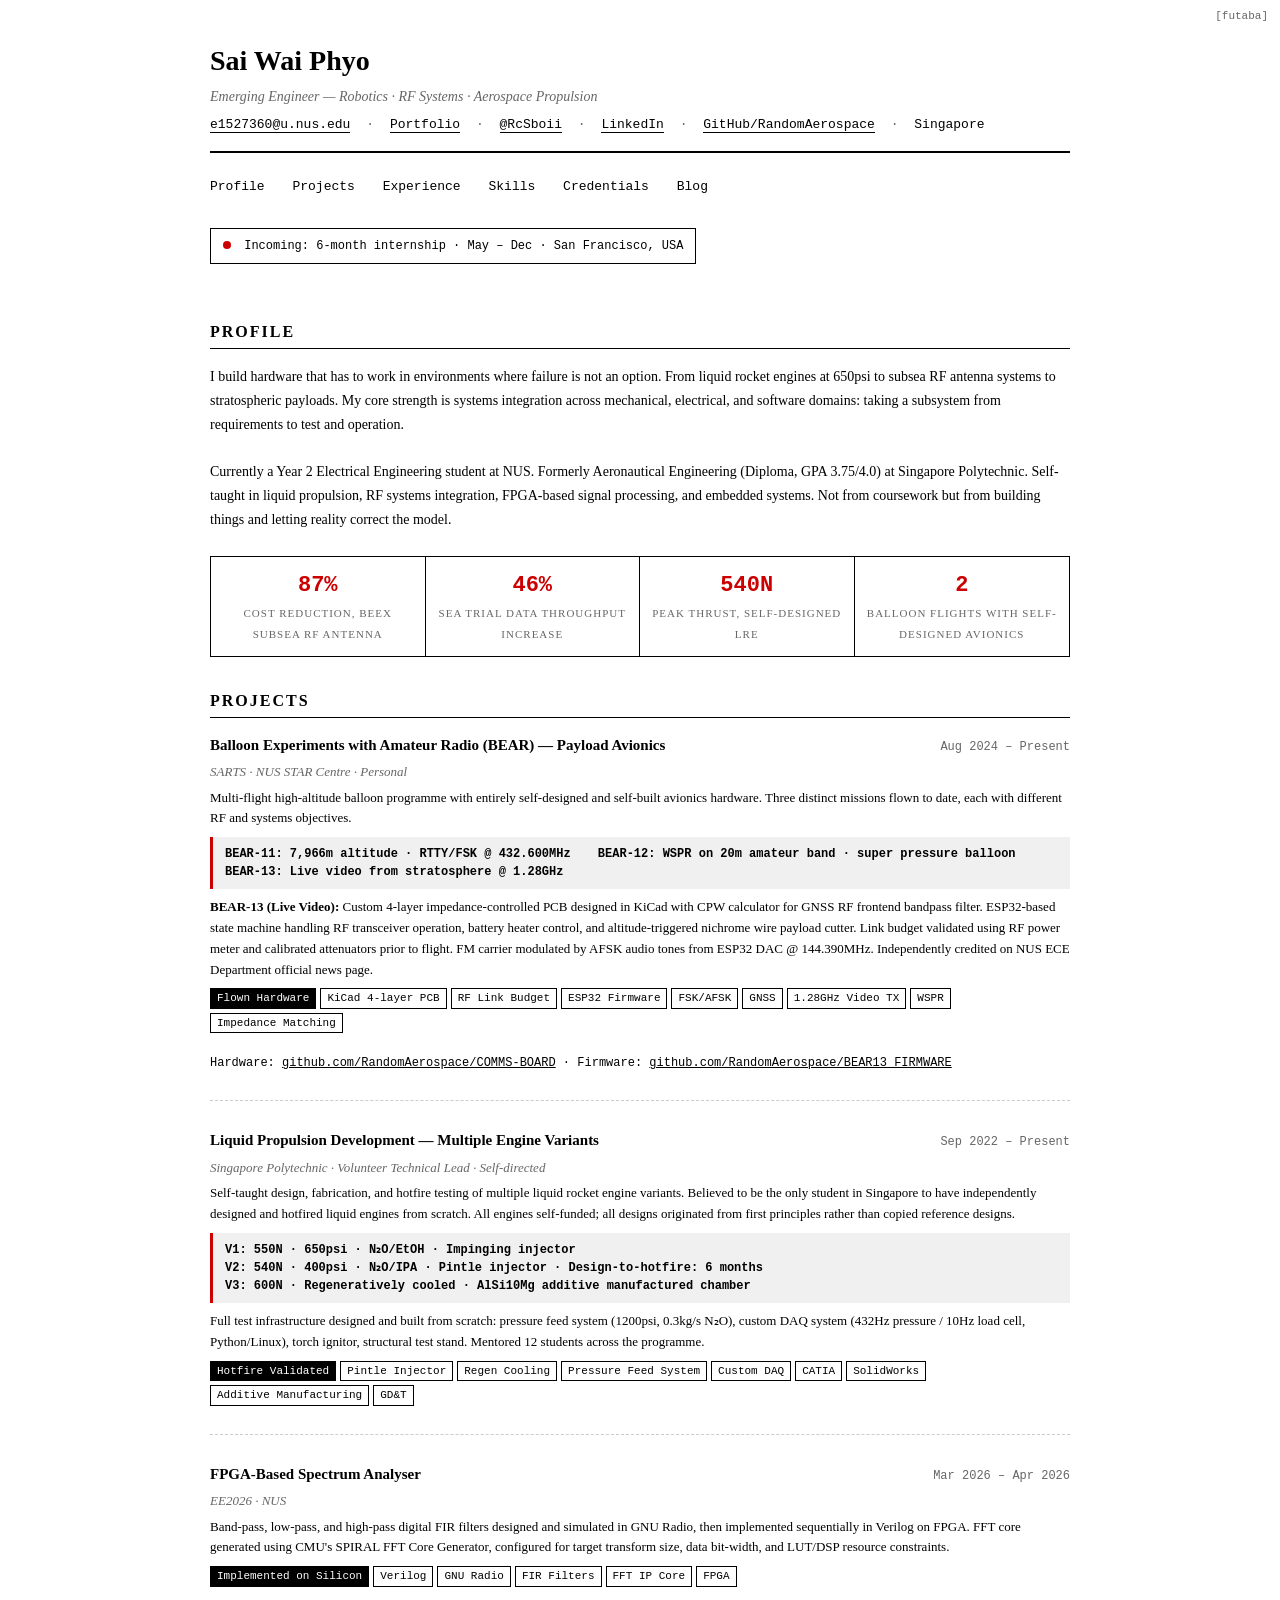
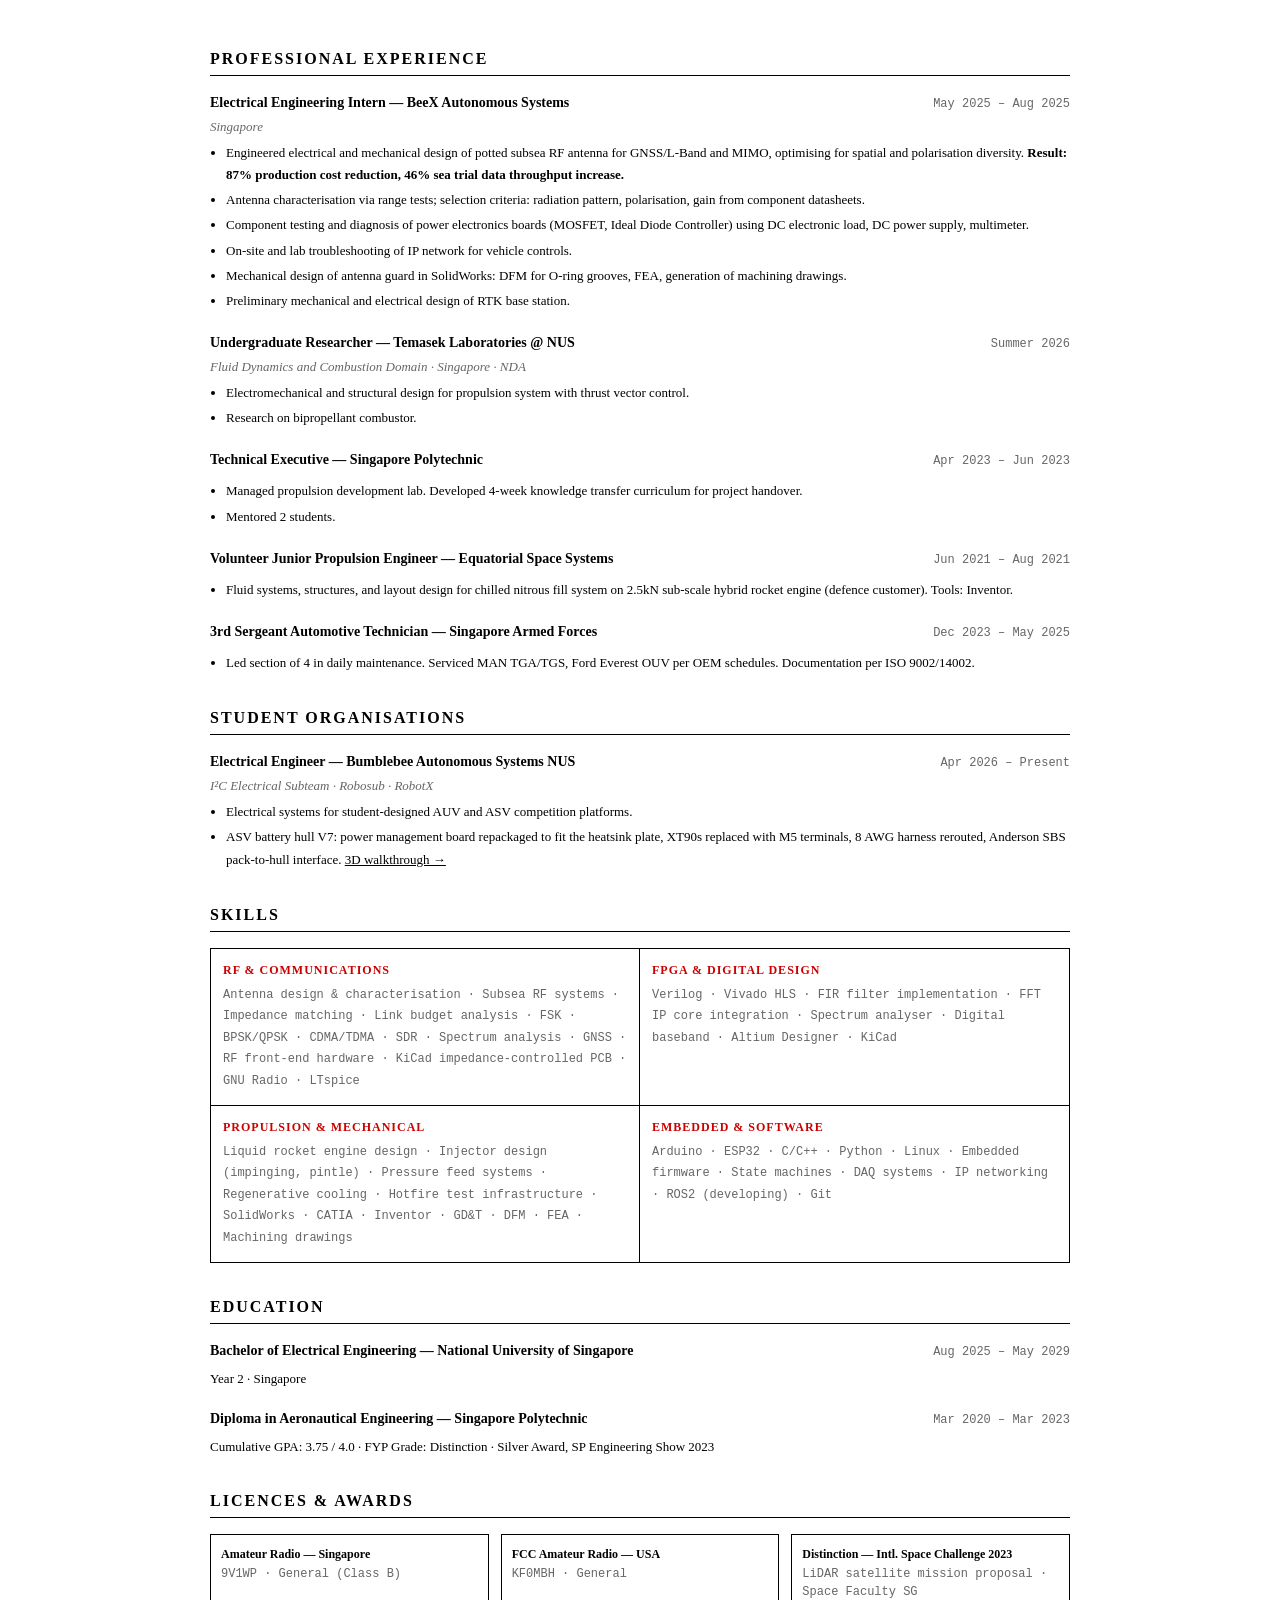
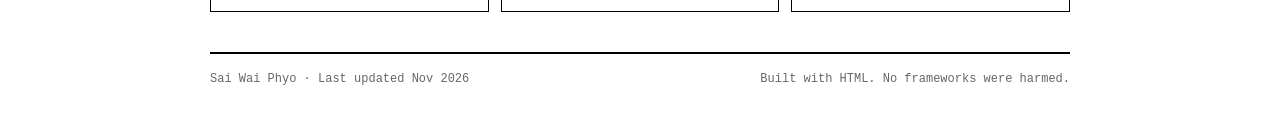
<file: index.html>
<!DOCTYPE html>
<html lang="en">
<head>
<meta charset="UTF-8">
<meta name="viewport" content="width=device-width, initial-scale=1.0">
<title>Sai Wai Phyo — Emerging Engineer</title>
<script>try{if(localStorage.getItem("theme")==="futaba")location.replace("eng/")}catch(e){}</script>
<style>
  /* Academic Brutalist — Information density over aesthetics */
  :root {
    --black: #000000;
    --white: #ffffff;
    --gray: #666666;
    --light-gray: #f0f0f0;
    --border: #000000;
    --accent: #cc0000; /* single red accent, like a correction pen */
  }

  * {
    margin: 0;
    padding: 0;
    box-sizing: border-box;
  }

  body {
    font-family: "Times New Roman", Times, serif;
    font-size: 14px;
    line-height: 1.5;
    color: var(--black);
    background: var(--white);
    max-width: 900px;
    margin: 0 auto;
    padding: 40px 20px;
  }

  /* Header — pure information, no decoration */
  header {
    border-bottom: 2px solid var(--black);
    padding-bottom: 16px;
    margin-bottom: 24px;
  }

  header h1 {
    font-size: 28px;
    font-weight: bold;
    letter-spacing: 0;
    margin-bottom: 4px;
  }

  header .subtitle {
    font-size: 14px;
    color: var(--gray);
    font-style: italic;
    margin-bottom: 8px;
  }

  header .contact-line {
    font-size: 13px;
    font-family: "Courier New", monospace;
  }

  header .contact-line a {
    color: var(--black);
    text-decoration: none;
    border-bottom: 1px solid var(--black);
  }

  header .contact-line a:hover {
    color: var(--accent);
    border-bottom-color: var(--accent);
  }

  header .contact-line span {
    margin: 0 8px;
    color: var(--gray);
  }

  /* Navigation — plain text links */
  nav {
    margin-bottom: 32px;
    font-size: 13px;
    font-family: "Courier New", monospace;
  }

  nav a {
    color: var(--black);
    text-decoration: none;
    margin-right: 20px;
    border-bottom: 1px solid transparent;
  }

  nav a:hover {
    border-bottom: 1px solid var(--black);
  }

  /* Section headers */
  h2 {
    font-size: 16px;
    font-weight: bold;
    text-transform: uppercase;
    letter-spacing: 2px;
    border-bottom: 1px solid var(--black);
    padding-bottom: 4px;
    margin-bottom: 16px;
    margin-top: 32px;
  }

  h3 {
    font-size: 14px;
    font-weight: bold;
    margin-bottom: 4px;
  }

  /* Profile section */
  .profile {
    margin-bottom: 24px;
    font-size: 14px;
    line-height: 1.7;
  }

  /* Stats bar — the numbers that matter */
  .stats-bar {
    display: grid;
    grid-template-columns: repeat(4, 1fr);
    border: 1px solid var(--black);
    margin-bottom: 32px;
  }

  .stat {
    padding: 12px;
    border-right: 1px solid var(--black);
    text-align: center;
  }

  .stat:last-child {
    border-right: none;
  }

  .stat-number {
    font-size: 22px;
    font-weight: bold;
    font-family: "Courier New", monospace;
    color: var(--accent);
    display: block;
  }

  .stat-label {
    font-size: 11px;
    color: var(--gray);
    text-transform: uppercase;
    letter-spacing: 1px;
  }

  /* Project entries */
  .project {
    margin-bottom: 28px;
    padding-bottom: 28px;
    border-bottom: 1px dashed #ccc;
  }

  .project:last-child {
    border-bottom: none;
  }

  .project-header {
    display: flex;
    justify-content: space-between;
    align-items: baseline;
    margin-bottom: 6px;
  }

  .project-title {
    font-size: 15px;
    font-weight: bold;
  }

  .project-date {
    font-size: 12px;
    color: var(--gray);
    font-family: "Courier New", monospace;
    white-space: nowrap;
  }

  .project-org {
    font-size: 13px;
    font-style: italic;
    color: var(--gray);
    margin-bottom: 6px;
  }

  .project-desc {
    font-size: 13px;
    line-height: 1.6;
    margin-bottom: 8px;
  }

  /* Tags */
  .tags {
    display: flex;
    flex-wrap: wrap;
    gap: 4px;
    margin-top: 8px;
  }

  .tag {
    font-family: "Courier New", monospace;
    font-size: 11px;
    border: 1px solid var(--black);
    padding: 1px 6px;
    background: var(--white);
  }

  .tag.highlight {
    background: var(--black);
    color: var(--white);
  }

  /* Metrics */
  .metrics {
    background: var(--light-gray);
    border-left: 3px solid var(--accent);
    padding: 8px 12px;
    margin: 8px 0;
    font-family: "Courier New", monospace;
    font-size: 12px;
  }

  .metrics span {
    display: inline-block;
    margin-right: 20px;
    font-weight: bold;
  }

  /* Skills table */
  .skills-grid {
    display: grid;
    grid-template-columns: 1fr 1fr;
    gap: 0;
    border: 1px solid var(--black);
    margin-bottom: 16px;
  }

  .skill-category {
    padding: 12px;
    border-right: 1px solid var(--black);
    border-bottom: 1px solid var(--black);
  }

  .skill-category:nth-child(even) {
    border-right: none;
  }

  .skill-category:nth-last-child(-n+2) {
    border-bottom: none;
  }

  .skill-category h4 {
    font-size: 12px;
    font-weight: bold;
    text-transform: uppercase;
    letter-spacing: 1px;
    margin-bottom: 6px;
    color: var(--accent);
  }

  .skill-category p {
    font-size: 12px;
    font-family: "Courier New", monospace;
    line-height: 1.8;
    color: var(--gray);
  }

  /* Experience entries */
  .experience {
    margin-bottom: 20px;
  }

  .exp-header {
    display: flex;
    justify-content: space-between;
    align-items: baseline;
  }

  .exp-date {
    font-size: 12px;
    color: var(--gray);
    font-family: "Courier New", monospace;
    white-space: nowrap;
  }

  .exp-bullets {
    margin: 6px 0 0 16px;
    font-size: 13px;
    line-height: 1.7;
  }

  .exp-bullets li {
    margin-bottom: 3px;
  }

  /* Credentials */
  .credentials {
    display: grid;
    grid-template-columns: repeat(3, 1fr);
    gap: 12px;
    margin-bottom: 16px;
  }

  .credential {
    border: 1px solid var(--black);
    padding: 10px;
    font-size: 12px;
  }

  .credential .cred-title {
    font-weight: bold;
    margin-bottom: 2px;
  }

  .credential .cred-detail {
    font-family: "Courier New", monospace;
    color: var(--gray);
  }

  /* Footer */
  footer {
    margin-top: 40px;
    padding-top: 16px;
    border-top: 2px solid var(--black);
    font-size: 12px;
    color: var(--gray);
    font-family: "Courier New", monospace;
    display: flex;
    justify-content: space-between;
  }

  /* Status indicator */
  .status {
    display: inline-block;
    width: 8px;
    height: 8px;
    background: var(--accent);
    border-radius: 50%;
    margin-right: 6px;
    animation: pulse 2s infinite;
  }

  @keyframes pulse {
    0%, 100% { opacity: 1; }
    50% { opacity: 0.3; }
  }

  .availability {
    font-family: "Courier New", monospace;
    font-size: 12px;
    margin-bottom: 24px;
    padding: 8px 12px;
    border: 1px solid var(--black);
    display: inline-block;
  }

  /* Links */
  a {
    color: var(--black);
  }

  a:hover {
    color: var(--accent);
  }

  /* Theme switch — a quiet way into the imageboard version */
  .theme-switch {
    position: absolute;
    top: 8px;
    right: 12px;
    font-family: "Courier New", monospace;
    font-size: 11px;
    color: var(--gray);
  }
  .theme-switch a { color: var(--gray); text-decoration: none; }
  .theme-switch a:hover { color: var(--accent); }

  /* Print friendliness */
  @media print {
    .status { animation: none; }
    body { font-size: 12px; }
    .theme-switch { display: none; }
  }

  @media (max-width: 600px) {
    .stats-bar { grid-template-columns: repeat(2, 1fr); }
    .skills-grid { grid-template-columns: 1fr; }
    .credentials { grid-template-columns: 1fr; }
    .project-header { flex-direction: column; }
  }
</style>
</head>
<body>

<div class="theme-switch">[<a href="eng/" onclick="try{localStorage.setItem('theme','futaba')}catch(e){}" title="Switch to the imageboard version">futaba</a>]</div>

<header>
  <h1>Sai Wai Phyo</h1>
  <div class="subtitle">Emerging Engineer — Robotics · RF Systems · Aerospace Propulsion</div>
  <div class="contact-line">
    <a href="mailto:e1527360@u.nus.edu">e1527360@u.nus.edu</a>
    <span>·</span>
    <a href="https://drive.google.com/file/d/1zwjKW01_G8EqG-WdmPTag42tZ5hW-RcL/view?usp=sharing" target="_blank">Portfolio</a>
    <span>·</span>
    <a href="https://twitter.com/RcSboii" target="_blank">@RcSboii</a>
    <span>·</span>
    <a href="https://linkedin.com/in/saiwaiphyord180" target="_blank">LinkedIn</a>
    <span>·</span>
    <a href="https://github.com/RandomAerospace" target="_blank">GitHub/RandomAerospace</a>
    <span>·</span>
    Singapore
  </div>
</header>

<nav>
  <a href="#profile">Profile</a>
  <a href="#projects">Projects</a>
  <a href="#experience">Experience</a>
  <a href="#skills">Skills</a>
  <a href="#credentials">Credentials</a>
  <a href="blog/">Blog</a>
</nav>

<div class="availability">
  <span class="status"></span>
  Incoming: 6-month internship · May – Dec · San Francisco, USA
</div>

<!-- PROFILE -->
<section id="profile">
  <h2>Profile</h2>
  <div class="profile">
    <p>
      I build hardware that has to work in environments where failure is not an option. From liquid rocket engines at 650psi to subsea RF antenna systems to stratospheric payloads. My core strength is systems integration across mechanical, electrical, and software domains: taking a subsystem from requirements to test and operation.
    </p>
    <br>
    <p>
      Currently a Year 2 Electrical Engineering student at NUS. Formerly Aeronautical Engineering (Diploma, GPA 3.75/4.0) at Singapore Polytechnic. Self-taught in liquid propulsion, RF systems integration, FPGA-based signal processing, and embedded systems. Not from coursework but from building things and letting reality correct the model.
  </div>

  <div class="stats-bar">
    <div class="stat">
      <span class="stat-number">87%</span>
      <span class="stat-label">Cost reduction, BeeX subsea RF antenna</span>
    </div>
    <div class="stat">
      <span class="stat-number">46%</span>
      <span class="stat-label">Sea trial data throughput increase</span>
    </div>
    <div class="stat">
      <span class="stat-number">540N</span>
      <span class="stat-label">Peak thrust, self-designed LRE</span>
    </div>
    <div class="stat">
      <span class="stat-number">2</span>
      <span class="stat-label">Balloon flights with self-designed avionics</span>
    </div>
  </div>
</section>

<!-- PROJECTS -->
<section id="projects">
  <h2>Projects</h2>

  <div class="project">
    <div class="project-header">
      <div class="project-title">Balloon Experiments with Amateur Radio (BEAR) — Payload Avionics</div>
      <div class="project-date">Aug 2024 – Present</div>
    </div>
    <div class="project-org">SARTS · NUS STAR Centre · Personal</div>
    <div class="project-desc">
      Multi-flight high-altitude balloon programme with entirely self-designed and self-built avionics hardware. Three distinct missions flown to date, each with different RF and systems objectives.
    </div>
    <div class="metrics">
      <span>BEAR-11: 7,966m altitude · RTTY/FSK @ 432.600MHz</span>
      <span>BEAR-12: WSPR on 20m amateur band · super pressure balloon</span>
      <span>BEAR-13: Live video from stratosphere @ 1.28GHz</span>
    </div>
    <div class="project-desc">
      <strong>BEAR-13 (Live Video):</strong> Custom 4-layer impedance-controlled PCB designed in KiCad with CPW calculator for GNSS RF frontend bandpass filter. ESP32-based state machine handling RF transceiver operation, battery heater control, and altitude-triggered nichrome wire payload cutter. Link budget validated using RF power meter and calibrated attenuators prior to flight. FM carrier modulated by AFSK audio tones from ESP32 DAC @ 144.390MHz. Independently credited on NUS ECE Department official news page.
    </div>
    <div class="tags">
      <span class="tag highlight">Flown Hardware</span>
      <span class="tag">KiCad 4-layer PCB</span>
      <span class="tag">RF Link Budget</span>
      <span class="tag">ESP32 Firmware</span>
      <span class="tag">FSK/AFSK</span>
      <span class="tag">GNSS</span>
      <span class="tag">1.28GHz Video TX</span>
      <span class="tag">WSPR</span>
      <span class="tag">Impedance Matching</span>
    </div>
    <br>
    <div style="font-size:12px; font-family: 'Courier New', monospace;">
      Hardware: <a href="https://github.com/RandomAerospace/COMMS-BOARD" target="_blank">github.com/RandomAerospace/COMMS-BOARD</a> ·
      Firmware: <a href="https://github.com/RandomAerospace/BEAR13_FIRMWARE" target="_blank">github.com/RandomAerospace/BEAR13_FIRMWARE</a>
    </div>
  </div>

  <div class="project">
    <div class="project-header">
      <div class="project-title">Liquid Propulsion Development — Multiple Engine Variants</div>
      <div class="project-date">Sep 2022 – Present</div>
    </div>
    <div class="project-org">Singapore Polytechnic · Volunteer Technical Lead · Self-directed</div>
    <div class="project-desc">
      Self-taught design, fabrication, and hotfire testing of multiple liquid rocket engine variants. Believed to be the only student in Singapore to have independently designed and hotfired liquid engines from scratch. All engines self-funded; all designs originated from first principles rather than copied reference designs.
    </div>
    <div class="metrics">
      <span>V1: 550N · 650psi · N₂O/EtOH · Impinging injector</span>
      <span>V2: 540N · 400psi · N₂O/IPA · Pintle injector · Design-to-hotfire: 6 months</span>
      <span>V3: 600N · Regeneratively cooled · AlSi10Mg additive manufactured chamber</span>
    </div>
    <div class="project-desc">
      Full test infrastructure designed and built from scratch: pressure feed system (1200psi, 0.3kg/s N₂O), custom DAQ system (432Hz pressure / 10Hz load cell, Python/Linux), torch ignitor, structural test stand. Mentored 12 students across the programme.
    </div>
    <div class="tags">
      <span class="tag highlight">Hotfire Validated</span>
      <span class="tag">Pintle Injector</span>
      <span class="tag">Regen Cooling</span>
      <span class="tag">Pressure Feed System</span>
      <span class="tag">Custom DAQ</span>
      <span class="tag">CATIA</span>
      <span class="tag">SolidWorks</span>
      <span class="tag">Additive Manufacturing</span>
      <span class="tag">GD&T</span>
    </div>
  </div>

  <div class="project">
    <div class="project-header">
      <div class="project-title">FPGA-Based Spectrum Analyser</div>
      <div class="project-date">Mar 2026 – Apr 2026</div>
    </div>
    <div class="project-org">EE2026 · NUS</div>
    <div class="project-desc">
      Band-pass, low-pass, and high-pass digital FIR filters designed and simulated in GNU Radio, then implemented sequentially in Verilog on FPGA. FFT core generated using CMU's SPIRAL FFT Core Generator, configured for target transform size, data bit-width, and LUT/DSP resource constraints.
    </div>
    <div class="tags">
      <span class="tag highlight">Implemented on Silicon</span>
      <span class="tag">Verilog</span>
      <span class="tag">GNU Radio</span>
      <span class="tag">FIR Filters</span>
      <span class="tag">FFT IP Core</span>
      <span class="tag">FPGA</span>
    </div>
  </div>
</section>


<!-- EXPERIENCE -->
<section id="experience">
  <h2>Professional Experience</h2>

  <div class="experience">
    <div class="exp-header">
      <h3>Electrical Engineering Intern — BeeX Autonomous Systems</h3>
      <div class="exp-date">May 2025 – Aug 2025</div>
    </div>
    <div class="project-org">Singapore</div>
    <ul class="exp-bullets">
      <li>Engineered electrical and mechanical design of potted subsea RF antenna for GNSS/L-Band and MIMO, optimising for spatial and polarisation diversity. <strong>Result: 87% production cost reduction, 46% sea trial data throughput increase.</strong></li>
      <li>Antenna characterisation via range tests; selection criteria: radiation pattern, polarisation, gain from component datasheets.</li>
      <li>Component testing and diagnosis of power electronics boards (MOSFET, Ideal Diode Controller) using DC electronic load, DC power supply, multimeter.</li>
      <li>On-site and lab troubleshooting of IP network for vehicle controls.</li>
      <li>Mechanical design of antenna guard in SolidWorks: DFM for O-ring grooves, FEA, generation of machining drawings.</li>
      <li>Preliminary mechanical and electrical design of RTK base station.</li>
    </ul>
  </div>

  <div class="experience">
    <div class="exp-header">
      <h3>Undergraduate Researcher — Temasek Laboratories @ NUS</h3>
      <div class="exp-date">Summer 2026</div>
    </div>
    <div class="project-org">Fluid Dynamics and Combustion Domain · Singapore · NDA</div>
    <ul class="exp-bullets">
      <li>Electromechanical and structural design for propulsion system with thrust vector control.</li>
      <li>Research on bipropellant combustor.</li>
    
    </ul>
  </div>

  <div class="experience">
    <div class="exp-header">
      <h3>Technical Executive — Singapore Polytechnic</h3>
      <div class="exp-date">Apr 2023 – Jun 2023</div>
    </div>
    <ul class="exp-bullets">
      <li>Managed propulsion development lab. Developed 4-week knowledge transfer curriculum for project handover.</li>
      <li>Mentored 2 students.</li>
    </ul>
  </div>

  <div class="experience">
    <div class="exp-header">
      <h3>Volunteer Junior Propulsion Engineer — Equatorial Space Systems</h3>
      <div class="exp-date">Jun 2021 – Aug 2021</div>
    </div>
    <ul class="exp-bullets">
      <li>Fluid systems, structures, and layout design for chilled nitrous fill system on 2.5kN sub-scale hybrid rocket engine (defence customer). Tools: Inventor.</li>
    </ul>
  </div>

  <div class="experience">
    <div class="exp-header">
      <h3>3rd Sergeant Automotive Technician — Singapore Armed Forces</h3>
      <div class="exp-date">Dec 2023 – May 2025</div>
    </div>
    <ul class="exp-bullets">
      <li>Led section of 4 in daily maintenance. Serviced MAN TGA/TGS, Ford Everest OUV per OEM schedules. Documentation per ISO 9002/14002.</li>
    </ul>
  </div>

</section>

<!-- ORGANISATIONS -->
<section>
  <h2>Student Organisations</h2>
  <div class="experience">
    <div class="exp-header">
      <h3>Electrical Engineer — Bumblebee Autonomous Systems NUS</h3>
      <div class="exp-date">Apr 2026 – Present</div>
    </div>
    <div class="project-org">I²C Electrical Subteam · Robosub · RobotX</div>
    <ul class="exp-bullets">
      <li>Electrical systems for student-designed AUV and ASV competition platforms.</li>
      <li>ASV battery hull V7: power management board repackaged to fit the heatsink plate, XT90s replaced with M5 terminals, 8 AWG harness rerouted, Anderson SBS pack-to-hull interface. <a href="battery-hull-v7-walkthrough.html" target="_blank">3D walkthrough →</a></li>
    </ul>
  </div>
</section>

<!-- SKILLS -->
<section id="skills">
  <h2>Skills</h2>
  <div class="skills-grid">
    <div class="skill-category">
      <h4>RF & Communications</h4>
      <p>Antenna design & characterisation · Subsea RF systems · Impedance matching · Link budget analysis · FSK · BPSK/QPSK · CDMA/TDMA · SDR · Spectrum analysis · GNSS · RF front-end hardware · KiCad impedance-controlled PCB · GNU Radio · LTspice</p>
    </div>
    <div class="skill-category">
      <h4>FPGA & Digital Design</h4>
      <p>Verilog · Vivado HLS · FIR filter implementation · FFT IP core integration · Spectrum analyser · Digital baseband · Altium Designer · KiCad</p>
    </div>
    <div class="skill-category">
      <h4>Propulsion & Mechanical</h4>
      <p>Liquid rocket engine design · Injector design (impinging, pintle) · Pressure feed systems · Regenerative cooling · Hotfire test infrastructure · SolidWorks · CATIA · Inventor · GD&T · DFM · FEA · Machining drawings</p>
    </div>
    <div class="skill-category">
      <h4>Embedded & Software</h4>
      <p>Arduino · ESP32 · C/C++ · Python · Linux · Embedded firmware · State machines · DAQ systems · IP networking · ROS2 (developing) · Git</p>
    </div>
  </div>
</section>

<!-- EDUCATION -->
<section>
  <h2>Education</h2>
  <div class="experience">
    <div class="exp-header">
      <h3>Bachelor of Electrical Engineering — National University of Singapore</h3>
      <div class="exp-date">Aug 2025 – May 2029</div>
    </div>
    <p style="font-size:13px; margin-top:4px;">Year 2 · Singapore</p>
  </div>
  <div class="experience">
    <div class="exp-header">
      <h3>Diploma in Aeronautical Engineering — Singapore Polytechnic</h3>
      <div class="exp-date">Mar 2020 – Mar 2023</div>
    </div>
    <p style="font-size:13px; margin-top:4px;">Cumulative GPA: 3.75 / 4.0 · FYP Grade: Distinction · Silver Award, SP Engineering Show 2023</p>
  </div>
</section>

<!-- CREDENTIALS -->
<section id="credentials">
  <h2>Licences & Awards</h2>
  <div class="credentials">
    <div class="credential">
      <div class="cred-title">Amateur Radio — Singapore</div>
      <div class="cred-detail">9V1WP · General (Class B)</div>
    </div>
    <div class="credential">
      <div class="cred-title">FCC Amateur Radio — USA</div>
      <div class="cred-detail">KF0MBH · General</div>
    </div>
    <div class="credential">
      <div class="cred-title">Distinction — Intl. Space Challenge 2023</div>
      <div class="cred-detail">LiDAR satellite mission proposal · Space Faculty SG</div>
    </div>
  </div>
</section>

<footer>
  <div>Sai Wai Phyo · Last updated Nov 2026</div>
  <div>Built with HTML. No frameworks were harmed.</div>
</footer>

</body>
</html>
</file>
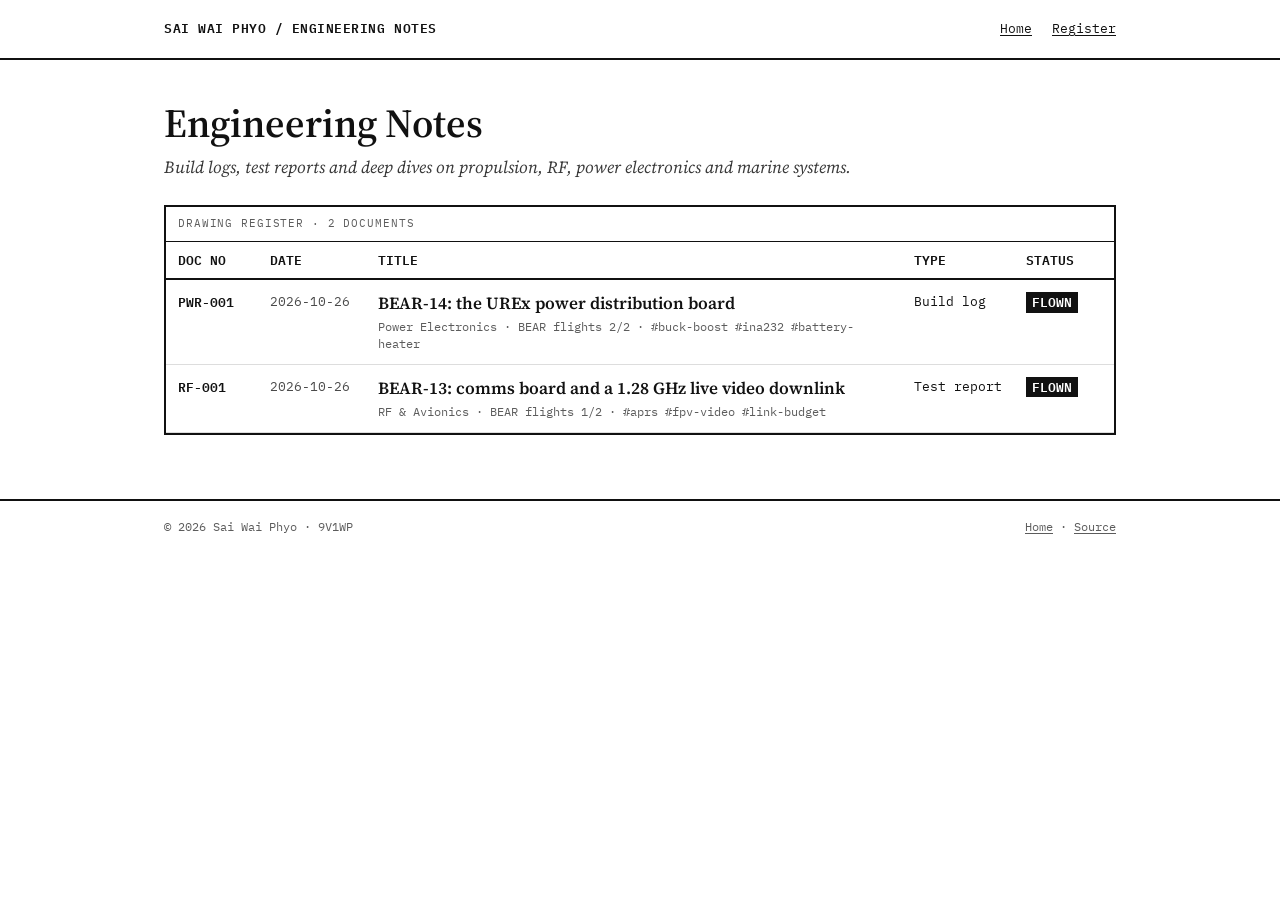
<file: blog/index.html>
<!doctype html>
<html lang="en">
<head>
<meta charset="utf-8">
<meta name="viewport" content="width=device-width, initial-scale=1, viewport-fit=cover">
<title>Engineering Notes · Sai Wai Phyo</title>
<meta name="description" content="Build logs, test reports and deep dives on propulsion, RF, power electronics and marine systems.">
<link rel="preconnect" href="https://fonts.googleapis.com">
<link rel="preconnect" href="https://fonts.gstatic.com" crossorigin>
<link rel="stylesheet" href="https://fonts.googleapis.com/css2?family=Source+Serif+4:ital,opsz,wght@0,8..60,400;0,8..60,600;1,8..60,400&amp;family=IBM+Plex+Mono:wght@400;500;600&amp;display=swap">
<link rel="stylesheet" href="blog.css">
</head>
<body>

<header class="site-head">
<div class="wrap">
<a class="brand" href="./">SAI WAI PHYO / ENGINEERING NOTES</a>
<nav aria-label="Site">
<a href="/">Home</a>
<a href="./">Register</a>
</nav>
</div>
</header>

<main class="wrap" style="padding-top: 40px">
<h1 style="margin: 0; font-size: 40px; line-height: 1.15; font-weight: 600">Engineering Notes</h1>
<p style="margin: 8px 0 0; color: var(--body2); font-style: italic">Build logs, test reports and deep dives on propulsion, RF, power electronics and marine systems.</p>

<div class="register">
<table>
<caption>DRAWING REGISTER · 2 DOCUMENTS</caption>
<thead><tr><th style="width: 92px">DOC NO</th><th style="width: 108px">DATE</th><th>TITLE</th><th style="width: 112px">TYPE</th><th style="width: 100px">STATUS</th></tr></thead>
<tbody>
<tr>
<td style="font-weight: 600">PWR-001</td>
<td style="color: #4a4a4a">2026-10-26</td>
<td class="title"><a href="pwr-001-bear14-urex-pdb/">BEAR-14: the UREx power distribution board</a><div class="meta">Power Electronics · BEAR flights 2/2 · #buck-boost #ina232 #battery-heater</div></td>
<td>Build log</td>
<td><span class="badge solid">FLOWN</span></td>
</tr>
<tr>
<td style="font-weight: 600">RF-001</td>
<td style="color: #4a4a4a">2026-10-26</td>
<td class="title"><a href="rf-001-bear13-comms-board/">BEAR-13: comms board and a 1.28 GHz live video downlink</a><div class="meta">RF &amp; Avionics · BEAR flights 1/2 · #aprs #fpv-video #link-budget</div></td>
<td>Test report</td>
<td><span class="badge solid">FLOWN</span></td>
</tr>
</tbody>
</table>
</div>
</main>

<footer class="site-foot">
<div class="wrap">
<span>© 2026 Sai Wai Phyo · 9V1WP</span>
<span><a href="/">Home</a> · <a href="https://github.com/RandomAerospace/saiwaiphyo.github.io">Source</a></span>
</div>
</footer>

</body>
</html>
</file>
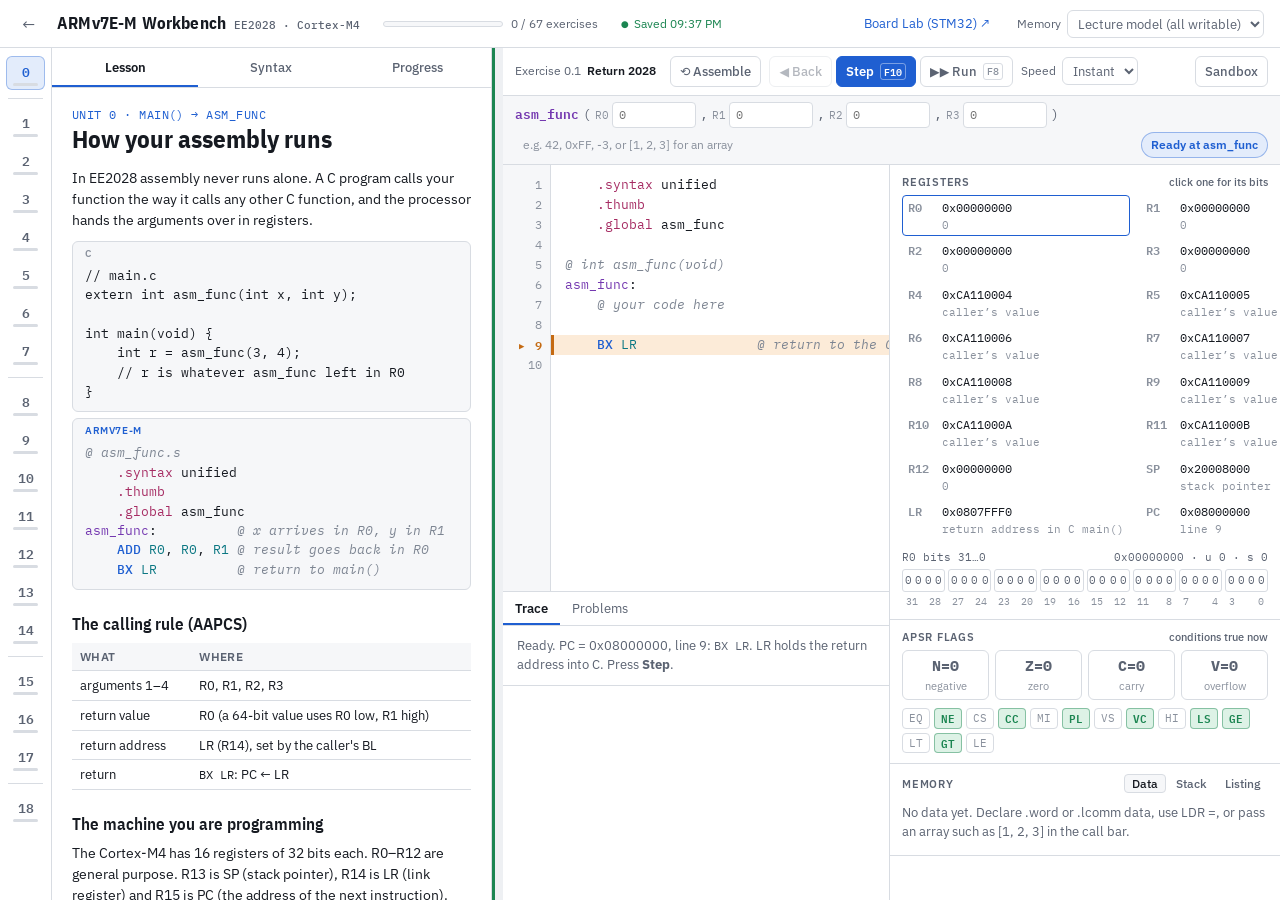
<file: ee2028/index.html>
<!DOCTYPE html>
<html lang="en">
<head>
<meta charset="utf-8">
<meta name="viewport" content="width=device-width, initial-scale=1">
<title>ARMv7E-M Workbench</title>
<meta name="description" content="Interactive ARMv7E-M (Cortex-M4) assembly course and emulator for NUS EE2028, with step-by-step tracing and auto-checked exercises.">
<link rel="icon" href="data:image/svg+xml,%3Csvg xmlns=%22http://www.w3.org/2000/svg%22 viewBox=%220 0 32 32%22%3E%3Crect width=%2232%22 height=%2232%22 rx=%226%22 fill=%22%231F5FD1%22/%3E%3Ctext x=%2216%22 y=%2222%22 font-family=%22monospace%22 font-size=%2214%22 font-weight=%22700%22 fill=%22white%22 text-anchor=%22middle%22%3EM4%3C/text%3E%3C/svg%3E">
<link rel="preconnect" href="https://fonts.googleapis.com">
<link rel="preconnect" href="https://fonts.gstatic.com" crossorigin>
<link href="https://fonts.googleapis.com/css2?family=IBM+Plex+Mono:wght@400;500;600&family=IBM+Plex+Sans+Condensed:wght@500;600;700&family=IBM+Plex+Sans:ital,wght@0,400;0,500;0,600;1,400&display=swap" rel="stylesheet">
<style>
/* Datasheet-style workbench: cool paper, cobalt accent, amber marks what just changed.
   Layout: unit rail | lesson pane | workbench (editor + machine state). */
:root {
  --bg: #EEF0F3;
  --panel: #FFFFFF;
  --sunk: #F6F7F9;
  --ink: #161A21;
  --muted: #5B6372;
  --faint: #8A919D;
  --line: #D8DCE2;
  --accent: #1F5FD1;
  --accent-soft: #E3ECFB;
  --hot: #C46A12;
  --hot-soft: #FCEBD8;
  --ok: #1B8551;
  --ok-soft: #DDF2E6;
  --bad: #C2372F;
  --bad-soft: #FBE3E1;
  --c-mn: #1F5FD1; --c-rg: #0B7783; --c-im: #9A4F00; --c-lb: #7438B0; --c-dr: #A62C63; --c-cm: #7D8592;
  --f-display: "IBM Plex Sans Condensed", "Arial Narrow", sans-serif;
  --f-body: "IBM Plex Sans", "Segoe UI", system-ui, sans-serif;
  --f-mono: "IBM Plex Mono", ui-monospace, "SFMono-Regular", Menlo, Consolas, monospace;
  color-scheme: light;
}
@media (prefers-color-scheme: dark) {
  :root:not([data-theme="light"]) {
    --bg: #0E1116; --panel: #151920; --sunk: #11151B; --ink: #E5E8ED; --muted: #9AA2AF; --faint: #6D7582; --line: #262C36;
    --accent: #78A2FF; --accent-soft: #1A2740; --hot: #F2A65A; --hot-soft: #3A2814; --ok: #4CC38A; --ok-soft: #143023; --bad: #FF7A72; --bad-soft: #3A1816;
    --c-mn: #8FB2FF; --c-rg: #5CCAD3; --c-im: #E8AE6A; --c-lb: #C2A3F2; --c-dr: #F08DBB; --c-cm: #6F7886;
    color-scheme: dark;
  }
}
:root[data-theme="dark"] {
  --bg: #0E1116; --panel: #151920; --sunk: #11151B; --ink: #E5E8ED; --muted: #9AA2AF; --faint: #6D7582; --line: #262C36;
  --accent: #78A2FF; --accent-soft: #1A2740; --hot: #F2A65A; --hot-soft: #3A2814; --ok: #4CC38A; --ok-soft: #143023; --bad: #FF7A72; --bad-soft: #3A1816;
  --c-mn: #8FB2FF; --c-rg: #5CCAD3; --c-im: #E8AE6A; --c-lb: #C2A3F2; --c-dr: #F08DBB; --c-cm: #6F7886;
  color-scheme: dark;
}
* { box-sizing: border-box; }
html, body { height: 100%; margin: 0; }
body { background: var(--bg); color: var(--ink); font: 14px/1.5 var(--f-body); display: flex; flex-direction: column; overflow: hidden; }
button, select, input { font: inherit; color: inherit; }
button { cursor: pointer; }
:focus-visible { outline: 2px solid var(--accent); outline-offset: 1px; }
code, .mono { font-family: var(--f-mono); font-size: 0.92em; }

/* ---------- top bar ---------- */
.top { display: flex; align-items: center; gap: 16px; padding: 0 16px; height: 48px; background: var(--panel); border-bottom: 1px solid var(--line); flex: none; }
.brand { font-family: var(--f-display); font-weight: 700; font-size: 17px; letter-spacing: 0.01em; white-space: nowrap; }
.brand small { font-family: var(--f-mono); font-weight: 500; font-size: 11px; color: var(--muted); margin-left: 8px; letter-spacing: 0; }
.progress { display: flex; align-items: center; gap: 8px; color: var(--muted); font-size: 12px; font-variant-numeric: tabular-nums; background: transparent; border: 1px solid transparent; border-radius: 6px; padding: 4px 6px; }
.progress:hover { border-color: var(--line); background: var(--sunk); }
.progress .bar { display: block; width: 120px; height: 6px; background: var(--sunk); border: 1px solid var(--line); border-radius: 3px; overflow: hidden; }
.progress .bar i { display: block; height: 100%; background: var(--ok); width: 0; transition: width .3s; }
.top .spacer { flex: 1; }
.home { color: var(--muted); text-decoration: none; font-size: 16px; padding: 2px 6px; border-radius: 6px; }
.home:hover { background: var(--sunk); color: var(--ink); }
.savestate { font-size: 11.5px; color: var(--ok); white-space: nowrap; }
.savestate::before { content: "●"; margin-right: 5px; font-size: 9px; vertical-align: 1px; }
.savestate.bad { color: var(--bad); }
.stats { display: grid; grid-template-columns: repeat(auto-fill, minmax(118px, 1fr)); gap: 8px; margin: 4px 0 10px; }
.tile { border: 1px solid var(--line); border-radius: 8px; padding: 8px 10px; background: var(--sunk); }
.tile b { display: block; font: 700 24px/1.1 var(--f-display); font-variant-numeric: tabular-nums; }
.tile b small { font-size: 14px; color: var(--muted); font-weight: 600; }
.tile span { font-size: 11.5px; color: var(--muted); }
.muted-line { color: var(--muted); font-size: 12.5px; }
table.prog td { vertical-align: middle; }
table.prog td.cnt { color: var(--muted); text-align: right; white-space: nowrap; }
.linkish { background: none; border: 0; padding: 0; text-align: left; color: var(--ink); font-weight: 500; font-size: 12.5px; }
.linkish:hover { color: var(--accent); text-decoration: underline; }
.linkish .mono { color: var(--faint); margin-right: 4px; }
.chips { display: flex; flex-wrap: wrap; gap: 4px; }
.chip { font: 500 11px var(--f-mono); padding: 1px 6px; border-radius: 4px; border: 1px solid var(--line); background: var(--panel); color: var(--faint); }
.chip.pass { background: var(--ok-soft); color: var(--ok); border-color: color-mix(in srgb, var(--ok) 40%, transparent); font-weight: 600; }
.chip.tried { background: var(--hot-soft); color: var(--hot); border-color: color-mix(in srgb, var(--hot) 40%, transparent); }
.btn.danger { color: var(--bad); border-color: color-mix(in srgb, var(--bad) 45%, var(--line)); }
.btn.danger:hover { background: var(--bad-soft); }
label.btn { cursor: pointer; }
.pastearea { width: 100%; height: 120px; font: 11.5px var(--f-mono); border: 1px solid var(--line); border-radius: 6px; padding: 8px; background: var(--sunk); color: var(--ink); resize: vertical; }
.bk-msg { font-size: 12.5px; min-height: 1.2em; }
.bk-msg.ok { color: var(--ok); } .bk-msg.bad { color: var(--bad); }
.ex-meta { font-size: 11.5px; color: var(--muted); margin-top: 6px; }
.tut-bar { display: flex; align-items: center; justify-content: space-between; gap: 8px; flex-wrap: wrap; position: sticky; top: -18px; background: var(--panel); padding: 8px 0; z-index: 1; border-bottom: 1px solid var(--line); }
.tut-src { font-size: 12px; color: var(--muted); margin: -2px 0 8px; }
.tut-src.mine { color: var(--hot); }
.tq { display: grid; grid-template-columns: 30px 1fr; gap: 6px; border: 1px solid var(--line); border-radius: 8px; padding: 10px 12px 8px 8px; margin-bottom: 8px; }
.tq.seen { border-color: color-mix(in srgb, var(--ok) 45%, var(--line)); }
.tq-n { font: 600 12px var(--f-mono); color: var(--faint); padding-top: 2px; }
.tq.seen .tq-n { color: var(--ok); }
.tq-body { min-width: 0; font-size: 13.5px; }
.tq-body p { margin: 0 0 8px; }
.tq-body ul, .tq-body ol { margin: 0 0 8px; padding-left: 20px; }
.tq-sol { border-top: 1px dashed var(--line); margin-top: 8px; padding-top: 8px; }
.tq-label { font: 600 10.5px var(--f-body); letter-spacing: .06em; text-transform: uppercase; color: var(--ok); margin-bottom: 6px; }
.tut-src.mine + .tq .tq-label, .tq-label:has(+ *) { }
.bench { font-size: 12px; color: var(--muted); border-left: 3px solid var(--ok); padding-left: 8px; }
.tutfig { margin: 6px 0 10px; }
.tutfig img { display: block; max-width: 100%; height: auto; background: #fff; border: 1px solid var(--line); border-radius: 6px; padding: 4px; }
.tutfig figcaption { font-size: 11.5px; color: var(--muted); margin-top: 4px; }
svg.wave { width: 100%; max-width: 560px; height: auto; display: block; margin: 4px 0 8px; font: 11px var(--f-mono); }
svg.wave text { fill: var(--muted); }
svg.wave .grid { stroke: var(--line); stroke-dasharray: 2 3; }
svg.wave .sig { fill: none; stroke: var(--accent); stroke-width: 2.5; }
.seg { display: inline-flex; border: 1px solid var(--line); border-radius: 6px; overflow: hidden; }
.seg button { background: transparent; border: 0; padding: 5px 10px; font-size: 12.5px; color: var(--muted); }
.seg button[aria-pressed="true"] { background: var(--accent-soft); color: var(--accent); font-weight: 600; }
.seg button + button { border-left: 1px solid var(--line); }
label.inline { display: inline-flex; align-items: center; gap: 6px; font-size: 12px; color: var(--muted); }
select { background: var(--panel); border: 1px solid var(--line); border-radius: 6px; padding: 4px 6px; font-size: 12.5px; }

/* ---------- main grid ---------- */
.main { flex: 1; min-height: 0; display: grid; grid-template-columns: 52px minmax(340px, 440px) 1fr; }
.rail { background: var(--panel); border-right: 1px solid var(--line); overflow-y: auto; padding: 8px 6px; display: flex; flex-direction: column; gap: 4px; }
.rail button { position: relative; border: 1px solid transparent; background: transparent; border-radius: 6px; height: 34px; font-family: var(--f-mono); font-weight: 600; font-size: 13px; color: var(--muted); padding: 0; }
.rail button:hover { background: var(--sunk); }
.rail button[aria-current="true"] { background: var(--accent-soft); color: var(--accent); border-color: color-mix(in srgb, var(--accent) 35%, transparent); }
.rail button .fill { position: absolute; left: 6px; right: 6px; bottom: 3px; height: 3px; border-radius: 2px; background: var(--line); overflow: hidden; }
.rail button .fill i { display: block; height: 100%; background: var(--ok); }
.rail .sep { height: 1px; background: var(--line); margin: 4px 2px; }

.pane { background: var(--panel); border-right: 1px solid var(--line); display: flex; flex-direction: column; min-height: 0; }
.pane-tabs { display: flex; gap: 0; border-bottom: 1px solid var(--line); flex: none; }
.pane-tabs button { flex: 1; background: transparent; border: 0; border-bottom: 2px solid transparent; padding: 10px 4px 8px; font-size: 12.5px; color: var(--muted); font-weight: 500; }
.pane-tabs button[aria-selected="true"] { color: var(--ink); border-bottom-color: var(--accent); font-weight: 600; }
.pane-body { overflow-y: auto; padding: 18px 20px 40px; flex: 1; min-height: 0; }
.unit-kicker { font-family: var(--f-mono); font-size: 11.5px; color: var(--accent); letter-spacing: .04em; text-transform: uppercase; }
.pane-body h2 { font-family: var(--f-display); font-weight: 700; font-size: 25px; line-height: 1.15; margin: 2px 0 14px; text-wrap: balance; }
.pane-body h3 { font-family: var(--f-display); font-weight: 600; font-size: 16.5px; margin: 22px 0 6px; }
.pane-body p { margin: 0 0 10px; }
.pane-body table.ref { border-collapse: collapse; width: 100%; font-size: 12.5px; margin: 6px 0 12px; }
.pane-body table.ref th, .pane-body table.ref td { text-align: left; padding: 5px 8px; border-bottom: 1px solid var(--line); vertical-align: top; }
.pane-body table.ref th { font-weight: 600; color: var(--muted); font-size: 11.5px; text-transform: uppercase; letter-spacing: .03em; background: var(--sunk); }
.pane-body table.ref code { white-space: nowrap; }
.note, .warn { border-left: 3px solid var(--accent); background: var(--accent-soft); padding: 8px 12px; border-radius: 0 6px 6px 0; margin: 10px 0 12px; font-size: 13px; }
.warn { border-left-color: var(--hot); background: var(--hot-soft); }
pre { margin: 0; }
.pane-body pre { font: 12.5px/1.55 var(--f-mono); background: var(--sunk); border: 1px solid var(--line); border-radius: 6px; padding: 10px 12px; overflow-x: auto; margin: 6px 0 12px; position: relative; tab-size: 8; }
.trio { display: grid; grid-template-columns: 1fr; gap: 6px; margin: 8px 0 12px; }
.trio pre { margin: 0; padding-top: 24px; }
.trio pre::before { position: absolute; top: 5px; left: 12px; font: 600 10px var(--f-body); letter-spacing: .06em; text-transform: uppercase; color: var(--faint); }
.trio pre.py::before { content: "Python"; }
.trio pre.c::before { content: "C"; }
.trio pre.asm::before { content: "ARMv7E-M"; color: var(--accent); }
.loadbtn { display: inline-flex; align-items: center; gap: 6px; margin: -6px 0 14px; font-size: 12.5px; font-weight: 600; color: var(--accent); background: var(--accent-soft); border: 1px solid color-mix(in srgb, var(--accent) 30%, transparent); padding: 4px 10px; border-radius: 6px; }
.loadbtn:hover { background: color-mix(in srgb, var(--accent) 18%, var(--panel)); }
.t-mn { color: var(--c-mn); font-weight: 500; } .t-rg { color: var(--c-rg); } .t-im { color: var(--c-im); } .t-lb { color: var(--c-lb); }
.t-dr { color: var(--c-dr); } .t-cm { color: var(--c-cm); font-style: italic; } .t-sh { color: var(--c-mn); } .t-nu { color: var(--c-im); }

/* exercises in pane */
.ex-head { display: flex; align-items: baseline; justify-content: space-between; margin: 28px 0 8px; border-top: 1px solid var(--line); padding-top: 16px; }
.ex-head h3 { margin: 0; }
.ex-list { display: flex; flex-direction: column; gap: 6px; }
.ex { border: 1px solid var(--line); border-radius: 8px; background: var(--panel); }
.ex > button.ex-title { width: 100%; display: flex; align-items: center; gap: 10px; text-align: left; background: transparent; border: 0; padding: 9px 12px; font-weight: 600; font-size: 13.5px; }
.ex .dot { width: 18px; height: 18px; border-radius: 50%; border: 1.5px solid var(--line); flex: none; display: grid; place-items: center; font-size: 11px; color: transparent; }
.ex.done .dot { background: var(--ok); border-color: var(--ok); color: #fff; }
.ex .exn { font-family: var(--f-mono); font-size: 11.5px; color: var(--faint); font-weight: 500; }
.ex.active { border-color: color-mix(in srgb, var(--accent) 55%, var(--line)); box-shadow: 0 0 0 3px var(--accent-soft); }
.ex-body { padding: 0 12px 12px; font-size: 13.5px; }
.ex-actions { display: flex; flex-wrap: wrap; gap: 6px; margin: 10px 0 4px; }
.btn { border: 1px solid var(--line); background: var(--panel); border-radius: 6px; padding: 5px 11px; font-size: 12.5px; font-weight: 500; display: inline-flex; align-items: center; gap: 6px; }
.btn:hover { background: var(--sunk); }
.btn.primary { background: var(--accent); border-color: var(--accent); color: #fff; font-weight: 600; }
.btn.primary:hover { background: color-mix(in srgb, var(--accent) 88%, #000); }
.btn:disabled { opacity: .45; cursor: default; }
.hint { background: var(--sunk); border: 1px dashed var(--line); padding: 6px 10px; border-radius: 6px; margin: 6px 0; font-size: 13px; }
.results { margin-top: 10px; border: 1px solid var(--line); border-radius: 6px; overflow: hidden; }
.results .sum { padding: 7px 10px; font-weight: 600; font-size: 13px; display: flex; align-items: center; justify-content: space-between; gap: 8px; }
.results .sum.pass { background: var(--ok-soft); color: var(--ok); }
.results .sum.fail { background: var(--bad-soft); color: var(--bad); }
.results .row { display: grid; grid-template-columns: 18px 1fr auto; gap: 8px; padding: 6px 10px; border-top: 1px solid var(--line); font-size: 12.5px; align-items: start; }
.results .row .ic { font-weight: 700; }
.results .row.ok .ic { color: var(--ok); } .results .row.no .ic { color: var(--bad); }
.results .row .lab { font-family: var(--f-mono); font-size: 12px; word-break: break-word; }
.results .row .det { color: var(--muted); margin-top: 2px; font-family: var(--f-body); }
.results .row button { font-size: 11.5px; padding: 2px 8px; }

/* ---------- workbench ---------- */
.bench { display: flex; flex-direction: column; min-width: 0; min-height: 0; }
.toolbar { display: flex; flex-wrap: wrap; align-items: center; gap: 6px 8px; padding: 8px 12px; background: var(--panel); border-bottom: 1px solid var(--line); flex: none; }
.ctx { font-size: 12px; color: var(--muted); display: flex; align-items: center; gap: 6px; margin-right: 6px; max-width: 280px; }
.ctx b { color: var(--ink); font-weight: 600; white-space: nowrap; overflow: hidden; text-overflow: ellipsis; }
.tb-group { display: inline-flex; gap: 4px; }
.tb-group .btn { padding: 5px 9px; }
.kbd { font-family: var(--f-mono); font-size: 10px; color: var(--faint); border: 1px solid var(--line); border-radius: 3px; padding: 0 3px; }
.btn.primary .kbd { color: #fff; border-color: rgba(255,255,255,.4); }
.callbar { display: flex; align-items: center; gap: 4px; font-family: var(--f-mono); font-size: 12.5px; flex-wrap: wrap; padding: 6px 12px; background: var(--sunk); border-bottom: 1px solid var(--line); flex: none; }
.callbar .fname { color: var(--c-lb); font-weight: 600; }
.callbar label { display: inline-flex; align-items: center; gap: 3px; color: var(--faint); font-size: 11px; }
.callbar input { width: 84px; border: 1px solid var(--line); background: var(--panel); border-radius: 4px; padding: 3px 6px; font-family: var(--f-mono); font-size: 12px; }
.callbar .hintx { color: var(--faint); font-family: var(--f-body); font-size: 11.5px; margin-left: 8px; }
.status { margin-left: auto; font-family: var(--f-body); font-size: 12px; font-weight: 600; padding: 3px 9px; border-radius: 999px; border: 1px solid var(--line); color: var(--muted); white-space: nowrap; }
.status.ready { color: var(--accent); border-color: color-mix(in srgb, var(--accent) 40%, transparent); background: var(--accent-soft); }
.status.ret { color: var(--ok); background: var(--ok-soft); border-color: transparent; }
.status.fault, .status.err { color: var(--bad); background: var(--bad-soft); border-color: transparent; }
.status.run { color: var(--hot); background: var(--hot-soft); border-color: transparent; }

.wb { flex: 1; min-height: 0; display: grid; grid-template-columns: minmax(300px, 1fr) minmax(330px, 390px); }
.left { display: flex; flex-direction: column; min-height: 0; min-width: 0; border-right: 1px solid var(--line); }
.editor { position: relative; flex: 1 1 58%; min-height: 200px; display: flex; background: var(--panel); overflow: hidden; }
.gutter { width: 48px; flex: none; background: var(--sunk); border-right: 1px solid var(--line); overflow: hidden; position: relative; user-select: none; }
.gutter .gin { position: absolute; top: 0; left: 0; right: 0; padding-top: 10px; }
.gutter .g { height: 20px; line-height: 20px; font: 11.5px/20px var(--f-mono); color: var(--faint); text-align: right; padding-right: 8px; position: relative; cursor: pointer; font-variant-numeric: tabular-nums; }
.gutter .g:hover { color: var(--ink); }
.gutter .g.bp::before { content: ""; position: absolute; left: 6px; top: 6px; width: 8px; height: 8px; border-radius: 50%; background: var(--bad); }
.gutter .g.er { color: var(--bad); font-weight: 600; }
.gutter .g.cur { color: var(--hot); font-weight: 600; }
.gutter .g.cur::after { content: "▶"; position: absolute; left: 16px; top: 0; font-size: 9px; color: var(--hot); }
.code { position: relative; flex: 1; min-width: 0; overflow: hidden; }
.code pre.hl, .code textarea { font: 13px/20px var(--f-mono); tab-size: 8; padding: 10px 14px; margin: 0; white-space: pre; letter-spacing: 0; }
.code pre.hl { position: absolute; top: 0; left: 0; min-width: 100%; pointer-events: none; color: var(--ink); }
.code pre.hl > span { display: block; height: 20px; padding: 0 14px; margin: 0 -14px; }
.code pre.hl > span.cur { background: var(--hot-soft); box-shadow: inset 3px 0 0 var(--hot); }
.code pre.hl > span.er { background: var(--bad-soft); }
.code pre.hl > span.bpl { background: color-mix(in srgb, var(--bad) 7%, transparent); }
.code textarea { position: absolute; inset: 0; width: 100%; height: 100%; resize: none; border: 0; outline: none; background: transparent; color: transparent; caret-color: var(--ink); overflow: auto; }
.code textarea::selection { background: color-mix(in srgb, var(--accent) 28%, transparent); color: transparent; }

.lower { flex: 1 1 42%; min-height: 150px; display: flex; flex-direction: column; border-top: 1px solid var(--line); background: var(--panel); }
.lower-tabs { display: flex; align-items: center; border-bottom: 1px solid var(--line); flex: none; padding-right: 8px; }
.lower-tabs button { background: transparent; border: 0; border-bottom: 2px solid transparent; padding: 7px 12px 5px; font-size: 12.5px; color: var(--muted); }
.lower-tabs button[aria-selected="true"] { color: var(--ink); border-bottom-color: var(--accent); font-weight: 600; }
.lower-tabs .cnt { font-family: var(--f-mono); font-size: 10.5px; background: var(--bad); color: #fff; border-radius: 8px; padding: 0 5px; margin-left: 4px; }
.lower-body { flex: 1; overflow-y: auto; min-height: 0; }
.now { padding: 10px 14px; border-bottom: 1px solid var(--line); }
.now .where { font-family: var(--f-mono); font-size: 11.5px; color: var(--faint); }
.now .ins { font-family: var(--f-mono); font-size: 14px; font-weight: 600; margin: 2px 0 6px; }
.now .exp { font-family: var(--f-mono); font-size: 12.5px; line-height: 1.6; white-space: pre-wrap; color: var(--ink); }
.now .exp .skip { color: var(--faint); }
.now.fault .exp { color: var(--bad); }
.now.idle { color: var(--muted); font-size: 13px; }
.hist { font-family: var(--f-mono); font-size: 11.5px; }
.hist div { padding: 3px 14px; border-bottom: 1px solid color-mix(in srgb, var(--line) 50%, transparent); display: grid; grid-template-columns: 44px 170px 1fr; gap: 8px; color: var(--muted); white-space: nowrap; overflow: hidden; text-overflow: ellipsis; }
.hist div span { overflow: hidden; text-overflow: ellipsis; }
.hist div.sk { opacity: .55; }
.probs { padding: 6px 0; }
.probs div { padding: 5px 14px; font-size: 12.5px; display: grid; grid-template-columns: 64px 1fr; gap: 8px; cursor: pointer; }
.probs div:hover { background: var(--sunk); }
.probs .ln { font-family: var(--f-mono); color: var(--bad); font-weight: 600; }
.probs .w .ln { color: var(--hot); }
.probs .empty { color: var(--muted); cursor: default; display: block; }

/* state column */
.state { overflow-y: auto; background: var(--panel); min-height: 0; }
.sec { border-bottom: 1px solid var(--line); padding: 10px 12px; }
.sec h4 { margin: 0 0 6px; font: 600 11px var(--f-body); letter-spacing: .07em; text-transform: uppercase; color: var(--muted); display: flex; justify-content: space-between; align-items: center; }
.sec h4 .mini { text-transform: none; letter-spacing: 0; font-weight: 500; }
.regs { display: grid; grid-template-columns: 1fr 1fr; gap: 2px 10px; font-family: var(--f-mono); font-size: 12px; font-variant-numeric: tabular-nums; }
.reg { display: grid; grid-template-columns: 30px 1fr; gap: 4px; padding: 2px 5px; border-radius: 4px; cursor: pointer; border: 1px solid transparent; align-items: baseline; }
.reg:hover { background: var(--sunk); }
.reg .n { color: var(--faint); font-weight: 600; }
.reg .v { color: var(--ink); }
.reg .d { color: var(--faint); font-size: 11px; display: block; overflow: hidden; text-overflow: ellipsis; white-space: nowrap; }
.reg.ch { background: var(--hot-soft); }
.reg.ch .v { color: var(--hot); font-weight: 600; }
.reg.sel { border-color: var(--accent); }
.bits { margin-top: 8px; font-family: var(--f-mono); font-size: 10px; }
.bits .row { display: grid; grid-template-columns: repeat(8, 1fr); gap: 3px; }
.bits .nib { display: grid; grid-template-columns: repeat(4, 1fr); border: 1px solid var(--line); border-radius: 3px; overflow: hidden; }
.bits .nib span { text-align: center; padding: 2px 0; font-size: 11px; }
.bits .nib span.one { background: var(--accent-soft); color: var(--accent); font-weight: 600; }
.bits .idx { display: grid; grid-template-columns: repeat(8, 1fr); gap: 3px; color: var(--faint); margin-top: 2px; }
.bits .idx span { display: flex; justify-content: space-between; padding: 0 2px; }
.bits .cap { display: flex; justify-content: space-between; color: var(--muted); margin-bottom: 4px; font-size: 11px; }
.flags { display: grid; grid-template-columns: repeat(4, 1fr); gap: 6px; }
.flag { border: 1px solid var(--line); border-radius: 6px; padding: 4px 6px; text-align: center; font-family: var(--f-mono); }
.flag b { display: block; font-size: 15px; }
.flag span { font: 10.5px var(--f-body); color: var(--faint); }
.flag.on { background: var(--accent-soft); border-color: color-mix(in srgb, var(--accent) 45%, transparent); }
.flag.on b { color: var(--accent); }
.flag.ch { box-shadow: 0 0 0 2px var(--hot); }
.conds { display: flex; flex-wrap: wrap; gap: 4px; margin-top: 8px; }
.cond { font-family: var(--f-mono); font-size: 11px; padding: 1px 6px; border-radius: 4px; border: 1px solid var(--line); color: var(--faint); }
.cond.t { color: var(--ok); border-color: color-mix(in srgb, var(--ok) 45%, transparent); background: var(--ok-soft); font-weight: 600; }
.memtabs { display: flex; gap: 2px; }
.memtabs button { background: transparent; border: 1px solid transparent; border-radius: 4px; padding: 1px 7px; font: 500 11.5px var(--f-body); color: var(--muted); text-transform: none; letter-spacing: 0; }
.memtabs button[aria-selected="true"] { border-color: var(--line); background: var(--sunk); color: var(--ink); }
table.mem { width: 100%; border-collapse: collapse; font-family: var(--f-mono); font-size: 11.5px; font-variant-numeric: tabular-nums; }
table.mem td { padding: 2px 4px; border-bottom: 1px solid color-mix(in srgb, var(--line) 60%, transparent); vertical-align: top; }
table.mem td.a { color: var(--faint); white-space: nowrap; }
table.mem td.l { color: var(--c-lb); white-space: nowrap; max-width: 110px; overflow: hidden; text-overflow: ellipsis; }
table.mem td.x { white-space: nowrap; }
table.mem td.dd { color: var(--muted); text-align: right; white-space: nowrap; }
table.mem tr.ch td { background: var(--hot-soft); }
table.mem tr.ch td.x { color: var(--hot); font-weight: 600; }
table.mem tr.grp td { background: var(--sunk); color: var(--muted); font: 600 10.5px var(--f-body); letter-spacing: .04em; text-transform: uppercase; padding-top: 5px; }
table.mem tr.sp td { box-shadow: inset 0 2px 0 var(--accent); }
table.mem tr.sp td.a::before { content: "SP→ "; color: var(--accent); font-weight: 600; }
table.mem tr.pc td { background: var(--hot-soft); }
table.mem tr.dim td { opacity: .45; }
table.mem td.src { white-space: pre; }
table.mem td .sub { display: block; color: var(--faint); font-size: 10.5px; white-space: normal; }
.empty-note { color: var(--muted); font-size: 12.5px; padding: 4px 0; }
.ret-note { font-size: 12px; padding: 8px 12px; border-bottom: 1px solid var(--line); }
.ret-note.ok { background: var(--ok-soft); color: var(--ok); }
.ret-note.bad { background: var(--bad-soft); color: var(--bad); }
.ret-note.info { background: var(--hot-soft); color: var(--hot); }

/* reference */
.refsec { margin-bottom: 18px; }
.pane-body .refsec table.ref td:first-child { white-space: nowrap; }

@media (max-width: 1180px) {
  .main { grid-template-columns: 48px minmax(300px, 380px) 1fr; }
  .wb { grid-template-columns: 1fr; grid-template-rows: minmax(420px, 1fr) auto; }
  .left { border-right: 0; }
  .state { border-top: 1px solid var(--line); }
}
@media (max-width: 860px) {
  body { overflow: auto; }
  .main { display: block; }
  .rail { flex-direction: row; overflow-x: auto; border-right: 0; border-bottom: 1px solid var(--line); }
  .rail button { min-width: 36px; }
  .rail .sep { display: none; }
  .pane { border-right: 0; }
  .pane-body { max-height: none; }
  .wb { display: block; }
  .editor { height: 380px; }
  .lower { height: 300px; }
  .top .progress, .savestate { display: none; }
}
@media (prefers-reduced-motion: reduce) { * { transition: none !important; } }
</style>
</head>
<body>
<header class="top">
  <a class="home" href="https://www.9v1wp.com/" title="Back to 9v1wp.com">←</a>
  <div class="brand">ARMv7E-M Workbench<small>EE2028 · Cortex-M4</small></div>
  <button class="progress" id="progBtn" type="button" title="Open your progress"><span class="bar"><i id="progBar"></i></span><span id="progTxt">0 / 0</span></button>
  <span class="savestate" id="saveState" role="status">Auto-save on</span>
  <div class="spacer"></div>
  <a href="stm32/" title="Second half: simulated STM32 board (GPIO, EXTI, NVIC, UART, I2C)" style="font-size:12.5px;color:var(--accent);text-decoration:none;white-space:nowrap;margin-right:10px">Board Lab (STM32) ↗</a>
  <label class="inline" for="memModel">Memory
    <select id="memModel">
      <option value="lecture">Lecture model (all writable)</option>
      <option value="stm32">STM32 (flash read-only)</option>
    </select>
  </label>
</header>
<div class="main">
  <nav class="rail" id="rail" aria-label="Units"></nav>
  <section class="pane" aria-label="Course">
    <div class="pane-tabs" role="tablist">
      <button id="tabLesson" role="tab" aria-selected="true">Lesson</button>
      
      <button id="tabRef" role="tab" aria-selected="false">Syntax</button>
      <button id="tabProg" role="tab" aria-selected="false">Progress</button>
    </div>
    <div class="pane-body" id="paneBody"></div>
  </section>
  <section class="bench" aria-label="Workbench">
    <div class="toolbar">
      <div class="ctx"><span id="ctxKind">Exercise</span><b id="ctxName">—</b></div>
      <div class="tb-group">
        <button class="btn" id="bAsm" title="Assemble and reset the machine (Ctrl+Enter)">⟲ Assemble</button>
      </div>
      <div class="tb-group">
        <button class="btn" id="bBack" title="Undo one step (Shift+F10)">◀ Back</button>
        <button class="btn primary" id="bStep" title="Execute one instruction (F10)">Step <span class="kbd">F10</span></button>
        <button class="btn" id="bRun" title="Run to return, breakpoint or fault (F8)">▶▶ Run <span class="kbd">F8</span></button>
      </div>
      <label class="inline" for="speed">Speed
        <select id="speed">
          <option value="0">Instant</option>
          <option value="25">Fast</option>
          <option value="4">Slow</option>
        </select>
      </label>
      <div class="tb-group" style="margin-left:auto">
        <button class="btn" id="bSandbox" title="Open your free-form sandbox">Sandbox</button>
      </div>
    </div>
    <div class="callbar" id="callbar">
      <span class="fname" id="fnameLbl">asm_func</span>(
      <label for="a0">R0<input id="a0" placeholder="0" autocomplete="off"></label>,
      <label for="a1">R1<input id="a1" placeholder="0" autocomplete="off"></label>,
      <label for="a2">R2<input id="a2" placeholder="0" autocomplete="off"></label>,
      <label for="a3">R3<input id="a3" placeholder="0" autocomplete="off"></label> )
      <span class="hintx">e.g. 42, 0xFF, -3, or [1, 2, 3] for an array</span>
      <span class="status" id="status">—</span>
    </div>
    <div class="wb">
      <div class="left">
        <div class="editor">
          <div class="gutter" id="gutter"><div class="gin" id="gin"></div></div>
          <div class="code"><pre class="hl" id="hl" aria-hidden="true"></pre><textarea id="src" spellcheck="false" wrap="off" autocapitalize="off" autocomplete="off" aria-label="Assembly source"></textarea></div>
        </div>
        <div class="lower">
          <div class="lower-tabs" role="tablist">
            <button id="ltTrace" role="tab" aria-selected="true">Trace</button>
            <button id="ltProb" role="tab" aria-selected="false">Problems<span class="cnt" id="probCnt" hidden>0</span></button>
          </div>
          <div class="lower-body" id="lowerBody"></div>
        </div>
      </div>
      <aside class="state" id="state" aria-label="Machine state"></aside>
    </div>
  </section>
</div>
<script>/* ARMv7E-M (Cortex-M4) teaching emulator, restricted to the EE2028 syllabus.
 * Course model: every instruction occupies one 4-byte word, PC reads as (address + 4).
 * Exposes EMU.assemble(src, opts) and EMU.Machine.
 */
(function (global) {
'use strict';

const U = (x) => x >>> 0;
const hex = (x, w = 8) => '0x' + (x >>> 0).toString(16).toUpperCase().padStart(w, '0');
const sdec = (x) => String(x | 0);

const EXIT_ADDR = 0x0807FFF0;          // stand-in for "return address inside C main()"
const RAM_SIZE = 0x18000;              // 96 KB SRAM1 (STM32L4)
const ARRAY_BASE = 0x20004000;         // where test harnesses place arrays passed by pointer

const REGNAMES = ['R0','R1','R2','R3','R4','R5','R6','R7','R8','R9','R10','R11','R12','SP','LR','PC'];

/* ---------- conditions ---------- */
const COND_LIST = ['EQ','NE','CS','HS','CC','LO','MI','PL','VS','VC','HI','LS','GE','LT','GT','LE','AL'];
const COND_INV = {EQ:'NE',NE:'EQ',CS:'CC',HS:'LO',CC:'CS',LO:'HS',MI:'PL',PL:'MI',VS:'VC',VC:'VS',HI:'LS',LS:'HI',GE:'LT',LT:'GE',GT:'LE',LE:'GT'};
const COND_DESC = {
  EQ:['Z==1','equal'], NE:['Z==0','not equal'],
  CS:['C==1','carry set / unsigned ≥'], HS:['C==1','unsigned ≥'],
  CC:['C==0','carry clear / unsigned <'], LO:['C==0','unsigned <'],
  MI:['N==1','negative'], PL:['N==0','positive or zero'],
  VS:['V==1','overflow'], VC:['V==0','no overflow'],
  HI:['C==1 && Z==0','unsigned >'], LS:['C==0 || Z==1','unsigned ≤'],
  GE:['N==V','signed ≥'], LT:['N!=V','signed <'],
  GT:['Z==0 && N==V','signed >'], LE:['Z==1 || N!=V','signed ≤'],
  AL:['always','always']
};
function condHolds(c, f) {
  switch (c) {
    case 'EQ': return f.Z === 1;
    case 'NE': return f.Z === 0;
    case 'CS': case 'HS': return f.C === 1;
    case 'CC': case 'LO': return f.C === 0;
    case 'MI': return f.N === 1;
    case 'PL': return f.N === 0;
    case 'VS': return f.V === 1;
    case 'VC': return f.V === 0;
    case 'HI': return f.C === 1 && f.Z === 0;
    case 'LS': return f.C === 0 || f.Z === 1;
    case 'GE': return f.N === f.V;
    case 'LT': return f.N !== f.V;
    case 'GT': return f.Z === 0 && f.N === f.V;
    case 'LE': return f.Z === 1 || f.N !== f.V;
    default: return true;
  }
}

/* ---------- the syllabus ---------- */
// cls: operand class; s: {S} suffix allowed
const OPS = {
  MOV:{cls:'mov',s:1}, MVN:{cls:'mov',s:1},
  ADD:{cls:'dp',s:1}, SUB:{cls:'dp',s:1},
  AND:{cls:'dp',s:1}, ORR:{cls:'dp',s:1}, EOR:{cls:'dp',s:1}, BIC:{cls:'dp',s:1}, ORN:{cls:'dp',s:1},
  CMP:{cls:'cmp'}, CMN:{cls:'cmp'}, TST:{cls:'cmp'}, TEQ:{cls:'cmp'},
  MUL:{cls:'mul',s:1}, MLA:{cls:'mla'}, MLS:{cls:'mla'},
  UMULL:{cls:'long'}, UMLAL:{cls:'long'}, SMULL:{cls:'long'}, SMLAL:{cls:'long'},
  SDIV:{cls:'div'}, UDIV:{cls:'div'},
  LSL:{cls:'shift',s:1}, LSR:{cls:'shift',s:1}, ASR:{cls:'shift',s:1}, ROR:{cls:'shift',s:1}, RRX:{cls:'rrx',s:1},
  LDR:{cls:'mem'}, STR:{cls:'mem'},
  B:{cls:'b'}, BL:{cls:'bl'}, BX:{cls:'bx'}, BLX:{cls:'bx'},
  PUSH:{cls:'stack'}, POP:{cls:'stack'}
};
const BASES = Object.keys(OPS).sort((a, b) => b.length - a.length);
const OUT_OF_SYLLABUS = new Set(['LDRB','LDRH','LDRSB','LDRSH','LDRD','STRB','STRH','STRD','LDM','LDMIA','LDMFD','LDMDB','STM','STMIA','STMDB','STMFD',
  'ADC','ADCS','SBC','SBCS','RSB','RSBS','CBZ','CBNZ','MOVW','MOVT','ADR','NOP','CLZ','REV','REV16','RBIT','UBFX','SBFX','BFI','BFC','NEG','NEGS',
  'SVC','BKPT','WFI','WFE','CPSID','CPSIE','MRS','MSR','TBB','TBH','SXTB','SXTH','UXTB','UXTH','SSAT','USAT','LDREX','STREX','DMB','DSB','ISB','SEV','VADD','VMOV','VLDR','VSTR','UMAAL','SMMUL','SMLABB','QADD','QSUB','SADD16','UADD8']);
const SYLLABUS_SUMMARY = 'MOV MVN ADD SUB MUL MLA MLS UMULL UMLAL SMULL SMLAL SDIV UDIV CMP CMN B BL BX BLX IT AND ORR EOR BIC ORN LSL LSR ASR ROR RRX TST TEQ LDR STR PUSH POP';
const BOILERPLATE = new Set(['.syntax','.cpu','.fpu','.thumb','.thumb_func','.global','.globl','.text','.section','.align','.balign','.p2align','.type','.size','.end','.ltorg','.arch']);

function splitMnemonic(word) {
  const W = word.toUpperCase();
  const it = /^IT([TE]{0,3})$/.exec(W);
  if (it) return [{ base: 'IT', mask: it[1], s: 0, cond: null }];
  const res = [];
  for (const base of BASES) {
    if (!W.startsWith(base)) continue;
    let rest = W.slice(base.length);
    let s = 0;
    const tryCond = (r, sflag) => {
      if (r === '') res.push({ base, s: sflag, cond: 'AL', explicitAL: false });
      else if (COND_LIST.includes(r)) res.push({ base, s: sflag, cond: r === 'HS' ? 'CS' : r === 'LO' ? 'CC' : r, condText: r, explicitAL: r === 'AL' });
    };
    tryCond(rest, 0);
    if (rest.startsWith('S')) tryCond(rest.slice(1), 1);
  }
  return res;
}

/* ---------- immediates ---------- */
function isModImm(v) {
  v = v >>> 0;
  if (v <= 0xFF) return true;
  const b = v & 0xFF;
  if (v === ((b << 16) | b) >>> 0) return true;
  if (v === (((b << 24) | (b << 8)) >>> 0)) return true;
  if (v === (((b << 24) | (b << 16) | (b << 8) | b) >>> 0)) return true;
  const B1 = (v >>> 8) & 0xFF;
  if (v === (((B1 << 24) | (B1 << 8)) >>> 0)) return true;
  // an 8-bit window anywhere (rotated constant)
  let tz = 0; while (((v >>> tz) & 1) === 0) tz++;
  return (v >>> tz) <= 0xFF;
}
function modImmIsRotated(v) {
  v = v >>> 0;
  if (v <= 0xFF) return false;
  const b = v & 0xFF, B1 = (v >>> 8) & 0xFF;
  if (v === (((b << 16) | b) >>> 0) || v === (((B1 << 24) | (B1 << 8)) >>> 0) || v === (((b << 24) | (b << 16) | (b << 8) | b) >>> 0)) return false;
  return true;
}

/* ---------- expressions ---------- */
function makeExprParser(str, resolve) {
  let i = 0;
  const s = str;
  const ws = () => { while (i < s.length && /\s/.test(s[i])) i++; };
  function primary() {
    ws();
    if (s[i] === '(') { i++; const v = orx(); ws(); if (s[i] !== ')') throw new Error('missing ")" in expression "' + str + '"'); i++; return v; }
    if (s[i] === '-') { i++; return -primary(); }
    if (s[i] === '+') { i++; return primary(); }
    if (s[i] === '~') { i++; return ~primary(); }
    let m;
    const rest = s.slice(i);
    if ((m = /^0[xX][0-9a-fA-F]+/.exec(rest))) { i += m[0].length; return parseInt(m[0], 16); }
    if ((m = /^0[bB][01]+/.exec(rest))) { i += m[0].length; return parseInt(m[0].slice(2), 2); }
    if ((m = /^[0-9]+/.exec(rest))) { i += m[0].length; return parseInt(m[0], 10); }
    if ((m = /^'(.)'/.exec(rest))) { i += m[0].length; return m[1].charCodeAt(0); }
    if ((m = /^[A-Za-z_.$][\w.$]*/.exec(rest))) { i += m[0].length; return resolve(m[0]); }
    throw new Error('cannot read expression "' + str + '"');
  }
  function mul() { let v = primary(); for (;;) { ws(); if (s[i] === '*') { i++; v = v * primary(); } else if (s[i] === '/') { i++; const d = primary(); if (d === 0) throw new Error('division by zero in expression'); v = Math.trunc(v / d); } else return v; } }
  function add() { let v = mul(); for (;;) { ws(); if (s[i] === '+') { i++; v = v + mul(); } else if (s[i] === '-') { i++; v = v - mul(); } else return v; } }
  function sh() { let v = add(); for (;;) { ws(); if (s.startsWith('<<', i)) { i += 2; v = v << add(); } else if (s.startsWith('>>', i)) { i += 2; v = v >>> add(); } else return v; } }
  function andx() { let v = sh(); for (;;) { ws(); if (s[i] === '&') { i++; v = v & sh(); } else return v; } }
  function orx() { let v = andx(); for (;;) { ws(); if (s[i] === '|') { i++; v = v | andx(); } else if (s[i] === '^') { i++; v = v ^ andx(); } else return v; } }
  return () => { const v = orx(); ws(); if (i < s.length) throw new Error('unexpected "' + s.slice(i) + '" in expression'); return v; };
}

/* ---------- operand parsing ---------- */
function splitTop(str) {
  const out = []; let depth = 0, cur = '';
  for (const ch of str) {
    if (ch === '[' || ch === '{' || ch === '(') depth++;
    if (ch === ']' || ch === '}' || ch === ')') depth--;
    if (ch === ',' && depth === 0) { out.push(cur.trim()); cur = ''; } else cur += ch;
  }
  if (cur.trim() !== '' || out.length) out.push(cur.trim());
  return out;
}
function regNum(tok) {
  const t = tok.trim().toUpperCase();
  let m;
  if ((m = /^R(\d{1,2})$/.exec(t))) { const n = +m[1]; return n <= 15 ? n : -1; }
  if (t === 'SP') return 13; if (t === 'LR') return 14; if (t === 'PC') return 15;
  return -1;
}
function parseOperand(tok) {
  const t = tok.trim();
  let m;
  if (t === '') return { k: 'empty' };
  if (/^\{.*\}$/.test(t)) return { k: 'list', text: t.slice(1, -1) };
  if ((m = /^\[(.*)\]\s*(!?)$/.exec(t))) return { k: 'mem', inner: splitTop(m[1]), wb: m[2] === '!' };
  if (t[0] === '#') return { k: 'imm', expr: t.slice(1).trim() };
  if (t[0] === '=') return { k: 'lit', expr: t.slice(1).trim() };
  if ((m = /^(LSL|LSR|ASR|ROR)\s+(.+)$/i.exec(t))) return { k: 'shift', type: m[1].toUpperCase(), arg: m[2].trim() };
  if (/^RRX$/i.test(t)) return { k: 'shift', type: 'RRX', arg: null };
  const r = regNum(t);
  if (r >= 0) return { k: 'reg', r };
  if (/^R\d+$/i.test(t)) return { k: 'badreg', text: t };
  return { k: 'sym', expr: t };
}

/* ======================================================================
 * ASSEMBLER
 * ==================================================================== */
function assemble(src, opts = {}) {
  const o = Object.assign({ codeBase: 0x08000000, ramBase: 0x20000000, wordBase: null, memModel: 'lecture', spInit: 0x20008000 }, opts);
  if (o.flat === undefined) o.flat = o.memModel === 'lecture';
  const errors = [], warnings = [];
  const err = (line, msg) => errors.push({ line, msg });
  const warn = (line, msg) => warnings.push({ line, msg });

  // strip /* */ comments, keep line numbers
  let text = src.replace(/\r/g, '');
  text = text.replace(/\/\*[\s\S]*?\*\//g, (mm) => mm.replace(/[^\n]/g, ' '));
  const lines = text.split('\n');

  const labels = {};        // name -> {addr, kind, line}
  const equs = {};          // name -> {expr, line, value?, busy?}
  const items = [];         // instructions & words in order
  const lcomms = [];
  let loc = o.codeBase, wloc = o.wordBase != null ? o.wordBase : null, rloc = o.ramBase;
  let pending = [];
  let ended = false;
  const funcSyms = new Set(); let thumbNext = false;

  function defineLabel(name, addr, kind, line) {
    if (labels[name] || equs[name]) { err(line, `"${name}" is defined twice`); return; }
    if (regNum(name) >= 0) { err(line, `"${name}" is a register name and cannot be a label`); return; }
    labels[name] = { addr, kind, line };
  }
  function flushPending(addr, kind) { for (const p of pending) { defineLabel(p.name, addr, kind, p.line); if (kind === 'code' && thumbNext) funcSyms.add(p.name); } if (kind === 'code' && pending.length) thumbNext = false; pending = []; }

  for (let li = 0; li < lines.length && !ended; li++) {
    const lineNo = li + 1;
    let ln = lines[li];
    // comments: @ or ; (course convention); also // for convenience
    const ci = ln.search(/[@;]|\/\//);
    if (ci >= 0) ln = ln.slice(0, ci);
    ln = ln.trim();
    if (!ln) continue;
    let m;
    while ((m = /^([A-Za-z_.$][\w.$]*)\s*:\s*/.exec(ln))) { pending.push({ name: m[1], line: lineNo }); ln = ln.slice(m[0].length); }
    if (!ln) continue;
    if (ln[0] === '.') {
      const dm = /^(\.[A-Za-z_]+)\s*(.*)$/.exec(ln);
      const d = dm[1].toLowerCase(), args = dm[2];
      if (d === '.equ' || d === '.set') {
        const parts = splitTop(args);
        if (parts.length !== 2 || !/^[A-Za-z_.$][\w.$]*$/.test(parts[0])) { err(lineNo, `.equ needs "symbol, expression" — e.g. ".equ PI, 314"`); continue; }
        if (regNum(parts[0]) >= 0) { err(lineNo, `.equ cannot be applied to a register (${parts[0]}). Directives name constants/data, not registers.`); continue; }
        if (parts[1].trim().startsWith('#')) warn(lineNo, `no "#" is needed in .equ — directives take plain constants`);
        if (labels[parts[0]] || equs[parts[0]]) { err(lineNo, `"${parts[0]}" is defined twice`); continue; }
        equs[parts[0]] = { expr: parts[1].replace(/^#/, ''), line: lineNo };
        if (pending.length) { warn(lineNo, 'label before .equ ignored'); pending = []; }
      } else if (d === '.word') {
        const vals = splitTop(args);
        if (!args.trim() || vals.some((v) => v === '')) { err(lineNo, '.word needs one or more values, e.g. "NUM1: .word 123, 456"'); continue; }
        if (vals.some((v) => v.startsWith('#'))) warn(lineNo, 'no "#" is needed in .word — directives take plain constants');
        const base = wloc != null ? wloc : loc;
        flushPending(base, 'word');
        vals.forEach((v, k) => items.push({ kind: 'word', addr: base + 4 * k, expr: v.replace(/^#/, ''), line: lineNo }));
        if (wloc != null) wloc += 4 * vals.length; else loc += 4 * vals.length;
      } else if (d === '.lcomm') {
        const parts = splitTop(args);
        if (parts.length < 2 || !/^[A-Za-z_.$][\w.$]*$/.test(parts[0])) { err(lineNo, '.lcomm needs "NAME, bytes" — e.g. ".lcomm ANSWER, 4"'); continue; }
        let size;
        try { size = evalConst(parts[1].replace(/^#/, ''), lineNo, true); } catch (e) { err(lineNo, e.message); continue; }
        if (size <= 0) { err(lineNo, '.lcomm size must be positive'); continue; }
        rloc = (rloc + 3) & ~3;
        defineLabel(parts[0], rloc, 'lcomm', lineNo);
        lcomms.push({ name: parts[0], addr: rloc, size, line: lineNo });
        rloc += size;
        if (pending.length) { warn(lineNo, 'a label in front of .lcomm is ignored — .lcomm names its own symbol'); pending = []; }
      } else if (d === '.thumb_func') {
        thumbNext = true;
      } else if (d === '.type') {
        const m2 = /^([A-Za-z_.$][\w.$]*)\s*,\s*[%@#]function\s*$/.exec(args.trim());
        if (m2) funcSyms.add(m2[1]);
      } else if (BOILERPLATE.has(d)) {
        if (d === '.end') ended = true;
        if (d === '.section' && args && !/^\.text/.test(args.trim())) warn(lineNo, `section "${args.trim()}" ignored — everything is placed as in .text`);
      } else if (['.byte', '.hword', '.short', '.space', '.skip', '.ascii', '.asciz', '.string', '.data', '.bss', '.org', '.fill', '.int', '.long', '.comm', '.quad'].includes(d)) {
        err(lineNo, `${d} is outside the EE2028 syllabus. Use .equ (constants), .word (initialised words) or .lcomm (uninitialised storage).`);
      } else {
        err(lineNo, `unknown directive ${d}`);
      }
      continue;
    }
    // instruction
    flushPending(loc, 'code');
    items.push({ kind: 'ins', addr: loc, text: ln, line: lineNo });
    loc += 4;
  }
  // trailing labels -> end of code
  flushPending(loc, 'code');

  for (const n of funcSyms) if (labels[n]) labels[n].thumb = true;
  const codeEnd = loc;
  const poolBase = (Math.max(loc, 0) + 3) & ~3;

  function evalConst(expr, line, constOnly) {
    const resolve = (name) => {
      if (equs[name]) {
        const e = equs[name];
        if (e.value !== undefined) return e.value;
        if (e.busy) throw new Error(`.equ "${name}" refers to itself`);
        e.busy = true;
        try { e.value = makeExprParser(e.expr, resolve)(); } finally { e.busy = false; }
        return e.value;
      }
      if (labels[name]) { if (constOnly) throw new Error(`"${name}" is an address — a constant is needed here`); return labels[name].addr; }
      if (regNum(name) >= 0) throw new Error(`register ${name} used where a constant is expected`);
      throw new Error(`undefined symbol "${name}"`);
    };
    return makeExprParser(expr, resolve)();
  }

  // memory image
  const mem = new Map();
  const w32 = (a, v) => { for (let k = 0; k < 4; k++) mem.set(a + k, (v >>> (8 * k)) & 0xFF); };

  const instrs = [];
  const byAddr = new Map();
  const literals = [];      // {key, value, addr, desc}
  const fakeWord = new Map();

  for (const it of items) {
    if (it.kind === 'word') {
      try { it.value = evalConst(it.expr, it.line) >>> 0; w32(it.addr, it.value); }
      catch (e) { err(it.line, e.message); }
    }
  }

  const ctx = { o, labels, equs, evalConst, err, warn, literals, poolBase };
  let idx = 0;
  for (const it of items) {
    if (it.kind !== 'ins') continue;
    const ins = decode(it, ctx);
    ins.idx = idx++;
    ins.word = (0xC0DE0000 + ins.idx) >>> 0;   // synthetic instruction word (emulator model)
    fakeWord.set(ins.word, ins);
    instrs.push(ins);
    byAddr.set(ins.addr, ins);
    w32(ins.addr, ins.word);
  }
  for (const L of literals) w32(L.addr, L.value);
  const poolEnd = poolBase + 4 * literals.length;

  // literal pool range check
  for (const ins of instrs) {
    if (ins.mem && ins.mem.mode === 'lit') {
      const pc = (ins.addr + 4) & ~3;
      const off = ins.mem.lit.addr - pc;
      ins.mem.off = off;
      if (off > 4095 || off < -4095) err(ins.line, 'literal pool is out of PC-relative range (±4095)');
    }
  }

  // IT block static checks
  for (let k = 0; k < instrs.length; k++) {
    const ins = instrs[k];
    if (ins.base === 'IT' && ins.ok) {
      const conds = ins.it.conds;
      for (let j = 0; j < conds.length; j++) {
        const t = instrs[k + 1 + j];
        if (!t) { err(ins.line, `IT block expects ${conds.length} instruction(s) after it`); break; }
        t.inIT = { pos: j, len: conds.length, head: ins };
        if (t.base === 'IT') { err(t.line, 'IT instruction cannot be inside another IT block'); continue; }
        if (t.cond !== conds[j]) err(t.line, `instruction ${j + 1} of the IT block must carry the ${conds[j]} suffix (e.g. ${t.base}${t.s ? 'S' : ''}${conds[j]}) — got ${t.cond === 'AL' ? 'no suffix' : t.cond}`);
        if ((t.isBranch) && j !== conds.length - 1) err(t.line, 'a branch inside an IT block must be the last instruction of the block');
        if (j > 0 && Object.values(labels).some((L) => L.kind === 'code' && L.addr === t.addr)) warn(t.line, 'label inside an IT block: branching here from outside skips the IT and is UNPREDICTABLE on hardware');
      }
    }
  }
  for (const ins of instrs) {
    if (!ins.ok || ins.base === 'IT') continue;
    if (ins.cond !== 'AL' && !ins.inIT && ins.base !== 'B') {
      err(ins.line, `${ins.mnemText} is conditional but not inside an IT block. In Thumb-2 only B{cond} may be conditional on its own — add "IT ${ins.condText}" before it.`);
    }
    if (ins.cond === 'AL' && ins.explicitAL && !ins.inIT) {/* fine */}
  }

  // regions
  const regions = [];
  // STM32L4 flash is 1 MB from 0x08000000; elsewhere (lecture layouts) map just the program image
  regions.push({ name: o.wordBase != null ? 'code' : 'code + .word', start: o.codeBase, end: o.codeBase === 0x08000000 ? Math.max(poolEnd, 0x08100000) : Math.max(poolEnd, o.codeBase + 4), flash: true });
  if (o.wordBase != null) regions.push({ name: '.word data', start: o.wordBase, end: Math.max(wloc, o.wordBase + 4), flash: true });
  regions.push({ name: 'SRAM', start: o.ramBase, end: o.ramBase + RAM_SIZE, flash: false });
  regions.push({ name: 'peripherals', start: 0x40000000, end: 0x60000000, flash: false, periph: true });

  const entryName = labels.asm_func ? 'asm_func' : labels.main ? 'main' : null;
  const entry = entryName ? labels[entryName].addr : (instrs[0] ? instrs[0].addr : o.codeBase);
  if (entryName && labels[entryName].kind !== 'code') err(labels[entryName].line, `${entryName} must label an instruction`);

  const symbolsByAddr = {};
  for (const [n, L] of Object.entries(labels)) (symbolsByAddr[L.addr] = symbolsByAddr[L.addr] || []).push(n);

  const equValues = {};
  for (const n of Object.keys(equs)) { try { equValues[n] = evalConst(n, equs[n].line); } catch (e) { /* reported where used */ } }

  return {
    ok: errors.length === 0, errors: errors.sort((a, b) => a.line - b.line), warnings: warnings.sort((a, b) => a.line - b.line), instrs, byAddr, labels, equs: equValues, lcomms, literals,
    mem, regions, entry, entryName, codeEnd, poolBase, poolEnd, opts: o, fakeWord, symbolsByAddr,
    words: items.filter((i) => i.kind === 'word'), lineCount: lines.length, src
  };
}

/* ---------- instruction decode / validation ---------- */
function decode(it, ctx) {
  const { err, warn } = ctx;
  const line = it.line;
  const ins = { addr: it.addr, line, text: it.text, ok: false, cond: 'AL', s: 0 };
  const m = /^([A-Za-z.]+)\s*(.*)$/.exec(it.text);
  if (!m) { err(line, `cannot read "${it.text}"`); return ins; }
  const mword = m[1], operandText = m[2].trim();
  ins.mnemText = mword.toUpperCase();
  if (mword.includes('.')) { err(line, `width suffixes like "${mword}" are outside the syllabus — write ${mword.split('.')[0].toUpperCase()}`); return ins; }
  const cands = splitMnemonic(mword);
  const fail = (msg) => { err(line, msg); return ins; };
  if (!cands.length) {
    const W = mword.toUpperCase();
    const stripped = W.replace(/(EQ|NE|CS|HS|CC|LO|MI|PL|VS|VC|HI|LS|GE|LT|GT|LE|AL)$/, '').replace(/S$/, '');
    if (OUT_OF_SYLLABUS.has(W) || OUT_OF_SYLLABUS.has(stripped)) return fail(`${W} is a real Cortex-M4 instruction but is outside the EE2028 syllabus this tool is restricted to.`);
    const sOnly = BASES.find((b) => W.startsWith(b) && /^S/.test(W.slice(b.length)));
    if (sOnly && !OPS[sOnly].s) return fail(`${sOnly} has no S suffix form (${W})${sOnly === 'MLA' || sOnly === 'MLS' ? ' — on Cortex-M4 MLA/MLS never update the flags' : sOnly === 'SDIV' || sOnly === 'UDIV' ? ' — division never updates the flags' : ''}.`);
    return fail(`unknown mnemonic "${W}". Syllabus instructions: ${SYLLABUS_SUMMARY}`);
  }
  // prefer a candidate that is valid; for B vs BL ambiguity (e.g. BLS, BLT, BLE) the splitter already filtered
  const c = cands.find((x) => x.base !== 'IT' && !(x.s && !OPS[x.base].s)) || cands[0];
  if (c.base !== 'IT' && c.s && !OPS[c.base].s) {
    return fail(`${c.base} has no S suffix form${c.base === 'MLA' || c.base === 'MLS' ? ' — on Cortex-M4 MLA/MLS never update the flags (some summaries list MLA{S}; the M4 has no such encoding)' : c.base.endsWith('DIV') ? ' — division never updates the flags' : ''}.`);
  }
  Object.assign(ins, c);
  ins.origBase = c.base;
  ins.condText = c.condText || c.cond;
  const ops = operandText === '' ? [] : splitTop(operandText).map(parseOperand);
  for (const op of ops) if (op.k === 'badreg') return fail(`"${op.text}" is not a register (R0–R15, SP, LR, PC)`);

  const evalImm = (expr) => {
    try { return ctx.evalConst(expr, line); } catch (e) { err(line, e.message); return null; }
  };
  const needReg = (op, what) => {
    if (!op || op.k !== 'reg') {
      if (op && op.k === 'sym' && /^-?(0x)?[0-9a-f]+$/i.test(op.expr)) { err(line, `${what}: immediates need a "#" — write #${op.expr}`); return null; }
      err(line, `${what}: expected a register`); return null;
    }
    return op.r;
  };
  const noPC = (r, what) => { if (r === 15) { err(line, `PC cannot be used as ${what} here`); return false; } return true; };
  const noSPPC = (r, what) => { if (r === 13 || r === 15) { err(line, `${REGNAMES[r]} cannot be used as ${what} in ${ins.base}`); return false; } return true; };
  const nOps = (n, form) => { if (ops.length !== n) { err(line, `${ins.base} takes ${form}`); return false; } return true; };

  // Operand2 parser: ops slice
  const parseOp2 = (list, allowWide) => {
    if (list.length === 1 && list[0].k === 'imm') {
      const v = evalImm(list[0].expr); if (v === null) return null;
      return { type: 'imm', raw: v, value: v >>> 0 };
    }
    if (list.length === 1 && list[0].k === 'sym') {
      if (/^-?(0x)?[0-9a-f]+$/i.test(list[0].expr) || ctx.equs[list[0].expr]) { err(line, `immediates need a "#" — write #${list[0].expr}`); return null; }
      err(line, `"${list[0].expr}" is not a register or #immediate. To get a label's address use LDR Rd, =${list[0].expr}; to get the value stored there use LDR Rd, ${list[0].expr}`); return null;
    }
    if (list[0] && list[0].k === 'lit') { err(line, `"=${list[0].expr}" is only valid with LDR (pseudo-instruction): LDR Rd, =${list[0].expr}`); return null; }
    if (list[0] && list[0].k === 'reg') {
      const rm = list[0].r;
      if (list.length === 1) return { type: 'reg', rm, sh: null };
      if (list.length === 2 && list[1].k === 'shift') {
        const sh = list[1];
        if (sh.type === 'RRX') return { type: 'reg', rm, sh: { type: 'RRX', amt: 1 } };
        if (!sh.arg.startsWith('#')) { err(line, `register-controlled shifts are not allowed inside Operand2 on Thumb-2 — do "${sh.type} Rtmp, Rm, Rs" first`); return null; }
        const a = evalImm(sh.arg.slice(1)); if (a === null) return null;
        const lim = { LSL: [0, 31], LSR: [1, 32], ASR: [1, 32], ROR: [1, 31] }[sh.type];
        if (a < lim[0] || a > lim[1]) { err(line, `${sh.type} shift amount must be #${lim[0]}–#${lim[1]}`); return null; }
        return { type: 'reg', rm, sh: { type: sh.type, amt: a } };
      }
    }
    if (list[0] && list[0].k === 'mem') { err(line, `${ins.base} cannot read memory. ARM is load/store: only LDR/STR take [ ] operands — LDR the value into a register first`); return null; }
    if (ins.base === 'MOV' || ins.base === 'MVN') { if (list.length > 1 && list[1].k === 'reg') { err(line, `${ins.base} takes one source (Rd, Op2). "${ins.base} Rd, Rn, Rm" is not a valid form — to combine two registers use ADD/ORR/…`); return null; } }
    err(line, 'Operand2 must be #imm, Rm, or Rm with a shift (e.g. R2, LSL #4)'); return null;
  };

  // immediate fitting with GNU-as style substitutions
  const fitImm = (op2) => {
    const v = op2.value, raw = op2.raw;
    const b = ins.base;
    const okMod = isModImm(v);
    if (b === 'MOV') {
      if (okMod) return true;
      if (!ins.s && v <= 0xFFFF) { op2.wide = 16; return true; }
      if (isModImm(~v)) { ins.base = 'MVN'; op2.value = (~v) >>> 0; ins.note = `assembler encodes as MVN${ins.s ? 'S' : ''} ${REGNAMES[ins.rd]}, #${op2.value}`; return true; }
      err(line, `#${raw} (${hex(v)}) cannot be encoded as a MOV immediate. MOV takes 0–65535 (or an 8-bit pattern); for 17- to 32-bit values use the pseudo-instruction LDR ${REGNAMES[ins.rd]}, =${raw}`); return false;
    }
    if (b === 'MVN') {
      if (okMod) return true;
      if (isModImm(~v)) { ins.base = 'MOV'; op2.value = (~v) >>> 0; ins.note = `assembler encodes as MOV ${REGNAMES[ins.rd]}, #${op2.value}`; return true; }
    }
    if (b === 'ADD' || b === 'SUB') {
      if (okMod) return true;
      if (!ins.s && v <= 4095) { op2.wide = 12; return true; }
      const n = (-v) >>> 0;
      if ((raw < 0 || v > 0x7FFFFFFF) && (isModImm(n) || (!ins.s && n <= 4095))) { ins.base = b === 'ADD' ? 'SUB' : 'ADD'; op2.value = n; if (!isModImm(n)) op2.wide = 12; ins.note = `assembler encodes as ${ins.base}${ins.s ? 'S' : ''} with #${n}`; return true; }
      err(line, `#${raw} cannot be encoded for ${b}${ins.s ? 'S' : ''} (${b} takes #imm12 0–4095 without S, or an 8-bit pattern). Load it first: LDR Rx, =${raw}`); return false;
    }
    if (b === 'CMP' || b === 'CMN') {
      if (okMod) return true;
      const n = (-v) >>> 0;
      if (isModImm(n)) { ins.base = b === 'CMP' ? 'CMN' : 'CMP'; op2.value = n; ins.note = `assembler encodes as ${ins.base} ${REGNAMES[ins.rn]}, #${n}`; return true; }
    }
    if (b === 'AND' || b === 'BIC') {
      if (okMod) return true;
      if (isModImm(~v)) { ins.base = b === 'AND' ? 'BIC' : 'AND'; op2.value = (~v) >>> 0; ins.note = `assembler encodes as ${ins.base}${ins.s ? 'S' : ''} with #${hex(op2.value)}`; return true; }
    }
    if (b === 'ORR' || b === 'ORN') {
      if (okMod) return true;
      if (isModImm(~v)) { ins.base = b === 'ORR' ? 'ORN' : 'ORR'; op2.value = (~v) >>> 0; ins.note = `assembler encodes as ${ins.base}${ins.s ? 'S' : ''} with #${hex(op2.value)}`; return true; }
    }
    if (okMod) return true;
    err(line, `#${raw} (${hex(v)}) is not an encodable Operand2 constant (an 8-bit value, optionally shifted, or 0x00XY00XY / 0xXY00XY00 / 0xXYXYXYXY). Load it first with LDR Rx, =${raw}`);
    return false;
  };

  const cls = OPS[ins.base] ? OPS[ins.base].cls : 'it';
  ins.isBranch = false;
  switch (cls) {
    case 'it': {
      if (ops.length !== 1 || ops[0].k !== 'sym') return fail('IT needs a condition, e.g. "ITE GT"');
      const cc0 = ops[0].expr.toUpperCase();
      if (!COND_LIST.includes(cc0)) return fail(`"${ops[0].expr}" is not a condition code`);
      const cc = cc0 === 'HS' ? 'CS' : cc0 === 'LO' ? 'CC' : cc0;
      if (cc === 'AL' && /E/.test(ins.mask)) return fail('IT AL cannot have E (else) slots');
      const conds = [cc];
      for (const ch of ins.mask) conds.push(ch === 'T' ? cc : COND_INV[cc]);
      ins.it = { cond: cc, conds, pattern: 'T' + ins.mask };
      ins.cond = 'AL';
      break;
    }
    case 'mov': {
      if (ops.length < 2 || ops.length > 3) return fail(`${ins.base} takes "Rd, Operand2"`);
      const rd = needReg(ops[0], 'destination'); if (rd === null) return ins;
      ins.rd = rd;
      if (rd === 15) return fail('writing PC with MOV is outside the course model — return with BX LR');
      const op2 = parseOp2(ops.slice(1)); if (!op2) return ins;
      if (op2.type === 'imm') { if (!fitImm(op2)) return ins; if (rd === 13) return fail('SP cannot be loaded with an immediate via MOV'); }
      else { if (op2.rm === 15) return fail('reading PC with MOV is outside the course model'); if ((rd === 13 || op2.rm === 13) && (op2.sh || ins.s || ins.base === 'MVN')) return fail('SP may only be copied with a plain MOV'); }
      ins.op2 = op2;
      break;
    }
    case 'dp': {
      // {Rd,} Rn, Op2
      let rest = ops.slice();
      let op2list;
      if (rest.length >= 2 && rest[rest.length - 1].k === 'shift') op2list = rest.splice(-2); else op2list = rest.splice(-1);
      if (rest.length < 1 || rest.length > 2) return fail(`${ins.base} takes "{Rd,} Rn, Operand2"`);
      const rd = needReg(rest[0], 'destination'); if (rd === null) return ins;
      const rn = rest.length === 2 ? needReg(rest[1], 'first operand') : rd; if (rn === null) return ins;
      ins.rd = rd; ins.rn = rn; ins.optRd = rest.length === 1;
      const op2 = parseOp2(op2list); if (!op2) return ins;
      if (!noPC(rd, 'a destination') || !noPC(rn, 'a source')) return ins;
      if (op2.type === 'reg' && !noPC(op2.rm, 'a source')) return ins;
      if (ins.base !== 'ADD' && ins.base !== 'SUB') { if (!noSPPC(rd, 'destination') || !noSPPC(rn, 'source') || (op2.type === 'reg' && !noSPPC(op2.rm, 'source'))) return ins; }
      if (op2.type === 'imm' && !fitImm(op2)) return ins;
      ins.op2 = op2;
      break;
    }
    case 'cmp': {
      let rest = ops.slice();
      let op2list;
      if (rest.length >= 2 && rest[rest.length - 1].k === 'shift') op2list = rest.splice(-2); else op2list = rest.splice(-1);
      if (rest.length !== 1) return fail(`${ins.base} takes "Rn, Operand2"${ins.base === 'CMP' ? ' — it has no destination; the result only sets flags' : ''}`);
      const rn = needReg(rest[0], 'first operand'); if (rn === null) return ins;
      ins.rn = rn;
      const op2 = parseOp2(op2list); if (!op2) return ins;
      if (!noPC(rn, 'an operand') || (op2.type === 'reg' && !noPC(op2.rm, 'an operand'))) return ins;
      if (ins.base !== 'CMP' && (rn === 13 || (op2.type === 'reg' && op2.rm === 13))) return fail(`SP cannot be used with ${ins.base}`);
      if (op2.type === 'imm' && !fitImm(op2)) return ins;
      ins.op2 = op2;
      break;
    }
    case 'mul': case 'div': {
      if (ops.length < 2 || ops.length > 3) return fail(`${ins.base} takes "{Rd,} Rn, Rm"`);
      if (ops.some((x) => x.k === 'imm')) return fail(`${ins.base} only takes registers — load the constant into a register first (MOV Rx, #n)`);
      const regs = ops.map((x, i) => needReg(x, `operand ${i + 1}`)); if (regs.includes(null)) return ins;
      if (regs.some((r) => r === 13 || r === 15)) return fail(`SP/PC cannot be used with ${ins.base}`);
      ins.rd = regs[0]; ins.rn = regs.length === 3 ? regs[1] : regs[0]; ins.rm = regs[regs.length - 1]; ins.optRd = regs.length === 2;
      if (ins.base === 'MUL' && ins.s) {
        if (!(ins.rd === ins.rn || ins.rd === ins.rm) || [ins.rd, ins.rn, ins.rm].some((r) => r > 7)) return fail('MULS on Cortex-M4 only has a 16-bit encoding: all registers must be R0–R7 and Rd must be one of the sources (e.g. MULS R0, R1, R0). Use MUL (no S) otherwise.');
        if (ins.cond !== 'AL') return fail('MULS cannot be used inside an IT block on Cortex-M4');
      }
      break;
    }
    case 'mla': {
      if (ops.length !== 4) return fail(`${ins.base} takes "Rd, Rn, Rm, Ra" (${ins.base === 'MLA' ? 'Rd = Rn*Rm + Ra' : 'Rd = Ra − Rn*Rm'})`);
      const regs = ops.map((x, i) => needReg(x, `operand ${i + 1}`)); if (regs.includes(null)) return ins;
      if (regs.some((r) => r === 13 || r === 15)) return fail(`SP/PC cannot be used with ${ins.base}`);
      [ins.rd, ins.rn, ins.rm, ins.ra] = regs;
      break;
    }
    case 'long': {
      if (ops.length !== 4) return fail(`${ins.base} takes "RdLo, RdHi, Rn, Rm"`);
      const regs = ops.map((x, i) => needReg(x, `operand ${i + 1}`)); if (regs.includes(null)) return ins;
      if (regs.some((r) => r === 13 || r === 15)) return fail(`SP/PC cannot be used with ${ins.base}`);
      [ins.rdlo, ins.rdhi, ins.rn, ins.rm] = regs;
      if (ins.rdlo === ins.rdhi) return fail('RdLo and RdHi must be different registers');
      break;
    }
    case 'shift': {
      if (ops.length < 2 || ops.length > 3) return fail(`${ins.base} takes "Rd, Rm, Rs" or "Rd, Rm, #n"`);
      const rd = needReg(ops[0], 'destination'); if (rd === null) return ins;
      const rm = ops.length === 3 ? needReg(ops[1], 'source') : rd; if (rm === null) return ins;
      if (!noSPPC(rd, 'destination') || !noSPPC(rm, 'source')) return ins;
      ins.rd = rd; ins.rm = rm;
      const last = ops[ops.length - 1];
      if (last.k === 'imm') {
        const a = evalImm(last.expr); if (a === null) return ins;
        const lim = { LSL: [0, 31], LSR: [1, 32], ASR: [1, 32], ROR: [1, 31] }[ins.base];
        if (a < lim[0] || a > lim[1]) return fail(`${ins.base} immediate shift must be #${lim[0]}–#${lim[1]}`);
        ins.shAmt = a;
      } else if (last.k === 'reg') {
        if (!noSPPC(last.r, 'shift register')) return ins;
        ins.rs = last.r;
      } else return fail('shift amount must be a register or #n');
      break;
    }
    case 'rrx': {
      if (!nOps(2, '"Rd, Rm"')) return ins;
      const rd = needReg(ops[0], 'destination'), rm = needReg(ops[1], 'source'); if (rd === null || rm === null) return ins;
      if (!noSPPC(rd, 'destination') || !noSPPC(rm, 'source')) return ins;
      ins.rd = rd; ins.rm = rm;
      break;
    }
    case 'mem': {
      const isL = ins.base === 'LDR';
      if (ops.length < 2 || ops.length > 3) return fail(`${ins.base} takes "Rt, [Rn {, #offset}]"${isL ? ', "Rt, LABEL" or "Rt, =value"' : ''}`);
      if (ops[0] && ops[0].k !== 'reg') return fail(`the first operand of ${ins.base} is the register being ${isL ? 'loaded' : 'stored'} — e.g. ${ins.base} R2, [Rx]${ops[0].k === 'sym' || ops[0].k === 'lit' ? '. Memory always goes on the right, in [ ]' : ''}`);
      const rt = needReg(ops[0], 'transfer register'); if (rt === null) return ins;
      ins.rt = rt;
      if (rt === 13) return fail(`SP cannot be the transfer register of ${ins.base}`);
      if (rt === 15 && !isL) return fail('STR PC is not permitted');
      const a = ops[1];
      if (a.k === 'lit') {
        if (!isL) return fail('STR has no pseudo-instruction form. To store into a variable: LDR Rx, =VAR then STR Rt, [Rx]');
        if (ops.length !== 2) return fail('LDR Rt, =value takes no further operands');
        if (rt === 15) return fail('LDR PC, =... is outside the course model');
        let v = null, desc;
        let e = a.expr;
        if (e.startsWith('#')) { e = e.slice(1).trim(); warn(line, 'GNU as accepts "=#value" (as on the EV slide), but the course form is LDR Rd, =value with no #'); }
        if (ctx.labels[e] && ctx.labels[e].kind === 'code' && ctx.labels[e].thumb) { v = ctx.labels[e].addr + 1; desc = `address of ${e}, +1 for the Thumb bit (.thumb_func)`; }
        else if (ctx.labels[e]) {
          v = ctx.labels[e].addr; desc = `address of ${e}`;
          if (ctx.labels[e].kind === 'code' && e !== 'asm_func' && e !== 'main') warn(line, `${e} labels code. If you BX/BLX to it, the Cortex-M4 needs bit 0 of the address set (Thumb state): put .thumb_func on the line before "${e}:" (or .type ${e}, %function), otherwise the branch faults on the real chip`);
        }
        else if (ctx.equs[e]) { v = evalImm(e); desc = `.equ ${e} = ${v}`; }
        else { v = evalImm(e); desc = `constant ${e}`; }
        if (v === null) return ins;
        v = v >>> 0;
        let L = ctx.literals.find((x) => x.value === v);
        if (!L) { L = { value: v, addr: ctx.poolBase + 4 * ctx.literals.length, desc, users: [] }; ctx.literals.push(L); }
        L.users.push(line);
        ins.mem = { mode: 'lit', lit: L, expr: e, desc };
        break;
      }
      if (a.k === 'sym') {
        if (!isL) return fail(`PC-relative STR does not exist in ARMv7E-M. Use: LDR Rx, =${a.expr}  then  STR ${REGNAMES[rt]}, [Rx]`);
        if (ops.length !== 2) return fail('LDR Rt, LABEL takes no further operands');
        const name = a.expr;
        if (ctx.equs[name]) return fail(`"${name}" is a .equ symbol — it has no memory address, so it cannot be loaded PC-relative. Use LDR ${REGNAMES[rt]}, =${name} (or MOV ${REGNAMES[rt]}, #${name} if it fits).`);
        if (!ctx.labels[name]) { if (/^-?(0x)?[0-9a-f]+$/i.test(name)) return fail(`LDR ${REGNAMES[rt]}, ${name}: a bare number is not a label. For a constant write LDR ${REGNAMES[rt]}, =${name}`); return fail(`undefined label "${name}"`); }
        const L = ctx.labels[name];
        const pc = (ins.addr + 4) & ~3;
        const off = L.addr - pc;
        if (L.kind === 'lcomm') return fail(`"${name}" is a .lcomm variable in SRAM (${hex(L.addr)}), far outside the ±4095-byte PC-relative range. Use LDR Rx, =${name} to get its address, then LDR ${REGNAMES[rt]}, [Rx].`);
        if (off > 4095 || off < -4095) return fail(`"${name}" is ${off} bytes from PC — outside the ±4095 PC-relative range`);
        ins.mem = { mode: 'pcrel', label: name, target: L.addr, off };
        break;
      }
      if (a.k !== 'mem') return fail(`${ins.base} needs a memory operand in square brackets, e.g. [R1] or [R1, #4]`);
      const inner = a.inner;
      const rn = regNum(inner[0] || '');
      if (rn < 0) return fail(`base register expected inside [ ] — got "${inner[0]}"`);
      if (inner.length > 2) return fail('memory operand takes at most [Rn, #offset]');
      let off = 0;
      if (inner.length === 2) {
        const t = inner[1].trim();
        if (regNum(t) >= 0 || /^-?R\d+/i.test(t)) return fail('register offsets [Rn, Rm] are outside the syllabus — use an immediate offset or ADD the index into the base first');
        if (!t.startsWith('#')) return fail(`offset needs a "#" — write [${REGNAMES[rn]}, #${t}]`);
        const v = evalImm(t.slice(1)); if (v === null) return ins; off = v;
      }
      let mode = 'off';
      if (a.wb) mode = 'pre';
      if (ops.length === 3) {
        if (a.wb) return fail('cannot combine pre-index "!" with a post-index offset');
        if (inner.length === 2) return fail('post-index form is [Rn], #offset — the offset goes outside the brackets');
        if (ops[2].k !== 'imm') return fail('post-index offset must be #imm');
        const v = evalImm(ops[2].expr); if (v === null) return ins; off = v; mode = 'post';
      }
      if (a.wb && inner.length < 2) return fail('pre-index needs an offset: [Rn, #offset]!');
      if (rn === 15) {
        if (!isL || mode !== 'off') return fail('PC can only be a base for plain LDR [PC, #offset]');
        if (off < -4095 || off > 4095) return fail('PC-relative offset must be within ±4095');
      } else if (mode === 'off') {
        if (off < -255 || off > 4095) return fail(`offset #${off} out of range: [Rn, #offset] accepts −255 to +4095`);
      } else if (off < -255 || off > 255) return fail(`${mode}-index offset must be within ±255`);
      if (mode !== 'off' && rn === rt) return fail(`${REGNAMES[rt]} is both the transfer and base register with writeback — UNPREDICTABLE`);
      ins.mem = { mode, rn, off };
      if (rt === 15) ins.isBranch = true;
      break;
    }
    case 'b': case 'bl': {
      if (!nOps(1, 'one label')) return ins;
      if (ops[0].k !== 'sym') return fail(`${ins.base} needs a label${ops[0].k === 'reg' ? ' — to jump to an address in a register use BX/BLX' : ''}`);
      const L = ctx.labels[ops[0].expr];
      if (!L) return fail(ctx.equs[ops[0].expr] ? `"${ops[0].expr}" is a .equ constant, not a code label` : `undefined label "${ops[0].expr}"`);
      if (L.kind !== 'code') warn(line, `"${ops[0].expr}" labels data, not code — branching there will execute data`);
      ins.target = L.addr; ins.targetName = ops[0].expr; ins.isBranch = true;
      break;
    }
    case 'bx': {
      if (!nOps(1, 'one register (e.g. BX LR)')) return ins;
      if (ops[0].k === 'sym') return fail(ins.base === 'BLX' ? `BLX label does not exist on ARMv7-M: that form switches to ARM state, which the Cortex-M4 does not have. Use BL ${ops[0].expr}, or load the address and BLX Rm` : `BX takes a register (BX LR). To jump to a label use B ${ops[0].expr}`);
      const rm = needReg(ops[0], 'target'); if (rm === null) return ins;
      if (rm === 15) return fail(`${ins.base} PC is not permitted`);
      ins.rm = rm; ins.isBranch = true;
      break;
    }
    case 'stack': {
      if (!nOps(1, 'a register list, e.g. {R4, R5, LR}')) return ins;
      if (ops[0].k !== 'list') return fail(`${ins.base} needs a register list in braces, e.g. ${ins.base} {R4-R6, LR}`);
      const regs = [];
      for (const part of ops[0].text.split(',').map((x) => x.trim()).filter(Boolean)) {
        const rg = /^(\w+)\s*-\s*(\w+)$/.exec(part);
        if (rg) {
          const a1 = regNum(rg[1]), a2 = regNum(rg[2]);
          if (a1 < 0 || a2 < 0 || a2 < a1) return fail(`bad register range "${part}"`);
          for (let r = a1; r <= a2; r++) regs.push(r);
        } else { const r = regNum(part); if (r < 0) return fail(`"${part}" is not a register`); regs.push(r); }
      }
      if (!regs.length) return fail('empty register list');
      for (let k = 1; k < regs.length; k++) if (regs[k] <= regs[k - 1]) { warn(line, 'register list is not in ascending order — the assembler sorts it (lowest register always goes to the lowest address)'); break; }
      const set = [...new Set(regs)].sort((x, y) => x - y);
      if (set.includes(13)) return fail(`SP cannot be in a ${ins.base} list`);
      if (ins.base === 'PUSH' && set.includes(15)) return fail('PC cannot be pushed');
      if (ins.base === 'POP' && set.includes(14) && set.includes(15)) return fail('POP cannot contain both LR and PC');
      ins.regs = set;
      if (ins.base === 'POP' && set.includes(15)) ins.isBranch = true;
      break;
    }
  }
  ins.ok = true;
  return ins;
}

/* ======================================================================
 * ALU helpers
 * ==================================================================== */
function addWithCarry(x, y, cin) {
  const ux = x >>> 0, uy = y >>> 0;
  const us = ux + uy + cin;
  const result = us >>> 0;
  const ss = (x | 0) + (y | 0) + cin;
  return { result, c: us > 0xFFFFFFFF ? 1 : 0, v: (ss > 0x7FFFFFFF || ss < -0x80000000) ? 1 : 0 };
}
function shiftC(v, type, amt, cin) {
  v = v >>> 0;
  switch (type) {
    case 'LSL':
      if (amt === 0) return { r: v, c: cin };
      if (amt < 32) return { r: (v << amt) >>> 0, c: (v >>> (32 - amt)) & 1 };
      if (amt === 32) return { r: 0, c: v & 1 };
      return { r: 0, c: 0 };
    case 'LSR':
      if (amt === 0) return { r: v, c: cin };
      if (amt < 32) return { r: v >>> amt, c: (v >>> (amt - 1)) & 1 };
      if (amt === 32) return { r: 0, c: v >>> 31 };
      return { r: 0, c: 0 };
    case 'ASR':
      if (amt === 0) return { r: v, c: cin };
      if (amt < 32) return { r: ((v | 0) >> amt) >>> 0, c: (v >>> (amt - 1)) & 1 };
      return { r: (v >>> 31) ? 0xFFFFFFFF : 0, c: v >>> 31 };
    case 'ROR': {
      if (amt === 0) return { r: v, c: cin };
      const a = amt & 31;
      const r = a === 0 ? v : ((v >>> a) | (v << (32 - a))) >>> 0;
      return { r, c: r >>> 31 };
    }
    case 'RRX':
      return { r: ((cin << 31) | (v >>> 1)) >>> 0, c: v & 1 };
  }
  throw new Error('bad shift');
}

/* ======================================================================
 * MACHINE
 * ==================================================================== */
class Machine {
  constructor(prog, init = {}) {
    this.prog = prog;
    this.reset(init);
  }
  reset(init = {}) {
    const p = this.prog;
    this.r = new Uint32Array(16);
    this.f = { N: 0, Z: 0, C: 0, V: 0 };
    this.mem = new Map(p.mem);
    this.r[13] = p.opts.spInit >>> 0;
    this.r[14] = EXIT_ADDR;
    this.r[15] = p.entry >>> 0;
    if (init.regs) for (const [k, v] of Object.entries(init.regs)) { const n = regNum(k); if (n >= 0 && n !== 15) this.r[n] = v >>> 0; }
    if (init.flags) Object.assign(this.f, init.flags);
    if (init.mem) for (const [a, v] of Object.entries(init.mem)) [].concat(v).forEach((x, k) => this.write32(+a + 4 * k, x >>> 0, true));
    this._unmapped = null;
    if (init.arrays) for (const arr of init.arrays) arr.values.forEach((v, k) => this.write32(arr.addr + 4 * k, v >>> 0, true));
    this.init = { r: Uint32Array.from(this.r) };
    this.halted = false; this.haltReason = ''; this.haltKind = '';
    this.steps = 0;
    this.history = [];
    this.lastLog = null;
    this.callDepth = 0;
    this.minSP = this.r[13];
  }
  regionOf(a) { return this.prog.regions.find((R) => a >= R.start && a + 3 < R.end + 0 || (a >= R.start && a < R.end)); }
  read32(a) {
    a = a >>> 0;
    const R = this.prog.regions.find((Q) => a >= Q.start && a + 4 <= Q.end);
    if (!R || R.periph) (this.touched = this.touched || new Set()).add(a);
    if (!R && this.prog.opts.flat) { this.noteUnmapped(a, 'read'); let v = 0; for (let k = 0; k < 4; k++) v |= (this.mem.get(a + k) || 0) << (8 * k); return v >>> 0; }
    if (!R) throw new Fault(`bus fault: read from ${hex(a)} — no memory is mapped there. ${a < 0x10000 ? 'This looks like a small number used as a pointer: did you load the value (LDR Rx, LABEL) where you needed the address (LDR Rx, =LABEL)?' : 'Check the base register holds a valid address.'}`);
    let v = 0; for (let k = 0; k < 4; k++) v |= (this.mem.get(a + k) || 0) << (8 * k);
    return v >>> 0;
  }
  write32(a, v, force) {
    a = a >>> 0;
    const R = this.prog.regions.find((Q) => a >= Q.start && a + 4 <= Q.end);
    if ((!R || R.periph) && !force) (this.touched = this.touched || new Set()).add(a);
    if (!R && !force && this.prog.opts.flat) this.noteUnmapped(a, 'write');
    else if (!R && !force) throw new Fault(`bus fault: write to ${hex(a)} — no memory is mapped there. ${a < 0x10000 ? 'Did you use a value as a pointer? STR needs the address in the base register (LDR Rx, =VAR).' : ''}`);
    if (R && R.flash && !force && this.prog.opts.memModel === 'stm32') throw new Fault(`write to ${hex(a)} is in flash (read-only on the STM32). .word data lives in flash with the code; use .lcomm for variables you need to write.`);
    const old = [];
    for (let k = 0; k < 4; k++) { old.push(this.mem.get(a + k)); this.mem.set(a + k, (v >>> (8 * k)) & 0xFF); }
    if (this._wlog) this._wlog.push({ a, old });
    return R;
  }
  noteUnmapped(a, kind) {
    if (this._unmapped) return;
    this._unmapped = `note: ${hex(a)} is outside the program's code, data and SRAM regions. The lecture model treats memory as flat, so the ${kind} goes ahead; on the STM32 (or with Memory set to STM32) it would bus-fault.${a < 0x400 ? ' Small addresses like this usually mean a value was used as a pointer.' : ''}`;
  }
  snapshot() { return { r: Uint32Array.from(this.r), f: Object.assign({}, this.f), halted: this.halted, haltReason: this.haltReason, haltKind: this.haltKind, steps: this.steps, writes: [], callDepth: this.callDepth, lastLog: this.lastLog, minSP: this.minSP }; }
  back() {
    const s = this.history.pop(); if (!s) return false;
    for (let i = s.writes.length - 1; i >= 0; i--) { const w = s.writes[i]; w.old.forEach((b, k) => { if (b === undefined) this.mem.delete(w.a + k); else this.mem.set(w.a + k, b); }); }
    this.r = s.r; this.f = s.f; this.halted = s.halted; this.haltReason = s.haltReason; this.haltKind = s.haltKind; this.steps = s.steps; this.callDepth = s.callDepth; this.lastLog = s.lastLog; this.minSP = s.minSP;
    return true;
  }
  halt(kind, reason) { this.halted = true; this.haltKind = kind; this.haltReason = reason; }
  aapcsReport() {
    const out = [];
    const ch = [];
    for (let r = 4; r <= 11; r++) if (this.r[r] !== this.init.r[r]) ch.push(`R${r}`);
    if (ch.length) out.push(`${ch.join(', ')} changed and not restored. AAPCS says R4–R11 belong to the caller: PUSH them on entry and POP them before returning`);
    if (this.r[13] !== this.init.r[13]) out.push(`SP is ${hex(this.r[13])} instead of ${hex(this.init.r[13])} — PUSHes and POPs do not balance`);
    return out;
  }
  step(record = true) {
    if (this.halted) return null;
    const pc = this.r[15] >>> 0;
    const snap = record ? this.snapshot() : null;
    this._wlog = snap ? snap.writes : null;
    let log;
    try {
      log = this.exec(pc);
    } catch (e) {
      if (e instanceof Fault) { this.halt('fault', e.message); log = { addr: pc, text: '⚠ ' + e.message, fault: true, changes: [] }; }
      else throw e;
    }
    if (snap) { this.history.push(snap); if (this.history.length > 50000) this.history.shift(); }
    this._wlog = null;
    this.steps++;
    this.lastLog = log;
    return log;
  }
  run(maxSteps = 200000, breakpoints = null, record = false) {
    let n = 0;
    while (!this.halted && n < maxSteps) {
      this.step(record);
      n++;
      if (breakpoints && breakpoints.size && !this.halted) {
        const ins = this.prog.byAddr.get(this.r[15]);
        if (ins && breakpoints.has(ins.line)) break;
      }
    }
    if (!this.halted && n >= maxSteps && !(breakpoints && breakpoints.size)) this.halt('limit', `stopped after ${maxSteps} steps — probably an infinite loop (is the loop condition ever false? is the counter updated?)`);
    return n;
  }

  exec(pc) {
    const p = this.prog;
    if (pc === EXIT_ADDR) { this.halt('return', 'returned to the C caller'); return { addr: pc, text: 'returned to C', changes: [] }; }
    const ins = p.byAddr.get(pc);
    if (!ins) {
      const w = p.words.find((x) => x.addr === pc);
      if (w) throw new Fault(`PC reached ${hex(pc)}, which holds .word data (line ${w.line}). Execution fell through from the code into data — end the function with BX LR (or a halt loop like "stop: B stop").`);
      if (pc >= p.poolBase && pc < p.poolEnd) throw new Fault(`PC ran into the literal pool at ${hex(pc)} — the code needs to end with BX LR or a halt loop.`);
      if (pc >= p.codeEnd - 0 && pc < p.codeEnd + 8) throw new Fault(`PC ran past the last instruction (${hex(pc)}). End with BX LR (return to C) or a halt loop.`);
      throw new Fault(`PC = ${hex(pc)} is not the address of an instruction`);
    }
    const r = this.r, f = this.f;
    const changes = [];
    const before = Uint32Array.from(r);
    const fBefore = Object.assign({}, f);
    const RN = REGNAMES;
    const val = (n) => n === 15 ? (pc + 4) >>> 0 : r[n];
    const setR = (n, v) => { r[n] = v >>> 0; };
    let next = (pc + 4) >>> 0;
    const parts = [];
    const fmt = (v) => `${sdec(v)} (${hex(v)})`;
    const fmtU = (v) => (v >>> 0 > 0x7FFFFFFF ? `${(v >>> 0)} / signed ${v | 0}` : `${v >>> 0}`);

    // condition
    if (ins.base === 'IT') {
      parts.push(`IT block "${'IT' + ins.mask} ${ins.it.cond}": the next ${ins.it.conds.length} instruction(s) run only if ${ins.it.conds.map((c) => c).join(', ')} (respectively) hold`);
      r[15] = next;
      return this.finish(ins, pc, parts, before, fBefore);
    }
    if (ins.cond !== 'AL') {
      const ok = condHolds(ins.cond, f);
      const d = COND_DESC[ins.cond];
      parts.push(`condition ${ins.condText} (${d[1]}: ${d[0]}) with N=${f.N} Z=${f.Z} C=${f.C} V=${f.V} → ${ok ? 'TRUE, executes' : 'FALSE, skipped'}`);
      if (!ok) { r[15] = next; return this.finish(ins, pc, parts, before, fBefore, true); }
    }

    const op2v = (op2, wantCarry) => {
      if (op2.type === 'imm') {
        let c = f.C;
        if (wantCarry && !op2.wide && modImmIsRotated(op2.value)) c = op2.value >>> 31;
        return { v: op2.value >>> 0, c, desc: `#${op2.value >>> 0 > 0xFFFF ? hex(op2.value) : (op2.value >>> 0)}` };
      }
      const base = val(op2.rm);
      if (!op2.sh) return { v: base, c: f.C, desc: RN[op2.rm] };
      const s = shiftC(base, op2.sh.type, op2.sh.amt, f.C);
      const sd = op2.sh.type === 'RRX' ? `RRX(${RN[op2.rm]})` : `(${RN[op2.rm]} ${op2.sh.type} #${op2.sh.amt})`;
      return { v: s.r, c: s.c, desc: sd, shifted: `${sd} = ${hex(s.r)}` };
    };
    const setNZ = (v) => { f.N = (v >>> 31) & 1; f.Z = (v >>> 0) === 0 ? 1 : 0; };

    const b = ins.base;
    switch (b) {
      case 'MOV': case 'MVN': {
        const o2 = op2v(ins.op2, ins.s);
        const res = b === 'MOV' ? o2.v : (~o2.v) >>> 0;
        setR(ins.rd, res);
        if (o2.shifted) parts.push(o2.shifted);
        parts.push(`${RN[ins.rd]} ← ${b === 'MVN' ? 'NOT ' : ''}${o2.desc} = ${fmt(res)}`);
        if (ins.s) { setNZ(res); f.C = o2.c; }
        break;
      }
      case 'ADD': case 'SUB': case 'CMP': case 'CMN': {
        const o2 = op2v(ins.op2, false);
        const x = val(ins.rn);
        const isSub = b === 'SUB' || b === 'CMP';
        const res = isSub ? addWithCarry(x, (~o2.v) >>> 0, 1) : addWithCarry(x, o2.v, 0);
        const sym = isSub ? '−' : '+';
        if (o2.shifted) parts.push(o2.shifted);
        if (b === 'CMP' || b === 'CMN') {
          parts.push(`${b} computes ${RN[ins.rn]} ${sym} ${o2.desc} = ${sdec(x)} ${sym} ${sdec(o2.v)} = ${fmt(res.result)} — result discarded, only flags kept`);
          setNZ(res.result); f.C = res.c; f.V = res.v;
        } else {
          setR(ins.rd, res.result);
          parts.push(`${RN[ins.rd]} ← ${RN[ins.rn]} ${sym} ${o2.desc} = ${sdec(x)} ${sym} ${sdec(o2.v)} = ${fmt(res.result)}`);
          if (ins.s) { setNZ(res.result); f.C = res.c; f.V = res.v; }
        }
        break;
      }
      case 'AND': case 'ORR': case 'EOR': case 'BIC': case 'ORN': case 'TST': case 'TEQ': {
        const o2 = op2v(ins.op2, true);
        const x = val(ins.rn);
        let res;
        switch (b) {
          case 'AND': case 'TST': res = x & o2.v; break;
          case 'ORR': res = x | o2.v; break;
          case 'EOR': case 'TEQ': res = x ^ o2.v; break;
          case 'BIC': res = x & ~o2.v; break;
          case 'ORN': res = x | ~o2.v; break;
        }
        res = res >>> 0;
        const opn = { AND: 'AND', TST: 'AND', ORR: 'OR', EOR: 'XOR', TEQ: 'XOR', BIC: 'AND NOT', ORN: 'OR NOT' }[b];
        if (o2.shifted) parts.push(o2.shifted);
        if (b === 'TST' || b === 'TEQ') {
          parts.push(`${b} computes ${RN[ins.rn]} ${opn} ${o2.desc} = ${hex(x)} ${opn} ${hex(o2.v)} = ${hex(res)} — result discarded, only N, Z (and C) kept`);
          setNZ(res); f.C = o2.c;
        } else {
          setR(ins.rd, res);
          parts.push(`${RN[ins.rd]} ← ${RN[ins.rn]} ${opn} ${o2.desc} = ${hex(x)} ${opn} ${hex(o2.v)} = ${hex(res)}`);
          if (ins.s) { setNZ(res); f.C = o2.c; }
        }
        break;
      }
      case 'MUL': {
        const res = Math.imul(r[ins.rn], r[ins.rm]) >>> 0;
        setR(ins.rd, res);
        parts.push(`${RN[ins.rd]} ← ${RN[ins.rn]} × ${RN[ins.rm]} = ${sdec(before[ins.rn])} × ${sdec(before[ins.rm])} = ${fmt(res)} (low 32 bits)`);
        if (ins.s) setNZ(res);
        break;
      }
      case 'MLA': case 'MLS': {
        const prod = Math.imul(r[ins.rn], r[ins.rm]);
        const res = (b === 'MLA' ? prod + (r[ins.ra] | 0) : (r[ins.ra] | 0) - prod) >>> 0;
        parts.push(b === 'MLA'
          ? `${RN[ins.rd]} ← ${RN[ins.rn]}×${RN[ins.rm]} + ${RN[ins.ra]} = ${sdec(r[ins.rn])}×${sdec(r[ins.rm])} + ${sdec(r[ins.ra])} = ${fmt(res)}`
          : `${RN[ins.rd]} ← ${RN[ins.ra]} − ${RN[ins.rn]}×${RN[ins.rm]} = ${sdec(r[ins.ra])} − ${sdec(r[ins.rn])}×${sdec(r[ins.rm])} = ${fmt(res)}`);
        setR(ins.rd, res);
        break;
      }
      case 'UMULL': case 'SMULL': case 'UMLAL': case 'SMLAL': {
        const signed = b[0] === 'S';
        const A = signed ? BigInt(r[ins.rn] | 0) : BigInt(r[ins.rn]);
        const B = signed ? BigInt(r[ins.rm] | 0) : BigInt(r[ins.rm]);
        let prod = A * B;
        let acc = 0n;
        if (b.endsWith('LAL')) { acc = (BigInt(r[ins.rdhi]) << 32n) | BigInt(r[ins.rdlo]); if (signed) acc = BigInt.asIntN(64, acc); }
        const res = BigInt.asUintN(64, prod + acc);
        const lo = Number(res & 0xFFFFFFFFn) >>> 0, hi = Number(res >> 32n) >>> 0;
        parts.push(`${b.endsWith('LAL') ? `(${RN[ins.rdhi]}:${RN[ins.rdlo]}) + ` : ''}${RN[ins.rn]} × ${RN[ins.rm]} ${signed ? '(signed)' : '(unsigned)'} = ${(signed ? BigInt.asIntN(64, res) : res).toString()} → ${RN[ins.rdhi]} = ${hex(hi)} (high), ${RN[ins.rdlo]} = ${hex(lo)} (low)`);
        setR(ins.rdlo, lo); setR(ins.rdhi, hi);
        break;
      }
      case 'SDIV': case 'UDIV': {
        const n = r[ins.rn], d = r[ins.rm];
        let res;
        if (d === 0) { res = 0; parts.push('divide by zero → result 0 (Cortex-M4 default, no trap)'); }
        else if (b === 'UDIV') res = Math.floor(n / d) >>> 0;
        else { res = ((n | 0) === -2147483648 && (d | 0) === -1) ? 0x80000000 : (Math.trunc((n | 0) / (d | 0)) >>> 0); }
        setR(ins.rd, res);
        parts.push(`${RN[ins.rd]} ← ${RN[ins.rn]} ÷ ${RN[ins.rm]} = ${b === 'SDIV' ? sdec(n) : n} ÷ ${b === 'SDIV' ? sdec(d) : d} = ${b === 'SDIV' ? sdec(res) : res} (${b === 'SDIV' ? 'signed' : 'unsigned'}, rounds toward zero, remainder discarded)`);
        break;
      }
      case 'LSL': case 'LSR': case 'ASR': case 'ROR': {
        const amt = ins.rs !== undefined ? (r[ins.rs] & 0xFF) : ins.shAmt;
        const s = shiftC(r[ins.rm], b, amt, f.C);
        setR(ins.rd, s.r);
        parts.push(`${RN[ins.rd]} ← ${RN[ins.rm]} ${b} ${ins.rs !== undefined ? `${RN[ins.rs]} (=${amt})` : '#' + amt} = ${hex(before[ins.rm])} ${b} ${amt} = ${fmt(s.r)}${ins.s ? `; C ← last bit shifted out = ${s.c}` : ''}`);
        if (ins.s) { setNZ(s.r); f.C = s.c; }
        break;
      }
      case 'RRX': {
        const s = shiftC(r[ins.rm], 'RRX', 1, f.C);
        setR(ins.rd, s.r);
        parts.push(`${RN[ins.rd]} ← RRX ${RN[ins.rm]}: shift right 1, old C (${fBefore.C}) enters bit 31 = ${hex(s.r)}`);
        if (ins.s) { setNZ(s.r); f.C = s.c; }
        break;
      }
      case 'LDR': case 'STR': {
        const M = ins.mem;
        let ea;
        const isL = b === 'LDR';
        if (M.mode === 'lit') {
          ea = M.lit.addr;
          const v = this.read32(ea);
          parts.push(`pseudo-instruction LDR ${RN[ins.rt]}, =${M.expr}: the assembler put ${hex(M.lit.value)} (${M.desc}) in the literal pool at ${hex(ea)} and emitted LDR ${RN[ins.rt]}, [PC, #${M.off}]`);
          parts.push(`${RN[ins.rt]} ← mem[${hex(ea)}] = ${fmt(v)}`);
          setR(ins.rt, v);
        } else if (M.mode === 'pcrel') {
          ea = M.target;
          const v = this.read32(ea);
          parts.push(`PC-relative: EA = PC + offset = ${hex((pc + 4) & ~3)} + ${M.off} = ${hex(ea)} (${M.label})`);
          parts.push(`${RN[ins.rt]} ← mem[${hex(ea)}] = ${fmt(v)}${p.fakeWord.has(v) && this.prog.byAddr.get(ea) ? `  ‹instruction word of "${p.byAddr.get(ea).text}"›` : ''}`);
          if (ins.rt === 15) { next = v & ~1; parts.push(`PC ← ${hex(next)}`); } else setR(ins.rt, v);
        } else {
          const base = M.rn === 15 ? ((pc + 4) & ~3) : r[M.rn];
          const offTxt = M.off ? ` ${M.off < 0 ? '−' : '+'} ${Math.abs(M.off)}` : '';
          if (M.mode === 'post') { ea = base; parts.push(`post-index: EA = ${RN[M.rn]} = ${hex(ea)} (offset applied after)`); }
          else { ea = (base + M.off) >>> 0; parts.push(M.off ? `${M.mode === 'pre' ? 'pre-index' : 'offset'}: EA = ${RN[M.rn]}${offTxt} = ${hex(base)}${offTxt} = ${hex(ea)}` : `EA = ${RN[M.rn]} = ${hex(ea)} (no offset)`); }
          if (ea & 3) parts.push('note: unaligned word access (allowed on Cortex-M4 for LDR/STR, but slower)');
          if (isL) {
            const v = this.read32(ea);
            const sym = (p.symbolsByAddr[ea] || []).join('/');
            parts.push(`${RN[ins.rt]} ← mem[${hex(ea)}${sym ? ' ' + sym : ''}] = ${fmt(v)}${p.fakeWord.has(v) && p.byAddr.get(ea) ? `  ‹instruction word of "${p.byAddr.get(ea).text}"›` : ''}`);
            if (ins.rt === 15) next = v & ~1; else setR(ins.rt, v);
          } else {
            const v = r[ins.rt];
            const R = this.write32(ea, v);
            const sym = (p.symbolsByAddr[ea] || []).join('/');
            parts.push(`mem[${hex(ea)}${sym ? ' ' + sym : ''}] ← ${RN[ins.rt]} = ${fmt(v)}`);
            if (R && R.flash) parts.push('⚠ this address is in flash (.word/code area). The lecture model lets it change; on the real STM32 flash is read-only — use .lcomm for variables you write.');
          }
          if (M.mode === 'pre' || M.mode === 'post') {
            const nb = (base + M.off) >>> 0;
            setR(M.rn, nb);
            parts.push(`writeback: ${RN[M.rn]} ← ${hex(base)}${offTxt} = ${hex(nb)}`);
          } else if (M.rn !== 15) parts.push(`${RN[M.rn]} unchanged`);
        }
        if (isL && ins.rt === 15) { parts.push(`PC ← ${hex(next)} (branch)`); }
        break;
      }
      case 'B': {
        next = ins.target;
        if (ins.target === pc) { r[15] = pc; this.halt('halt', `halt loop at "${ins.targetName}" (branches to itself)`); parts.push(`branch to itself → program halted`); return this.finish(ins, pc, parts, before, fBefore); }
        parts.push(`PC ← ${ins.targetName} (${hex(next)})`);
        break;
      }
      case 'BL': {
        setR(14, next);
        parts.push(`LR ← return address ${hex(next)} (the instruction after BL); PC ← ${ins.targetName} (${hex(ins.target)})`);
        next = ins.target;
        this.callDepth++;
        break;
      }
      case 'BX': case 'BLX': {
        const raw = r[ins.rm] >>> 0;
        const t = raw & ~1;
        if (ins.rm !== 14 && (raw & 1) === 0 && p.byAddr.has(raw)) throw new Fault(`UsageFault (INVSTATE): ${b} ${RN[ins.rm]} jumps to ${hex(raw)} with bit 0 clear, which would switch to ARM state. The Cortex-M4 only runs Thumb code, so function addresses must be odd. Mark the target with .thumb_func on the line before its label (or .type name, %function); LDR Rx, =name then sets bit 0 for you.`);
        if (b === 'BLX') { setR(14, next); parts.push(`LR ← return address ${hex(next)}`); this.callDepth++; }
        parts.push(`PC ← ${RN[ins.rm]} = ${hex(t)}${t === EXIT_ADDR ? ' (return to the C caller)' : p.symbolsByAddr[t] ? ' (' + p.symbolsByAddr[t].join('/') + ')' : ''}`);
        if (b === 'BX' && ins.rm === 14 && t !== EXIT_ADDR) this.callDepth = Math.max(0, this.callDepth - 1);
        next = t;
        break;
      }
      case 'PUSH': {
        const n = ins.regs.length;
        const sp0 = r[13];
        const sp = (sp0 - 4 * n) >>> 0;
        if (sp < p.opts.ramBase) throw new Fault(`stack overflow: SP would go to ${hex(sp)}, below the start of SRAM — runaway recursion?`);
        ins.regs.forEach((rg, k) => this.write32(sp + 4 * k, r[rg]));
        setR(13, sp);
        if (sp < this.minSP) this.minSP = sp;
        parts.push(`SP ← SP − ${4 * n} = ${hex(sp)}; ` + ins.regs.map((rg, k) => `mem[${hex(sp + 4 * k)}] ← ${RN[rg]} (${hex(before[rg])})`).join(', ') + ' — lowest register at lowest address');
        break;
      }
      case 'POP': {
        const sp0 = r[13];
        const loaded = [];
        ins.regs.forEach((rg, k) => { const v = this.read32(sp0 + 4 * k); loaded.push([rg, v]); });
        const sp = (sp0 + 4 * ins.regs.length) >>> 0;
        if (sp > p.opts.spInit) parts.push(`⚠ SP moved above its starting value — more POPs than PUSHes`);
        for (const [rg, v] of loaded) { if (rg === 15) next = v & ~1; else setR(rg, v); }
        setR(13, sp);
        parts.push(loaded.map(([rg, v], k) => `${RN[rg]} ← mem[${hex(sp0 + 4 * k)}] = ${hex(v)}`).join(', ') + `; SP ← SP + ${4 * ins.regs.length} = ${hex(sp)}`);
        if (ins.regs.includes(15)) { parts.push(`PC ← ${hex(next)} (return${next === EXIT_ADDR ? ' to the C caller' : ''})`); this.callDepth = Math.max(0, this.callDepth - 1); }
        break;
      }
      default: throw new Error('unimplemented ' + b);
    }
    if (ins.s) parts.push(`flags (S suffix): N=${f.N} Z=${f.Z} C=${f.C} V=${f.V}`);
    else if (['CMP', 'CMN', 'TST', 'TEQ'].includes(b)) parts.push(`flags: N=${f.N} Z=${f.Z} C=${f.C} V=${f.V}`);
    r[15] = next >>> 0;
    if (next === EXIT_ADDR) this.halt('return', `returned to the C caller with R0 = ${sdec(r[0])} (${hex(r[0])})`);
    return this.finish(ins, pc, parts, before, fBefore);
  }
  finish(ins, pc, parts, before, fBefore, skipped) {
    if (this._unmapped) { parts.push(this._unmapped); this._unmapped = null; }
    const changes = [];
    for (let k = 0; k < 15; k++) if (before[k] !== this.r[k]) changes.push(k);
    const flagsChanged = ['N', 'Z', 'C', 'V'].filter((k) => fBefore[k] !== this.f[k]);
    if (ins.note) parts.unshift(ins.note);
    return { addr: pc, line: ins.line, ins, text: parts.join('\n'), changes, flagsChanged, skipped: !!skipped };
  }
}
class Fault extends Error {}

/* convenience: assemble + run once */
function runOnce(src, init = {}, asmOpts = {}, maxSteps = 200000) {
  const prog = assemble(src, asmOpts);
  if (!prog.ok) return { prog, m: null };
  const m = new Machine(prog, init);
  m.run(maxSteps);
  return { prog, m };
}

const api = { assemble, Machine, runOnce, hex, regNum, REGNAMES, COND_DESC, EXIT_ADDR, ARRAY_BASE, RAM_SIZE, isModImm, shiftC, addWithCarry, OPS, SYLLABUS_SUMMARY };
if (typeof module !== 'undefined' && module.exports) module.exports = api;
global.EMU = api;
})(typeof window !== 'undefined' ? window : globalThis);
</script>
<script>/* Exercise checker: runs a program against test cases the way a C caller would. */
(function (g) {
'use strict';
const E = g.EMU || (typeof require !== 'undefined' ? require('./emu.js') : null);

function placeArgs(args) {
  let addr = E.ARRAY_BASE;
  const regs = {}, arrays = [];
  for (let r = 4; r <= 11; r++) regs['R' + r] = (0xCA110000 + r) >>> 0;   // values a C caller might be holding
  args.forEach((a, i) => {
    if (Array.isArray(a)) { arrays.push({ addr, values: a.slice() }); regs['R' + i] = addr; addr += 4 * Math.max(a.length, 1) + 0x40; }
    else regs['R' + i] = a >>> 0;
  });
  return { regs, arrays };
}
const fmtArg = (a, u) => Array.isArray(a) ? '[' + a.join(', ') + ']' : (u ? (a >>> 0 > 0xFFFF ? E.hex(a) : String(a >>> 0)) : String(a | 0));
const fmtVal = (v, u) => u ? String(v >>> 0) : String(v | 0);

function makeTester(prog, ex) {
  const t = {};
  const fname = (ex && ex.fname) || 'asm_func';
  t.prog = prog;
  t.init = (args = [], extra = {}) => {
    const p = placeArgs(args);
    const init = { regs: p.regs, arrays: p.arrays, mem: {} };
    if (extra.memLabels) for (const [k, v] of Object.entries(extra.memLabels)) if (prog.labels[k]) init.mem[prog.labels[k].addr] = v;   // v may be an array of words
    if (extra.mem) Object.assign(init.mem, extra.mem);   // raw addresses, e.g. peripheral registers
    if (extra.regs) Object.assign(init.regs, extra.regs);
    if (extra.flags) init.flags = extra.flags;
    return init;
  };
  t.run = (args = [], extra = {}) => {
    const init = t.init(args, extra);
    const m = new E.Machine(prog, init);
    m.run(extra.max || 300000);
    m.arrays = init.arrays;
    if (api.onRun) api.onRun({ prog, init, m, extra, ex });   // hook used by the toolchain benchmark
    return m;
  };
  t.word = (m, label, k = 0) => prog.labels[label] ? m.read32(prog.labels[label].addr + 4 * k) : undefined;
  t.arr = (m, i) => m.arrays[i].values.map((_, k) => m.read32(m.arrays[i].addr + 4 * k) | 0);
  t.wordsAt = (label) => { const L = prog.labels[label]; if (!L) return 0; let n = 0; while (prog.words.some((w) => w.addr === L.addr + 4 * n) && (n === 0 || !prog.symbolsByAddr[L.addr + 4 * n])) n++; return n; };
  t.has = (base) => prog.instrs.some((i) => i.origBase === base || i.base === base);
  t.call = (args, u) => `${fname}(${args.map((a) => fmtArg(a, u)).join(', ')})`;

  function exitProblem(m) {
    if (m.haltKind === 'return') return null;
    if (m.haltKind === 'fault') return m.haltReason;
    if (m.haltKind === 'halt') return 'stopped in a halt loop instead of returning with BX LR';
    if (m.haltKind === 'limit') return m.haltReason;
    return 'did not return';
  }

  // cases: array of arg arrays (or {args, memLabels}); ref returns number or expectation object
  t.fn = (cases, ref, opts = {}) => cases.map((c0) => {
    const c = Array.isArray(c0) ? { args: c0 } : c0;
    const m = t.run(c.args, c);
    const label = (c.label || t.call(c.args, opts.u)) + (c.memLabels && !c.label ? ' with ' + Object.entries(c.memLabels).map(([k, v]) => `${k}=${Array.isArray(v) ? '[' + v.join(', ') + ']' : E.hex(v)}`).join(', ') : '');
    const row = { label, debug: c };
    const prob = exitProblem(m);
    if (prob && !(opts.allowHalt && m.haltKind === 'halt')) return Object.assign(row, { ok: false, detail: prob });
    let exp = ref(...c.args.map((a) => Array.isArray(a) ? a.slice() : a), m, c);
    if (typeof exp === 'number') exp = { R0: exp };
    const bad = [], good = [];
    for (const [k, v] of Object.entries(exp)) {
      if (/^R\d+$/.test(k)) {
        const got = m.r[E.regNum(k)];
        const u = opts.u || (v > 0x7FFFFFFF);
        const disp = opts.hex ? E.hex : (x) => fmtVal(x, u) + ((x >>> 0) > 0xFFFF && ((x | 0) > 0xFFFF || (x | 0) < -0xFFFF) ? ` (${E.hex(x)})` : '');
        if ((got >>> 0) !== (v >>> 0)) bad.push(`expected ${k} = ${disp(v)}, got ${disp(got)}`);
        else good.push(`${k} = ${disp(got)}`);
      } else if (k === 'flags') {
        const gotF = ['N', 'Z', 'C', 'V'].map((f) => `${f}=${m.f[f]}`).join(' ');
        const okF = Object.entries(v).every(([f, b]) => m.f[f] === b);
        (okF ? good : bad).push(okF ? `flags ${gotF}` : `expected flags ${Object.entries(v).map(([f, b]) => f + '=' + b).join(' ')}, got ${gotF}`);
      } else if (k === 'words') {
        for (const [lab, want] of Object.entries(v)) {
          if (!prog.labels[lab]) { bad.push(`label ${lab} is not defined`); continue; }
          const wants = Array.isArray(want) ? want : [want];
          const gotA = wants.map((_, j) => t.word(m, lab, j) | 0);
          if (gotA.some((x, j) => (x >>> 0) !== (wants[j] >>> 0))) bad.push(`expected ${lab} = ${wants.map((x) => x | 0).join(', ')}, got ${gotA.join(', ')}`);
          else good.push(`${lab} = ${gotA.join(', ')}`);
        }
      } else if (k === 'mem') {
        for (const [a, want] of Object.entries(v)) {
          const got = m.read32(+a) >>> 0;
          if (got !== (want >>> 0)) bad.push(`expected [${E.hex(+a)}] = ${E.hex(want)}, got ${E.hex(got)}`);
          else good.push(`[${E.hex(+a)}] = ${E.hex(got)}`);
        }
      } else if (k === 'arrays') {
        for (const [i, want] of Object.entries(v)) {
          const gotA = t.arr(m, +i);
          if (gotA.some((x, j) => (x >>> 0) !== (want[j] >>> 0))) bad.push(`expected array ${+i + 1} = [${want.map((x) => x | 0).join(', ')}], got [${gotA.join(', ')}]`);
          else good.push(`array ${+i + 1} = [${gotA.join(', ')}]`);
        }
      }
    }
    if (opts.aapcs) { const a = m.aapcsReport(); if (a.length) bad.push(...a); }
    if (opts.extra) { const x = opts.extra(m, c.args); if (x) bad.push(x); }
    return Object.assign(row, { ok: bad.length === 0, detail: bad.length ? bad.join('; ') : good.join(', ') });
  });

  t.req = (ok, label, failMsg) => [{ ok: !!ok, label, detail: ok ? 'requirement met' : failMsg, static: true }];
  t.uses = (base, why) => t.req(t.has(base), `uses ${base}`, why || `this exercise needs ${base}`);
  t.avoids = (bases, why) => { const hit = [].concat(bases).filter((b) => t.has(b)); return t.req(!hit.length, `does not use ${[].concat(bases).join('/')}`, why || `remove ${hit.join(', ')}`); };
  return t;
}

function checkExercise(ex, src) {
  const prog = E.assemble(src, Object.assign({}, ex.opts || {}, { flat: false }));   // checks use strict memory so bad pointers are explained
  if (!prog.ok) return { prog, rows: [{ ok: false, label: 'assembles', detail: `${prog.errors.length} assembler error(s) — first: line ${prog.errors[0].line}: ${prog.errors[0].msg}` }], pass: false };
  if (!ex.noFunc && !prog.labels[ex.fname || 'asm_func']) return { prog, rows: [{ ok: false, label: 'entry point', detail: `define the label ${ex.fname || 'asm_func'}: at the start of your function` }], pass: false };
  const t = makeTester(prog, ex);
  let rows;
  try { rows = [].concat(...ex.check(t).map((x) => Array.isArray(x) ? x : [x])); }
  catch (e) { rows = [{ ok: false, label: 'checker', detail: 'checker error: ' + e.message }]; }
  return { prog, rows, pass: rows.length > 0 && rows.every((r) => r.ok), t };
}

const api = { checkExercise, makeTester, placeArgs, fmtArg };
if (typeof module !== 'undefined' && module.exports) module.exports = api;
g.CHECK = api;
})(typeof window !== 'undefined' ? window : globalThis);
</script>
<script>/* EE2028 lesson track, part 1 — units 0–7 */
(function (g) {
'use strict';
const L = g.LESSONS = g.LESSONS || [];
const HDR = '    .syntax unified\n    .thumb\n    .global asm_func\n\n';
const fn = (sig, body = '    @ your code here\n\n', data = '') => HDR + '@ ' + sig + '\nasm_func:\n' + body + '    BX LR               @ return to the C caller\n' + (data ? '\n' + data : '');
let seed = 2028;
const rand = () => { seed = (seed * 1103515245 + 12345) & 0x7FFFFFFF; return seed; };
const ri = (lo, hi) => lo + (rand() % (hi - lo + 1));
const many = (n, f) => Array.from({ length: n }, f);
g.LESSON_UTIL = { HDR, fn, ri, many };

/* ------------------------------------------------------------------ */
L.push({
  id: 'u0', num: '0', title: 'How your assembly runs', tag: 'main() → asm_func',
  body: `
<p>In EE2028 assembly never runs alone. A C program calls your function the way it calls any other C function, and the processor hands the arguments over in registers.</p>
<div class="trio">
<pre class="c">// main.c
extern int asm_func(int x, int y);

int main(void) {
    int r = asm_func(3, 4);
    // r is whatever asm_func left in R0
}</pre>
<pre class="asm">@ asm_func.s
    .syntax unified
    .thumb
    .global asm_func
asm_func:          @ x arrives in R0, y in R1
    ADD R0, R0, R1 @ result goes back in R0
    BX LR          @ return to main()</pre>
</div>
<h3>The calling rule (AAPCS)</h3>
<table class="ref">
<tr><th>What</th><th>Where</th></tr>
<tr><td>arguments 1–4</td><td>R0, R1, R2, R3</td></tr>
<tr><td>return value</td><td>R0 (a 64-bit value uses R0 low, R1 high)</td></tr>
<tr><td>return address</td><td>LR (R14), set by the caller's BL</td></tr>
<tr><td>return</td><td><code>BX LR</code>: PC ← LR</td></tr>
</table>
<h3>The machine you are programming</h3>
<p>The Cortex-M4 has 16 registers of 32 bits each. R0–R12 are general purpose. R13 is SP (stack pointer), R14 is LR (link register) and R15 is PC (the address of the next instruction). The APSR holds the four flags N, Z, C and V (unit 7).</p>
<p>The workbench on the right shows all of them. When you <b>Step</b>, the instruction under the PC runs, the registers it changed light up, and the trace panel explains what happened in plain arithmetic. <b>Back</b> undoes a step.</p>
<div class="note"><b>Course model.</b> As in the lecture notes, every instruction here occupies one 4-byte word and PC reads as (instruction address + 4). Real Thumb-2 code mixes 2- and 4-byte instructions; the arithmetic is the same either way.</div>
<h3>Instruction format</h3>
<pre class="plain">label:  MNEMONIC  operand1, operand2, ...   @ comment (or ; comment)</pre>
<p>The label is optional. The first operand is usually the destination. Anything in <code>{braces}</code> in the syntax reference is optional, so <code>ADD R0, R1</code> means <code>ADD R0, R0, R1</code>.</p>
<p>Try it: load this example, set R0 and R1 in the call bar, and press Step until it returns.</p>
<pre class="asm" data-init="R0=3,R1=4">asm_func:
    ADD R0, R0, R1    @ R0 = x + y
    BX LR             @ back to main()</pre>
`,
  exercises: [
    {
      id: 'u0e1', title: 'Return 2028',
      prompt: '<p>Write <code>int asm_func(void)</code> that returns 2028. <code>MOV Rd, #imm</code> copies a constant into a register.</p>',
      starter: fn('int asm_func(void)'),
      solution: fn('int asm_func(void)', '    MOV R0, #2028       @ return value goes in R0\n'),
      hints: ['The return value has to be in R0 when BX LR runs.', 'MOV R0, #2028'],
      check: (t) => [t.fn([[], [5, 9]], () => 2028)]
    },
    {
      id: 'u0e2', title: 'Return the second argument',
      prompt: '<p><code>int asm_func(int x, int y)</code> returns <code>y</code>.</p>',
      starter: fn('int asm_func(int x, int y)   x: R0, y: R1'),
      solution: fn('int asm_func(int x, int y)   x: R0, y: R1', '    MOV R0, R1          @ R0 = y\n'),
      hints: ['y arrives in R1. The caller reads R0.', 'MOV R0, R1'],
      check: (t) => [t.fn([[1, 2], [-5, 77], [0, -1]], (x, y) => y)]
    }
  ]
});

/* ------------------------------------------------------------------ */
L.push({
  id: 'u1', num: '1', title: 'Variables are registers', tag: 'x = 5 · int x = 5;',
  body: `
<p>Assembly has no named variables. You decide which register holds which value, and you keep that plan in your head (or in comments).</p>
<div class="trio">
<pre class="py">x = 5
y = x
z = -1</pre>
<pre class="c">int x = 5;
int y = x;
int z = -1;</pre>
<pre class="asm">MOV R0, #5      @ x
MOV R1, R0      @ y = x
MVN R2, #0      @ z = NOT 0 = -1</pre>
</div>
<h3>MOV{S} Rd, Op2</h3>
<p><b>Op2</b> (Operand2) is the flexible second operand: a constant <code>#imm</code>, a register <code>Rm</code>, or a register with a shift <code>Rm, LSL #n</code> (unit 13).</p>
<h3>Which constants fit?</h3>
<p>A constant is stored inside the 32-bit instruction word, so only some values fit. The lecture gives the field sizes as <code>#imm8</code> (0–255), <code>#imm12</code> (0–4095) and <code>#imm16</code> (0–65535). On the Cortex-M4 that works out as:</p>
<table class="ref">
<tr><th>Instruction</th><th>Constant allowed</th></tr>
<tr><td><code>MOV Rd, #imm</code></td><td>0–65535 (imm16), or an Op2 pattern</td></tr>
<tr><td><code>ADD/SUB Rd, Rn, #imm</code></td><td>0–4095 (imm12), or an Op2 pattern</td></tr>
<tr><td>everything else, and any S form</td><td>an Op2 pattern: an 8-bit value (0–255), optionally shifted left, e.g. 0xFF000000 or 0x3FC</td></tr>
<tr><td>anything bigger</td><td><code>LDR Rd, =value</code>, the pseudo-instruction from unit 4</td></tr>
</table>
<p>The assembler quietly fixes a few cases for you. <code>MOV R0, #-1</code> becomes <code>MVN R0, #0</code>, and <code>ADD R0, #-4</code> becomes <code>SUB R0, #4</code>. The trace shows a note when this happens.</p>
<h3>MVN: move NOT</h3>
<p><code>MVN Rd, Op2</code> puts the bitwise complement of Op2 in Rd. Two's complement says <code>-x = NOT x + 1</code>, so <code>NOT 0 = 0xFFFFFFFF = -1</code>.</p>
<pre class="asm">asm_func:
    MOV R0, #255          @ fits imm8
    MOV R1, #60000        @ fits imm16 (MOV only)
    MOV R2, #0xFF000000   @ 8-bit pattern shifted left
    MVN R3, #0            @ -1
    BX LR</pre>
<div class="warn">Every immediate needs <code>#</code>. <code>MOV R0, 5</code> is an error here, as the course syntax requires.</div>
`,
  exercises: [
    {
      id: 'u1e1', title: 'Swap two registers',
      prompt: '<p>Python writes <code>x, y = y, x</code>; C needs a temporary. Swap R0 and R1. The checker reads both registers after you return.</p>',
      starter: fn('void asm_func(int x, int y)  swap so R0 = y, R1 = x'),
      solution: fn('void asm_func(int x, int y)  swap so R0 = y, R1 = x', '    MOV R2, R0          @ temp = x\n    MOV R0, R1          @ x = y\n    MOV R1, R2          @ y = temp\n'),
      hints: ['If you copy R1 into R0 first, the old R0 is gone. Save it somewhere else first.', 'R2 is a free scratch register.'],
      check: (t) => [t.fn([[1, 2], [-7, 99], [0x1234, -1]], (x, y) => ({ R0: y, R1: x }))]
    },
    {
      id: 'u1e2', title: 'Pick the right constant instruction',
      prompt: '<p>Before returning, set R0 = 200, R1 = −1, R2 = 0x3FC0 and R3 = 0xFFFFFF00. Each fits one MOV or MVN instruction. Work out which.</p>',
      starter: fn('void asm_func(void)'),
      solution: fn('void asm_func(void)', '    MOV R0, #200        @ imm8\n    MVN R1, #0          @ NOT 0 = -1\n    MOV R2, #0x3FC0     @ 0xFF shifted left by 6\n    MVN R3, #0xFF       @ NOT 0x000000FF = 0xFFFFFF00\n'),
      hints: ['0xFFFFFF00 has no 8-bit pattern of its own, but its complement does.', 'MVN R3, #0xFF'],
      check: (t) => [t.fn([[]], () => ({ R0: 200, R1: -1, R2: 0x3FC0, R3: 0xFFFFFF00 }), { hex: true })]
    }
  ]
});

/* ------------------------------------------------------------------ */
L.push({
  id: 'u2', num: '2', title: 'Arithmetic expressions', tag: 'a*b + c',
  body: `
<p>An expression like <code>3*x + y - 7</code> turns into one instruction per operator. You choose the evaluation order and the registers that hold the partial results.</p>
<table class="ref">
<tr><th>Syntax</th><th>Meaning</th></tr>
<tr><td><code>ADD{S} {Rd,} Rn, Op2</code></td><td>Rd ← Rn + Op2</td></tr>
<tr><td><code>SUB{S} {Rd,} Rn, Op2</code></td><td>Rd ← Rn − Op2</td></tr>
<tr><td><code>MUL{S} {Rd,} Rn, Rm</code></td><td>Rd ← (Rn × Rm), low 32 bits</td></tr>
<tr><td><code>MLA Rd, Rn, Rm, Ra</code></td><td>Rd ← Rn × Rm + Ra</td></tr>
<tr><td><code>MLS Rd, Rn, Rm, Ra</code></td><td>Rd ← Ra − Rn × Rm</td></tr>
</table>
<p>MUL, MLA and MLS take <b>registers only</b>. To multiply by a constant, MOV it into a register first. MLA and MLS have no S form on the Cortex-M4, even though some summaries list <code>MLA{S}</code>.</p>
<div class="trio">
<pre class="py">def f(x, y):
    return x*x + 3*y</pre>
<pre class="c">int f(int x, int y) {
    return x*x + 3*y;
}</pre>
<pre class="asm">asm_func:
    MOV R2, #3
    MUL R1, R2, R1    @ 3*y
    MLA R0, R0, R0, R1 @ x*x + 3y
    BX LR</pre>
</div>
<pre class="asm" data-init="R0=5,R1=2">asm_func:
    MOV R2, #3
    MUL R1, R2, R1      @ R1 = 3*y
    MLA R0, R0, R0, R1  @ R0 = x*x + R1
    BX LR</pre>
<div class="note"><b>32-bit wraparound.</b> Python integers never overflow. C <code>int</code> and the registers wrap modulo 2<sup>32</sup>, so 0x7FFFFFFF + 1 = 0x80000000, which is −2147483648 when read as signed. Unit 7 shows how the flags report this.</div>
`,
  exercises: [
    {
      id: 'u2e1', title: '3x + y − 7',
      prompt: '<p><code>int asm_func(int x, int y) { return 3*x + y - 7; }</code> Try to do it in three instructions plus <code>BX LR</code>.</p>',
      starter: fn('int asm_func(int x, int y)   x: R0, y: R1'),
      solution: fn('int asm_func(int x, int y)   x: R0, y: R1', '    MOV R2, #3\n    MLA R0, R2, R0, R1  @ 3*x + y\n    SUB R0, R0, #7      @ - 7\n'),
      hints: ['MLA does a multiply and an add in one go.', 'MOV R2, #3 / MLA R0, R2, R0, R1 / SUB R0, #7'],
      check: (t) => [t.fn([[0, 0], [5, 2], [-4, 10], [1000, -3000], ...many(3, () => [ri(-500, 500), ri(-500, 500)])], (x, y) => (3 * x + y - 7) | 0)]
    },
    {
      id: 'u2e2', title: 'Difference of squares',
      prompt: '<p><code>return (x - y) * (x + y);</code></p>',
      starter: fn('int asm_func(int x, int y)'),
      solution: fn('int asm_func(int x, int y)', '    SUB R2, R0, R1      @ x - y\n    ADD R3, R0, R1      @ x + y\n    MUL R0, R2, R3\n'),
      hints: ['Compute both brackets into two scratch registers before the multiply.'],
      check: (t) => [t.fn([[3, 2], [10, -4], [-7, -7], [123, 45], [0, 9]], (x, y) => Math.imul(x - y, x + y) | 0)]
    },
    {
      id: 'u2e3', title: 'Horner’s rule',
      prompt: '<p>Evaluate <code>2x³ − 5x² + x − 9</code> without computing x³ separately. Rewrite it as <code>((2x − 5)·x + 1)·x − 9</code>.</p>',
      starter: fn('int asm_func(int x)'),
      solution: fn('int asm_func(int x)', '    MOV R1, #2\n    MUL R1, R1, R0      @ 2x\n    SUB R1, R1, #5      @ 2x - 5\n    MUL R1, R1, R0      @ (2x-5)x\n    ADD R1, R1, #1\n    MUL R1, R1, R0      @ ((2x-5)x + 1)x\n    SUB R0, R1, #9\n'),
      hints: ['Keep x in R0 the whole time and build the result in R1.', 'MUL R1, R1, R0 multiplies the running result by x.'],
      check: (t) => [t.fn([[0], [1], [2], [-3], [10], [-11]], (x) => (Math.imul(Math.imul(Math.imul(2, x) - 5, x) + 1, x) - 9) | 0)]
    }
  ]
});

/* ------------------------------------------------------------------ */
L.push({
  id: 'u3', num: '3', title: 'Division and remainder', tag: 'a / b · a % b',
  body: `
<table class="ref">
<tr><th>Syntax</th><th>Meaning</th></tr>
<tr><td><code>SDIV {Rd,} Rn, Rm</code></td><td>signed Rn ÷ Rm, rounded toward zero</td></tr>
<tr><td><code>UDIV {Rd,} Rn, Rm</code></td><td>unsigned Rn ÷ Rm</td></tr>
</table>
<p>The S and U here are <b>prefixes</b> that pick signed or unsigned arithmetic. They are a different thing from the {S} <b>suffix</b> that updates flags, and division never updates flags.</p>
<p>There is no remainder instruction. Compute it from the quotient with MLS:</p>
<div class="trio">
<pre class="py"># Python floors:
-7 // 2   # -4
-7 % 2    #  1</pre>
<pre class="c">// C truncates:
-7 / 2    // -3
-7 % 2    // -1</pre>
<pre class="asm">SDIV R2, R0, R1     @ q = a / b
MLS  R0, R2, R1, R0 @ a - q*b</pre>
</div>
<p>SDIV matches C, not Python. Python's <code>//</code> rounds down; C and the hardware round toward zero.</p>
<div class="note">Dividing by zero on the Cortex-M4 gives 0 by default and does not trap. Setting the DIV_0_TRP bit in the SCB makes it raise a UsageFault instead.</div>
<pre class="asm" data-init="R0=-7,R1=2">asm_func:
    SDIV R2, R0, R1       @ q = -7 / 2 = -3
    MLS  R0, R2, R1, R0   @ r = -7 - (-3*2) = -1
    BX LR</pre>
`,
  exercises: [
    {
      id: 'u3e1', title: 'C’s % operator',
      prompt: '<p><code>int asm_func(int a, int b) { return a % b; }</code> (b ≠ 0, signed, C semantics).</p>',
      starter: fn('int asm_func(int a, int b)'),
      solution: fn('int asm_func(int a, int b)', '    SDIV R2, R0, R1     @ q = a / b\n    MLS  R0, R2, R1, R0 @ a - q*b\n'),
      hints: ['a % b = a − (a / b) × b', 'MLS Rd, Rn, Rm, Ra computes Ra − Rn×Rm.'],
      check: (t) => [t.fn([[17, 5], [-17, 5], [17, -5], [-17, -5], [4, 7], [1000000, 9]], (a, b) => (a % b) | 0)]
    },
    {
      id: 'u3e2', title: 'Seconds to mm:ss',
      prompt: '<p>Given a duration in seconds (0–5999), return <code>minutes*100 + seconds</code>. For example, 754 s is 12 min 34 s, so return 1234.</p>',
      starter: fn('unsigned asm_func(unsigned t)'),
      solution: fn('unsigned asm_func(unsigned t)', '    MOV  R2, #60\n    UDIV R1, R0, R2     @ minutes\n    MLS  R3, R1, R2, R0 @ seconds = t - 60*min\n    MOV  R2, #100\n    MLA  R0, R1, R2, R3 @ min*100 + sec\n'),
      hints: ['UDIV needs the divisor in a register.', 'Reuse the MLS trick for the seconds, then MLA to combine.'],
      check: (t) => [t.fn([[754], [0], [59], [60], [5999], [3601]], (s) => Math.floor(s / 60) * 100 + (s % 60))]
    },
    {
      id: 'u3e3', title: 'Average of three',
      prompt: '<p><code>int asm_func(int a, int b, int c) { return (a + b + c) / 3; }</code> (C division, so it rounds toward zero).</p>',
      starter: fn('int asm_func(int a, int b, int c)'),
      solution: fn('int asm_func(int a, int b, int c)', '    ADD  R0, R0, R1\n    ADD  R0, R0, R2     @ a + b + c\n    MOV  R3, #3\n    SDIV R0, R0, R3\n'),
      hints: ['Signed inputs call for SDIV.'],
      check: (t) => [t.fn([[1, 2, 3], [-1, -2, -2], [10, 10, 11], [-100, 50, 49], [7, 0, 0]], (a, b, c) => Math.trunc((a + b + c) / 3))]
    }
  ]
});

/* ------------------------------------------------------------------ */
L.push({
  id: 'u4', num: '4', title: 'Constants and global data', tag: '#define · const · static',
  body: `
<p>Three assembler directives declare data. They are instructions to the assembler, not ARM instructions, so their constants take no <code>#</code>.</p>
<table class="ref">
<tr><th>Directive</th><th>C analogue</th><th>Memory?</th></tr>
<tr><td><code>.equ GAIN, 3</code></td><td><code>#define GAIN 3</code></td><td>none: a name for a number, substituted at assembly time</td></tr>
<tr><td><code>OFFSET: .word 250</code></td><td><code>const int OFFSET = 250;</code></td><td>one initialised word (in flash, next to the code)</td></tr>
<tr><td><code>.lcomm RESULT, 4</code></td><td><code>static int RESULT;</code></td><td>4 bytes reserved in SRAM, uninitialised</td></tr>
</table>
<p>By convention <code>.equ</code> goes at the top and <code>.word</code>/<code>.lcomm</code> at the end, after <code>BX LR</code>. Data placed in the middle of the code would get executed as if it were instructions.</p>
<h3>Getting things into registers</h3>
<table class="ref">
<tr><th>You write</th><th>Register receives</th><th>Mode</th></tr>
<tr><td><code>LDR R1, =GAIN</code></td><td>3 (the symbol's value)</td><td>pseudo-instruction</td></tr>
<tr><td><code>MOV R1, #GAIN</code></td><td>3 (fine if it fits as an immediate)</td><td>immediate</td></tr>
<tr><td><code>LDR R1, OFFSET</code></td><td>250, the <b>contents</b> at label OFFSET</td><td>PC-relative</td></tr>
<tr><td><code>LDR R1, =OFFSET</code></td><td>the <b>address</b> of OFFSET (a pointer)</td><td>pseudo-instruction</td></tr>
<tr><td><code>LDR R1, =RESULT</code></td><td>the address of RESULT, used for STR</td><td>pseudo-instruction</td></tr>
</table>
<p><b>The equals sign means address, or a literal value.</b> Without it you get the contents. Mixing the two up is the most common bug in this course.</p>
<h3>What the assembler does with <code>LDR =</code></h3>
<p>It allocates a word in a <b>literal pool</b> after your code, puts the value there, and emits a PC-relative load from that word. Open the <b>Listing</b> tab after assembling to see the pool and the offset it calculated.</p>
<h3>No PC-relative STR</h3>
<p>ARMv7E-M has <code>LDR Rd, LABEL</code> but no <code>STR Rd, LABEL</code>. To write a variable, load its address first:</p>
<pre class="asm">    .equ GAIN, 3
asm_func:
    LDR R1, =GAIN       @ R1 = 3 (value of the symbol)
    LDR R2, OFFSET      @ R2 = 250 (contents of OFFSET)
    MLA R0, R0, R1, R2  @ x*GAIN + OFFSET
    LDR R3, =RESULT     @ R3 = &RESULT
    STR R0, [R3]        @ RESULT = R0
    BX LR

OFFSET: .word 250
    .lcomm RESULT, 4</pre>
<div class="warn">Writing to a <code>.word</code> location works in the lecture's memory model, but on the STM32 that data sits in read-only flash. Use <code>.lcomm</code> for anything you write. Switch the workbench to <b>STM32 memory</b> to make such writes fault.</div>
`,
  exercises: [
    {
      id: 'u4e1', title: 'Sensor calibration',
      prompt: '<p>Declare <code>.equ GAIN, 3</code>, <code>OFFSET: .word 250</code> and <code>.lcomm RESULT, 4</code>. Compute <code>x*GAIN + OFFSET</code>, return it in R0 and store it in RESULT.</p>',
      starter: HDR + '@ int asm_func(int x)\n    @ declare GAIN here\n\nasm_func:\n    @ your code here\n\n    BX LR\n\n    @ declare OFFSET and RESULT here\n',
      solution: HDR + '    .equ GAIN, 3\n\n@ int asm_func(int x)\nasm_func:\n    LDR R1, =GAIN       @ value of symbol\n    LDR R2, OFFSET      @ contents of OFFSET\n    MLA R0, R0, R1, R2\n    LDR R3, =RESULT     @ address of RESULT\n    STR R0, [R3]\n    BX LR\n\nOFFSET: .word 250\n    .lcomm RESULT, 4\n',
      hints: ['LDR R1, GAIN fails because GAIN has no address. Use =GAIN.', 'Store with LDR R3, =RESULT, then STR R0, [R3].'],
      check: (t) => [
        t.req(t.prog.equs.GAIN === 3, '.equ GAIN, 3', 'declare GAIN with .equ (value 3)'),
        t.req(t.prog.labels.OFFSET && t.prog.labels.OFFSET.kind === 'word', 'OFFSET is a .word', 'declare OFFSET: .word 250'),
        t.req(t.prog.labels.RESULT && t.prog.labels.RESULT.kind === 'lcomm', 'RESULT is .lcomm', 'declare .lcomm RESULT, 4'),
        t.fn([[0], [10], [-100], [7]], (x) => ({ R0: 3 * x + 250, words: { RESULT: 3 * x + 250 } }))
      ]
    },
    {
      id: 'u4e2', title: 'Lecture Ex 2a: (A+5) + (B+10) + C',
      prompt: '<p>From the lecture: A and B are words filled in by another subsystem (<code>.word</code>, use any values). C only becomes known just before assembly, so declare it with <code>.equ</code> near the top. Store <code>(A+5) + (B+10) + C</code> in <code>ANS</code> (a .lcomm word) and also return it in R0.</p>',
      starter: HDR + '    @ .equ C, ...\n\n@ int asm_func(void)\nasm_func:\n    @ your code here\n\n    BX LR\n\n    @ A, B and ANS here\n',
      solution: HDR + '    .equ C, 42\n\n@ int asm_func(void)\nasm_func:\n    LDR R1, A           @ value of A\n    LDR R2, B           @ value of B\n    LDR R3, =C          @ value of symbol C\n    ADD R1, #5\n    ADD R2, #10\n    ADD R4, R1, R2\n    ADD R0, R3, R4\n    LDR R5, =ANS        @ address of ANS\n    STR R0, [R5]\n    BX LR\n\nA:  .word 100\nB:  .word 200\n    .lcomm ANS, 4\n',
      hints: ['There is no STR R0, ANS. Get &ANS with the pseudo-instruction first.', 'C is a .equ symbol, so LDR R3, =C.'],
      check: (t) => {
        const p = t.prog;
        const rows = [
          t.req(p.labels.A && p.labels.A.kind === 'word' && p.labels.B && p.labels.B.kind === 'word', 'A and B are .word', 'declare A: .word … and B: .word …'),
          t.req(p.equs.C !== undefined, 'C is .equ', 'declare C with .equ'),
          t.req(p.labels.ANS && p.labels.ANS.kind === 'lcomm', 'ANS is .lcomm', 'declare .lcomm ANS, 4')
        ];
        if (!rows.every((r) => r[0].ok)) return rows;
        return rows.concat([t.fn([[]], (m) => { const A = t.word(m, 'A') | 0, B = t.word(m, 'B') | 0; const v = (A + 5 + B + 10 + p.equs.C) | 0; return { R0: v, words: { ANS: v } }; })]);
      }
    },
    {
      id: 'u4e3', title: 'Address versus value',
      prompt: '<p>Given <code>TABLE: .word 7, 11, 13</code>, return the address of <code>TABLE[2]</code> in R0 and the value <code>TABLE[2]</code> in R1. Each element is 4 bytes, and an expression like <code>=TABLE+8</code> is allowed.</p>',
      starter: fn('void asm_func(void)   R0 = &TABLE[2], R1 = TABLE[2]', '    @ your code here\n\n', 'TABLE: .word 7, 11, 13\n'),
      solution: fn('void asm_func(void)   R0 = &TABLE[2], R1 = TABLE[2]', '    LDR R0, =TABLE+8    @ address: TABLE + 2*4\n    LDR R1, [R0]        @ value at that address\n', 'TABLE: .word 7, 11, 13\n'),
      hints: ['Indexes count elements; addresses count bytes. Element 2 is 8 bytes in.', 'Once R0 holds the address, LDR R1, [R0] reads through it (unit 5).'],
      check: (t) => [t.req(t.prog.labels.TABLE, 'TABLE defined', 'keep TABLE: .word 7, 11, 13'), t.fn([[]], () => ({ R0: t.prog.labels.TABLE ? t.prog.labels.TABLE.addr + 8 : 0, R1: 13 }), { hex: true })]
    }
  ]
});

/* ------------------------------------------------------------------ */
L.push({
  id: 'u5', num: '5', title: 'Pointers: offset addressing', tag: '*p · p[k]',
  body: `
<p>A register holding an address is a pointer. Square brackets dereference it.</p>
<table class="ref">
<tr><th>C</th><th>Assembly</th><th>Effective address (EA)</th></tr>
<tr><td><code>x = *p;</code></td><td><code>LDR R1, [R0]</code></td><td>R0</td></tr>
<tr><td><code>x = p[2];</code></td><td><code>LDR R1, [R0, #8]</code></td><td>R0 + 8 (ints are 4 bytes)</td></tr>
<tr><td><code>p[1] = x;</code></td><td><code>STR R1, [R0, #4]</code></td><td>R0 + 4</td></tr>
</table>
<p><code>LDR Rt, [Rn {, #offset}]</code> loads memory into Rt ("right to left"). <code>STR</code> stores Rt into memory ("left to right"). In this plain offset form <b>Rn is left unchanged</b>. The offset can be −255 to +4095.</p>
<div class="trio">
<pre class="c">int asm_func(int *p) {
    return p[0] + p[1];
}
// called as asm_func(arr)</pre>
<pre class="asm">asm_func:            @ R0 = p
    LDR R1, [R0]     @ p[0]
    LDR R2, [R0, #4] @ p[1]
    ADD R0, R1, R2
    BX LR</pre>
</div>
<p>When C passes an array, R0 receives the address of its first element. The workbench test harness puts arrays at 0x20004000.</p>
<h3>Lecture Ex 1, replayed</h3>
<p>This uses the lecture's memory layout, with code at 0x100 and NUM1 at 0x1000, and the lecture's initial registers R1–R7 = 1–7. Step through it and compare each result with the slide answer. Look at R2: <code>LDR R2, [R1]</code> uses R1 = 0x100 as a pointer and reads the instruction word stored at 0x100.</p>
<pre class="asm" data-init="R1=1,R2=2,R3=3,R4=4,R5=5,R6=6,R7=7" data-opts='{"codeBase":256,"wordBase":4096}'>    LDR R1, NUM1        @ PC-relative: contents of NUM1
    LDR R2, [R1]        @ offset, no #: uses R1 as a pointer
    LDR R3, =NUM1       @ pseudo: address of NUM1
    LDR R4, [R3], #4    @ post-index (unit 6)
    LDR R5, [R1, #4]    @ offset with #4
    LDR R6, [R4, #4]!   @ pre-index (unit 6)
    STR R7, [R3]
stop: B stop            @ halt
NUM1: .word 0x100, 0x104</pre>
`,
  exercises: [
    {
      id: 'u5e1', title: 'p[0] + p[2]',
      prompt: '<p><code>int asm_func(int *p) { return p[0] + p[2]; }</code></p>',
      starter: fn('int asm_func(int *p)   p: R0'),
      solution: fn('int asm_func(int *p)   p: R0', '    LDR R1, [R0]        @ p[0]\n    LDR R2, [R0, #8]    @ p[2]\n    ADD R0, R1, R2\n'),
      hints: ['p[2] is 2 × 4 = 8 bytes past p.'],
      check: (t) => [t.fn([[[1, 2, 3]], [[10, -5, -20]], [[0, 99, 7]]], (a) => a[0] + a[2])]
    },
    {
      id: 'u5e2', title: 'Swap through pointers',
      prompt: '<p><code>void asm_func(int *a, int *b)</code> swaps <code>*a</code> and <code>*b</code>. The checker reads both memory locations afterwards.</p>',
      starter: fn('void asm_func(int *a, int *b)   a: R0, b: R1'),
      solution: fn('void asm_func(int *a, int *b)   a: R0, b: R1', '    LDR R2, [R0]        @ tmp1 = *a\n    LDR R3, [R1]        @ tmp2 = *b\n    STR R3, [R0]        @ *a = tmp2\n    STR R2, [R1]        @ *b = tmp1\n'),
      hints: ['Load both values into registers, then store them back crossed over.'],
      check: (t) => [t.fn([[[5], [9]], [[-1], [123456]]], (a, b) => ({ arrays: { 0: [b[0]], 1: [a[0]] } }))]
    },
    {
      id: 'u5e3', title: 'Write a result into an array',
      prompt: '<p><code>void asm_func(int *v) { v[3] = v[0] + v[1] + v[2]; }</code></p>',
      starter: fn('void asm_func(int *v)'),
      solution: fn('void asm_func(int *v)', '    LDR R1, [R0]\n    LDR R2, [R0, #4]\n    ADD R1, R1, R2\n    LDR R2, [R0, #8]\n    ADD R1, R1, R2\n    STR R1, [R0, #12]   @ v[3]\n'),
      hints: ['STR takes the same [Rn, #offset] form as LDR.'],
      check: (t) => [t.fn([[[1, 2, 3, 0]], [[-10, 4, 4, 77]]], (v) => ({ arrays: { 0: [v[0], v[1], v[2], v[0] + v[1] + v[2]] } }))]
    }
  ]
});

/* ------------------------------------------------------------------ */
L.push({
  id: 'u6', num: '6', title: 'Walking pointers: pre/post-index', tag: '*p++ · *++p',
  body: `
<p>Two extensions of offset addressing also update the base register, which is exactly what you need to step through an array.</p>
<table class="ref">
<tr><th>Form</th><th>Does</th><th>C</th></tr>
<tr><td><code>LDR Rt, [Rn, #off]</code></td><td>Rt ← [Rn+off]; Rn unchanged</td><td><code>x = p[k];</code></td></tr>
<tr><td><code>LDR Rt, [Rn, #off]!</code></td><td>Rt ← [Rn+off], <b>then</b> Rn ← Rn+off</td><td><code>x = *++p;</code></td></tr>
<tr><td><code>LDR Rt, [Rn], #off</code></td><td>Rt ← [Rn], <b>then</b> Rn ← Rn+off</td><td><code>x = *p++;</code></td></tr>
</table>
<p>In pre-index the offset is applied before the access and becomes the EA. In post-index the access uses the old Rn, and the offset only updates Rn afterwards. Pre- and post-index offsets must be within ±255.</p>
<div class="trio">
<pre class="c">int a = *p++;   // p advances after the read
int b = *p++;</pre>
<pre class="asm">LDR R1, [R0], #4  @ a = *p, p += 4
LDR R2, [R0], #4  @ b = *p, p += 4</pre>
</div>
<h3>Lecture Ex 2b</h3>
<p>Here 5 and 10 now sit at A+4 and A+8. Step through the slide solution and watch R1 move:</p>
<pre class="asm">    .equ C, 3
asm_func:
    LDR R1, =A          @ R1 = &A (pointer)
    LDR R2, B           @ value of B
    LDR R3, =C          @ value of C
    LDR R4, [R1], #4    @ post: R4 = A, R1 -> A+4
    LDR R5, [R1]        @ R5 = 5
    ADD R4, R5          @ A + 5
    LDR R6, [R1, #4]!   @ pre: R1 -> A+8, R6 = 10
    ADD R6, R2          @ 10 + B
    ADD R4, R6
    ADD R0, R3, R4
    LDR R5, =ANS
    STR R0, [R5]
    BX LR
A:  .word 100, 5, 10
B:  .word 200
    .lcomm ANS, 4</pre>
`,
  exercises: [
    {
      id: 'u6e1', title: 'Copy three words',
      prompt: '<p><code>void asm_func(int *dst, const int *src)</code> copies src[0..2] to dst[0..2]. Use post-index addressing on both pointers.</p>',
      starter: fn('void asm_func(int *dst, const int *src)   dst: R0, src: R1'),
      solution: fn('void asm_func(int *dst, const int *src)   dst: R0, src: R1', '    LDR R2, [R1], #4    @ *dst++ = *src++\n    STR R2, [R0], #4\n    LDR R2, [R1], #4\n    STR R2, [R0], #4\n    LDR R2, [R1], #4\n    STR R2, [R0], #4\n'),
      hints: ['LDR R2, [R1], #4 then STR R2, [R0], #4, three times.'],
      check: (t) => [
        t.req(t.prog.instrs.some((i) => i.mem && i.mem.mode === 'post'), 'uses post-index', 'use the [Rn], #4 form'),
        t.fn([[[0, 0, 0], [4, 5, 6]], [[9, 9, 9], [-1, -2, -3]]], (d, s) => ({ arrays: { 0: s, 1: s } }))
      ]
    },
    {
      id: 'u6e2', title: 'Lecture Ex 2b from scratch',
      prompt: '<p>Write Ex 2b yourself. Declare <code>A: .word &lt;any&gt;, 5, 10</code>, <code>B: .word &lt;any&gt;</code>, <code>.equ C</code> and <code>.lcomm ANS, 4</code>. Load 5 and 10 through a pointer to A using post-index for one and pre-index for the other, then store <code>(A+5)+(B+10)+C</code> in ANS and return it.</p>',
      starter: HDR + '@ int asm_func(void)\nasm_func:\n    @ your code here\n\n    BX LR\n',
      solution: HDR + '    .equ C, 7\n@ int asm_func(void)\nasm_func:\n    LDR R1, =A\n    LDR R2, B\n    LDR R3, =C\n    LDR R4, [R1], #4    @ A, R1 -> A+4\n    LDR R5, [R1]        @ 5\n    ADD R4, R5\n    LDR R6, [R1, #4]!   @ R1 -> A+8, 10\n    ADD R6, R2\n    ADD R4, R6\n    ADD R0, R3, R4\n    LDR R5, =ANS\n    STR R0, [R5]\n    BX LR\nA:  .word 30, 5, 10\nB:  .word 40\n    .lcomm ANS, 4\n',
      hints: ['After LDR R4, [R1], #4 the pointer already sits on the 5.', '[R1, #4]! moves R1 on to the 10 and loads it.'],
      check: (t) => {
        const p = t.prog;
        const base = [
          t.req(p.instrs.some((i) => i.mem && i.mem.mode === 'post'), 'uses post-index', 'use [Rn], #off somewhere'),
          t.req(p.instrs.some((i) => i.mem && i.mem.mode === 'pre'), 'uses pre-index', 'use [Rn, #off]! somewhere'),
          t.req(p.labels.A && p.labels.B && p.labels.ANS && p.equs.C !== undefined, 'A, B, C, ANS declared', 'declare A, B (.word), C (.equ), ANS (.lcomm)')
        ];
        if (!base[2][0].ok) return base;
        return base.concat([
          t.req(p.labels.A && (t.run([]).read32(p.labels.A.addr + 4) === 5) && (t.run([]).read32(p.labels.A.addr + 8) === 10), 'A+4 = 5, A+8 = 10', 'declare A: .word value, 5, 10'),
          t.fn([[]], (m) => { const v = ((t.word(m, 'A') | 0) + 5 + (t.word(m, 'B') | 0) + 10 + p.equs.C) | 0; return { R0: v, words: { ANS: v } }; })
        ]);
      }
    }
  ]
});

/* ------------------------------------------------------------------ */
L.push({
  id: 'u7', num: '7', title: 'Flags: N, Z, C, V', tag: 'what comparisons really do',
  body: `
<p>An instruction with the <b>S suffix</b> (ADDS, SUBS, MOVS…) also updates the four APSR flags. CMP, CMN, TST and TEQ always update them and keep nothing else.</p>
<table class="ref">
<tr><th>Flag</th><th>Set to 1 when</th><th>Meaningful for</th></tr>
<tr><td>N</td><td>bit 31 of the result is 1 (negative)</td><td>signed</td></tr>
<tr><td>Z</td><td>the result is zero</td><td>both</td></tr>
<tr><td>C</td><td>add: result ≥ 2<sup>32</sup> (carry out). Subtract: no borrow, i.e. Rn ≥ Op2 unsigned. Shift: the last bit shifted out</td><td>unsigned</td></tr>
<tr><td>V</td><td>add/sub: the signed result does not fit in 32 bits (≥ 2<sup>31</sup> or &lt; −2<sup>31</sup>)</td><td>signed</td></tr>
</table>
<p>The hardware does not know whether you meant signed or unsigned. It computes both C and V, and you pick which one to test.</p>
<table class="ref">
<tr><th>Syntax</th><th>Computes</th><th>Like</th></tr>
<tr><td><code>CMP Rn, Op2</code></td><td>Rn − Op2</td><td>SUBS, result discarded</td></tr>
<tr><td><code>CMN Rn, Op2</code></td><td>Rn + Op2</td><td>ADDS, result discarded (compare with the negative)</td></tr>
<tr><td><code>TST Rn, Op2</code></td><td>Rn AND Op2</td><td>ANDS, result discarded</td></tr>
<tr><td><code>TEQ Rn, Op2</code></td><td>Rn XOR Op2</td><td>EORS, result discarded</td></tr>
</table>
<p>The flags panel lists every condition code (EQ, GT, HI…) and whether it is currently true. Step through these and watch the panel:</p>
<pre class="asm">asm_func:
    MOV  R1, #0x7FFFFFFF  @ assembler: MVN R1, #0x80000000
    ADDS R0, R1, #1       @ signed overflow: V=1, N=1
    MOV  R1, #0xFFFFFFFF  @ -1, or 4294967295
    ADDS R0, R1, #1       @ unsigned carry: C=1, Z=1
    MOV  R2, #5
    CMP  R2, #7           @ 5-7: borrow, so C=0; N=1
    CMP  R2, #5           @ equal: Z=1, C=1
    BX LR</pre>
`,
  exercises: [
    {
      id: 'u7e1', title: 'Flag puzzle: Z=1, C=1, V=1',
      prompt: '<p>Put values in R1 and R2 with MOV or MVN, then run one <code>ADDS R0, R1, R2</code> so the flags end up <b>N=0 Z=1 C=1 V=1</b>. The checker reads the flags on return.</p>',
      starter: fn('void asm_func(void)', '    @ MOV R1, ...\n    @ MOV R2, ...\n    ADDS R0, R1, R2\n'),
      solution: fn('void asm_func(void)', '    MOV  R1, #0x80000000  @ most negative int\n    MOV  R2, #0x80000000\n    ADDS R0, R1, R2       @ 0x1_0000_0000: C=1, result 0, V=1\n'),
      hints: ['For Z=1 and C=1 the true sum must be exactly 2^32.', 'Two negatives adding to a non-negative is signed overflow. Try 0x80000000 + 0x80000000.'],
      check: (t) => [t.req(t.prog.instrs.some((i) => i.base === 'ADD' && i.s), 'uses ADDS', 'keep the ADDS R0, R1, R2'), t.fn([[]], () => ({ flags: { N: 0, Z: 1, C: 1, V: 1 } }))]
    },
    {
      id: 'u7e2', title: 'Flag puzzle: borrow and overflow',
      prompt: '<p>Make <code>SUBS R0, R1, R2</code> end with <b>N=1 Z=0 C=0 V=1</b>. That needs an unsigned borrow and a signed overflow from the same subtraction.</p>',
      starter: fn('void asm_func(void)', '    @ MOV R1, ...\n    @ MOV R2, ...\n    SUBS R0, R1, R2\n'),
      solution: fn('void asm_func(void)', '    MVN  R1, #0x80000000  @ 0x7FFFFFFF (largest int)\n    MVN  R2, #0           @ 0xFFFFFFFF = -1\n    SUBS R0, R1, R2       @ big - (-1): signed overflow, unsigned borrow\n'),
      hints: ['C=0 means R1 < R2 as unsigned numbers.', 'Signed: (largest positive) − (−1) does not fit.'],
      check: (t) => [t.req(t.prog.instrs.some((i) => i.base === 'SUB' && i.s), 'uses SUBS', 'keep the SUBS R0, R1, R2'), t.fn([[]], () => ({ flags: { N: 1, Z: 0, C: 0, V: 1 } }))]
    }
  ]
});
})(typeof window !== 'undefined' ? window : globalThis);
</script>
<script>/* EE2028 lesson track, part 2 — units 8–17 */
(function (g) {
'use strict';
const L = g.LESSONS;
const { HDR, fn, ri, many } = g.LESSON_UTIL;
const noCondBranch = (t) => t.req(!t.prog.instrs.some((i) => i.base === 'B' && i.cond !== 'AL'), 'no conditional branches', 'do it with an IT block instead of B{cond}');
const full = (body) => HDR + body;
const collatz = (n) => { let k = 0; while (n !== 1) { n = n % 2 ? 3 * n + 1 : n / 2; k++; } return k; };
const minDepth = (frames) => (m, args) => (m.init.r[13] - m.minSP) >= 8 * frames ? null : `stack only grew by ${m.init.r[13] - m.minSP} bytes — is the function really calling itself?`;

/* ------------------------------------------------------------------ */
L.push({
  id: 'u8', num: '8', title: 'if / else with branches', tag: 'if · elif · else',
  body: `
<p><code>B{cond} label</code> jumps when the condition holds and otherwise falls through. An <code>if</code> becomes a compare followed by a branch on the <b>inverse</b> condition, which jumps over the then-block.</p>
<div class="trio">
<pre class="c">if (x > y) {
    r = x;
} else {
    r = y;
}</pre>
<pre class="asm">    CMP  R0, R1
    BLE  else_part   @ NOT (x > y)
    MOV  R2, R0      @ then
    B    endif
else_part:
    MOV  R2, R1      @ else
endif:</pre>
</div>
<h3>Signed or unsigned conditions</h3>
<table class="ref">
<tr><th>C test</th><th>signed int</th><th>unsigned</th></tr>
<tr><td><code>a == b</code></td><td>EQ</td><td>EQ</td></tr>
<tr><td><code>a != b</code></td><td>NE</td><td>NE</td></tr>
<tr><td><code>a &gt; b</code></td><td>GT (Z==0 &amp;&amp; N==V)</td><td>HI (C==1 &amp;&amp; Z==0)</td></tr>
<tr><td><code>a &gt;= b</code></td><td>GE (N==V)</td><td>HS / CS (C==1)</td></tr>
<tr><td><code>a &lt; b</code></td><td>LT (N!=V)</td><td>LO / CC (C==0)</td></tr>
<tr><td><code>a &lt;= b</code></td><td>LE (Z==1 || N!=V)</td><td>LS (C==0 || Z==1)</td></tr>
</table>
<p>For 0xFFFFFFFF vs 1, GT says no, because −1 &lt; 1, while HI says yes, because 4294967295 &gt; 1. The flags are the same in both cases; only the question asked of them differs.</p>
<pre class="asm" data-init="R0=-1,R1=1">asm_func:
    CMP R0, R1        @ watch the condition list: GT false, HI true
    BLE else_part
    MOV R0, #1        @ signed: x > y
    B   endif
else_part:
    MOV R0, #0
endif:
    BX LR</pre>
<div class="note"><code>BL</code> is "branch with link" (unit 15), not "branch if less". <code>BLT</code>, <code>BLE</code> and <code>BLS</code> are B plus a condition.</div>
`,
  exercises: [
    {
      id: 'u8e1', title: 'max(x, y)',
      prompt: '<p>Signed <code>int max(int x, int y)</code>.</p>',
      starter: fn('int asm_func(int x, int y)'),
      solution: fn('int asm_func(int x, int y)', '    CMP R0, R1\n    BGE done            @ x >= y: keep x\n    MOV R0, R1\ndone:\n'),
      hints: ['Only one case needs any work: when y is bigger, copy it into R0.'],
      check: (t) => [t.fn([[3, 7], [7, 3], [-5, -9], [-1, 1], [4, 4]], (x, y) => Math.max(x, y))]
    },
    {
      id: 'u8e2', title: 'abs(x)',
      prompt: '<p><code>int abs(int x)</code>. There is no negate instruction in the syllabus, so use two\u2019s complement: <code>-x = NOT x + 1</code>.</p>',
      starter: fn('int asm_func(int x)'),
      solution: fn('int asm_func(int x)', '    CMP R0, #0\n    BGE done\n    MVN R0, R0          @ NOT x\n    ADD R0, R0, #1      @ + 1\ndone:\n'),
      hints: ['MVN R0, R0 then ADD R0, #1.'],
      check: (t) => [t.fn([[5], [-5], [0], [-2147483647], [123456]], (x) => Math.abs(x) | 0)]
    },
    {
      id: 'u8e3', title: 'Unsigned max',
      prompt: '<p><code>unsigned max(unsigned x, unsigned y)</code>. The tests include values above 0x7FFFFFFF, where signed and unsigned answers differ.</p>',
      starter: fn('unsigned asm_func(unsigned x, unsigned y)'),
      solution: fn('unsigned asm_func(unsigned x, unsigned y)', '    CMP R0, R1\n    BHS done            @ unsigned >=\n    MOV R0, R1\ndone:\n'),
      hints: ['HS/LO/HI/LS are the unsigned conditions.'],
      check: (t) => [t.fn([[3, 7], [0xFFFFFFFF, 1], [1, 0x80000000], [0x80000000, 0x7FFFFFFF]], (x, y) => Math.max(x >>> 0, y >>> 0), { u: true })]
    },
    {
      id: 'u8e4', title: 'sign(x)',
      prompt: '<p>Return −1, 0 or 1 for negative, zero or positive <code>x</code>. One CMP is enough, because the flags survive across branches.</p>',
      starter: fn('int asm_func(int x)'),
      solution: fn('int asm_func(int x)', '    CMP R0, #0\n    BGT pos\n    BLT neg\n    B   done            @ x == 0: R0 is already 0\npos:\n    MOV R0, #1\n    B   done\nneg:\n    MOV R0, #-1         @ assembler: MVN R0, #0\ndone:\n'),
      hints: ['Branch instructions do not change the flags, so BGT then BLT can both read the same CMP.'],
      check: (t) => [t.fn([[9], [-9], [0], [-2147483648], [2147483647]], (x) => Math.sign(x))]
    },
    {
      id: 'u8e5', title: 'elif chain: grade',
      prompt: '<p>Python:</p><pre class="py">if s >= 80: return \'A\'\nelif s >= 70: return \'B\'\nelif s >= 60: return \'C\'\nelse: return \'F\'</pre><p>Return the ASCII code (A = 65, B = 66, C = 67, F = 70).</p>',
      starter: fn('char asm_func(int score)'),
      solution: fn('char asm_func(int score)', '    CMP R0, #80\n    BGE gA\n    CMP R0, #70\n    BGE gB\n    CMP R0, #60\n    BGE gC\n    MOV R0, #70         @ \'F\'\n    B   done\ngA: MOV R0, #65\n    B   done\ngB: MOV R0, #66\n    B   done\ngC: MOV R0, #67\ndone:\n'),
      hints: ['Test the thresholds from the top down; the first one that matches wins.'],
      check: (t) => [t.fn([[95], [80], [79], [70], [65], [60], [59], [0]], (s) => s >= 80 ? 65 : s >= 70 ? 66 : s >= 60 ? 67 : 70)]
    }
  ]
});

/* ------------------------------------------------------------------ */
L.push({
  id: 'u9', num: '9', title: 'Ternaries: IT blocks', tag: 'a if c else b · c ? a : b',
  body: `
<p>In Thumb-2, only <code>B{cond}</code> can be conditional on its own. Any other instruction with a condition suffix must sit inside an <b>IT</b> (If-Then) block. IT can be followed by up to three more T (then) or E (else) letters, giving one to four conditional instructions:</p>
<div class="trio">
<pre class="c">r = (x > y) ? x : y;</pre>
<pre class="asm">    CMP   R0, R1
    ITE   GT          @ Then GT, Else LE
    MOVGT R2, R0
    MOVLE R2, R1</pre>
</div>
<table class="ref">
<tr><th>Rule</th><th>Why it trips people up</th></tr>
<tr><td>Each instruction in the block carries a suffix: the IT condition for T slots, its inverse for E slots</td><td><code>ITE GT</code> needs <code>…GT</code> then <code>…LE</code></td></tr>
<tr><td>At most 4 instructions (IT, ITT, ITE, ITTE, ITET…)</td><td>longer runs need another IT or branches</td></tr>
<tr><td>A branch may only be the last instruction of the block</td><td></td></tr>
<tr><td>Skipped instructions still take a slot but do nothing</td><td>the trace shows "skipped"</td></tr>
</table>
<p>Why bother? A short IT block avoids a pipeline-flushing branch and keeps the code in a straight line.</p>
<pre class="asm" data-init="R0=4,R1=9">asm_func:
    CMP   R0, R1
    ITE   GT
    MOVGT R2, R0        @ runs if x > y
    MOVLE R2, R1        @ runs otherwise
    MOV   R0, R2
    BX LR</pre>
`,
  exercises: [
    {
      id: 'u9e1', title: 'min(x, y) without branches',
      prompt: '<p>Signed min using one IT block and no conditional branches.</p>',
      starter: fn('int asm_func(int x, int y)'),
      solution: fn('int asm_func(int x, int y)', '    CMP   R0, R1\n    IT    GT\n    MOVGT R0, R1        @ y is smaller\n'),
      hints: ['You only need a "then" slot: IT GT / MOVGT R0, R1.'],
      check: (t) => [noCondBranch(t), t.uses('IT'), t.fn([[3, 7], [7, 3], [-5, -9], [2, 2]], (x, y) => Math.min(x, y))]
    },
    {
      id: 'u9e2', title: 'clamp(x, lo, hi)',
      prompt: '<p>Return <code>lo</code> if x &lt; lo, <code>hi</code> if x &gt; hi, otherwise <code>x</code>. Signed, no conditional branches.</p>',
      starter: fn('int asm_func(int x, int lo, int hi)   x: R0, lo: R1, hi: R2'),
      solution: fn('int asm_func(int x, int lo, int hi)   x: R0, lo: R1, hi: R2', '    CMP   R0, R1\n    IT    LT\n    MOVLT R0, R1        @ below range\n    CMP   R0, R2\n    IT    GT\n    MOVGT R0, R2        @ above range\n'),
      hints: ['Two compares, two IT blocks.'],
      check: (t) => [noCondBranch(t), t.fn([[5, 0, 10], [-3, 0, 10], [15, 0, 10], [-50, -100, -10], [0, 0, 0]], (x, lo, hi) => Math.min(Math.max(x, lo), hi))]
    },
    {
      id: 'u9e3', title: 'abs(x) with ITT',
      prompt: '<p>Branchless abs: two instructions conditional on LT, so <code>ITT LT</code>.</p>',
      starter: fn('int asm_func(int x)'),
      solution: fn('int asm_func(int x)', '    CMP   R0, #0\n    ITT   LT\n    MVNLT R0, R0\n    ADDLT R0, R0, #1\n'),
      hints: ['Both MVN and ADD need the LT suffix.'],
      check: (t) => [noCondBranch(t), t.fn([[5], [-5], [0], [-77]], (x) => Math.abs(x))]
    },
    {
      id: 'u9e4', title: 'Branchless sign(x)',
      prompt: '<p>Do unit 8\u2019s sign(x) with IT blocks only.</p>',
      starter: fn('int asm_func(int x)'),
      solution: fn('int asm_func(int x)', '    CMP   R0, #0\n    IT    GT\n    MOVGT R0, #1\n    IT    LT\n    MOVLT R0, #-1       @ assembler: MVNLT R0, #0\n'),
      hints: ['MOV without S leaves the flags alone, so a second IT can still test the same CMP.', 'If x == 0, R0 is already 0.'],
      check: (t) => [noCondBranch(t), t.fn([[9], [-9], [0]], (x) => Math.sign(x))]
    }
  ]
});

/* ------------------------------------------------------------------ */
L.push({
  id: 'u10', num: '10', title: 'Loops', tag: 'while · for · do-while',
  body: `
<p>A loop is a backward branch. Three shapes cover nearly everything:</p>
<div class="trio">
<pre class="c">// while (i &lt; n) { ... i++; }
// for (i = n; i != 0; i--)
// do { ... } while (--n);</pre>
<pre class="asm">top:                @ while
    CMP  R1, R2
    BGE  done
    @ ... body ...
    ADD  R1, #1
    B    top
done:

loop:               @ count down
    @ ... body ...
    SUBS R2, R2, #1 @ sets Z when 0
    BNE  loop</pre>
</div>
<p>The count-down form puts S on the decrement, so the SUBS itself sets Z when the counter reaches zero and no CMP is needed. It is the classic embedded idiom.</p>
<div class="trio">
<pre class="py">total = 0
for i in range(n, 0, -1):
    total += i</pre>
<pre class="asm">    MOV  R1, #0         @ total
loop:
    ADD  R1, R1, R0
    SUBS R0, R0, #1
    BNE  loop</pre>
</div>
<p>That version breaks for n = 0: it adds 0 and then counts down from 0xFFFFFFFF. Run it with R0 = 0 and the step limit catches it. Guard the loop or test at the top.</p>
<pre class="asm" data-init="R0=5">asm_func:
    MOV  R1, #0
loop:
    ADD  R1, R1, R0
    SUBS R0, R0, #1
    BNE  loop
    MOV  R0, R1
    BX LR</pre>
`,
  exercises: [
    {
      id: 'u10e1', title: 'Sum 1..n',
      prompt: '<p><code>int asm_func(int n)</code> returns 1 + 2 + … + n, and 0 when n = 0.</p>',
      starter: fn('int asm_func(int n)'),
      solution: fn('int asm_func(int n)', '    MOV  R1, #0\n    CMP  R0, #0\n    BEQ  done\nloop:\n    ADD  R1, R1, R0\n    SUBS R0, R0, #1\n    BNE  loop\ndone:\n    MOV  R0, R1\n'),
      hints: ['Guard against n = 0 before entering a count-down loop.'],
      check: (t) => [t.fn([[0], [1], [5], [100], [1000]], (n) => n * (n + 1) / 2)]
    },
    {
      id: 'u10e2', title: 'Factorial (iterative)',
      prompt: '<p><code>n!</code> for 0 ≤ n ≤ 12 (13! overflows 32 bits).</p>',
      starter: fn('int asm_func(int n)'),
      solution: fn('int asm_func(int n)', '    MOV R1, #1          @ result\nloop:\n    CMP R0, #1\n    BLE done\n    MUL R1, R1, R0\n    SUB R0, R0, #1\n    B   loop\ndone:\n    MOV R0, R1\n'),
      hints: ['while (n > 1) { r *= n; n--; }'],
      check: (t) => [t.fn([[0], [1], [5], [10], [12]], (n) => { let r = 1; for (let i = 2; i <= n; i++) r *= i; return r; })]
    },
    {
      id: 'u10e3', title: 'gcd(a, b)',
      prompt: '<p>Euclid: <code>while (b) { r = a % b; a = b; b = r; } return a;</code> Inputs are unsigned and a, b &gt; 0.</p>',
      starter: fn('unsigned asm_func(unsigned a, unsigned b)'),
      solution: fn('unsigned asm_func(unsigned a, unsigned b)', 'loop:\n    CMP  R1, #0\n    BEQ  done\n    UDIV R2, R0, R1\n    MLS  R2, R2, R1, R0 @ r = a % b\n    MOV  R0, R1\n    MOV  R1, R2\n    B    loop\ndone:\n'),
      hints: ['The remainder trick from unit 3: UDIV then MLS.'],
      check: (t) => { const gcd = (a, b) => b ? gcd(b, a % b) : a; return [t.fn([[12, 18], [17, 5], [100, 75], [1, 1], [270, 192], [1071, 462]], gcd)]; }
    },
    {
      id: 'u10e4', title: 'power(x, n)',
      prompt: '<p><code>x<sup>n</sup></code> for n ≥ 0 (32-bit wraparound is fine).</p>',
      starter: fn('int asm_func(int x, int n)'),
      solution: fn('int asm_func(int x, int n)', '    MOV R2, #1\nloop:\n    CMP R1, #0\n    BEQ done\n    MUL R2, R2, R0\n    SUB R1, R1, #1\n    B   loop\ndone:\n    MOV R0, R2\n'),
      hints: ['x^0 = 1, so start the result at 1.'],
      check: (t) => [t.fn([[2, 10], [3, 0], [-2, 3], [7, 5], [10, 9]], (x, n) => { let r = 1; for (let i = 0; i < n; i++) r = Math.imul(r, x); return r; })]
    },
    {
      id: 'u10e5', title: 'Collatz steps',
      prompt: '<p>Count the steps for n (≥ 1) to reach 1, where even n → n/2 and odd n → 3n+1. For example, 6 → 3 → 10 → 5 → 16 → 8 → 4 → 2 → 1 is 8 steps. <code>TST R0, #1</code> tests the low bit.</p>',
      starter: fn('int asm_func(int n)'),
      solution: fn('int asm_func(int n)', '    MOV R1, #0          @ steps\nloop:\n    CMP R0, #1\n    BEQ done\n    TST R0, #1          @ Z=1 if even\n    BEQ even\n    MOV R2, #3\n    MUL R0, R0, R2\n    ADD R0, R0, #1      @ 3n + 1\n    B   next\neven:\n    MOV  R2, #2\n    UDIV R0, R0, R2     @ n / 2 (unit 13 does this with a shift)\nnext:\n    ADD R1, R1, #1\n    B   loop\ndone:\n    MOV R0, R1\n'),
      hints: ['Keep the step counter in its own register.', 'TST sets Z=1 when (n AND 1) == 0, i.e. n is even.'],
      check: (t) => [t.fn([[1], [6], [7], [27], [97]], collatz)]
    }
  ]
});

/* ------------------------------------------------------------------ */
L.push({
  id: 'u11', num: '11', title: 'Arrays and loops', tag: 'for x in a: · while (*p)',
  body: `
<p>C hands you a pointer and a count. Post-index loads walk the pointer, and a count-down register ends the loop.</p>
<div class="trio">
<pre class="py">def total(a):
    s = 0
    for x in a:
        s += x
    return s</pre>
<pre class="c">int total(int *a, int n) {
    int s = 0;
    while (n--) s += *a++;
    return s;
}</pre>
<pre class="asm">    MOV  R2, #0
loop:
    LDR  R3, [R0], #4 @ *a++
    ADD  R2, R2, R3
    SUBS R1, R1, #1   @ n--
    BNE  loop</pre>
</div>
<p><b>Sentinel-terminated data</b> has no count: you stop at a marker value, the way C strings stop at <code>'\\0'</code>. Test the loaded value before using it.</p>
<p>The <b>Memory</b> tab shows the argument arrays at 0x20004000. Step through this and watch R0 advance by 4 on each pass:</p>
<pre class="asm" data-init="R0=[3,1,4,1,5],R1=5">asm_func:
    MOV  R2, #0
loop:
    LDR  R3, [R0], #4
    ADD  R2, R2, R3
    SUBS R1, R1, #1
    BNE  loop
    MOV  R0, R2
    BX LR</pre>
`,
  exercises: [
    {
      id: 'u11e1', title: 'Sum an array',
      prompt: '<p><code>int asm_func(int *a, int n)</code>; n may be 0.</p>',
      starter: fn('int asm_func(int *a, int n)'),
      solution: fn('int asm_func(int *a, int n)', '    MOV  R2, #0\n    CMP  R1, #0\n    BEQ  done\nloop:\n    LDR  R3, [R0], #4\n    ADD  R2, R2, R3\n    SUBS R1, R1, #1\n    BNE  loop\ndone:\n    MOV  R0, R2\n'),
      hints: ['Guard n = 0 first.'],
      check: (t) => [t.fn([[[1, 2, 3, 4], 4], [[], 0], [[-5, 10, -20], 3], [many(10, () => ri(-99, 99)), 10]], (a, n) => a.slice(0, n).reduce((x, y) => x + y, 0))]
    },
    {
      id: 'u11e2', title: 'Maximum element',
      prompt: '<p>Signed maximum of <code>a[0..n-1]</code>, with n ≥ 1.</p>',
      starter: fn('int asm_func(int *a, int n)'),
      solution: fn('int asm_func(int *a, int n)', '    LDR  R2, [R0], #4    @ best = a[0]\n    SUBS R1, R1, #1\n    BEQ  done\nloop:\n    LDR  R3, [R0], #4\n    CMP  R3, R2\n    IT   GT\n    MOVGT R2, R3\n    SUBS R1, R1, #1\n    BNE  loop\ndone:\n    MOV  R0, R2\n'),
      hints: ['Start with best = a[0], then compare the remaining n−1 elements.', 'An IT GT block keeps the loop body short.'],
      check: (t) => [t.fn([[[3, 9, 2], 3], [[-5, -2, -9], 3], [[42], 1], [many(12, () => ri(-1000, 1000)), 12]], (a, n) => Math.max(...a.slice(0, n)))]
    },
    {
      id: 'u11e3', title: 'Linear search',
      prompt: '<p><code>int find(int *a, int n, int key)</code> returns the index of the first <code>a[i] == key</code>, or −1 if there is none.</p>',
      starter: fn('int asm_func(int *a, int n, int key)   a: R0, n: R1, key: R2'),
      solution: fn('int asm_func(int *a, int n, int key)   a: R0, n: R1, key: R2', '    MOV  R3, #0          @ i\nloop:\n    CMP  R3, R1\n    BGE  notfound\n    LDR  R12, [R0], #4\n    CMP  R12, R2\n    BEQ  found\n    ADD  R3, R3, #1\n    B    loop\nfound:\n    MOV  R0, R3\n    BX   LR\nnotfound:\n    MOV  R0, #-1\n'),
      hints: ['A function can have more than one BX LR exit.', 'R12 is a scratch register too.'],
      check: (t) => [t.fn([[[4, 8, 15, 16, 23, 42], 6, 16], [[4, 8, 15], 3, 99], [[7, 7, 7], 3, 7], [[1], 0, 1]], (a, n, k) => a.slice(0, n).indexOf(k))]
    },
    {
      id: 'u11e4', title: 'Sentinel length',
      prompt: '<p>Count the elements before the first 0 (like <code>strlen</code>, but for ints).</p>',
      starter: fn('int asm_func(const int *a)'),
      solution: fn('int asm_func(const int *a)', '    MOV R1, #0\nloop:\n    LDR R2, [R0], #4\n    CMP R2, #0\n    BEQ done\n    ADD R1, R1, #1\n    B   loop\ndone:\n    MOV R0, R1\n'),
      hints: ['Load, test for 0, and only then count.'],
      check: (t) => [t.fn([[[5, 6, 7, 0]], [[0]], [[-1, -1, 3, 9, 0, 4]]], (a) => a.indexOf(0))]
    },
    {
      id: 'u11e5', title: 'Reverse in place',
      prompt: '<p><code>void reverse(int *a, int n)</code>. Use two pointers, one from each end, and swap until they meet.</p>',
      starter: fn('void asm_func(int *a, int n)'),
      solution: fn('void asm_func(int *a, int n)', '    CMP  R1, #1\n    BLE  done\n    SUB  R1, R1, #1\n    MOV  R2, #4\n    MLA  R1, R1, R2, R0  @ R1 = &a[n-1]\nloop:\n    CMP  R0, R1\n    BHS  done            @ pointers are unsigned\n    LDR  R2, [R0]\n    LDR  R3, [R1]\n    STR  R3, [R0], #4\n    STR  R2, [R1], #-4\n    B    loop\ndone:\n'),
      hints: ['The last element is at a + 4(n−1).', 'Post-index works with negative offsets too: [R1], #-4.'],
      check: (t) => [t.fn([[[1, 2, 3, 4, 5], 5], [[1, 2, 3, 4], 4], [[9], 1], [[8, -8], 2]], (a, n) => ({ arrays: { 0: a.slice(0, n).reverse() } }))]
    }
  ]
});

/* ------------------------------------------------------------------ */
L.push({
  id: 'u12', num: '12', title: 'Bitwise logic and masking', tag: '& | ^ ~',
  body: `
<table class="ref">
<tr><th>C</th><th>Assembly</th><th>Use</th></tr>
<tr><td><code>a &amp; b</code></td><td><code>AND{S} {Rd,} Rn, Op2</code></td><td>keep only the bits set in the mask</td></tr>
<tr><td><code>a | b</code></td><td><code>ORR{S} {Rd,} Rn, Op2</code></td><td>force bits on</td></tr>
<tr><td><code>a ^ b</code></td><td><code>EOR{S} {Rd,} Rn, Op2</code></td><td>toggle bits</td></tr>
<tr><td><code>~a</code></td><td><code>MVN{S} Rd, Op2</code></td><td>complement</td></tr>
<tr><td><code>a &amp; ~b</code></td><td><code>BIC{S} {Rd,} Rn, Op2</code></td><td><b>bit clear</b>: force bits off</td></tr>
<tr><td><code>a | ~b</code></td><td><code>ORN{S} {Rd,} Rn, Op2</code></td><td></td></tr>
<tr><td><code>if (a &amp; b)</code></td><td><code>TST Rn, Op2</code></td><td>test bits (Z=1 means none were set)</td></tr>
<tr><td><code>if (a == b)</code> bitwise</td><td><code>TEQ Rn, Op2</code></td><td>Z=1 if identical; N=1 if the signs differ</td></tr>
</table>
<p>With S, the logic instructions set N and Z from the result. C comes from the barrel shifter (or from a rotated constant), and V is never touched.</p>
<p>This is how peripheral registers are driven: read-modify-write with a mask, changing only your bits. Click any register in the panel to see its 32 bits.</p>
<pre class="asm" data-init="R0=0x12345678">asm_func:
    AND R1, R0, #0xFF       @ low byte
    BIC R2, R0, #0xFF       @ everything except the low byte
    ORR R3, R0, #0x80000000 @ force bit 31
    EOR R0, R0, #0xF        @ toggle bits 0-3
    BX LR</pre>
`,
  exercises: [
    {
      id: 'u12e1', title: 'Clear a nibble, set a bit',
      prompt: '<p>Return <code>x</code> with bits 4–7 cleared and bit 0 set.</p>',
      starter: fn('unsigned asm_func(unsigned x)'),
      solution: fn('unsigned asm_func(unsigned x)', '    BIC R0, R0, #0xF0   @ bits 4-7 off\n    ORR R0, R0, #1      @ bit 0 on\n'),
      hints: ['BIC for clearing, ORR for setting.'],
      check: (t) => [t.fn([[0], [0xFFFFFFFF], [0x12345678], [0xF0]], (x) => (((x >>> 0) & ~0xF0) | 1) >>> 0, { hex: true })]
    },
    {
      id: 'u12e2', title: 'Toggle bits 31 and 0',
      prompt: '<p>Return <code>x ^ 0x80000001</code>. Try the obvious one-instruction version first and read the assembler\u2019s error.</p>',
      starter: fn('unsigned asm_func(unsigned x)'),
      solution: fn('unsigned asm_func(unsigned x)', '    LDR R1, =0x80000001 @ not an Op2 pattern: load it\n    EOR R0, R0, R1\n'),
      hints: ['0x80000001 is not an 8-bit window, so it cannot be an Op2 constant.', 'LDR R1, =0x80000001, or two EORs with #0x80000000 and #1.'],
      check: (t) => [t.fn([[0], [0x80000001], [0x12345678], [0xFFFFFFFF]], (x) => ((x >>> 0) ^ 0x80000001) >>> 0, { hex: true })]
    },
    {
      id: 'u12e3', title: 'Is it a power of two?',
      prompt: '<p>Return 1 if <code>x != 0 &amp;&amp; (x &amp; (x - 1)) == 0</code>, else 0 (x unsigned).</p>',
      starter: fn('int asm_func(unsigned x)'),
      solution: fn('int asm_func(unsigned x)', '    CMP R0, #0\n    BEQ no\n    SUB R1, R0, #1\n    TST R0, R1          @ Z=1 if x & (x-1) == 0\n    BNE no\n    MOV R0, #1\n    BX  LR\nno:\n    MOV R0, #0\n'),
      hints: ['x−1 flips the lowest set bit and every bit below it.', 'TST computes the AND without keeping the result.'],
      check: (t) => [t.fn([[0], [1], [2], [3], [64], [96], [0x80000000], [0xFFFFFFFF]], (x) => (x >>> 0) !== 0 && ((x >>> 0) & ((x >>> 0) - 1)) === 0 ? 1 : 0)]
    },
    {
      id: 'u12e4', title: 'Same sign?',
      prompt: '<p>Return 1 if <code>x</code> and <code>y</code> are both negative or both non-negative, else 0. Bit 31 of <code>x ^ y</code> tells you directly.</p>',
      starter: fn('int asm_func(int x, int y)'),
      solution: fn('int asm_func(int x, int y)', '    EORS R2, R0, R1     @ N = sign bits differ\n    MOV  R0, #1         @ MOV (no S) keeps the flags\n    IT   MI\n    MOVMI R0, #0\n'),
      hints: ['EORS sets N from bit 31 of the XOR.', 'TEQ R0, R1 does the same without a destination register.'],
      check: (t) => [t.fn([[3, 4], [-3, 4], [-3, -4], [0, -1], [0, 0]], (x, y) => ((x ^ y) >= 0 ? 1 : 0))]
    }
  ]
});

/* ------------------------------------------------------------------ */
L.push({
  id: 'u13', num: '13', title: 'Shifts and the barrel shifter', tag: '<< >>',
  body: `
<table class="ref">
<tr><th>Syntax</th><th>Does</th><th>C / Python</th></tr>
<tr><td><code>LSL{S} Rd, Rm, Rs</code> or <code>#n</code></td><td>logical shift left, zeros in</td><td><code>x &lt;&lt; n</code> (× 2<sup>n</sup>)</td></tr>
<tr><td><code>LSR{S} Rd, Rm, Rs</code> or <code>#n</code></td><td>logical shift right, zeros in</td><td>unsigned <code>x &gt;&gt; n</code></td></tr>
<tr><td><code>ASR{S} Rd, Rm, Rs</code> or <code>#n</code></td><td>arithmetic shift right, copies of bit 31 in</td><td>signed <code>x &gt;&gt; n</code>; Python's <code>&gt;&gt;</code></td></tr>
<tr><td><code>ROR{S} Rd, Rm, Rs</code> or <code>#n</code></td><td>rotate right</td><td></td></tr>
<tr><td><code>RRX{S} Rd, Rm</code></td><td>rotate right 1 bit through C (33-bit rotate)</td><td></td></tr>
</table>
<p>With S, C receives the <b>last bit shifted out</b>.</p>
<div class="warn">ASR rounds toward −∞: −7 ASR 1 = −4. SDIV by 2 rounds toward 0 and gives −3. Python's <code>&gt;&gt;</code> agrees with ASR; C's <code>/</code> agrees with SDIV.</div>
<h3>The barrel shifter in Operand2</h3>
<p>Any Op2 register can be shifted on the way in, at no extra cost:</p>
<div class="trio">
<pre class="c">y = x * 5;
z = a + (b &lt;&lt; 3);</pre>
<pre class="asm">ADD R1, R0, R0, LSL #2 @ x + 4x
ADD R2, R3, R4, LSL #3</pre>
</div>
<p>Inside Op2 the shift amount must be an immediate. Register-controlled shifts only exist as the standalone LSL/LSR/ASR/ROR instructions.</p>
<pre class="asm" data-init="R0=-7">asm_func:
    ASR  R1, R0, #1          @ -4 (rounds down)
    MOV  R2, #2
    SDIV R2, R0, R2          @ -3 (rounds to zero)
    LSR  R3, R0, #28         @ logical: top nibble of 0xFFFFFFF9
    ADD  R0, R0, R0, LSL #2  @ x*5 with no multiply
    BX LR</pre>
`,
  exercises: [
    {
      id: 'u13e1', title: 'x × 10 without multiplying',
      prompt: '<p>Return <code>10*x</code> without using MUL, MLA or MLS. Two instructions are enough.</p>',
      starter: fn('int asm_func(int x)'),
      solution: fn('int asm_func(int x)', '    ADD R0, R0, R0, LSL #2  @ 5x\n    LSL R0, R0, #1          @ 10x\n'),
      hints: ['10x = (x + 4x) × 2'],
      check: (t) => [t.avoids(['MUL', 'MLA', 'MLS']), t.fn([[0], [1], [7], [-13], [100000]], (x) => Math.imul(x, 10))]
    },
    {
      id: 'u13e2', title: 'Write a bit-field in a register',
      prompt: '<p>Peripheral-style read-modify-write. <code>ODR</code> is a word declared with <code>.lcomm</code>. Write <code>v</code>\u2019s low 4 bits into ODR bits 8–11 and leave every other bit of ODR unchanged:</p><pre class="c">ODR = (ODR &amp; ~0xF00) | ((v &amp; 0xF) &lt;&lt; 8);</pre>',
      starter: fn('void asm_func(unsigned v)', '    @ your code here\n\n', '    .lcomm ODR, 4\n'),
      solution: fn('void asm_func(unsigned v)', '    LDR R1, =ODR\n    LDR R2, [R1]            @ read\n    BIC R2, R2, #0xF00      @ clear the field\n    AND R0, R0, #0xF\n    ORR R2, R2, R0, LSL #8  @ insert\n    STR R2, [R1]            @ write back\n', '    .lcomm ODR, 4\n'),
      hints: ['Read, BIC the field, ORR the new value in through the barrel shifter, write back.', 'Mask v first so stray high bits cannot leak in.'],
      check: (t) => [t.req(t.prog.labels.ODR && t.prog.labels.ODR.kind === 'lcomm', 'ODR is .lcomm', 'keep .lcomm ODR, 4'),
        t.fn([{ args: [0x5], memLabels: { ODR: 0xFFFFFFFF } }, { args: [0xA], memLabels: { ODR: 0 } }, { args: [0x123], memLabels: { ODR: 0x12345678 } }, { args: [0xFFFFFFF0], memLabels: { ODR: 0x00000F00 } }],
          (v, m, c) => ({ words: { ODR: ((c.memLabels.ODR & ~0xF00) | ((v & 0xF) << 8)) | 0 } }))]
    },
    {
      id: 'u13e3', title: 'Count set bits',
      prompt: '<p>Population count: how many 1 bits are in <code>x</code>?</p>',
      starter: fn('int asm_func(unsigned x)'),
      solution: fn('int asm_func(unsigned x)', '    MOV R1, #0\nloop:\n    CMP R0, #0\n    BEQ done\n    AND R2, R0, #1\n    ADD R1, R1, R2\n    LSR R0, R0, #1\n    B   loop\ndone:\n    MOV R0, R1\n'),
      hints: ['Add the low bit and shift right until x is 0.', 'Use LSR, not ASR, or a negative x never reaches 0.'],
      check: (t) => [t.fn([[0], [1], [0xFF], [0x80000000], [0xFFFFFFFF], [0x12345678]], (x) => { let c = 0; x >>>= 0; while (x) { c += x & 1; x >>>= 1; } return c; })]
    },
    {
      id: 'u13e4', title: 'Reverse the byte order',
      prompt: '<p>Turn 0x11223344 into 0x44332211, i.e. convert between little- and big-endian. REV exists but is outside the syllabus, so use shifts and masks.</p>',
      starter: fn('unsigned asm_func(unsigned x)'),
      solution: fn('unsigned asm_func(unsigned x)', '    LSR R1, R0, #24             @ byte 3 -> 0\n    LSR R2, R0, #8\n    AND R2, R2, #0xFF00         @ byte 2 -> 1\n    ORR R1, R1, R2\n    LSL R2, R0, #8\n    AND R2, R2, #0xFF0000       @ byte 1 -> 2\n    ORR R1, R1, R2\n    ORR R0, R1, R0, LSL #24     @ byte 0 -> 3\n'),
      hints: ['Move each byte to its new position and mask off the rest.', 'The last step can use the barrel shifter: ORR R0, R1, R0, LSL #24.'],
      check: (t) => [t.fn([[0x11223344], [0xAABBCCDD], [0], [0x000000FF]], (x) => (((x >>> 24) | ((x >>> 8) & 0xFF00) | ((x << 8) & 0xFF0000) | (x << 24)) >>> 0), { hex: true })]
    },
    {
      id: 'u13e5', title: 'C-style x / 4 with shifts',
      prompt: '<p>Return <code>x / 4</code> as C computes it (rounding toward zero) without SDIV. A plain ASR #2 is wrong for negative x, so add 3 first when x is negative.</p>',
      starter: fn('int asm_func(int x)'),
      solution: fn('int asm_func(int x)', '    ASR R1, R0, #31             @ 0, or -1 if negative\n    ADD R0, R0, R1, LSR #30     @ + 3 if negative\n    ASR R0, R0, #2\n'),
      hints: ['ASR #31 smears the sign bit across the word: 0 or 0xFFFFFFFF.', '0xFFFFFFFF LSR #30 = 3.'],
      check: (t) => [t.avoids(['SDIV', 'UDIV']), t.fn([[8], [7], [-7], [-8], [-1], [0], [-2147483648]], (x) => (x / 4) | 0)]
    }
  ]
});

/* ------------------------------------------------------------------ */
L.push({
  id: 'u14', num: '14', title: '64-bit products', tag: 'long long',
  body: `
<p>MUL keeps only the low 32 bits. The long multiplies keep all 64, split across two registers:</p>
<table class="ref">
<tr><th>Syntax</th><th>Does</th></tr>
<tr><td><code>UMULL RdLo, RdHi, Rn, Rm</code></td><td>RdHi:RdLo ← Rn × Rm (unsigned)</td></tr>
<tr><td><code>SMULL RdLo, RdHi, Rn, Rm</code></td><td>RdHi:RdLo ← Rn × Rm (signed)</td></tr>
<tr><td><code>UMLAL RdLo, RdHi, Rn, Rm</code></td><td>RdHi:RdLo ← RdHi:RdLo + Rn × Rm (unsigned)</td></tr>
<tr><td><code>SMLAL RdLo, RdHi, Rn, Rm</code></td><td>RdHi:RdLo ← RdHi:RdLo + Rn × Rm (signed)</td></tr>
</table>
<p>A C function returning <code>long long</code> or <code>uint64_t</code> uses R0 for the low word and R1 for the high word.</p>
<div class="trio">
<pre class="c">uint64_t mul64(uint32_t a, uint32_t b) {
    return (uint64_t)a * b;
}</pre>
<pre class="asm">asm_func:
    UMULL R0, R1, R0, R1
    BX LR</pre>
</div>
<pre class="asm" data-init="R0=0xFFFFFFFF,R1=0xFFFFFFFF">asm_func:
    MUL   R2, R0, R1          @ low half only: 1
    UMULL R3, R12, R0, R1     @ 0xFFFFFFFE_00000001
    SMULL R0, R1, R0, R1      @ (-1)*(-1) = 1
    BX LR</pre>
`,
  exercises: [
    {
      id: 'u14e1', title: 'Full 64-bit product',
      prompt: '<p><code>uint64_t asm_func(uint32_t a, uint32_t b)</code>: low word in R0, high word in R1.</p>',
      starter: fn('uint64_t asm_func(uint32_t a, uint32_t b)'),
      solution: fn('uint64_t asm_func(uint32_t a, uint32_t b)', '    UMULL R0, R1, R0, R1\n'),
      hints: ['One instruction.'],
      check: (t) => [t.fn([[3, 4], [0xFFFFFFFF, 2], [0x12345678, 0x9ABCDEF0], [0xFFFFFFFF, 0xFFFFFFFF]], (a, b) => { const p = BigInt(a >>> 0) * BigInt(b >>> 0); return { R0: Number(p & 0xFFFFFFFFn), R1: Number(p >> 32n) }; }, { hex: true })]
    },
    {
      id: 'u14e2', title: 'High word of a product',
      prompt: '<p><code>return (uint32_t)(((uint64_t)a * b) &gt;&gt; 32);</code> This is the fixed-point multiply trick used by DSP code.</p>',
      starter: fn('uint32_t asm_func(uint32_t a, uint32_t b)'),
      solution: fn('uint32_t asm_func(uint32_t a, uint32_t b)', '    UMULL R2, R0, R0, R1    @ keep only the high word\n'),
      hints: ['Put RdHi in R0 and throw RdLo away in a scratch register.'],
      check: (t) => [t.fn([[0x80000000, 4], [0xFFFFFFFF, 0xFFFFFFFF], [12345, 678], [0x40000000, 0x40000000]], (a, b) => Number((BigInt(a >>> 0) * BigInt(b >>> 0)) >> 32n), { hex: true })]
    },
    {
      id: 'u14e3', title: '64-bit dot product',
      prompt: '<p><code>int64_t dot(int *a, int *b, int n)</code> sums <code>a[i]*b[i]</code> without overflowing, using SMLAL. You need more registers than R0–R3 and R12, so R4 and R5 are fine for now; unit 15 explains why real code saves them first.</p>',
      starter: fn('int64_t asm_func(int *a, int *b, int n)   a: R0, b: R1, n: R2'),
      solution: fn('int64_t asm_func(int *a, int *b, int n)   a: R0, b: R1, n: R2', '    MOV   R12, R0       @ a\n    MOV   R3, R1        @ b\n    MOV   R0, #0        @ acc lo\n    MOV   R1, #0        @ acc hi\n    CMP   R2, #0\n    BEQ   done\nloop:\n    LDR   R4, [R12], #4\n    LDR   R5, [R3], #4\n    SMLAL R0, R1, R4, R5\n    SUBS  R2, R2, #1\n    BNE   loop\ndone:\n'),
      hints: ['Move the pointers out of R0/R1 so those can hold the accumulator.'],
      check: (t) => [t.uses('SMLAL'), t.fn([[[1, 2, 3], [4, 5, 6], 3], [[0x7FFFFFFF, 0x7FFFFFFF], [0x7FFFFFFF, 0x7FFFFFFF], 2], [[-100000, 3], [100000, -3], 2], [[5], [5], 0]], (a, b, n) => { let s = 0n; for (let i = 0; i < n; i++) s += BigInt(a[i] | 0) * BigInt(b[i] | 0); const u = BigInt.asUintN(64, s); return { R0: Number(u & 0xFFFFFFFFn), R1: Number(u >> 32n) }; }, { hex: true })]
    }
  ]
});

/* ------------------------------------------------------------------ */
L.push({
  id: 'u15', num: '15', title: 'Functions', tag: 'def · calling convention',
  body: `
<table class="ref">
<tr><th>Syntax</th><th>Does</th></tr>
<tr><td><code>BL{cond} label</code></td><td>LR ← address of the next instruction; PC ← label (call)</td></tr>
<tr><td><code>BX{cond} Rm</code></td><td>PC ← Rm (return, with <code>BX LR</code>)</td></tr>
<tr><td><code>BLX{cond} Rm</code></td><td>LR ← next; PC ← Rm (call through a pointer)</td></tr>
</table>
<h3>The LR problem</h3>
<p>Your <code>asm_func</code> was called with a return address in LR. As soon as it calls another function with BL, that LR is overwritten, and the final BX LR returns to the wrong place. Save LR on the stack on entry, and pop it straight into PC on exit:</p>
<div class="trio">
<pre class="c">int outer(int x) {
    return helper(x) + 1;
}</pre>
<pre class="asm">outer:
    PUSH {R4, LR}   @ save LR (R4 keeps SP 8-aligned)
    BL   helper
    ADD  R0, R0, #1
    POP  {R4, PC}   @ restore and return in one</pre>
</div>
<h3>Who may clobber what (AAPCS)</h3>
<table class="ref">
<tr><th>Registers</th><th>Rule</th></tr>
<tr><td>R0–R3, R12</td><td>scratch (caller-saved): any call may destroy them</td></tr>
<tr><td>R4–R11</td><td>callee-saved: if you use them, PUSH on entry and POP before returning</td></tr>
<tr><td>SP</td><td>must be back where it started when you return</td></tr>
<tr><td>LR</td><td>holds the return address; save it before any BL</td></tr>
</table>
<p>From this unit on, the checker enforces AAPCS: a changed R4–R11 or an unbalanced SP on return fails the test. Earlier exercises (and the lecture examples) used R4–R6 freely. A real C caller could have been holding live values there.</p>
<div class="note"><b>Function pointers and the Thumb bit.</b> The Cortex-M4 runs only Thumb code, and BX/BLX use bit 0 of the target address to choose the state. A function address you load yourself must therefore be odd: put <code>.thumb_func</code> on the line before the label, and <code>LDR Rx, =label</code> includes the +1. BL and BX LR handle this automatically. (The emulator shows LR without bit 0, as the lecture notes do.)</div>
<div class="note">AAPCS also asks for SP to be 8-byte aligned at every call. That is why compilers push an even number of registers, e.g. <code>{R4, LR}</code> instead of just <code>{LR}</code>.</div>
<pre class="asm" data-init="R0=5">asm_func:
    PUSH {R4, LR}
    BL   twice          @ LR <- next instruction
    ADD  R0, R0, #1
    POP  {R4, PC}       @ return to C
twice:
    ADD  R0, R0, R0
    BX   LR             @ back to asm_func</pre>
`,
  exercises: [
    {
      id: 'u15e1', title: 'square(x) + square(y)',
      prompt: '<p>Call the provided <code>square</code> twice with BL. y must survive the first call, and R1 is scratch, so keep it in a callee-saved register you save and restore.</p>',
      starter: full('@ int asm_func(int x, int y) = square(x) + square(y)\nasm_func:\n    @ your code here\n\n    BX LR\n\n@ int square(int v) -- provided, do not change\nsquare:\n    MUL R0, R0, R0\n    BX  LR\n'),
      solution: full('@ int asm_func(int x, int y) = square(x) + square(y)\nasm_func:\n    PUSH {R4, R5, R6, LR}   @ R6 only pads to 8-byte alignment\n    MOV  R4, R1             @ y survives in R4\n    BL   square             @ R0 = x*x\n    MOV  R5, R0\n    MOV  R0, R4\n    BL   square             @ R0 = y*y\n    ADD  R0, R0, R5\n    POP  {R4, R5, R6, PC}\n\n@ int square(int v) -- provided, do not change\nsquare:\n    MUL R0, R0, R0\n    BX  LR\n'),
      hints: ['PUSH {R4, R5, …, LR} on entry; POP {R4, R5, …, PC} to return.', 'Hold y in R4 and x² in R5.'],
      check: (t) => [t.req(t.prog.instrs.filter((i) => i.base === 'BL' && i.targetName === 'square').length >= 2, 'calls square twice with BL', 'use BL square for both squares'), t.fn([[3, 4], [-2, 5], [0, 0], [100, -100]], (x, y) => x * x + y * y, { aapcs: true })]
    },
    {
      id: 'u15e2', title: 'Call through a function pointer',
      prompt: '<p>If <code>sel == 0</code> call <code>double_it(x)</code>, otherwise call <code>negate(x)</code>. Load the chosen function\u2019s address into a register and call it with <code>BLX</code>. The helpers are marked <code>.thumb_func</code>: on the Cortex-M4 a function address must have bit 0 set (Thumb state), and that directive makes <code>LDR Rx, =name</code> set it.</p><pre class="c">int (*f)(int) = sel ? negate : double_it;\nreturn f(x);</pre>',
      starter: full('@ int asm_func(int x, int sel)\nasm_func:\n    @ your code here\n\n    BX LR\n\n    .thumb_func\ndouble_it:\n    ADD R0, R0, R0\n    BX  LR\n    .thumb_func\nnegate:\n    MVN R0, R0\n    ADD R0, R0, #1\n    BX  LR\n'),
      solution: full('@ int asm_func(int x, int sel)\nasm_func:\n    PUSH  {R4, LR}\n    CMP   R1, #0\n    ITE   EQ\n    LDREQ R2, =double_it    @ R2 = address of function\n    LDRNE R2, =negate\n    BLX   R2\n    POP   {R4, PC}\n\n    .thumb_func\ndouble_it:\n    ADD R0, R0, R0\n    BX  LR\n    .thumb_func\nnegate:\n    MVN R0, R0\n    ADD R0, R0, #1\n    BX  LR\n'),
      hints: ['LDR R2, =label loads a function\u2019s address just like a data label\u2019s.', 'BLX also overwrites LR, so save LR first.'],
      check: (t) => [t.uses('BLX'), t.req(['double_it', 'negate'].every((n) => t.prog.labels[n] && t.prog.labels[n].thumb), 'helpers marked .thumb_func', 'keep .thumb_func on the line before double_it: and negate: (BLX to an even address faults on the real chip)'), t.fn([[21, 0], [21, 1], [-8, 0], [-8, 5]], (x, s) => s ? -x : 2 * x, { aapcs: true })]
    },
    {
      id: 'u15e3', title: 'Debug: the function that never returns',
      prompt: '<p>This code should return <code>twice(x) + 1</code>, but it runs until the step limit stops it. Step through it, watch LR, find the bug and fix it.</p>',
      starter: full('@ int asm_func(int x) = twice(x) + 1\nasm_func:\n    BL  twice\n    ADD R0, R0, #1\n    BX  LR\n\ntwice:\n    ADD R0, R0, R0\n    BX  LR\n'),
      solution: full('@ int asm_func(int x) = twice(x) + 1\nasm_func:\n    PUSH {R4, LR}       @ keep the return address to C\n    BL   twice\n    ADD  R0, R0, #1\n    POP  {R4, PC}\n\ntwice:\n    ADD R0, R0, R0\n    BX  LR\n'),
      hints: ['After BL twice, what does LR hold? Where does the final BX LR jump?', 'PUSH {R4, LR} … POP {R4, PC}.'],
      check: (t) => [t.fn([[5], [0], [-3]], (x) => 2 * x + 1, { aapcs: true })]
    }
  ]
});

/* ------------------------------------------------------------------ */
L.push({
  id: 'u16', num: '16', title: 'The stack and recursion', tag: 'call stack · recursion',
  body: `
<p>The Cortex-M stack is <b>full descending</b>. It grows toward lower addresses, and SP points at the most recently pushed item.</p>
<table class="ref">
<tr><th>Instruction</th><th>Does</th></tr>
<tr><td><code>PUSH {reglist}</code></td><td>SP ← SP − 4×n, then stores the registers, lowest-numbered at the lowest address</td></tr>
<tr><td><code>POP {reglist}</code></td><td>loads the registers from SP upward, then SP ← SP + 4×n</td></tr>
</table>
<p>A reglist can mix single registers and ranges: <code>{R0, R2-R4, LR}</code>. The order you type does not matter. R4 always lands below LR.</p>
<h3>Recursion is just calls</h3>
<p>Every call pushes its own saved LR and its own copy of whatever it needs after the recursive call returns. Open the <b>Stack</b> tab and step through this: each frame holds an <code>n</code> (in R4's slot) and a return address.</p>
<div class="trio">
<pre class="py">def fact(n):
    if n &lt;= 1:
        return 1
    return n * fact(n - 1)</pre>
<pre class="asm">asm_func:
    CMP  R0, #1
    BGT  recurse
    MOV  R0, #1
    BX   LR
recurse:
    PUSH {R4, LR}
    MOV  R4, R0       @ keep n
    SUB  R0, R0, #1
    BL   asm_func     @ fact(n-1)
    MUL  R0, R4, R0
    POP  {R4, PC}</pre>
</div>
<pre class="asm" data-init="R0=4">asm_func:
    CMP  R0, #1
    BGT  recurse
    MOV  R0, #1
    BX   LR
recurse:
    PUSH {R4, LR}
    MOV  R4, R0
    SUB  R0, R0, #1
    BL   asm_func
    MUL  R0, R4, R0
    POP  {R4, PC}</pre>
<div class="note">The emulator faults with "stack overflow" if SP runs below SRAM. Unbounded recursion on the real board corrupts .lcomm data first and HardFaults later.</div>
`,
  exercises: [
    {
      id: 'u16e1', title: 'Recursive sum of an array',
      prompt: '<p><code>sum(a, n) = n == 0 ? 0 : a[0] + sum(a + 1, n - 1)</code>. It must actually recurse; the checker watches the stack depth.</p>',
      starter: full('@ int asm_func(int *a, int n)  -- recursive\nasm_func:\n    @ your code here\n\n    BX LR\n'),
      solution: full('@ int asm_func(int *a, int n)  -- recursive\nasm_func:\n    CMP  R1, #0\n    BNE  rec\n    MOV  R0, #0\n    BX   LR\nrec:\n    PUSH {R4, LR}\n    LDR  R4, [R0], #4   @ R4 = a[0], R0 = a + 1\n    SUB  R1, R1, #1\n    BL   asm_func       @ sum of the rest\n    ADD  R0, R0, R4\n    POP  {R4, PC}\n'),
      hints: ['Post-index gives you a[0] and a+1 in one instruction.', 'a[0] must survive the recursive call, so keep it in R4.'],
      check: (t) => [t.fn([[[1, 2, 3, 4], 4], [[0], 0], [[-5, 10, 20, -1, 7], 5]], (a, n) => a.slice(0, n).reduce((x, y) => x + y, 0), { aapcs: true, extra: (m, a) => a[1] >= 3 ? minDepth(3)(m) : null })]
    },
    {
      id: 'u16e2', title: 'Recursive Fibonacci',
      prompt: '<p><code>fib(0) = 0, fib(1) = 1, fib(n) = fib(n−1) + fib(n−2)</code>. Two recursive calls means two values to keep: n, and fib(n−1).</p>',
      starter: full('@ int asm_func(int n)  -- recursive\nasm_func:\n    @ your code here\n\n    BX LR\n'),
      solution: full('@ int asm_func(int n)  -- recursive\nasm_func:\n    CMP  R0, #2\n    BGE  rec\n    BX   LR             @ fib(0)=0, fib(1)=1\nrec:\n    PUSH {R4, R5, R6, LR}   @ R6 pads to 8-byte alignment\n    MOV  R4, R0\n    SUB  R0, R4, #1\n    BL   asm_func\n    MOV  R5, R0         @ fib(n-1)\n    SUB  R0, R4, #2\n    BL   asm_func       @ fib(n-2)\n    ADD  R0, R0, R5\n    POP  {R4, R5, R6, PC}\n'),
      hints: ['For n < 2 the answer is n itself, already in R0.', 'Save n in R4 and fib(n−1) in R5.'],
      check: (t) => { const fib = (n) => n < 2 ? n : fib(n - 1) + fib(n - 2); return [t.fn([[0], [1], [2], [7], [15]], fib, { aapcs: true, extra: (m, a) => a[0] >= 5 ? minDepth(3)(m) : null })]; }
    },
    {
      id: 'u16e3', title: 'Recursive factorial',
      prompt: '<p>Write the factorial from the notes yourself, for 0 ≤ n ≤ 12.</p>',
      starter: full('@ int asm_func(int n)  -- recursive\nasm_func:\n    @ your code here\n\n    BX LR\n'),
      solution: full('@ int asm_func(int n)  -- recursive\nasm_func:\n    CMP  R0, #1\n    BGT  recurse\n    MOV  R0, #1\n    BX   LR\nrecurse:\n    PUSH {R4, LR}\n    MOV  R4, R0\n    SUB  R0, R0, #1\n    BL   asm_func\n    MUL  R0, R4, R0\n    POP  {R4, PC}\n'),
      hints: ['Base case first. Then save n and LR, recurse on n−1, and multiply.'],
      check: (t) => [t.fn([[0], [1], [5], [12]], (n) => { let r = 1; for (let i = 2; i <= n; i++) r *= i; return r; }, { aapcs: true, extra: (m, a) => a[0] >= 4 ? minDepth(3)(m) : null })]
    }
  ]
});

/* ------------------------------------------------------------------ */
L.push({
  id: 'u17', num: '17', title: 'Capstone', tag: 'putting it together',
  body: `
<p>Two programs that use everything so far: pointers, nested loops, conditionals, globals and the calling convention. Leave the walkthrough aside, plan your registers in a comment block first, then write the code.</p>
<pre class="plain">@ register plan
@ R0  a (array pointer)    R1  n
@ R2  ...                  R3  ...
@ R4-R6 (saved)            R12 scratch</pre>
<p>When something goes wrong, set a breakpoint by clicking a line number, run to it, and step from there. Each test row also has a <b>Debug</b> button that loads that test's inputs into the workbench.</p>
`,
  exercises: [
    {
      id: 'u17e1', title: 'Bubble sort',
      prompt: '<p><code>void sort(int *a, int n)</code> sorts ascending (signed) in place.</p><pre class="py">for end in range(n - 1, 0, -1):\n    for i in range(end):\n        if a[i] > a[i+1]:\n            a[i], a[i+1] = a[i+1], a[i]</pre>',
      starter: full('@ void asm_func(int *a, int n)\nasm_func:\n    @ your code here\n\n    BX LR\n'),
      solution: full('@ void asm_func(int *a, int n)\nasm_func:\n    PUSH {R4, R5}\n    SUBS R1, R1, #1     @ passes = n - 1\n    BLE  done\nouter:\n    MOV  R2, R0         @ p = a\n    MOV  R3, R1         @ comparisons this pass\ninner:\n    LDR  R4, [R2]\n    LDR  R5, [R2, #4]\n    CMP  R4, R5\n    BLE  noswap\n    STR  R5, [R2]\n    STR  R4, [R2, #4]\nnoswap:\n    ADD  R2, R2, #4\n    SUBS R3, R3, #1\n    BNE  inner\n    SUBS R1, R1, #1\n    BNE  outer\ndone:\n    POP  {R4, R5}\n    BX   LR\n'),
      hints: ['The outer counter is n−1 passes; the inner count equals the outer counter.', 'Compare [p] with [p, #4] and swap with two STRs.'],
      check: (t) => [t.fn([[[5, 1, 4, 2, 8], 5], [[1], 1], [[3, -1, -7, 0, 3, 9, -2], 7], [many(16, () => ri(-500, 500)), 16], [[2, 1], 2]], (a, n) => ({ arrays: { 0: a.slice(0, n).sort((x, y) => x - y).concat(a.slice(n)) } }), { aapcs: true })]
    },
    {
      id: 'u17e2', title: 'Statistics into a global',
      prompt: '<p>For <code>a[0..n-1]</code> (n ≥ 1), write min, max and sum into <code>STATS[0]</code>, <code>STATS[1]</code> and <code>STATS[2]</code> (a 12-byte .lcomm block), and return the mean using C integer division.</p>',
      starter: full('@ int asm_func(int *a, int n)\nasm_func:\n    @ your code here\n\n    BX LR\n\n    .lcomm STATS, 12\n'),
      solution: full('@ int asm_func(int *a, int n)\nasm_func:\n    PUSH  {R4, R5, R6, LR}\n    LDR   R2, [R0]       @ min\n    MOV   R3, R2         @ max\n    MOV   R4, #0         @ sum\n    MOV   R5, R1         @ count\nloop:\n    LDR   R6, [R0], #4\n    ADD   R4, R4, R6\n    CMP   R6, R2\n    IT    LT\n    MOVLT R2, R6\n    CMP   R6, R3\n    IT    GT\n    MOVGT R3, R6\n    SUBS  R5, R5, #1\n    BNE   loop\n    LDR   R6, =STATS\n    STR   R2, [R6]\n    STR   R3, [R6, #4]\n    STR   R4, [R6, #8]\n    SDIV  R0, R4, R1\n    POP   {R4, R5, R6, PC}\n\n    .lcomm STATS, 12\n'),
      hints: ['Initialise min and max to a[0] and sum to 0, then loop over all n.', 'LDR Rx, =STATS, then STR to [Rx], [Rx, #4] and [Rx, #8].'],
      check: (t) => [t.req(t.prog.labels.STATS && t.prog.labels.STATS.kind === 'lcomm', 'STATS is .lcomm', 'keep .lcomm STATS, 12'),
        t.fn([[[4, 8, 15, 16, 23, 42], 6], [[-5], 1], [[-3, -9, 2, 7], 4], [many(9, () => ri(-300, 300)), 9]], (a, n) => { const v = a.slice(0, n); const s = v.reduce((x, y) => x + y, 0); return { R0: Math.trunc(s / n), words: { STATS: [Math.min(...v), Math.max(...v), s] } }; }, { aapcs: true })]
    }
  ]
});
})(typeof window !== 'undefined' ? window : globalThis);
</script>
<script>/* EE2028 lesson track, part 3 — exam practice (Tutorial 2 and exam patterns) */
(function (g) {
'use strict';
const L = g.LESSONS;
const { HDR } = g.LESSON_UTIL;
const norm = (s) => s.toUpperCase().replace(/\s+/g, ' ').replace(/\s*,\s*/g, ', ').trim();
const rev32 = (x) => { let y = 0; for (let i = 0; i < 32; i++) y = (y << 1) | ((x >>> i) & 1); return y >>> 0; };
const fibs = (n) => { const a = [0, 1]; while (a.length < n) a.push((a[a.length - 1] + a[a.length - 2]) >>> 0); return a.slice(0, n); };
// run once with the student's own data, then with patched data that fits what they declared
function dataCases(t, label, need, variants) {
  const have = t.wordsAt(label);
  const ok = variants.filter((v) => v.len <= have);
  return { have, cases: [{ args: [], label: 'with your own data' }].concat(ok.map((v) => ({ args: [], memLabels: v.mem, label: v.label }))), short: have < need };
}

L.push({
  id: 'u18', num: '18', title: 'Exam practice: Tutorial 2 patterns', tag: 'past-paper style',
  body: `
<p>EE2028 papers reuse Tutorial 2 closely. Q1 is the syntax-error MCQ format, Q2 and Q3 are the addressing-mode trace, Q4 reappeared as a 20-mark program and Q5 as a later paper's bit-manipulation question. Each paper has one long assembly program worth 15–20 marks, and about 2 of those marks are for syntax.</p>
<h3>Traces: predict first, then step</h3>
<p>Both traces below load with the tutorial's registers and memory (code at 0x100, data at 0x1000). Write your answer for every register and memory word on paper, then step through and compare.</p>
<p><b>Tutorial 2 Q2.</b> R0 = 0x1000, R8 = 0x400, R9 = 0x500, R10 = 0x600, and memory 0x1000–0x1014 holds 1–6.</p>
<pre class="asm" data-init="R0=0x1000,R1=0x2000,R2=0x1010,R3=0x300,R8=0x400,R9=0x500,R10=0x600" data-mem='{"4096":[1,2,3,4,5,6]}' data-opts='{"codeBase":256}'>    LDR R8, [R0]
    LDR R9, [R0, #4]
    ADD R10, R8, R9
stop: B stop</pre>
<p><b>Tutorial 2 Q3.</b> Same memory, with R1 = 0x2000, R6 = 20, R7 = 30. The two pre-index stores build a small descending stack by hand, and the post-index loads read it back.</p>
<pre class="asm" data-init="R0=0x1000,R1=0x2000,R2=0x1010,R3=0x300,R4=0x200,R5=10,R6=20,R7=30,R8=0x400,R9=0x500,R10=0x600" data-mem='{"4096":[1,2,3,4,5,6]}' data-opts='{"codeBase":256}'>    STR R6, [R1, #-4]!
    STR R7, [R1, #-4]!
    LDR R8, [R1], #4
    LDR R9, [R1], #4
    SUB R10, R8, R9
stop: B stop</pre>
<div class="note">These addresses are not declared by the program. The Lecture memory model treats memory as flat, as the tutorial does, so they work. Switch Memory to STM32 and the same code bus-faults, because nothing is mapped at 0x1FF8 on the real board.</div>
<h3>The long question</h3>
<p>Almost every paper asks for the same skeleton: load a count and a pointer, loop over an array, test each element with an IT block, accumulate, and store the result to a variable. Marks go to correct addressing (<code>=LABEL</code> for the address, <code>LABEL</code> for the value), a terminating loop, and a store that does not attempt PC-relative STR.</p>
<pre class="plain">    LDR  Rn, N            @ count (value)
    LDR  Rp, =LIST        @ pointer (address)
loop:
    LDR  Rx, [Rp], #4     @ element, advance
    CMP  Rx, ...
    IT   cc
    ...cc                 @ conditional update
    SUBS Rn, Rn, #1
    BNE  loop
    LDR  Ra, =RESULT      @ no PC-relative STR
    STR  Racc, [Ra]</pre>
`,
  exercises: [
    {
      id: 'u18e1', title: 'Tut 2 Q1: find the syntax errors',
      prompt: '<p>The starter holds all twelve options from Tutorial 2 Q1. <b>Delete every line that is a syntax error</b>, and leave the valid ones exactly as written. Work out your answer first; then the Problems tab confirms each error and gives the reason.</p>',
      starter: HDR + 'asm_func:\n    ADD R2, R2, R2              @ (a)\n    SUB R0, R1, [R2, #4]        @ (b)\n    MOV R0, R1, R2              @ (c)\n    LDR R0, R1                  @ (d)\n    ADDS R0, R1, R2, LSL #3     @ (e)\n    BLXAL LOL                   @ (f)\n    MVNS R1, R1                 @ (g)\n    EOR R1, R1, R1              @ (h)\n    RRX R1, R1                  @ (i)\n    TEQS R1, R2                 @ (j)\n    PUSH {R0-R16}               @ (k)\n    POPS {R0, R1, R2}           @ (l)\n    BX  LR\nLOL:\n',
      solution: HDR + 'asm_func:\n    ADD R2, R2, R2              @ (a)\n    ADDS R0, R1, R2, LSL #3     @ (e)\n    MVNS R1, R1                 @ (g)\n    EOR R1, R1, R1              @ (h)\n    RRX R1, R1                  @ (i)\n    BX  LR\nLOL:\n',
      hints: ['Seven of the twelve are errors.', 'Look for: memory operands outside LDR/STR, a MOV with two sources, LDR without brackets, BLX with a label, an S suffix on an instruction that has none, and a register that does not exist.'],
      check: (t) => {
        const want = ['ADD R2, R2, R2', 'ADDS R0, R1, R2, LSL #3', 'MVNS R1, R1', 'EOR R1, R1, R1', 'RRX R1, R1'];
        const got = t.prog.instrs.map((i) => norm(i.text)).filter((x) => x !== 'BX LR');
        const missing = want.filter((w) => !got.includes(w));
        const extra = got.filter((x) => !want.includes(x));
        return [
          t.req(!missing.length, 'every valid line kept', `you deleted a valid line: ${missing.join('; ')}`),
          t.req(!extra.length, 'no extra or edited lines', `remove or restore: ${extra.join('; ')} (the task is to delete the errors, not repair them)`)
        ];
      }
    },
    {
      id: 'u18e2', title: 'Tut 2 Q4: count the negatives',
      prompt: '<p>Count the negative integers in a list of n words and store the count in <code>NEGNUM</code>. n is stored at <code>N</code>, and the list starts at <code>NUMBERS</code>. Use an IT block for the conditional increment, not a branch. (This one became a 20-mark question.)</p><p>The checker runs your code on your own data, then rewrites N and the list with other test data. Keep at least 8 words in NUMBERS.</p>',
      starter: HDR + 'asm_func:\n    @ your code here\n\n    BX  LR\n\nN:       .word 8\nNUMBERS: .word 5, -3, 0, -1, 7, -2147483648, 2147483647, -9\n    .lcomm NEGNUM, 4\n',
      solution: HDR + 'asm_func:\n    LDR   R1, N           @ n (value)\n    LDR   R2, =NUMBERS    @ pointer (address)\n    MOV   R3, #0          @ count\nloop:\n    LDR   R0, [R2], #4\n    CMP   R0, #0\n    IT    LT\n    ADDLT R3, R3, #1\n    SUBS  R1, R1, #1\n    BNE   loop\n    LDR   R0, =NEGNUM\n    STR   R3, [R0]\n    BX    LR\n\nN:       .word 8\nNUMBERS: .word 5, -3, 0, -1, 7, -2147483648, 2147483647, -9\n    .lcomm NEGNUM, 4\n',
      hints: ['N needs its value (LDR Rn, N); NUMBERS needs its address (LDR Rp, =NUMBERS).', 'CMP Rx, #0 then IT LT / ADDLT.', 'No STR Rx, NEGNUM: get &NEGNUM with LDR =, then STR.'],
      check: (t) => {
        const p = t.prog;
        const base = [
          t.uses('IT', 'use an IT block for the conditional count'),
          t.req(p.labels.N && p.labels.N.kind === 'word' && p.labels.NUMBERS && p.labels.NEGNUM && p.labels.NEGNUM.kind === 'lcomm', 'N, NUMBERS (.word) and NEGNUM (.lcomm) declared', 'keep N, NUMBERS and .lcomm NEGNUM, 4')
        ];
        if (!base[1][0].ok) return base;
        const d = dataCases(t, 'NUMBERS', 8, [
          { len: 6, label: 'N=6, [1, -2, 3, -4, 5, -6]', mem: { N: 6, NUMBERS: [1, -2, 3, -4, 5, -6] } },
          { len: 3, label: 'N=3, [4, 0, 9]', mem: { N: 3, NUMBERS: [4, 0, 9] } },
          { len: 8, label: 'N=8, all negative', mem: { N: 8, NUMBERS: [-1, -2, -3, -4, -5, -6, -7, -2147483648] } },
          { len: 1, label: 'N=1, [-1]', mem: { N: 1, NUMBERS: [-1] } }
        ]);
        const rows = base.concat([t.req(!d.short, 'NUMBERS has room for the tests', `NUMBERS only has ${d.have} words; keep at least 8 so the checker can load test data`)]);
        return rows.concat([t.fn(d.cases, (m) => { const n = t.word(m, 'N'); let c = 0; for (let k = 0; k < n; k++) if ((t.word(m, 'NUMBERS', k) | 0) < 0) c++; return { words: { NEGNUM: c } }; }, { allowHalt: true })]);
      }
    },
    {
      id: 'u18e3', title: 'Tut 2 Q5: reverse the bits of R2',
      prompt: '<p>Reverse the bit order of R2 in place: 1110…0100 becomes 0010…0111. Use shift and rotate instructions. RBIT does the job in one instruction on a real M4, but it is outside the syllabus. The checker puts the value in R2 and reads R2 afterwards.</p>',
      starter: HDR + '@ value in R2, result in R2\nasm_func:\n    @ your code here\n\n    BX  LR\n',
      solution: HDR + '@ value in R2, result in R2\nasm_func:\n    MOV  R3, #0\n    MOV  R1, #32\nloop:\n    LSLS R2, R2, #1     @ C = bit leaving the top of R2\n    RRX  R3, R3         @ C enters the top of R3, R3 shifts right\n    SUBS R1, R1, #1\n    BNE  loop\n    MOV  R2, R3\n    BX   LR\n',
      hints: ['Take bits off one end of R2 and push them onto the opposite end of another register, 32 times.', 'LSLS puts the old bit 31 into C; RRX feeds C into bit 31 while shifting right.'],
      check: (t) => [t.fn([0xE0000004, 1, 0x80000000, 0x12345678, 0xFFFFFFFF, 0, 0xF0F00001].map((x) => ({ args: [0, 0, x], label: `R2 = ${'0x' + (x >>> 0).toString(16).toUpperCase().padStart(8, '0')}` })), (a, b, x) => ({ R2: rev32(x) }), { hex: true, allowHalt: true })]
    },
    {
      id: 'u18e4', title: 'Tut 2 Q6: Fibonacci into memory',
      prompt: '<p>Store the first n Fibonacci numbers (0, 1, 1, 2, 3, 5, …) in consecutive words starting at <code>MEMLOC</code>. n (&gt; 2) is stored at <code>N</code>. MEMLOC must be writable, so reserve it with .lcomm and make it big enough for n = 30.</p>',
      starter: HDR + 'asm_func:\n    @ your code here\n\n    BX  LR\n\nN:  .word 8\n    .lcomm MEMLOC, 120\n',
      solution: HDR + 'asm_func:\n    LDR  R0, N\n    LDR  R1, =MEMLOC\n    MOV  R2, #0             @ F(k-2)\n    MOV  R3, #1             @ F(k-1)\n    STR  R2, [R1], #4\n    STR  R3, [R1], #4\n    SUB  R0, R0, #2         @ two already stored\nloop:\n    ADD  R12, R2, R3\n    STR  R12, [R1], #4\n    MOV  R2, R3\n    MOV  R3, R12\n    SUBS R0, R0, #1\n    BNE  loop\n    BX   LR\n\nN:  .word 8\n    .lcomm MEMLOC, 120\n',
      hints: ['Store 0 and 1 first, then loop n − 2 times.', 'Post-index STR walks the output pointer: STR Rx, [R1], #4.'],
      check: (t) => {
        const p = t.prog;
        const ok = p.labels.N && p.labels.MEMLOC && p.labels.MEMLOC.kind === 'lcomm';
        if (!ok) return [t.req(false, 'N (.word) and MEMLOC (.lcomm)', 'declare N: .word … and .lcomm MEMLOC, 120')];
        const room = p.lcomms.find((x) => x.name === 'MEMLOC').size / 4;
        const cases = [{ args: [], label: 'with your own N' }].concat([3, 8, 20, 30].filter((n) => n <= room).map((n) => ({ args: [], memLabels: { N: n }, label: `N = ${n}` })));
        return [t.req(room >= 30, 'MEMLOC holds 30 words', `MEMLOC has room for ${room} words; reserve at least 120 bytes`),
          t.fn(cases, (m) => ({ words: { MEMLOC: fibs(t.word(m, 'N')) } }), { allowHalt: true })];
      }
    },
    {
      id: 'u18e5', title: 'Lecture 3 §4.4: sum a list into SUM',
      prompt: '<p>The lecture’s closing example: add N numbers that start at <code>NUM1</code> (N stored at <code>N</code>) and store the total in <code>SUM</code>. Keep at least 6 words in NUM1.</p>',
      starter: HDR + 'asm_func:\n    @ your code here\n\n    BX  LR\n\nN:    .word 5\nNUM1: .word 10, 20, 30, -5, 7, 0\n    .lcomm SUM, 4\n',
      solution: HDR + 'asm_func:\n    LDR  R1, N\n    LDR  R2, =NUM1\n    MOV  R0, #0\nLOOP:\n    LDR  R3, [R2], #4\n    ADD  R0, R0, R3\n    SUBS R1, R1, #1\n    BGT  LOOP\n    LDR  R4, =SUM\n    STR  R0, [R4]\n    BX   LR\n\nN:    .word 5\nNUM1: .word 10, 20, 30, -5, 7, 0\n    .lcomm SUM, 4\n',
      hints: ['The slide’s own hint: PC-relative STR is not permitted, so storing SUM takes two instructions.', 'R4 is used freely here as in the lecture; in a C-callable function you would save it.'],
      check: (t) => {
        const p = t.prog;
        if (!(p.labels.N && p.labels.NUM1 && p.labels.SUM && p.labels.SUM.kind === 'lcomm')) return [t.req(false, 'N, NUM1 (.word) and SUM (.lcomm)', 'keep N, NUM1 and .lcomm SUM, 4')];
        const d = dataCases(t, 'NUM1', 6, [
          { len: 6, label: 'N=6, [1, 2, 3, 4, 5, 6]', mem: { N: 6, NUM1: [1, 2, 3, 4, 5, 6] } },
          { len: 2, label: 'N=2, [-100, 40]', mem: { N: 2, NUM1: [-100, 40] } },
          { len: 1, label: 'N=1, [2028]', mem: { N: 1, NUM1: [2028] } }
        ]);
        return [t.req(!d.short, 'NUM1 has room for the tests', `NUM1 has ${d.have} words; keep at least 6`),
          t.fn(d.cases, (m) => { let s = 0; for (let k = 0; k < t.word(m, 'N'); k++) s += t.word(m, 'NUM1', k) | 0; return { words: { SUM: s } }; }, { allowHalt: true })];
      }
    },
    {
      id: 'u18e6', title: 'Long question: sensor stream',
      prompt: '<p>A weight sensor writes a stream of signed words at the address in R0. Power-up calibration produces one or more <b>leading</b> −1 values to ignore. A −1 that comes after the first real reading is a real reading. A 0 ends the stream. Multiply each valid reading by the scale factor in R1, accumulate, and return the total in R0.</p><pre class="c">int asm_func(const int *data, int scale);</pre>',
      starter: HDR + '@ int asm_func(const int *data, int scale)\nasm_func:\n    @ your code here\n\n    BX  LR\n',
      solution: HDR + '@ int asm_func(const int *data, int scale)\nasm_func:\n    MOV  R2, #0             @ total\nskip:\n    LDR  R3, [R0], #4\n    CMN  R3, #1             @ calibration -1?\n    BEQ  skip\nloop:\n    CMP  R3, #0             @ end marker\n    BEQ  done\n    MLA  R2, R3, R1, R2     @ total += reading * scale\n    LDR  R3, [R0], #4\n    B    loop\ndone:\n    MOV  R0, R2\n'.replace(/\n$/, '\n    BX  LR\n'),
      hints: ['Two loops: one that only skips −1, then the main loop. Once you leave the first loop you never test for −1 again.', 'CMN R3, #1 sets Z when R3 is −1.', 'MLA does the scale-and-accumulate in one instruction.'],
      check: (t) => [t.fn([
        [[-1, -1, -1, 5, 7, 2, 0], 3],
        [[4, 6, 0], 10],
        [[-1, 8, -1, 3, 0, 99], 2],
        [[-1, -1, 0], 5],
        [[0, 5, 5], 7],
        [[-1, -20, 30, 0], -3]
      ], (a, k) => { let i = 0, s = 0; while (a[i] === -1) i++; for (; a[i] !== 0; i++) s += a[i] * k; return s; })]
    },
    {
      id: 'u18e7', title: 'Tut 4 Q1: set PB14 to output mode',
      prompt: '<p>Port B pin 14 drives an LED. Configure its mode as general-purpose output (<code>GPIOB_MODER</code> bits 29:28 = 01) <b>without changing any other pin</b>. GPIOB_MODER is at 0x48000400. Read the register, change only those two bits, and write it back.</p>',
      starter: HDR + '    .equ GPIOB_MODER, 0x48000400\nasm_func:\n    @ your code here\n\n    BX  LR\n',
      solution: HDR + '    .equ GPIOB_MODER, 0x48000400\nasm_func:\n    LDR R1, =GPIOB_MODER    @ address of the register\n    LDR R0, [R1]            @ read\n    BIC R0, R0, #0x30000000 @ clear bits 29:28\n    ORR R0, R0, #0x10000000 @ set them to 01\n    STR R0, [R1]            @ write back\n    BX  LR\n',
      hints: ['A .equ symbol is a number, so LDR R1, =GPIOB_MODER gives you the register address.', 'BIC clears the two-bit field, ORR sets the 01 pattern; both constants are valid Op2 patterns.'],
      check: (t) => [t.fn([0xFFFFFEBF, 0, 0x30000000, 0x12345678].map((v) => ({ args: [], mem: { 0x48000400: v }, label: 'GPIOB_MODER = 0x' + (v >>> 0).toString(16).toUpperCase().padStart(8, '0') })),
        (m, c) => { const v = c.mem[0x48000400]; return { mem: { 0x48000400: ((v & ~0x30000000) | 0x10000000) >>> 0 } }; })]
    },
    {
      id: 'u18e8', title: 'Application: EV battery monitor (20 marks)',
      prompt: '<p>The lecture’s EV application question. Run <b>forever</b>. On every pass, read <code>DestDist</code> and <code>SOCDist</code>, average the four words starting at <code>SOH</code>, and compare the mean with <code>HT</code>. All values are unsigned. If SOCDist &lt; DestDist <b>and</b> the mean &lt; HT, write 0xBAD to <code>CONSOLE</code>. If exactly one of the two holds, write 0xC0DE1. If neither holds, write nothing.</p><p>The data keeps changing while the car drives, so the checker also changes DestDist and SOH while your loop runs and expects CONSOLE to follow. The slide’s own “possible solution” passes the first five checks and fails the last two (see the Tutorials tab).</p>',
      starter: HDR + '@ EV battery monitor: never returns\nasm_func:\n    @ your code here\n\n' + '\nDestDist: .word 300\nSOCDist:  .word 200\nHT:       .word 80\nSOH:      .word 70, 72, 68, 74\n    .lcomm CONSOLE, 4           @ stands in for the peripheral register\n',
      solution: HDR + '@ EV battery monitor: never returns\n' + 'asm_func:\n    LDR     R5, =CONSOLE        @ peripheral register address (fixed)\n    MOV     R9, #0xBAD          @ alarm code\n    LDR     R10, =0xC0DE1       @ error code (17-32 bit value: literal pool)\n    LDR     R3, =SOH            @ SOH base never moves: offsets, not a walking pointer\nFOREVER:\n    LDR     R1, DestDist        @ re-read the changing values every pass\n    LDR     R2, SOCDist\n    LDR     R4, HT\n    LDR     R0, [R3]            @ exactly four readings: unrolled, no counter\n    LDR     R7, [R3, #4]\n    ADD     R0, R0, R7\n    LDR     R7, [R3, #8]\n    ADD     R0, R0, R7\n    LDR     R7, [R3, #12]\n    ADD     R0, R0, R7          @ R0 = sum of 4 SOH\n    MOV     R6, #0              @ number of conditions true\n    CMP     R2, R1              @ SOCDist < DestDist ?\n    IT      LO\n    MOVLO   R6, #1\n    CMP     R4, R0, LSR #2      @ HT > mean ?  (mean = sum >> 2 via the barrel shifter)\n    IT      HI\n    ADDHI   R6, R6, #1\n    CMP     R6, #1\n    IT      HI\n    STRHI   R9, [R5]            @ both true: alarm (one write, no 0xC0DE1 glitch)\n    IT      EQ\n    STREQ   R10, [R5]           @ exactly one: error message\n    B       FOREVER             @ neither: write nothing\n' + '\nDestDist: .word 300\nSOCDist:  .word 200\nHT:       .word 80\nSOH:      .word 70, 72, 68, 74\n    .lcomm CONSOLE, 4           @ stands in for the peripheral register\n',
      hints: ['Put the forever-loop label above everything that must happen again: re-reading the data and recomputing the SOH sum.', 'There are always exactly four readings, so four LDRs with offsets [R3], [R3, #4], [R3, #8], [R3, #12] need no loop, counter or pointer reset. Mean = sum >> 2, which the barrel shifter can do inside a CMP: CMP R4, R0, LSR #2.', 'Unsigned "less than" is LO ("greater than" is HI). Counting how many conditions are true (0, 1 or 2) avoids nested IT blocks and writes CONSOLE once.'],
      check: (t) => {
        const p = t.prog, EM = g.EMU;
        const need = ['DestDist', 'SOCDist', 'HT', 'SOH', 'CONSOLE'];
        const miss = need.filter((n) => !p.labels[n]);
        if (miss.length) return [t.req(false, 'data labels kept', 'keep DestDist, SOCDist, HT, SOH and CONSOLE from the starter (missing: ' + miss.join(', ') + ')')];
        if (t.wordsAt('SOH') < 4) return [t.req(false, 'SOH has four words', 'SOH needs four readings')];
        const sc = [
          ['distance short AND SOH low', { DestDist: 300, SOCDist: 200, HT: 80, SOH: [70, 72, 68, 74] }, 0xBAD],
          ['distance short only', { DestDist: 300, SOCDist: 200, HT: 80, SOH: [90, 92, 88, 94] }, 0xC0DE1],
          ['SOH low only', { DestDist: 100, SOCDist: 200, HT: 80, SOH: [70, 72, 68, 74] }, 0xC0DE1],
          ['all fine', { DestDist: 100, SOCDist: 200, HT: 80, SOH: [90, 92, 88, 94] }, 0],
          ['equal distance, mean exactly HT', { DestDist: 200, SOCDist: 200, HT: 80, SOH: [80, 80, 80, 80] }, 0]
        ];
        const runFor = (m, n) => { for (let k = 0; k < n && !m.halted; k++) m.step(false); };
        const rows = sc.map(([name, mem, want]) => {
          const m = new EM.Machine(p, t.init([], { memLabels: mem })); runFor(m, 3000);
          const got = t.word(m, 'CONSOLE') >>> 0;
          const okRun = !m.halted;
          return { ok: okRun && got === want, label: name, detail: !okRun ? 'the monitor stopped: ' + (m.haltReason || 'it must loop forever') : got === want ? 'CONSOLE = 0x' + got.toString(16).toUpperCase() : `expected CONSOLE = 0x${want.toString(16).toUpperCase()}, got 0x${got.toString(16).toUpperCase()}`, debug: { args: [], memLabels: mem } };
        });
        const live = (label, steps) => {
          const m = new EM.Machine(p, t.init([], { memLabels: { DestDist: 100, SOCDist: 200, HT: 80, SOH: [90, 92, 88, 94] } }));
          runFor(m, 3000);
          const a1 = t.word(m, 'CONSOLE') >>> 0;
          m.write32(p.labels.DestDist.addr, 900, true);                  // driver picks a far destination
          runFor(m, 3000);
          const a2 = t.word(m, 'CONSOLE') >>> 0;
          [60, 61, 59, 62].forEach((v, k) => m.write32(p.labels.SOH.addr + 4 * k, v, true));   // batteries degrade
          runFor(m, 3000);
          const a3 = t.word(m, 'CONSOLE') >>> 0;
          return [
            { ok: !m.halted && a1 === 0 && a2 === 0xC0DE1, label: 'DestDist changes mid-journey', detail: a2 === 0xC0DE1 ? 'error message appears after DestDist rises to 900' : `CONSOLE stayed 0x${a2.toString(16).toUpperCase()} after DestDist rose to 900: the new value is never read`, debug: { args: [], memLabels: { DestDist: 900, SOCDist: 200, HT: 80, SOH: [90, 92, 88, 94] } } },
            { ok: !m.halted && a3 === 0xBAD, label: 'then SOH readings drop', detail: a3 === 0xBAD ? 'alarm 0xBAD once both conditions hold' : m.halted ? 'the monitor stopped: ' + m.haltReason : `CONSOLE = 0x${a3.toString(16).toUpperCase()} after SOH fell below HT, expected 0xBAD (is the SOH sum, pointer and count reset every pass?)` }
          ];
        };
        return rows.concat(live());
      }
    }
  ]
});
})(typeof window !== 'undefined' ? window : globalThis);
</script>
<script>window.TUTORIALS = null;</script>
<script>(function (g) {
g.REF_HTML = `
<div class="unit-kicker">Reference</div>
<h2>What the workbench accepts</h2>
<p>The assembler accepts exactly the instructions, directives and addressing modes in the EE2028 notes. Anything else, including real Cortex-M4 instructions such as LDRB, LDM, CBZ, ADC or RSB, is rejected with a message saying it is outside the syllabus.</p>

<div class="refsec"><h3>Format and glossary</h3>
<table class="ref">
<tr><td><code>label: MNEMONIC op1, op2 @ comment</code></td><td>The label is optional and stands for an address. Comments start with <code>@</code> or <code>;</code>.</td></tr>
<tr><td><code>{Rd,}</code></td><td>optional: <code>ADD R1, R2</code> means <code>ADD R1, R1, R2</code></td></tr>
<tr><td><code>Op2</code></td><td><code>#imm</code>, <code>Rm</code>, or <code>Rm, LSL|LSR|ASR|ROR #n</code>, or <code>Rm, RRX</code></td></tr>
<tr><td><code>#imm8 / #imm12 / #imm16</code></td><td>0–255 / 0–4095 / 0–65535. MOV takes imm16, ADD/SUB take imm12, and any S form or other instruction takes an 8-bit pattern (optionally shifted). Use <code>LDR Rd, =value</code> for anything else.</td></tr>
<tr><td>prefix S / U</td><td>signed / unsigned operation, e.g. SDIV vs UDIV, SMULL vs UMULL</td></tr>
<tr><td>suffix {S}</td><td>update the N Z C V flags from the result</td></tr>
<tr><td>suffix {cond}</td><td>conditional execution (see below)</td></tr>
</table></div>

<div class="refsec"><h3>Registers and calling convention</h3>
<table class="ref">
<tr><td>R0–R3</td><td>arguments 1–4; R0 is the return value (R1 holds the high word of a 64-bit return); scratch</td></tr>
<tr><td>R4–R11</td><td>callee-saved: PUSH before use, POP before returning</td></tr>
<tr><td>R12</td><td>scratch</td></tr>
<tr><td>R13 SP</td><td>stack pointer (full descending)</td></tr>
<tr><td>R14 LR</td><td>return address, set by BL/BLX</td></tr>
<tr><td>R15 PC</td><td>next instruction; reads as current + 4</td></tr>
</table></div>

<div class="refsec"><h3>Directives</h3>
<table class="ref">
<tr><td><code>.equ SYM, expr</code></td><td>named constant, no memory (like <code>#define</code>)</td></tr>
<tr><td><code>LABEL: .word v1, v2…</code></td><td>initialised 32-bit words placed after the code (flash)</td></tr>
<tr><td><code>.lcomm NAME, bytes</code></td><td>uninitialised storage in SRAM (static variable)</td></tr>
<tr><td><code>.syntax .thumb .global .text .align .type .end …</code></td><td>project boilerplate: accepted and ignored</td></tr>
</table></div>

<div class="refsec"><h3>Memory addressing (LDR / STR)</h3>
<table class="ref">
<tr><td><code>LDR|STR Rt, [Rn {, #off}]</code></td><td>offset: EA = Rn + off; Rn unchanged (off −255…4095)</td></tr>
<tr><td><code>LDR|STR Rt, [Rn, #off]!</code></td><td>pre-index: EA = Rn + off, then Rn ← EA (±255)</td></tr>
<tr><td><code>LDR|STR Rt, [Rn], #off</code></td><td>post-index: EA = Rn, then Rn ← Rn + off (±255)</td></tr>
<tr><td><code>LDR Rd, LABEL</code></td><td>PC-relative: contents at LABEL (±4095 bytes). LDR only; no PC-relative STR.</td></tr>
<tr><td><code>LDR Rd, =value|LABEL|SYM</code></td><td>pseudo-instruction: a 32-bit value, an address or a .equ value, via the literal pool. LDR only.</td></tr>
</table></div>

<div class="refsec"><h3>Move and arithmetic</h3>
<table class="ref">
<tr><th>Syntax</th><th>Operation</th><th>Flags with S</th></tr>
<tr><td><code>MOV{S} Rd, Op2</code></td><td>Rd ← Op2</td><td>N Z C</td></tr>
<tr><td><code>MVN{S} Rd, Op2</code></td><td>Rd ← NOT Op2</td><td>N Z C</td></tr>
<tr><td><code>ADD{S} {Rd,} Rn, Op2</code></td><td>Rd ← Rn + Op2</td><td>N Z C V</td></tr>
<tr><td><code>SUB{S} {Rd,} Rn, Op2</code></td><td>Rd ← Rn − Op2</td><td>N Z C V</td></tr>
<tr><td><code>MUL{S} {Rd,} Rn, Rm</code></td><td>Rd ← Rn × Rm (low 32)</td><td>N Z (MULS: R0–R7, Rd = a source)</td></tr>
<tr><td><code>MLA Rd, Rn, Rm, Ra</code></td><td>Rd ← Rn × Rm + Ra</td><td>none on M4</td></tr>
<tr><td><code>MLS Rd, Rn, Rm, Ra</code></td><td>Rd ← Ra − Rn × Rm</td><td>none</td></tr>
<tr><td><code>UMULL / SMULL RdLo, RdHi, Rn, Rm</code></td><td>RdHi:RdLo ← Rn × Rm</td><td>none</td></tr>
<tr><td><code>UMLAL / SMLAL RdLo, RdHi, Rn, Rm</code></td><td>RdHi:RdLo += Rn × Rm</td><td>none</td></tr>
<tr><td><code>SDIV / UDIV {Rd,} Rn, Rm</code></td><td>Rd ← Rn ÷ Rm (toward zero; ÷0 → 0)</td><td>none</td></tr>
</table></div>

<div class="refsec"><h3>Compare and test (flags only)</h3>
<table class="ref">
<tr><td><code>CMP Rn, Op2</code></td><td>Rn − Op2</td></tr>
<tr><td><code>CMN Rn, Op2</code></td><td>Rn + Op2</td></tr>
<tr><td><code>TST Rn, Op2</code></td><td>Rn AND Op2 (N Z C)</td></tr>
<tr><td><code>TEQ Rn, Op2</code></td><td>Rn XOR Op2 (N Z C)</td></tr>
</table></div>

<div class="refsec"><h3>Logic, shifts, masks</h3>
<table class="ref">
<tr><td><code>AND|ORR|EOR{S} {Rd,} Rn, Op2</code></td><td>&amp;, |, ^ (V never changes)</td></tr>
<tr><td><code>BIC{S} {Rd,} Rn, Op2</code></td><td>Rn AND NOT Op2: clear bits</td></tr>
<tr><td><code>ORN{S} {Rd,} Rn, Op2</code></td><td>Rn OR NOT Op2</td></tr>
<tr><td><code>LSL|LSR|ASR|ROR{S} Rd, Rm, Rs|#n</code></td><td>shift/rotate; C = last bit out</td></tr>
<tr><td><code>RRX{S} Rd, Rm</code></td><td>rotate right through C by 1</td></tr>
</table></div>

<div class="refsec"><h3>Branches and subroutines</h3>
<table class="ref">
<tr><td><code>B{cond} label</code></td><td>jump (the only instruction allowed to be conditional outside an IT block)</td></tr>
<tr><td><code>BL label</code></td><td>call: LR ← return address</td></tr>
<tr><td><code>BX Rm</code></td><td>jump to the address in Rm; <code>BX LR</code> returns</td></tr>
<tr><td><code>BLX Rm</code></td><td>call through a register</td></tr>
<tr><td><code>PUSH {reglist}</code></td><td>SP −= 4n; lowest register at lowest address</td></tr>
<tr><td><code>POP {reglist}</code></td><td>load registers from SP up; SP += 4n; <code>POP {…, PC}</code> returns</td></tr>
</table></div>

<div class="refsec"><h3>Conditions and IT blocks</h3>
<table class="ref">
<tr><th>Code</th><th>Test</th><th>Meaning</th></tr>
<tr><td>EQ / NE</td><td>Z==1 / Z==0</td><td>equal / not equal</td></tr>
<tr><td>CS=HS / CC=LO</td><td>C==1 / C==0</td><td>unsigned ≥ / &lt;</td></tr>
<tr><td>HI / LS</td><td>C==1 &amp;&amp; Z==0 / C==0 || Z==1</td><td>unsigned &gt; / ≤</td></tr>
<tr><td>GE / LT</td><td>N==V / N!=V</td><td>signed ≥ / &lt;</td></tr>
<tr><td>GT / LE</td><td>Z==0 &amp;&amp; N==V / Z==1 || N!=V</td><td>signed &gt; / ≤</td></tr>
<tr><td>MI / PL</td><td>N==1 / N==0</td><td>negative / ≥ 0</td></tr>
<tr><td>VS / VC</td><td>V==1 / V==0</td><td>overflow / none</td></tr>
</table>
<p><code>IT{x{y{z}}} cond</code>, where each of x, y, z is T or E, makes the next 1–4 instructions conditional. Each one must carry the matching suffix: cond for T, its inverse for E. A branch can only be the last instruction in the block.</p></div>

<div class="refsec"><h3>Emulator model versus the real board</h3>
<table class="ref">
<tr><td>instruction size</td><td>As in the lecture notes, every instruction is 4 bytes and PC = address + 4. Real Thumb-2 mixes 16- and 32-bit encodings.</td></tr>
<tr><td>instruction words</td><td>Code memory holds placeholder words <code>0xC0DE00nn</code>. The emulator executes your source text, not machine code. Loading from a code address gives you that placeholder.</td></tr>
<tr><td>memory map</td><td>Code, then .word data, then the literal pool, all at 0x08000000 (flash). .lcomm data at 0x20000000 (SRAM), test arrays at 0x20004000, SP starts at 0x20008000.</td></tr>
<tr><td>LR</td><td>Shown without the Thumb bit (bit 0). On hardware LR is odd and BX needs bit 0 set.</td></tr>
<tr><td><code>LDR Rd, =small</code></td><td>Always uses the literal pool, as in the lecture. GNU as may emit a MOV instead when the value fits.</td></tr>
<tr><td>R4–R11 in tests</td><td>The checker preloads them with 0xCA11000n, values a C caller might be holding, so it can tell whether you restored them.</td></tr>
<tr><td>verification</td><td>Three independent checks. (1) <b>Real toolchain</b>: every lesson solution across all its test inputs, plus the course's own programs (Tutorial 2 Q4–Q6, Tutorial 4 Q1, Lecture Ex 2a/2b, Lecture 3 §4.4, the sensor and EV application slides), assembled with GNU as 2.42 and run as Thumb-2 machine code in Unicorn: 296/296 runs give identical registers and memory. (2) <b>Syntax</b>: 115 single lines compared with GNU as; the 18 differences are deliberate (11 outside the syllabus, 7 where the course answer key is stricter than GNU as, e.g. TEQS, BLX label). (3) <b>ALU</b>: 6,000 random flag/shift/multiply/divide cases against Unicorn, 0 mismatches.</td></tr>
<tr><td>Thumb bit</td><td>BL/BX LR work as in the lecture (LR shown without bit 0). A function address you load yourself must be odd: mark the label with <code>.thumb_func</code> (or <code>.type name, %function</code>) and <code>LDR Rx, =name</code> sets bit 0. BX/BLX to an even code address faults, as it does on the chip.</td></tr>
<tr><td>memory models</td><td><b>Lecture</b>: memory is flat, as in the slides and tutorials; any address can be read or written, and the trace notes when an address lies outside your program's regions. <b>STM32</b>: only code/.word (read-only flash) and SRAM exist; anything else bus-faults. Exercise checks always use strict mapping so a bad pointer is reported as a fault.</td></tr>
</table></div>
`;
})(typeof window !== 'undefined' ? window : globalThis);
</script>
<script>(function () {
'use strict';
const E = window.EMU, C = window.CHECK, LESSONS = window.LESSONS;
const $ = (id) => document.getElementById(id);
const esc = (s) => String(s).replace(/[&<>"]/g, (c) => ({ '&': '&amp;', '<': '&lt;', '>': '&gt;', '"': '&quot;' }[c]));
const hex = E.hex;
const sd = (v) => String(v | 0);

/* ---------- persistence: everything you do is cached in this browser ---------- */
const KEY = 'ee2028-asm-workbench-v1';
const SCHEMA = 2;
const MAPS = ['done', 'attempts', 'hints', 'solSeen', 'lastCheck', 'bps', 'drafts', 'tutSeen'];
const blank = () => ({ v: SCHEMA, done: {}, attempts: {}, hints: {}, solSeen: {}, lastCheck: {}, bps: {}, drafts: {}, tutSeen: {}, sandbox: null, loc: null, memModel: 'lecture', speed: '0', started: Date.now(), updated: 0 });
function migrate(s) {
  const o = Object.assign(blank(), s && typeof s === 'object' ? s : {});
  for (const k of MAPS) if (!o[k] || typeof o[k] !== 'object' || Array.isArray(o[k])) o[k] = {};
  for (const [k, v] of Object.entries(o.done)) { if (v === true) o.done[k] = o.updated || Date.now(); else if (typeof v !== 'number') delete o.done[k]; }
  o.v = SCHEMA;
  return o;
}
let storageOK = true, lastWrite = 0, persistent = false;
function load() {
  try { return migrate(JSON.parse(localStorage.getItem(KEY) || 'null')); }
  catch (e) { storageOK = false; return blank(); }
}
let store = load();
let saveT = null, storeDirty = false;
function writeNow() {
  clearTimeout(saveT); saveT = null;
  if (!storeDirty) return;
  storeDirty = false;
  store.updated = Date.now();
  try { localStorage.setItem(KEY, JSON.stringify(store)); storageOK = true; lastWrite = store.updated; }
  catch (e) { storageOK = false; }
  renderSaveState();
}
function save() { storeDirty = true; clearTimeout(saveT); saveT = setTimeout(writeNow, 200); }
function flushAll() { saveDraftNow(); writeNow(); }
window.addEventListener('pagehide', flushAll);
window.addEventListener('beforeunload', flushAll);
document.addEventListener('visibilitychange', () => { if (document.visibilityState === 'hidden') flushAll(); });
window.addEventListener('storage', (e) => {
  // another tab saved: adopt its progress, keep this tab's editor as is
  if (e.key !== KEY || !e.newValue) return;
  try {
    const mine = S.ctx === 'exercise' && S.ex ? [S.ex.id, store.drafts[S.ex.id]] : null;
    store = migrate(JSON.parse(e.newValue));
    if (mine && mine[1] != null) store.drafts[mine[0]] = mine[1];
    renderRail(); renderPane(); renderSaveState();
  } catch (_) { /* ignore malformed */ }
});
if (navigator.storage && navigator.storage.persist) {
  navigator.storage.persisted().then((p) => p || navigator.storage.persist()).then((p) => { persistent = !!p; renderSaveState(); }).catch(() => {});
}
const fmtTime = (t) => { if (!t) return '—'; const d = new Date(t); const today = new Date().toDateString() === d.toDateString(); return today ? d.toLocaleTimeString([], { hour: '2-digit', minute: '2-digit' }) : d.toLocaleDateString([], { day: 'numeric', month: 'short' }) + ' ' + d.toLocaleTimeString([], { hour: '2-digit', minute: '2-digit' }); };
function renderSaveState() {
  const el = document.getElementById('saveState'); if (!el) return;
  if (!storageOK) { el.className = 'savestate bad'; el.textContent = 'Not saving: browser storage is blocked'; el.title = 'Private browsing or blocked site data. Use Progress → Export to keep a copy.'; return; }
  el.className = 'savestate';
  el.textContent = lastWrite ? `Saved ${fmtTime(lastWrite)}` : 'Auto-save on';
  el.title = `Progress, drafts and test results are cached in this browser (localStorage${persistent ? ', marked persistent' : ''}). Export a backup from the Progress tab.`;
}

const allEx = [];
LESSONS.forEach((u, ui) => u.exercises.forEach((ex, k) => { ex.unit = u; ex.ui = ui; ex.k = k; ex.num = `${u.num}.${k + 1}`; allEx.push(ex); }));

const S = {
  ui: 0, ex: null, ctx: 'exercise', asmOpts: {}, prog: null, m: null, dirty: true,
  bps: new Set(), timer: null, selReg: 0, memTab: 'data', lowerTab: 'trace', paneTab: 'lesson',
  hintsShown: {}, solShown: {}, results: {}, pendingMem: null, extraRegs: null, trace: [], errLines: new Map(), warnLines: new Map(), stopNote: ''
};

/* ---------- syntax highlighting ---------- */
const MN = new Set(Object.keys(E.OPS));
function hlOperands(s) {
  const re = /(#\s*-?(?:0[xX][0-9a-fA-F]+|0[bB][01]+|\d+|'[^']'|[A-Za-z_.$][\w.$]*)|=[^\s,\]@;]+|\b(?:[Rr]1[0-5]|[Rr][0-9]|SP|LR|PC|sp|lr|pc)\b|\b(?:LSL|LSR|ASR|ROR|RRX|lsl|lsr|asr|ror|rrx)\b|\b0[xX][0-9a-fA-F]+\b|\b\d+\b)/g;
  let out = '', last = 0, m;
  while ((m = re.exec(s))) {
    out += esc(s.slice(last, m.index));
    const t = m[0];
    let cls = 't-nu';
    if (t[0] === '#' || t[0] === '=') cls = 't-im';
    else if (/^(R\d+|SP|LR|PC)$/i.test(t)) cls = 't-rg';
    else if (/^(LSL|LSR|ASR|ROR|RRX)$/i.test(t)) cls = 't-sh';
    out += `<span class="${cls}">${esc(t)}</span>`;
    last = m.index + t.length;
  }
  return out + esc(s.slice(last));
}
function hlLine(line) {
  const ci = line.search(/[@;]|\/\//);
  const code = ci >= 0 ? line.slice(0, ci) : line;
  const cm = ci >= 0 ? line.slice(ci) : '';
  let out = '', rest = code, m;
  const lead = /^(\s*)([A-Za-z_.$][\w.$]*)(\s*:)/;
  while ((m = lead.exec(rest))) { out += esc(m[1]) + `<span class="t-lb">${esc(m[2])}</span>${esc(m[3])}`; rest = rest.slice(m[0].length); }
  m = /^(\s*)(\.?[A-Za-z_][\w.]*)/.exec(rest);
  if (m) {
    const w = m[2];
    out += esc(m[1]) + `<span class="${w[0] === '.' ? 't-dr' : 't-mn'}">${esc(w)}</span>`;
    rest = rest.slice(m[0].length);
  }
  out += hlOperands(rest);
  if (cm) out += `<span class="t-cm">${esc(cm)}</span>`;
  return out;
}
const hlBlock = (code) => code.split('\n').map(hlLine).join('\n');

/* ---------- editor ---------- */
const ta = $('src'), hl = $('hl'), gin = $('gin');
function curLine() {
  if (!S.m || S.dirty || S.m.halted && S.m.haltKind === 'return') return null;
  const ins = S.prog.byAddr.get(S.m.r[15]);
  return ins ? ins.line : null;
}
function renderEditor() {
  const lines = ta.value.split('\n');
  const cl = curLine();
  let h = '', g = '';
  for (let i = 0; i < lines.length; i++) {
    const n = i + 1;
    const cls = [n === cl ? 'cur' : '', S.errLines.has(n) ? 'er' : '', S.bps.has(n) ? 'bpl' : ''].filter(Boolean).join(' ');
    h += `<span${cls ? ` class="${cls}"` : ''}>${hlLine(lines[i]) || ''}</span>`;
    const gc = [S.bps.has(n) ? 'bp' : '', S.errLines.has(n) ? 'er' : '', n === cl ? 'cur' : ''].filter(Boolean).join(' ');
    const tip = S.errLines.get(n) || S.warnLines.get(n) || 'Click to toggle a breakpoint';
    g += `<div class="g ${gc}" data-l="${n}" title="${esc(tip)}">${n}</div>`;
  }
  hl.innerHTML = h;
  gin.innerHTML = g;
  syncScroll();
}
function syncScroll() {
  hl.style.transform = `translate(${-ta.scrollLeft}px, ${-ta.scrollTop}px)`;
  gin.style.transform = `translateY(${-ta.scrollTop}px)`;
}
function scrollToLine(n) {
  const top = (n - 1) * 20, h = ta.clientHeight;
  if (top < ta.scrollTop + 20 || top > ta.scrollTop + h - 60) ta.scrollTop = Math.max(0, top - h / 3);
  syncScroll();
}
let draftT = null;
function saveDraftNow() {
  if (draftT === null) return;
  clearTimeout(draftT); draftT = null;
  if (S.ctx === 'exercise' && S.ex) store.drafts[S.ex.id] = ta.value;
  else if (S.ctx === 'sandbox') store.sandbox = ta.value;
  else return;
  storeDirty = true;
}
function saveDraft() {
  clearTimeout(draftT);
  draftT = setTimeout(() => { saveDraftNow(); save(); }, 300);
}
function bpKey() { return S.ctx === 'exercise' && S.ex ? S.ex.id : S.ctx; }
function loadBps() { S.bps = new Set(store.bps[bpKey()] || []); }
function setCode(code) { stopRun(); ta.value = code; ta.scrollTop = 0; ta.scrollLeft = 0; S.dirty = true; renderEditor(); }
ta.addEventListener('input', () => { if (!S.dirty) { S.dirty = true; stopRun(); renderStatus(); } renderEditor(); saveDraft(); });
ta.addEventListener('scroll', syncScroll);
function insertText(txt) {
  ta.focus();
  if (!document.execCommand || !document.execCommand('insertText', false, txt)) {
    const s = ta.selectionStart, e = ta.selectionEnd;
    ta.setRangeText(txt, s, e, 'end');
    ta.dispatchEvent(new Event('input'));
  }
}
ta.addEventListener('keydown', (e) => {
  if (e.key === 'Tab' && !e.ctrlKey && !e.metaKey && !e.altKey) { e.preventDefault(); insertText('    '); }
  else if (e.key === 'Enter' && !e.ctrlKey && !e.metaKey && !e.shiftKey) {
    const before = ta.value.slice(0, ta.selectionStart);
    const lineStart = before.lastIndexOf('\n') + 1;
    const ind = /^[ \t]*/.exec(before.slice(lineStart))[0];
    const label = /^\s*[A-Za-z_.$][\w.$]*:\s*$/.test(before.slice(lineStart));
    e.preventDefault();
    insertText('\n' + (label ? '    ' : ind));
  }
});
$('gutter').addEventListener('click', (e) => {
  const g = e.target.closest('.g'); if (!g) return;
  const n = +g.dataset.l;
  if (S.bps.has(n)) S.bps.delete(n); else S.bps.add(n);
  store.bps[bpKey()] = [...S.bps]; if (!S.bps.size) delete store.bps[bpKey()]; save();
  renderEditor();
});

/* ---------- call bar ---------- */
const argEls = [0, 1, 2, 3].map((i) => $('a' + i));
function parseNum(s) {
  s = s.trim();
  if (/^[-+]?0[xX][0-9a-fA-F]+$/.test(s)) { const neg = s[0] === '-'; const v = parseInt(s.replace(/^[-+]/, ''), 16); return neg ? -v : v; }
  if (/^[-+]?0[bB][01]+$/.test(s)) { const neg = s[0] === '-'; const v = parseInt(s.replace(/^[-+]?0[bB]/, ''), 2); return neg ? -v : v; }
  if (/^[-+]?\d+$/.test(s)) return parseInt(s, 10);
  return NaN;
}
function parseArg(str) {
  const s = str.trim();
  if (s === '') return { v: null, ok: true };
  if (/^\[.*\]$/.test(s)) {
    const inner = s.slice(1, -1).trim();
    const vals = inner === '' ? [] : inner.split(',').map(parseNum);
    return { v: vals.map((x) => x | 0), ok: vals.every((x) => !isNaN(x)) };
  }
  const v = parseNum(s);
  return { v: isNaN(v) ? null : v, ok: !isNaN(v) };
}
argEls.forEach((el) => el.addEventListener('change', () => {
  if (S.ctx === 'sandbox') { store.sandboxArgs = argEls.map((x) => x.value); save(); } el.style.borderColor = parseArg(el.value).ok ? '' : 'var(--bad)'; if (S.prog && S.prog.ok) resetMachine(); }));
function setArgs(args) { argEls.forEach((el, i) => { const a = args[i]; el.value = a === undefined || a === null ? '' : Array.isArray(a) ? '[' + a.join(', ') + ']' : String(a); el.style.borderColor = ''; }); }
function buildInit(prog) {
  const regs = {}, arrays = [];
  if (S.ctx === 'exercise') for (let r = 4; r <= 11; r++) regs['R' + r] = (0xCA110000 + r) >>> 0;
  let addr = E.ARRAY_BASE;
  argEls.forEach((el, i) => {
    const a = parseArg(el.value).v;
    if (a === null) return;
    if (Array.isArray(a)) { arrays.push({ addr, values: a }); regs['R' + i] = addr; addr += 4 * Math.max(a.length, 1) + 0x40; }
    else regs['R' + i] = a >>> 0;
  });
  if (S.extraRegs) Object.assign(regs, S.extraRegs);
  const mem = {};
  if (S.extraMem) for (const [k, v] of Object.entries(S.extraMem)) mem[+k] = v;
  if (S.pendingMem) for (const [k, v] of Object.entries(S.pendingMem)) if (prog.labels[k]) mem[prog.labels[k].addr] = Array.isArray(v) ? v : v >>> 0;
  return { regs, arrays, mem };
}

/* ---------- assemble / run ---------- */
function asmOpts() { return Object.assign({}, S.asmOpts, { memModel: store.memModel }); }
function assemble() {
  stopRun();
  const prog = E.assemble(ta.value, asmOpts());
  S.prog = prog;
  S.errLines = new Map(prog.errors.map((e) => [e.line, e.msg]));
  S.warnLines = new Map(prog.warnings.map((e) => [e.line, e.msg]));
  S.dirty = false;
  if (!prog.ok) { S.m = null; S.trace = []; setLower('prob'); renderAll(); return false; }
  resetMachine(true);
  if (S.lowerTab === 'prob' && !prog.warnings.length) setLower('trace');
  return true;
}
function resetMachine(skipRender) {
  stopRun();
  if (!S.prog || !S.prog.ok) return;
  const init = buildInit(S.prog);
  S.m = new E.Machine(S.prog, init);
  S.m.arrays = init.arrays;
  S.trace = [];
  S.stopNote = '';
  if (!skipRender) renderAll(); else renderAll();
}
function ensureReady() {
  if (S.dirty || !S.prog) { assemble(); return false; }
  return !!S.m;
}
function pushTrace(log) {
  if (!log) return;
  S.trace.push({ n: S.m.steps, addr: log.addr, text: log.ins ? log.ins.text : '', first: log.text.split('\n')[0], skipped: log.skipped, fault: log.fault });
  if (S.trace.length > 400) S.trace.shift();
}
function step() {
  if (!ensureReady()) return;
  if (S.m.halted) { flashStatus(); return; }
  S.stopNote = '';
  pushTrace(S.m.step(true));
  renderAll(true);
}
function back() {
  if (!S.m) return;
  stopRun();
  if (S.m.back()) { S.trace.pop(); S.stopNote = ''; renderAll(true); }
}
function atBreakpoint() { const ins = S.prog.byAddr.get(S.m.r[15]); return ins && S.bps.has(ins.line) ? ins.line : 0; }
function run() {
  if (S.timer) { stopRun(); renderAll(); return; }
  if (S.dirty || !S.prog) { if (!assemble()) return; }
  if (!S.m) return;
  if (S.m.halted) resetMachine();
  S.stopNote = '';
  const speed = +$('speed').value;
  if (speed === 0) {
    let n = 0;
    do { pushTrace(S.m.step(true)); n++; } while (!S.m.halted && n < 100000 && !atBreakpoint());
    if (!S.m.halted && n >= 100000) S.stopNote = 'Paused after 100,000 steps. Possibly an infinite loop. Press Run to continue.';
    else if (!S.m.halted) S.stopNote = `Breakpoint at line ${atBreakpoint()}`;
    renderAll(true);
  } else {
    $('bRun').innerHTML = '❚❚ Pause <span class="kbd">F8</span>';
    S.timer = setInterval(() => {
      pushTrace(S.m.step(true));
      const bp = !S.m.halted && atBreakpoint();
      if (S.m.halted || bp || S.m.steps > 200000) { if (bp) S.stopNote = `Breakpoint at line ${bp}`; stopRun(); }
      renderAll(true);
    }, 1000 / speed);
    renderStatus();
  }
}
function stopRun() {
  if (S.timer) { clearInterval(S.timer); S.timer = null; }
  $('bRun').innerHTML = '▶▶ Run <span class="kbd">F8</span>';
}

/* ---------- status ---------- */
function renderStatus() {
  const st = $('status');
  let cls = '', txt = '';
  if (!S.prog || S.dirty) { txt = 'Edited · press Step or Assemble'; }
  else if (!S.prog.ok) { cls = 'err'; txt = `${S.prog.errors.length} assembler error${S.prog.errors.length > 1 ? 's' : ''}`; }
  else if (S.timer) { cls = 'run'; txt = `Running · ${S.m.steps} steps`; }
  else if (S.m.halted) {
    const k = S.m.haltKind;
    if (k === 'return') { cls = 'ret'; txt = `Returned · R0 = ${sd(S.m.r[0])}`; }
    else if (k === 'halt') { cls = 'ret'; txt = 'Halted (self-branch)'; }
    else { cls = 'fault'; txt = k === 'limit' ? 'Step limit hit' : 'Fault'; }
  } else if (S.stopNote) { cls = 'run'; txt = S.stopNote.startsWith('Breakpoint') ? S.stopNote : 'Paused'; }
  else { cls = 'ready'; txt = S.m.steps ? `Step ${S.m.steps}` : `Ready at ${S.prog.entryName || 'first instruction'}`; }
  st.className = 'status ' + cls;
  st.textContent = txt;
  $('bBack').disabled = !S.m || !S.m.history.length;
}
function flashStatus() { const st = $('status'); st.animate && st.animate([{ transform: 'scale(1)' }, { transform: 'scale(1.08)' }, { transform: 'scale(1)' }], { duration: 250 }); }

/* ---------- value annotation ---------- */
function annot(v, regIdx) {
  const p = S.prog; if (!p) return '';
  v = v >>> 0;
  if (v === E.EXIT_ADDR) return 'return address in C main()';
  if (regIdx === 15) { const ins = p.byAddr.get(v); return ins ? `line ${ins.line}` : ''; }
  if (p.fakeWord.has(v) && regIdx !== 13) return `instruction word: ${p.fakeWord.get(v).text}`;
  const labs = p.symbolsByAddr[v];
  if (labs) return '&' + labs.join(' / ');
  if ((v & 1) && p.symbolsByAddr[v - 1] && p.byAddr.get(v - 1)) return '&' + p.symbolsByAddr[v - 1].join(' / ') + ' | 1 (Thumb bit)';
  if (S.m && S.m.arrays) for (let k = 0; k < S.m.arrays.length; k++) { const A = S.m.arrays[k]; if (v >= A.addr && v <= A.addr + 4 * A.values.length) return `&arg${k + 1}[${(v - A.addr) / 4}]`; }
  if (regIdx === 13) return 'stack pointer';
  if (v >= 0xCA110004 && v <= 0xCA11000B && regIdx >= 4 && regIdx <= 11) return 'caller’s value';
  if (regIdx !== undefined && regIdx < 13 && v > 0xFFFF) return sd(v);
  return regIdx !== undefined ? sd(v) : '';
}

/* ---------- machine state panel ---------- */
const CONDS = ['EQ', 'NE', 'CS', 'CC', 'MI', 'PL', 'VS', 'VC', 'HI', 'LS', 'GE', 'LT', 'GT', 'LE'];
function condTrue(c, f) {
  switch (c) { case 'EQ': return f.Z; case 'NE': return !f.Z; case 'CS': return f.C; case 'CC': return !f.C; case 'MI': return f.N; case 'PL': return !f.N; case 'VS': return f.V; case 'VC': return !f.V; case 'HI': return f.C && !f.Z; case 'LS': return !f.C || f.Z; case 'GE': return f.N === f.V; case 'LT': return f.N !== f.V; case 'GT': return !f.Z && f.N === f.V; case 'LE': return f.Z || f.N !== f.V; }
  return false;
}
function lastWrites() {
  const m = S.m; if (!m || !m.history.length) return new Set();
  const s = new Set();
  for (const w of m.history[m.history.length - 1].writes) for (let k = 0; k < 4; k++) s.add(w.a + k);
  return s;
}
function memRow(addr, label, cls, extra) {
  let v = 0, ok = true;
  try { v = S.m.read32(addr); } catch (e) { ok = false; }
  const ch = lastWrites();
  const changed = ch.has(addr) || ch.has(addr + 1) || ch.has(addr + 2) || ch.has(addr + 3);
  return `<tr class="${changed ? 'ch' : ''} ${cls || ''}"><td class="a">${hex(addr)}</td><td class="l" title="${esc(label || '')}">${esc(label || '')}</td><td class="x">${ok ? hex(v) : '—'}</td><td class="dd">${ok ? esc(extra !== undefined ? extra : sd(v)) : ''}</td></tr>`;
}
function renderMemData() {
  const p = S.prog, m = S.m;
  let h = '<table class="mem">';
  let any = false;
  if (m.arrays && m.arrays.length) {
    any = true;
    m.arrays.forEach((A, k) => {
      h += `<tr class="grp"><td colspan="4">argument array ${k + 1} (pointer in R${Object.keys(m.init.r).length ? argRegOf(A.addr) : '?'})</td></tr>`;
      const n = Math.min(A.values.length, 64);
      for (let i = 0; i < n; i++) h += memRow(A.addr + 4 * i, `[${i}]`);
    });
  }
  if (p.words.length) {
    any = true;
    h += `<tr class="grp"><td colspan="4">.word data · flash</td></tr>`;
    let prevLine = -1, idx = 0;
    for (const w of p.words) {
      const labs = p.symbolsByAddr[w.addr];
      if (w.line !== prevLine) idx = 0;
      const lab = labs ? labs.join('/') : (idx ? `+${idx * 4}` : '');
      h += memRow(w.addr, lab);
      prevLine = w.line; idx++;
    }
  }
  if (p.literals.length) {
    any = true;
    h += `<tr class="grp"><td colspan="4">literal pool · made by LDR =</td></tr>`;
    for (const L of p.literals) h += memRow(L.addr, '=' + (L.desc.startsWith('address of ') ? L.desc.slice(11) : L.desc.replace(/^constant /, '').replace(/^\.equ /, '').replace(/ = .*/, '')), '', L.desc);
  }
  const extraAddrs = new Set([...(m.touched || [])].concat(Object.keys(S.extraMem || {}).flatMap((k) => [].concat(S.extraMem[k]).map((_, i) => +k + 4 * i))));
  if (extraAddrs.size) {
    any = true;
    h += `<tr class="grp"><td colspan="4">other addresses used · peripherals / tutorial memory</td></tr>`;
    [...extraAddrs].sort((x, y) => x - y).slice(0, 48).forEach((ad) => { h += memRow(ad, ad >= 0x40000000 && ad < 0x60000000 ? 'periph' : ''); });
  }
  if (p.lcomms.length) {
    any = true;
    h += `<tr class="grp"><td colspan="4">.lcomm · SRAM</td></tr>`;
    for (const L of p.lcomms) {
      const n = Math.min(Math.ceil(L.size / 4), 32);
      for (let i = 0; i < n; i++) h += memRow(L.addr + 4 * i, i ? `${L.name}+${4 * i}` : L.name);
    }
  }
  h += '</table>';
  if (!any) h = '<div class="empty-note">No data yet. Declare .word or .lcomm data, use LDR =, or pass an array such as [1, 2, 3] in the call bar.</div>';
  return h;
}
function argRegOf(addr) { for (let i = 0; i < 4; i++) if (S.m.init.r[i] === addr) return i; return '?'; }
function renderStack() {
  const m = S.m, top = S.prog.opts.spInit >>> 0, sp = m.r[13] >>> 0;
  const lowest = Math.min(sp, m.minSP);
  if (sp >= top && m.minSP >= top) return `<div class="empty-note">Empty. SP = ${hex(sp)}, the top of the stack. PUSH moves SP down and stores registers there.</div>`;
  let h = '<table class="mem">';
  h += `<tr class="grp"><td colspan="4">higher addresses ↑ · stack grows down ↓</td></tr>`;
  for (let a = top - 4; a >= lowest - 8 && a >= S.prog.opts.ramBase; a -= 4) {
    let v = 0; try { v = m.read32(a); } catch (e) { /* */ }
    let note = '';
    if (v === E.EXIT_ADDR) note = 'saved LR → C main()';
    else if (S.prog.byAddr.get(v)) { const ins = S.prog.byAddr.get(v); note = `saved LR → line ${ins.line}`; }
    else if (v >= 0xCA110004 && v <= 0xCA11000B) note = `caller’s R${v - 0xCA110000}`;
    else note = sd(v);
    const cls = (a === sp ? 'sp ' : '') + (a < sp ? 'dim' : '');
    h += memRow(a, a < sp ? 'free' : '', cls, note);
  }
  return h + '</table>';
}
function renderListing() {
  const p = S.prog, pc = S.m ? S.m.r[15] : -1;
  let h = '<table class="mem">';
  h += `<tr class="grp"><td colspan="4">code · words are placeholders (C0DExxxx)</td></tr>`;
  for (const ins of p.instrs) {
    const labs = p.symbolsByAddr[ins.addr];
    let sub = '';
    if (ins.mem && ins.mem.mode === 'lit') sub = `assembled as LDR ${E.REGNAMES[ins.rt]}, [PC, #${ins.mem.off}] → pool ${hex(ins.mem.lit.addr)} = ${hex(ins.mem.lit.value)}`;
    else if (ins.mem && ins.mem.mode === 'pcrel') sub = `assembled as LDR ${E.REGNAMES[ins.rt]}, [PC, #${ins.mem.off}] → ${ins.mem.label} @ ${hex(ins.mem.target)}`;
    else if (ins.note) sub = ins.note;
    h += `<tr class="${ins.addr === pc ? 'pc' : ''}"><td class="a">${hex(ins.addr)}</td><td class="l">${esc(labs ? labs.join('/') + ':' : '')}</td><td class="src">${hlLine(ins.text)}${sub ? `<span class="sub">${esc(sub)}</span>` : ''}</td><td class="dd">L${ins.line}</td></tr>`;
  }
  if (p.words.length && !p.opts.wordBase) {
    h += `<tr class="grp"><td colspan="4">.word data</td></tr>`;
    for (const w of p.words) h += `<tr><td class="a">${hex(w.addr)}</td><td class="l">${esc((p.symbolsByAddr[w.addr] || []).join('/'))}</td><td class="src">.word ${esc(w.expr)}</td><td class="dd">${hex(w.value || 0)}</td></tr>`;
  }
  if (p.literals.length) {
    h += `<tr class="grp"><td colspan="4">literal pool</td></tr>`;
    for (const L of p.literals) h += `<tr><td class="a">${hex(L.addr)}</td><td class="l"></td><td class="src">.word ${hex(L.value)}<span class="sub">${esc(L.desc)}</span></td><td class="dd"></td></tr>`;
  }
  if (p.opts.wordBase != null && p.words.length) {
    h += `<tr class="grp"><td colspan="4">.word data (lecture layout)</td></tr>`;
    for (const w of p.words) h += `<tr><td class="a">${hex(w.addr)}</td><td class="l">${esc((p.symbolsByAddr[w.addr] || []).join('/'))}</td><td class="src">.word ${esc(w.expr)}</td><td class="dd">${hex(w.value || 0)}</td></tr>`;
  }
  if (p.lcomms.length) {
    h += `<tr class="grp"><td colspan="4">.lcomm (SRAM)</td></tr>`;
    for (const L of p.lcomms) h += `<tr><td class="a">${hex(L.addr)}</td><td class="l">${esc(L.name)}</td><td class="src">.lcomm ${esc(L.name)}, ${L.size}</td><td class="dd"></td></tr>`;
  }
  return h + '</table>';
}
function bitsView(v, name) {
  v = v >>> 0;
  let row = '<div class="row">', idx = '<div class="idx">';
  for (let nib = 7; nib >= 0; nib--) {
    row += '<div class="nib">';
    for (let b = 3; b >= 0; b--) { const bit = nib * 4 + b; const on = (v >>> bit) & 1; row += `<span class="${on ? 'one' : ''}" title="bit ${bit}">${on}</span>`; }
    row += '</div>';
    idx += `<span><i>${nib * 4 + 3}</i><i>${nib * 4}</i></span>`;
  }
  return `<div class="bits"><div class="cap"><span>${name} bits 31…0</span><span>${hex(v)} · u ${v} · s ${v | 0}</span></div>${row}</div>${idx.replace(/<i>/g, '<span>').replace(/<\/i>/g, '</span>')}</div></div>`;
}
function renderState() {
  const el = $('state');
  if (!S.prog || S.dirty) { el.innerHTML = `<div class="sec"><h4>Machine</h4><div class="empty-note">Assemble to load the program. Step (F10) assembles automatically after an edit.</div></div>`; return; }
  if (!S.prog.ok) { el.innerHTML = `<div class="sec"><h4>Machine</h4><div class="empty-note">Fix the assembler errors listed under Problems, then press Step or Assemble.</div></div>`; return; }
  const m = S.m, f = m.f;
  const lg = m.lastLog;
  const ch = new Set(lg && !S.dirty ? lg.changes : []);
  if (lg && lg.ins && lg.ins.base === 'B' && false) ch.add(15);
  let h = '';
  if (m.halted) {
    if (m.haltKind === 'return') {
      const a = S.ctx === 'exercise' || S.ex ? m.aapcsReport() : m.aapcsReport().filter((x) => x.startsWith('SP'));
      h += `<div class="ret-note ok">${esc(m.haltReason)}${m.r[1] && S.ex && /64/.test(S.ex.title) ? '' : ''}</div>`;
      if (a.length) h += `<div class="ret-note info">${a.map(esc).join('<br>')}</div>`;
    } else if (m.haltKind === 'halt') h += `<div class="ret-note ok">${esc(m.haltReason)}</div>`;
    else h += `<div class="ret-note bad">${esc(m.haltReason)}</div>`;
  } else if (S.stopNote) h += `<div class="ret-note info">${esc(S.stopNote)}</div>`;
  // registers
  h += `<div class="sec"><h4>Registers <span class="mini">click one for its bits</span></h4><div class="regs">`;
  for (let i = 0; i < 16; i++) {
    const v = m.r[i];
    const a = annot(v, i);
    h += `<div class="reg${ch.has(i) ? ' ch' : ''}${S.selReg === i ? ' sel' : ''}" data-r="${i}" title="${esc(E.REGNAMES[i] + ' = ' + hex(v) + ' = ' + (v >>> 0) + ' unsigned = ' + (v | 0) + ' signed')}"><span class="n">${E.REGNAMES[i]}</span><span><span class="v">${hex(v)}</span><span class="d">${esc(a)}</span></span></div>`;
  }
  h += `</div>${bitsView(m.r[S.selReg], E.REGNAMES[S.selReg])}</div>`;
  // flags
  const fch = new Set(lg ? lg.flagsChanged || [] : []);
  const fdesc = { N: 'negative', Z: 'zero', C: 'carry', V: 'overflow' };
  h += `<div class="sec"><h4>APSR flags <span class="mini">conditions true now</span></h4><div class="flags">`;
  for (const k of ['N', 'Z', 'C', 'V']) h += `<div class="flag${f[k] ? ' on' : ''}${fch.has(k) ? ' ch' : ''}"><b>${k}=${f[k]}</b><span>${fdesc[k]}</span></div>`;
  h += `</div><div class="conds">`;
  for (const c of CONDS) { const t = condTrue(c, f); const d = E.COND_DESC[c]; h += `<span class="cond${t ? ' t' : ''}" title="${esc(c + ': ' + d[1] + ' (' + d[0] + ')')}">${c}</span>`; }
  h += `</div></div>`;
  // memory
  h += `<div class="sec"><h4><span>Memory</span><span class="memtabs" role="tablist">${['data', 'stack', 'listing'].map((t) => `<button data-mt="${t}" role="tab" aria-selected="${S.memTab === t}">${t === 'data' ? 'Data' : t === 'stack' ? 'Stack' : 'Listing'}</button>`).join('')}</span></h4>`;
  h += S.memTab === 'data' ? renderMemData() : S.memTab === 'stack' ? renderStack() : renderListing();
  h += `</div>`;
  el.innerHTML = h;
}
$('state').addEventListener('click', (e) => {
  const r = e.target.closest('.reg'); if (r) { S.selReg = +r.dataset.r; renderState(); return; }
  const t = e.target.closest('[data-mt]'); if (t) { S.memTab = t.dataset.mt; renderState(); }
});

/* ---------- lower panel: trace + problems ---------- */
function setLower(t) { S.lowerTab = t; $('ltTrace').setAttribute('aria-selected', t === 'trace'); $('ltProb').setAttribute('aria-selected', t === 'prob'); renderLower(); }
$('ltTrace').addEventListener('click', () => setLower('trace'));
$('ltProb').addEventListener('click', () => setLower('prob'));
function renderLower() {
  const el = $('lowerBody');
  const p = S.prog;
  const nErr = p ? p.errors.length + p.warnings.length : 0;
  const pc = $('probCnt'); pc.hidden = !nErr; pc.textContent = nErr; pc.style.background = p && p.errors.length ? '' : 'var(--hot)';
  if (S.lowerTab === 'prob') {
    if (!p) { el.innerHTML = '<div class="probs"><div class="empty">Not assembled yet.</div></div>'; return; }
    let h = '<div class="probs">';
    for (const e of p.errors) h += `<div data-l="${e.line}"><span class="ln">line ${e.line}</span><span>${esc(e.msg)}</span></div>`;
    for (const w of p.warnings) h += `<div class="w" data-l="${w.line}"><span class="ln">line ${w.line}</span><span>${esc(w.msg)}</span></div>`;
    if (!nErr) h += '<div class="empty">No problems. The program assembled cleanly.</div>';
    el.innerHTML = h + '</div>';
    return;
  }
  const lg = S.m && !S.dirty ? S.m.lastLog : null;
  let h = '';
  if (!S.m || S.dirty) h += `<div class="now idle">${p && !p.ok && !S.dirty ? 'The program has assembler errors; see Problems.' : 'Press <b>Step</b> to execute one instruction. Each step is explained here.'}</div>`;
  else if (!lg) {
    const ins = S.prog.byAddr.get(S.m.r[15]);
    h += `<div class="now idle">Ready. PC = ${hex(S.m.r[15])}${ins ? `, line ${ins.line}: <code>${esc(ins.text)}</code>` : ''}. LR holds the return address into C. Press <b>Step</b>.</div>`;
  } else {
    const lines = lg.text.split('\n').map((x) => lg.skipped && !/^condition/.test(x) ? `<span class="skip">${esc(x)}</span>` : esc(x));
    h += `<div class="now${lg.fault ? ' fault' : ''}"><div class="where">step ${S.m.steps} · ${hex(lg.addr)}${lg.line ? ' · line ' + lg.line : ''}</div>${lg.ins ? `<div class="ins">${hlLine(lg.ins.text)}</div>` : ''}<div class="exp">${lines.join('\n')}</div></div>`;
  }
  if (S.trace.length > 1) {
    h += '<div class="hist">';
    for (let i = S.trace.length - 2; i >= 0 && i >= S.trace.length - 200; i--) {
      const t = S.trace[i];
      h += `<div class="${t.skipped ? 'sk' : ''}"><span>#${t.n}</span><span>${esc(t.text.replace(/\s*[@;].*$/, ''))}</span><span>${esc(t.first)}</span></div>`;
    }
    h += '</div>';
  }
  el.innerHTML = h;
}
$('lowerBody').addEventListener('click', (e) => {
  const d = e.target.closest('[data-l]'); if (!d) return;
  const n = +d.dataset.l;
  const lines = ta.value.split('\n');
  let pos = 0; for (let i = 0; i < n - 1; i++) pos += lines[i].length + 1;
  ta.focus(); ta.setSelectionRange(pos, pos + (lines[n - 1] || '').length);
  scrollToLine(n);
});

function renderAll(follow) {
  renderEditor();
  renderState();
  renderLower();
  renderStatus();
  if (follow) { const l = curLine(); if (l) scrollToLine(l); }
}

/* ---------- lesson pane ---------- */
function progress() {
  const n = allEx.filter((e) => store.done[e.id]).length;
  $('progBar').style.width = (100 * n / allEx.length) + '%';
  $('progTxt').textContent = `${n} / ${allEx.length} exercises`;
}
function renderRail() {
  let h = '';
  LESSONS.forEach((u, i) => {
    const d = u.exercises.filter((e) => store.done[e.id]).length;
    h += `<button data-u="${i}" aria-current="${S.ui === i && S.paneTab === 'lesson'}" title="Unit ${u.num}: ${esc(u.title)} (${d}/${u.exercises.length})">${u.num}<span class="fill"><i style="width:${100 * d / u.exercises.length}%"></i></span></button>`;
    if (i === 0 || i === 7 || i === 14 || i === 17) h += '<div class="sep"></div>';
  });
  $('rail').innerHTML = h;
  progress();
}
$('rail').addEventListener('click', (e) => {
  const b = e.target.closest('[data-u]'); if (!b) return;
  S.ui = +b.dataset.u; setPaneTab('lesson'); $('paneBody').scrollTop = 0;
  const first = LESSONS[S.ui].exercises.find((x) => !store.done[x.id]) || LESSONS[S.ui].exercises[0];
  if (!S.ex || S.ex.ui !== S.ui) openExercise(first, true);
});
function setPaneTab(t) {
  S.paneTab = t;
  $('tabLesson').setAttribute('aria-selected', t === 'lesson');
  $('tabRef').setAttribute('aria-selected', t === 'ref');
  $('tabProg').setAttribute('aria-selected', t === 'progress');
  if ($('tabTut')) $('tabTut').setAttribute('aria-selected', t === 'tutorials');
  renderPane(); renderRail();
}
$('tabLesson').addEventListener('click', () => setPaneTab('lesson'));
$('tabRef').addEventListener('click', () => setPaneTab('ref'));
$('tabProg').addEventListener('click', () => { setPaneTab('progress'); $('paneBody').scrollTop = 0; });
if ($('tabTut')) $('tabTut').addEventListener('click', () => { setPaneTab('tutorials'); $('paneBody').scrollTop = 0; });
$('progBtn').addEventListener('click', () => { setPaneTab('progress'); $('paneBody').scrollTop = 0; });

function decorate(root) {
  root.querySelectorAll('pre.asm').forEach((pre, k) => {
    const code = pre.textContent;
    pre.innerHTML = hlBlock(code);
    if (!pre.closest('.trio') && !pre.closest('.ex-body') && !pre.dataset.nobtn) {
      const b = document.createElement('button');
      b.className = 'loadbtn';
      b.type = 'button';
      b.innerHTML = 'Load into workbench →';
      b.addEventListener('click', () => loadExample(code, pre.dataset.init || '', pre.dataset.opts || '', k, pre.dataset.mem || '', pre.dataset.name || ''));
      pre.after(b);
    }
  });
}
function renderPane() {
  const el = $('paneBody');
  if (S.paneTab === 'ref') { el.innerHTML = window.REF_HTML; decorate(el); return; }
  if (S.paneTab === 'progress') { el.innerHTML = renderProgress(); return; }
  if (S.paneTab === 'tutorials') { el.innerHTML = renderTutorials(); decorate(el); return; }
  const u = LESSONS[S.ui];
  let h = `<div class="unit-kicker">Unit ${u.num} · ${esc(u.tag)}</div><h2>${esc(u.title)}</h2>${u.body}`;
  h += `<div class="ex-head"><h3>Exercises</h3><span class="mono" style="color:var(--muted);font-size:12px">${u.exercises.filter((e) => store.done[e.id]).length}/${u.exercises.length} passed</span></div><div class="ex-list">`;
  for (const ex of u.exercises) {
    const active = S.ex === ex && S.ctx === 'exercise';
    h += `<div class="ex${store.done[ex.id] ? ' done' : ''}${active ? ' active' : ''}" data-ex="${ex.id}"><button class="ex-title" type="button" data-open="${ex.id}"><span class="dot">✓</span><span class="exn">${ex.num}</span><span>${esc(ex.title)}</span></button>`;
    if (active) h += exerciseBody(ex);
    h += `</div>`;
  }
  h += `</div>`;
  const ni = S.ui + 1 < LESSONS.length ? S.ui + 1 : null;
  if (ni !== null) h += `<p style="margin-top:22px"><button class="btn" type="button" data-next="${ni}">Next: Unit ${LESSONS[ni].num}, ${esc(LESSONS[ni].title)} →</button></p>`;
  el.innerHTML = h;
  decorate(el);
  el.querySelectorAll('.ex-body pre.asm').forEach((pre) => { pre.innerHTML = hlBlock(pre.textContent); });
}
function exerciseBody(ex) {
  const shown = store.hints[ex.id] || 0;
  let h = `<div class="ex-body">${ex.prompt}`;
  const meta = [];
  if (store.done[ex.id]) meta.push(`passed ${fmtTime(store.done[ex.id])}`);
  if (store.attempts[ex.id]) meta.push(`${store.attempts[ex.id]} check${store.attempts[ex.id] > 1 ? 's' : ''} run`);
  if (store.solSeen[ex.id]) meta.push('solution viewed');
  if (meta.length) h += `<div class="ex-meta">${meta.join(' · ')}</div>`;
  h += `<div class="ex-actions">`;
  h += `<button class="btn primary" type="button" data-act="check">Check <span class="kbd">Ctrl+↵</span></button>`;
  h += `<button class="btn" type="button" data-act="hint" ${shown >= ex.hints.length ? 'disabled' : ''}>Hint ${shown}/${ex.hints.length}</button>`;
  h += `<button class="btn" type="button" data-act="starter">Reset to starter</button>`;
  h += `<button class="btn" type="button" data-act="sol">${S.solShown[ex.id] ? 'Hide solution' : 'Show solution'}</button>`;
  h += `</div>`;
  for (let i = 0; i < shown; i++) h += `<div class="hint"><b>Hint ${i + 1}.</b> ${esc(ex.hints[i])}</div>`;
  if (S.solShown[ex.id]) h += `<pre class="asm" data-nobtn="1">${esc(ex.solution)}</pre><p style="font-size:12.5px;color:var(--muted)">One possible answer. Others pass too. Retype it rather than paste it; your draft is unchanged.</p>`;
  const R = store.lastCheck[ex.id];
  if (R) {
    const nOk = R.rows.filter((r) => r.ok).length;
    h += `<div class="results"><div class="sum ${R.pass ? 'pass' : 'fail'}"><span>${R.pass ? 'All checks passed' : `${R.rows.length - nOk} of ${R.rows.length} checks failed`}</span>${R.pass && nextEx(ex) ? `<button class="btn" type="button" data-act="nextex">Next exercise →</button>` : ''}</div>`;
    R.rows.forEach((r, i) => {
      h += `<div class="row ${r.ok ? 'ok' : 'no'}"><span class="ic">${r.ok ? '✓' : '✗'}</span><span><span class="lab">${esc(r.label)}</span><div class="det">${esc(r.detail)}</div></span>${r.debug ? `<button class="btn" type="button" data-debug="${i}">Debug</button>` : '<span></span>'}</div>`;
    });
    h += `</div>`;
  }
  return h + `</div>`;
}
function nextEx(ex) { const i = allEx.indexOf(ex); return allEx[i + 1] || null; }
$('paneBody').addEventListener('click', (e) => {
  const o = e.target.closest('[data-open]');
  if (o) { const ex = allEx.find((x) => x.id === o.dataset.open); openExercise(ex); return; }
  const n = e.target.closest('[data-next]');
  if (n) { S.ui = +n.dataset.next; $('paneBody').scrollTop = 0; openExercise(LESSONS[S.ui].exercises[0], true); return; }
  const a = e.target.closest('[data-act]');
  if (a && S.ex) {
    const ex = S.ex;
    if (a.dataset.act === 'check') checkNow();
    else if (a.dataset.act === 'hint') { store.hints[ex.id] = Math.min((store.hints[ex.id] || 0) + 1, ex.hints.length); save(); renderPane(); }
    else if (a.dataset.act === 'starter') { setCode(ex.starter); store.drafts[ex.id] = ex.starter; save(); delete store.lastCheck[ex.id]; save(); assemble(); renderPane(); }
    else if (a.dataset.act === 'sol') { S.solShown[ex.id] = !S.solShown[ex.id]; if (S.solShown[ex.id] && !store.solSeen[ex.id]) { store.solSeen[ex.id] = Date.now(); save(); } renderPane(); }
    else if (a.dataset.act === 'nextex') { const nx = nextEx(ex); if (nx) { if (nx.ui !== S.ui) { S.ui = nx.ui; $('paneBody').scrollTop = 0; } openExercise(nx, true); } }
    return;
  }
  const d = e.target.closest('[data-debug]');
  if (d && S.ex && store.lastCheck[S.ex.id]) {
    const row = store.lastCheck[S.ex.id].rows[+d.dataset.debug];
    const c = row.debug;
    setArgs(c.args.map((x) => Array.isArray(x) ? x : (x >>> 0) > 0xFFFF && (x | 0) >= 0 ? hex(x) : (x | 0)));
    S.pendingMem = c.memLabels || null;
    assemble();
    setLower('trace');
    $('bStep').focus();
  }
});

function setCtx(kind, name) { $('ctxKind').textContent = kind; $('ctxName').textContent = name; $('ctxName').title = name; }
function openExercise(ex, keepScroll) {
  if (!ex) return;
  stopRun();
  saveDraftNow();
  S.ex = ex; S.ctx = 'exercise'; S.ui = ex.ui;
  loadBps();
  S.asmOpts = ex.opts || {};
  S.pendingMem = null; S.extraRegs = null; S.extraMem = null;
  setArgs([]);
  setCode(store.drafts[ex.id] != null ? store.drafts[ex.id] : ex.starter);
  setCtx('Exercise ' + ex.num, ex.title);
  store.loc = { ex: ex.id }; save();
  S.paneTab = 'lesson';
  $('tabLesson').setAttribute('aria-selected', true); $('tabRef').setAttribute('aria-selected', false); $('tabProg').setAttribute('aria-selected', false); if ($('tabTut')) $('tabTut').setAttribute('aria-selected', false);
  assemble();
  const st = $('paneBody').scrollTop;
  renderPane(); renderRail();
  if (keepScroll === true) $('paneBody').scrollTop = 0; else $('paneBody').scrollTop = st;
  const card = $('paneBody').querySelector('.ex.active');
  if (card && keepScroll !== true) { const r = card.getBoundingClientRect(), pr = $('paneBody').getBoundingClientRect(); if (r.top < pr.top || r.top > pr.bottom - 80) card.scrollIntoView({ block: 'start' }); }
}
function checkNow() {
  const ex = S.ex; if (!ex || S.ctx !== 'exercise') return;
  stopRun();
  const res = C.checkExercise(Object.assign({}, ex, { opts: Object.assign({}, ex.opts || {}, { memModel: store.memModel }) }), ta.value);
  store.lastCheck[ex.id] = { pass: res.pass, at: Date.now(), rows: res.rows.map((r) => ({ ok: r.ok, label: r.label, detail: r.detail, debug: r.debug || null })) };
  store.attempts[ex.id] = (store.attempts[ex.id] || 0) + 1;
  store.drafts[ex.id] = ta.value;
  if (res.pass && !store.done[ex.id]) store.done[ex.id] = Date.now();
  save(); writeNow();
  assemble();
  renderPane(); renderRail();
  const card = $('paneBody').querySelector('.ex.active .results');
  if (card) card.scrollIntoView({ block: 'nearest' });
}
function splitInit(s) { const out = []; let d = 0, cur = ''; for (const ch of s) { if (ch === '[') d++; if (ch === ']') d--; if (ch === ',' && !d) { out.push(cur); cur = ''; } else cur += ch; } if (cur.trim()) out.push(cur); return out; }
function loadExample(code, init, opts, k, memJson, name) {
  stopRun();
  saveDraftNow();
  const u = LESSONS[S.ui];
  S.ctx = 'example'; S.ex = null; loadBps();
  S.extraMem = memJson ? JSON.parse(memJson) : null;
  S.asmOpts = opts ? JSON.parse(opts) : {};
  S.pendingMem = null; S.extraRegs = null;
  const args = [];
  for (const part of splitInit(init)) {
    const m = /^\s*(R\d+)\s*=\s*(.+)$/.exec(part); if (!m) continue;
    const r = E.regNum(m[1]);
    if (r <= 3) args[r] = m[2].trim();
    else { S.extraRegs = S.extraRegs || {}; S.extraRegs[m[1]] = parseNum(m[2]); }
  }
  argEls.forEach((el, i) => { el.value = args[i] || ''; el.style.borderColor = ''; });
  setCode(code.replace(/\s+$/, '') + '\n');
  setCtx('Example', name || `Unit ${u.num}: ${u.title}`);
  assemble();
  if (S.paneTab === 'lesson') renderPane();
}
const SANDBOX_DEFAULT = `    .syntax unified
    .thumb
    .global asm_func

@ Sandbox: anything in the EE2028 syllabus.
@ Call arguments come from the bar above (R0-R3).
    .equ SCALE, 3

asm_func:
    LDR  R1, =SCALE
    MUL  R0, R0, R1
    LDR  R2, =RESULT
    STR  R0, [R2]
    BX   LR

    .lcomm RESULT, 4
`;
function openSandbox() {
  stopRun();
  saveDraftNow();
  S.ctx = 'sandbox'; S.ex = null; S.asmOpts = {}; S.pendingMem = null; S.extraRegs = null; S.extraMem = null; loadBps();
  store.loc = { sandbox: true, ui: S.ui }; save();
  setCode(store.sandbox || SANDBOX_DEFAULT);
  setCtx('Sandbox', 'your scratch file (saved in this browser)');
  setArgs(store.sandboxArgs || ['14']);
  assemble(); renderPane();
}
$('bSandbox').addEventListener('click', openSandbox);

/* ---------- tutorial recap ---------- */
const tutAll = () => (window.TUTORIALS || []).flatMap((t) => t.qs);
const tutTotal = () => tutAll().length;
const tutReviewed = () => tutAll().filter((q) => store.tutSeen[q.id]).length;
S.tutOpen = {};
function renderTutorials() {
  const T = window.TUTORIALS || [];
  let h = `<div class="unit-kicker">Recap · by tutorial</div><h2>Tutorial questions and course solutions</h2>
<p>Each question keeps its solution hidden so you can answer first, on paper or in the workbench. Reveal it, compare, then mark the question reviewed. Assembly answers load into the workbench, and the questions that have a checked exercise link to it.</p>
<div class="tut-bar"><div class="chips">${T.map((t) => `<button class="chip ${t.qs.every((q) => store.tutSeen[q.id]) ? 'pass' : t.qs.some((q) => store.tutSeen[q.id]) ? 'tried' : ''}" type="button" data-jump="${t.id}" title="${esc(t.title)}">${t.num === 'A' ? 'Apps' : 'T' + t.num}</button>`).join('')}</div>
<button class="btn" type="button" data-tut-all>${S.tutAllOpen ? 'Hide all solutions' : 'Show all solutions'}</button></div>
<p class="muted-line">${tutReviewed()} of ${tutTotal()} questions reviewed</p>`;
  for (const t of T) {
    const seen = t.qs.filter((q) => store.tutSeen[q.id]).length;
    h += `<section class="tut" id="tut-${t.id}"><div class="ex-head"><h3>${t.num === 'A' ? '' : 'Tutorial ' + t.num + ' · '}${esc(t.title)}</h3><span class="mono" style="color:var(--muted);font-size:12px">${seen}/${t.qs.length}</span></div>`;
    h += `<p class="tut-src${t.mine ? ' mine' : ''}">${esc(t.src)}</p>`;
    t.qs.forEach((q, i) => {
      const open = S.tutAllOpen || S.tutOpen[q.id];
      const ex = q.ex && allEx.find((e) => e.id === q.ex);
      h += `<div class="tq${store.tutSeen[q.id] ? ' seen' : ''}" id="tq-${q.id}"><div class="tq-n">${t.num === 'A' ? 'A' + (i + 1) : 'Q' + (i + 1)}</div><div class="tq-body">${q.q}
<div class="ex-actions"><button class="btn${open ? '' : ' primary'}" type="button" data-tq-sol="${q.id}">${open ? 'Hide solution' : 'Show solution'}</button>
<button class="btn" type="button" data-tq-seen="${q.id}" aria-pressed="${!!store.tutSeen[q.id]}">${store.tutSeen[q.id] ? '✓ Reviewed' : 'Mark reviewed'}</button>
${ex ? `<button class="btn" type="button" data-open="${ex.id}">Practise: Exercise ${ex.num}${store.done[ex.id] ? ' ✓' : ''} →</button>` : ''}</div>
<div class="tq-sol"${open ? '' : ' hidden'}><div class="tq-label">${t.mine ? 'Worked answer (not official)' : 'Course solution'}</div>${q.a}</div></div></div>`;
    });
    h += `</section>`;
  }
  return h;
}
$('paneBody').addEventListener('click', (e) => {
  const j = e.target.closest('[data-jump]'); if (j) { const s = document.getElementById('tut-' + j.dataset.jump); if (s) s.scrollIntoView({ block: 'start' }); return; }
  if (e.target.closest('[data-tut-all]')) { S.tutAllOpen = !S.tutAllOpen; const st = $('paneBody').scrollTop; renderPane(); $('paneBody').scrollTop = st; return; }
  const so = e.target.closest('[data-tq-sol]');
  if (so) { const id = so.dataset.tqSol; S.tutOpen[id] = !(S.tutAllOpen || S.tutOpen[id]); if (S.tutAllOpen && !S.tutOpen[id]) S.tutAllOpen = false; const st = $('paneBody').scrollTop; renderPane(); $('paneBody').scrollTop = st; return; }
  const sn = e.target.closest('[data-tq-seen]');
  if (sn) { const id = sn.dataset.tqSeen; if (store.tutSeen[id]) delete store.tutSeen[id]; else store.tutSeen[id] = Date.now(); save(); const st = $('paneBody').scrollTop; renderPane(); $('paneBody').scrollTop = st; }
});

/* ---------- progress dashboard + backup ---------- */
function nextUnpassed() {
  const cur = S.ex ? allEx.indexOf(S.ex) : -1;
  return allEx.slice(cur + 1).find((x) => !store.done[x.id]) || allEx.find((x) => !store.done[x.id]) || null;
}
function renderProgress() {
  const passed = allEx.filter((e) => store.done[e.id]).length;
  const unitsDone = LESSONS.filter((u) => u.exercises.every((e) => store.done[e.id])).length;
  const checks = Object.values(store.attempts).reduce((a, b) => a + b, 0);
  const hints = Object.values(store.hints).reduce((a, b) => a + b, 0);
  const sols = Object.keys(store.solSeen).length;
  const firstTry = allEx.filter((e) => store.done[e.id] && store.attempts[e.id] === 1 && !store.solSeen[e.id]).length;
  const nx = nextUnpassed();
  let h = `<div class="unit-kicker">Progress</div><h2>Your progress</h2>`;
  h += `<div class="stats">
    <div class="tile"><b>${passed}<small>/${allEx.length}</small></b><span>exercises passed</span></div>
    <div class="tile"><b>${unitsDone}<small>/${LESSONS.length}</small></b><span>units complete</span></div>
    <div class="tile"><b>${checks}</b><span>checks run</span></div>
    <div class="tile"><b>${firstTry}</b><span>passed first try, no solution</span></div>
    <div class="tile"><b>${hints}</b><span>hints opened</span></div>
    <div class="tile"><b>${sols}</b><span>solutions viewed</span></div>
    ${window.TUTORIALS ? `<div class="tile"><b>${tutReviewed()}<small>/${tutTotal()}</small></b><span>tutorial questions reviewed</span></div>` : ''}
  </div>`;
  h += `<p class="muted-line">Started ${fmtTime(store.started)} · last saved ${fmtTime(lastWrite || store.updated)}</p>`;
  if (nx) h += `<p><button class="btn primary" type="button" data-open="${nx.id}">Continue: ${nx.num} ${esc(nx.title)} →</button></p>`;
  else h += `<div class="note"><b>All ${allEx.length} exercises passed.</b> The sandbox is still there for your assignment drafts.</div>`;
  h += `<h3>By unit</h3><table class="ref prog"><tr><th>Unit</th><th>Exercises</th><th></th></tr>`;
  for (const u of LESSONS) {
    const d = u.exercises.filter((e) => store.done[e.id]).length;
    h += `<tr><td><button class="linkish" type="button" data-unit="${LESSONS.indexOf(u)}"><span class="mono">${u.num}</span> ${esc(u.title)}</button></td><td><div class="chips">`;
    for (const e of u.exercises) {
      const st = store.done[e.id] ? 'pass' : store.attempts[e.id] ? 'tried' : '';
      const tip = `${e.num} ${e.title} — ${st === 'pass' ? 'passed ' + fmtTime(store.done[e.id]) : st === 'tried' ? store.attempts[e.id] + ' check(s), not passed yet' : 'not started'}`;
      h += `<button class="chip ${st}" type="button" data-open="${e.id}" title="${esc(tip)}">${e.num}</button>`;
    }
    h += `</div></td><td class="mono cnt">${d}/${u.exercises.length}</td></tr>`;
  }
  h += `</table>`;
  h += `<h3>Backup and other devices</h3>
  <p>Passes, check results, hints, breakpoints and every code draft save automatically to this browser's storage as you work. They survive reloads and restarts. Clearing site data, private windows, or a different browser or device start empty, so export a backup to carry your progress across.</p>
  <div class="ex-actions">
    <button class="btn primary" type="button" data-bk="export">Download backup (.json)</button>
    <button class="btn" type="button" data-bk="copy">Copy backup as text</button>
    <label class="btn" for="importFile">Import from file…</label>
    <input type="file" id="importFile" accept=".json,application/json" hidden>
    <button class="btn" type="button" data-bk="paste">Import from pasted text…</button>
  </div>
  <div id="pasteBox" hidden><textarea id="pasteArea" class="pastearea" spellcheck="false" placeholder="Paste a backup here"></textarea><div class="ex-actions"><button class="btn primary" type="button" data-bk="pastego">Import pasted backup</button></div></div>
  <p class="bk-msg" id="bkMsg" role="status"></p>
  <h3>Start over</h3>
  <p>Erases progress, drafts and results in this browser. Download a backup first if you might want it back.</p>
  <div class="ex-actions"><button class="btn danger" type="button" data-bk="reset">Erase all progress…</button></div>`;
  return h;
}
function backupPayload() { saveDraftNow(); return JSON.stringify({ app: 'ee2028-armv7em-workbench', schema: SCHEMA, exported: new Date().toISOString(), data: store }, null, 1); }
function bkMsg(txt, bad) { const el = $('bkMsg'); if (el) { el.textContent = txt; el.className = 'bk-msg' + (bad ? ' bad' : ' ok'); } }
function mergeIn(raw) {
  let inc;
  try { inc = typeof raw === 'string' ? JSON.parse(raw) : raw; } catch (e) { throw new Error('That is not valid JSON.'); }
  if (inc && inc.data) inc = inc.data;
  if (!inc || typeof inc !== 'object' || !inc.done || typeof inc.done !== 'object') throw new Error('That does not look like a workbench backup (no "done" record).');
  inc = migrate(inc);
  let gained = 0;
  for (const [k, v] of Object.entries(inc.done)) if (allEx.some((e) => e.id === k)) { if (!store.done[k]) gained++; if (!store.done[k] || v < store.done[k]) store.done[k] = v; }
  for (const [k, v] of Object.entries(inc.attempts)) store.attempts[k] = Math.max(store.attempts[k] || 0, v | 0);
  for (const [k, v] of Object.entries(inc.hints)) store.hints[k] = Math.max(store.hints[k] || 0, v | 0);
  for (const [k, v] of Object.entries(inc.solSeen)) if (!store.solSeen[k]) store.solSeen[k] = v;
  for (const [k, v] of Object.entries(inc.lastCheck)) if (!store.lastCheck[k] || (v && v.at > store.lastCheck[k].at)) store.lastCheck[k] = v;
  for (const [k, v] of Object.entries(inc.bps)) if (!store.bps[k]) store.bps[k] = v;
  for (const [k, v] of Object.entries(inc.tutSeen)) if (!store.tutSeen[k]) store.tutSeen[k] = v;
  let drafts = 0;
  for (const [k, v] of Object.entries(inc.drafts)) {
    const ex = allEx.find((e) => e.id === k);
    if (typeof v === 'string' && (store.drafts[k] == null || (ex && store.drafts[k] === ex.starter))) { store.drafts[k] = v; drafts++; }
  }
  if (!store.sandbox && inc.sandbox) store.sandbox = inc.sandbox;
  store.started = Math.min(store.started || Date.now(), inc.started || Date.now());
  save(); writeNow();
  if (S.ctx === 'exercise' && S.ex && store.drafts[S.ex.id] != null && store.drafts[S.ex.id] !== ta.value) setCode(store.drafts[S.ex.id]);
  return { gained, drafts };
}
function doImport(text) {
  try { const r = mergeIn(text); renderRail(); renderPane(); bkMsg(`Imported: ${r.gained} newly passed exercise${r.gained === 1 ? '' : 's'}, ${r.drafts} draft${r.drafts === 1 ? '' : 's'} added. Existing progress was kept; nothing was overwritten.`); }
  catch (e) { bkMsg(e.message, true); }
}
let resetArmed = null;
$('paneBody').addEventListener('click', (e) => {
  const u = e.target.closest('[data-unit]');
  if (u) { S.ui = +u.dataset.unit; setPaneTab('lesson'); $('paneBody').scrollTop = 0; const ex = LESSONS[S.ui].exercises.find((x) => !store.done[x.id]) || LESSONS[S.ui].exercises[0]; openExercise(ex, true); return; }
  const b = e.target.closest('[data-bk]'); if (!b) return;
  const act = b.dataset.bk;
  if (act === 'export') {
    const fname = `ee2028-progress-${new Date().toISOString().slice(0, 10)}.json`;
    const payload = backupPayload();
    (async () => {
      let dl = null;
      try { if (window.claude && typeof window.claude.use === 'function') dl = await window.claude.use('downloads'); } catch (_) { dl = null; }
      if (dl) {   // inside the Claude artifact viewer: downloads go through the platform
        try { await dl.save({ filename: fname, data: payload }); bkMsg('Backup saved.'); }
        catch (err) { bkMsg(err && err.code === 'declined' ? 'Save cancelled.' : 'Saving a file is not available here; use Copy backup as text instead.', !(err && err.code === 'declined')); }
        return;
      }
      const blob = new Blob([payload], { type: 'application/json' });
      const a2 = document.createElement('a');
      a2.href = URL.createObjectURL(blob); a2.download = fname;
      document.body.appendChild(a2); a2.click(); a2.remove();
      setTimeout(() => URL.revokeObjectURL(a2.href), 2000);
      bkMsg('Backup downloaded. If nothing appeared, your browser blocked the download; use Copy instead.');
    })();
    return;
  }
  if (act === 'export-old') {
    const blob = new Blob([backupPayload()], { type: 'application/json' });
    const a = document.createElement('a');
    a.href = URL.createObjectURL(blob);
    a.download = `ee2028-progress-${new Date().toISOString().slice(0, 10)}.json`;
    document.body.appendChild(a); a.click(); a.remove();
    setTimeout(() => URL.revokeObjectURL(a.href), 2000);
    bkMsg('Backup downloaded. If nothing appeared, your browser blocked the download; use Copy instead.');
  } else if (act === 'copy') {
    const txt = backupPayload();
    (navigator.clipboard ? navigator.clipboard.writeText(txt) : Promise.reject()).then(() => bkMsg(`Copied ${Math.round(txt.length / 1024)} KB to the clipboard. Paste it into a note or file to keep it.`), () => { $('pasteBox').hidden = false; $('pasteArea').value = txt; $('pasteArea').select(); bkMsg('Clipboard blocked. The backup is selected in the box; copy it by hand.', true); });
  } else if (act === 'paste') { $('pasteBox').hidden = !$('pasteBox').hidden; if (!$('pasteBox').hidden) $('pasteArea').focus(); }
  else if (act === 'pastego') doImport($('pasteArea').value);
  else if (act === 'reset') {
    if (resetArmed) {
      clearTimeout(resetArmed); resetArmed = null;
      const keep = { memModel: store.memModel, speed: store.speed };
      store = Object.assign(blank(), keep); storeDirty = true; writeNow();
      S.solShown = {}; S.bps = new Set();
      renderRail(); openExercise(allEx[0], true); setPaneTab('progress');
      bkMsg('All progress erased.');
    } else {
      b.textContent = 'Click again to erase everything';
      resetArmed = setTimeout(() => { resetArmed = null; b.textContent = 'Erase all progress…'; }, 4000);
    }
  }
});
$('paneBody').addEventListener('change', (e) => {
  if (e.target.id !== 'importFile' || !e.target.files[0]) return;
  const f = e.target.files[0];
  f.text().then(doImport, () => bkMsg('Could not read that file.', true));
  e.target.value = '';
});

/* ---------- toolbar + keys ---------- */
$('bAsm').addEventListener('click', () => { assemble(); });
$('bStep').addEventListener('click', step);
$('bBack').addEventListener('click', back);
$('bRun').addEventListener('click', run);
$('speed').value = store.speed || '0';
$('speed').addEventListener('change', () => { store.speed = $('speed').value; save(); });
$('memModel').value = store.memModel;
$('memModel').addEventListener('change', () => { store.memModel = $('memModel').value; save(); assemble(); });
document.addEventListener('keydown', (e) => {
  if (e.key === 'F10') { e.preventDefault(); if (e.shiftKey) back(); else step(); }
  else if (e.key === 'F8') { e.preventDefault(); run(); }
  else if (e.key === 'Enter' && (e.ctrlKey || e.metaKey)) { e.preventDefault(); if (S.ctx === 'exercise' && S.ex) checkNow(); else assemble(); }
});

/* ---------- boot ---------- */
renderRail();
renderSaveState();
const startEx = (store.loc && allEx.find((x) => x.id === store.loc.ex)) || allEx.find((x) => !store.done[x.id]) || allEx[0];
S.ui = startEx.ui;
if (store.loc && store.loc.sandbox) { S.ui = store.loc.ui || 0; renderPane(); openSandbox(); }
else openExercise(startEx, true);
})();
</script>
</body>
</html>
</file>
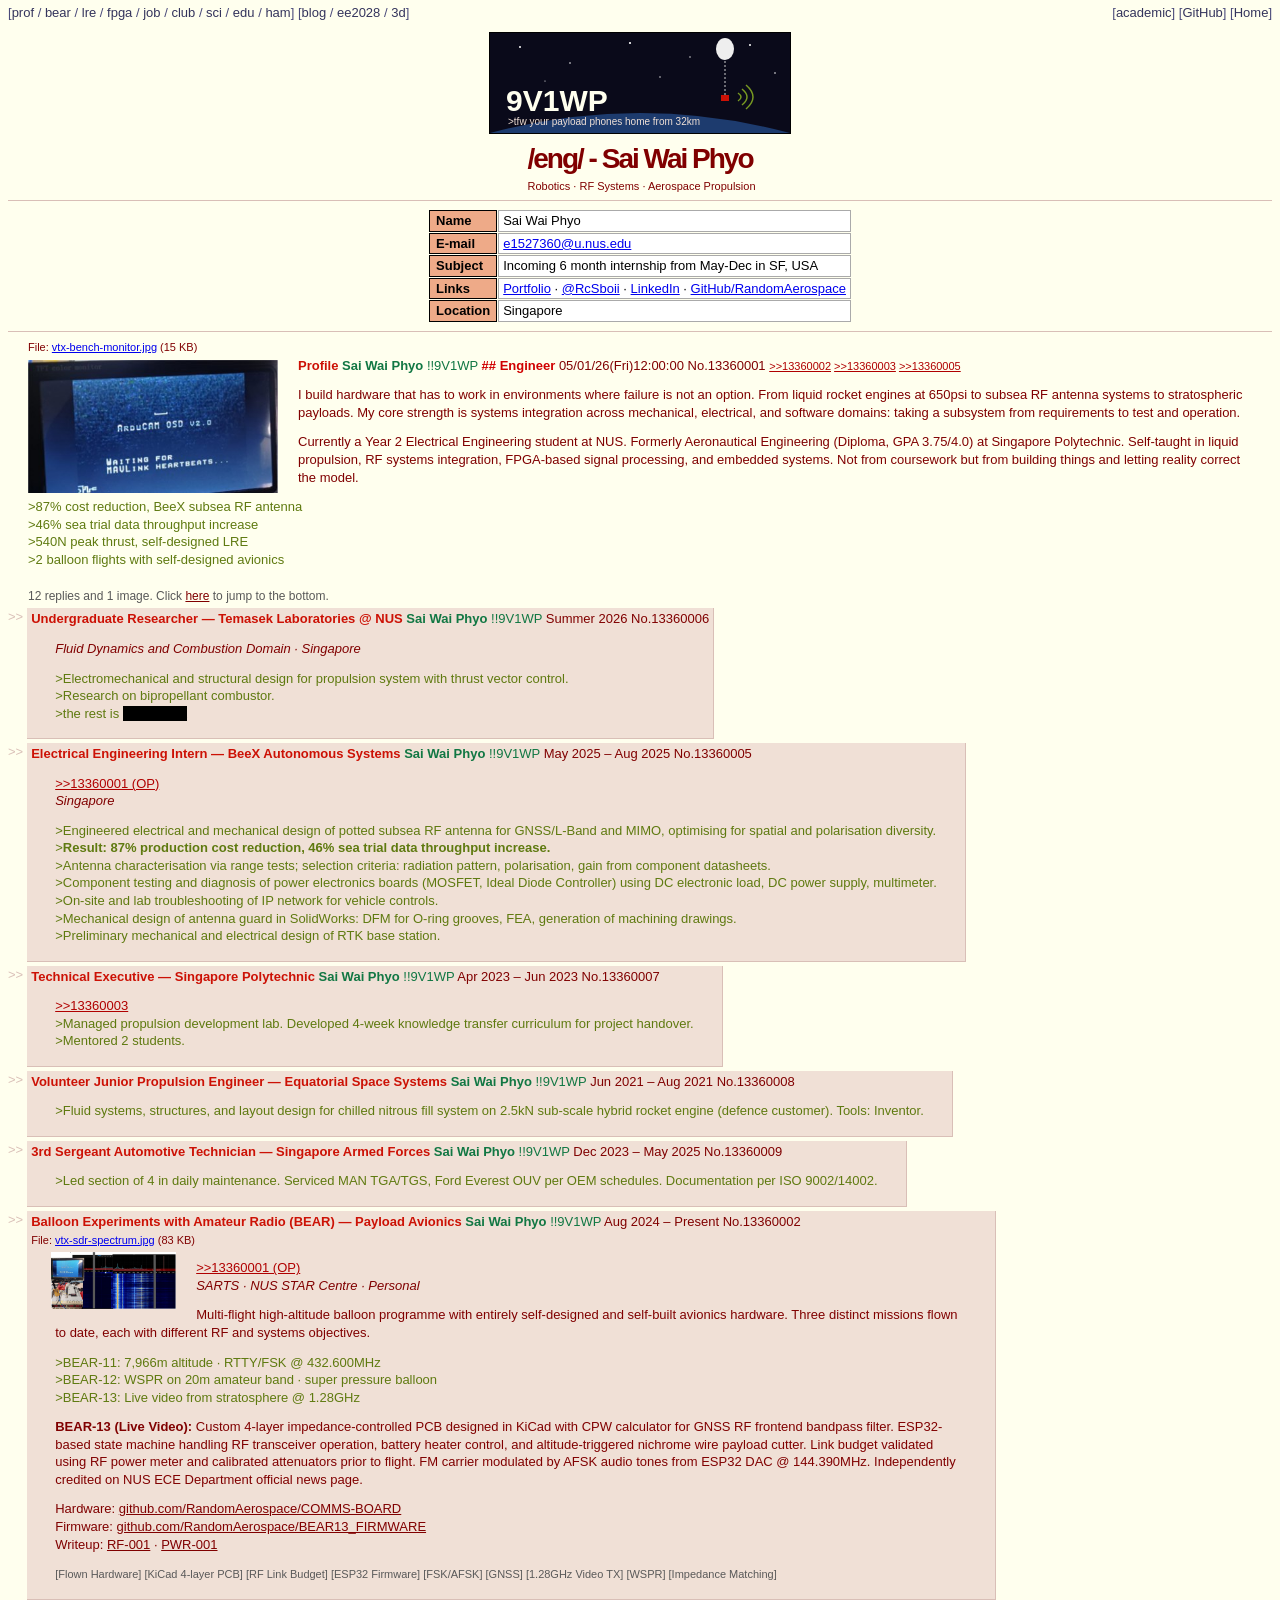
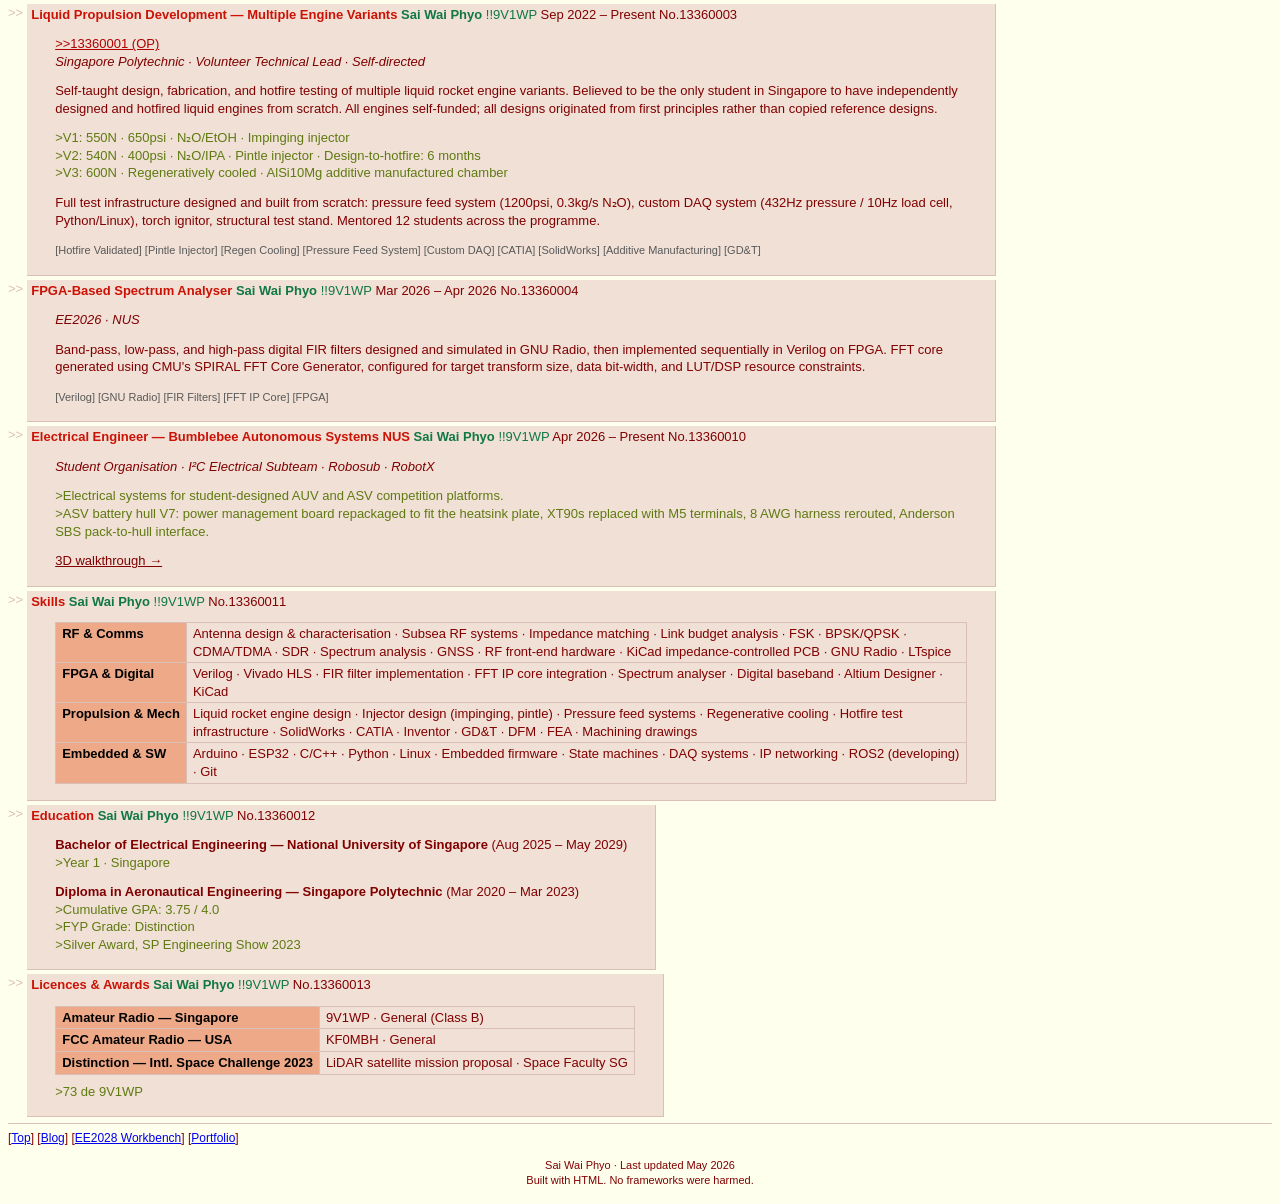
<file: eng/index.html>
<!doctype html>
<html lang="en">
<head>
<meta charset="utf-8">
<title>/eng/ - Sai Wai Phyo</title>
<meta name="viewport" content="width=device-width, initial-scale=1.0">
<meta name="description" content="Sai Wai Phyo — Emerging Engineer. Propulsion, RF systems, aerospace.">
</head>
<body>
<style>
body{margin:0;background:#ffffee}
a{color:#800000}a:hover{color:#b00000}
</style>
<div style="box-sizing: border-box; min-height: 100vh; padding: 4px 8px 16px; background: #ffffee; color: #800000; font-family: arial, helvetica, sans-serif; font-size: 13px; line-height: 1.35">

<nav aria-label="Sections" style="display: flex; justify-content: space-between; flex-wrap: wrap; gap: 4px; font-size: 13px; color: #4a4a7a; font-family: arial, helvetica, sans-serif">
<span>[<a href="#p1" style="color: #34345c; text-decoration: none">prof</a> / <a href="#p2" style="color: #34345c; text-decoration: none">bear</a> / <a href="#p3" style="color: #34345c; text-decoration: none">lre</a> / <a href="#p4" style="color: #34345c; text-decoration: none">fpga</a> / <a href="#p5" style="color: #34345c; text-decoration: none">job</a> / <a href="#p10" style="color: #34345c; text-decoration: none">club</a> / <a href="#p11" style="color: #34345c; text-decoration: none">sci</a> / <a href="#p12" style="color: #34345c; text-decoration: none">edu</a> / <a href="#p13" style="color: #34345c; text-decoration: none">ham</a>] [<a href="../blog/" style="color: #34345c; text-decoration: none">blog</a> / <a href="../ee2028/" style="color: #34345c; text-decoration: none">ee2028</a> / <a href="../battery-hull-v7-walkthrough.html" style="color: #34345c; text-decoration: none">3d</a>]</span>
<span>[<a href="../" onclick="try{localStorage.setItem('theme','academic')}catch(e){}" style="color: #34345c; text-decoration: none" title="Switch to the plain version">academic</a>] [<a href="https://github.com/RandomAerospace" style="color: #34345c; text-decoration: none">GitHub</a>] [<a href="../" style="color: #34345c; text-decoration: none">Home</a>]</span>
</nav>

<header style="text-align: center; margin: 10px 0 4px">
<svg viewBox="0 0 300 100" width="300" height="100" role="img" aria-label="Banner: 9V1WP" style="display: block; margin: 0 auto 6px; max-width: 100%; height: auto; border: 1px solid #000">
<rect width="300" height="100" fill="#0a0a1a"></rect>
<g fill="#fff"><circle cx="30" cy="14" r="1"></circle><circle cx="80" cy="30" r=".8"></circle><circle cx="140" cy="10" r="1.1"></circle><circle cx="200" cy="24" r=".7"></circle><circle cx="260" cy="12" r="1"></circle><circle cx="285" cy="40" r=".8"></circle><circle cx="55" cy="48" r=".6"></circle><circle cx="170" cy="44" r=".7"></circle></g>
<path d="M0 100 Q150 60 300 100Z" fill="#1d3b6e"></path>
<line x1="235" y1="20" x2="235" y2="62" stroke="#ccc" stroke-width="1" stroke-dasharray="2 2"></line>
<ellipse cx="235" cy="16" rx="9" ry="11" fill="#eee"></ellipse>
<rect x="231" y="62" width="8" height="6" fill="#cc1105"></rect>
<g fill="none" stroke="#789922" stroke-width="1.5"><path d="M248 60 q6 4 0 8"></path><path d="M252 56 q10 8 0 16"></path><path d="M256 52 q14 12 0 24"></path></g>
<text x="16" y="78" fill="#ffffee" font-family="Tahoma, sans-serif" font-size="30" font-weight="bold">9V1WP</text>
<text x="18" y="92" fill="#f0e0d6" font-family="arial, sans-serif" font-size="10">&gt;tfw your payload phones home from 32km</text>
</svg>
<h1 style="font-family: Tahoma, sans-serif; font-size: 28px; font-weight: bold; letter-spacing: -2px; margin: 4px 0 0; color: #800000">/eng/ - Sai Wai Phyo</h1>
<p style="font-size: 11px; margin: 2px 0 0">&nbsp;Robotics · RF Systems · Aerospace Propulsion</p>
</header>

<hr style="border: none; border-top: 1px solid #d9bfb7; margin: 6px 0">

<table style="margin: 8px auto; border-spacing: 1px; max-width: 100%">
<tr><th scope="row" style="background: #eeaa88; border: 1px solid #000; color: #000; padding: 1px 6px; text-align: left; white-space: nowrap; vertical-align: top">Name</th><td style="background: #fff; border: 1px solid #aaa; color: #000; padding: 1px 4px">Sai Wai Phyo</td></tr>
<tr><th scope="row" style="background: #eeaa88; border: 1px solid #000; color: #000; padding: 1px 6px; text-align: left; white-space: nowrap; vertical-align: top">E-mail</th><td style="background: #fff; border: 1px solid #aaa; color: #000; padding: 1px 4px"><a href="mailto:e1527360@u.nus.edu" style="color: #0000ee">e1527360@u.nus.edu</a></td></tr>
<tr><th scope="row" style="background: #eeaa88; border: 1px solid #000; color: #000; padding: 1px 6px; text-align: left; white-space: nowrap; vertical-align: top">Subject</th><td style="background: #fff; border: 1px solid #aaa; color: #000; padding: 1px 4px">Incoming 6 month internship from May-Dec in SF, USA</td></tr>
<tr><th scope="row" style="background: #eeaa88; border: 1px solid #000; color: #000; padding: 1px 6px; text-align: left; white-space: nowrap; vertical-align: top">Links</th><td style="background: #fff; border: 1px solid #aaa; color: #000; padding: 1px 4px"><a href="https://drive.google.com/file/d/1zwjKW01_G8EqG-WdmPTag42tZ5hW-RcL/view?usp=sharing" style="color: #0000ee">Portfolio</a> · <a href="https://twitter.com/RcSboii" style="color: #0000ee">@RcSboii</a> · <a href="https://linkedin.com/in/saiwaiphyord180" style="color: #0000ee">LinkedIn</a> · <a href="https://github.com/RandomAerospace" style="color: #0000ee">GitHub/RandomAerospace</a></td></tr>
<tr><th scope="row" style="background: #eeaa88; border: 1px solid #000; color: #000; padding: 1px 6px; text-align: left; white-space: nowrap; vertical-align: top">Location</th><td style="background: #fff; border: 1px solid #aaa; color: #000; padding: 1px 4px">Singapore</td></tr>
</table>

<ul style="max-width: 480px; margin: 0 auto; font-size: 11px; padding-left: 18px">



</ul>



<hr style="border: none; border-top: 1px solid #d9bfb7; margin: 6px 0">

<main>

<article id="p1" style="display: flow-root; margin: 4px 0 8px">
<div style="font-size: 11px; margin: 2px 0 2px 20px">File: <a href="../blog/rf-001-bear13-comms-board/vtx-bench-monitor.jpg" style="color: #0000ee">vtx-bench-monitor.jpg</a> (15 KB)</div>
<img src="../blog/rf-001-bear13-comms-board/vtx-bench-monitor.jpg" alt="BEAR-13 video transmitter on the bench" style="float: left; margin: 3px 20px 5px; max-width: min(250px, 45%)">
<div><span style="color: #cc1105; font-weight: bold">Profile</span> <span style="color: #117743; font-weight: bold">Sai Wai Phyo</span> <span style="color: #117743">!!9V1WP</span> <span style="color: #d00000; font-weight: bold">## Engineer</span> <span style="white-space: nowrap">05/01/26(Fri)12:00:00</span> No.13360001 <span style="font-size: 11px"><a href="#p2" style="color: #b00000">&gt;&gt;13360002</a> <a href="#p3" style="color: #b00000">&gt;&gt;13360003</a> <a href="#p5" style="color: #b00000">&gt;&gt;13360005</a></span></div>
<blockquote style="margin: 12px 20px; overflow-wrap: anywhere">
<p style="margin: 0 0 12px">I build hardware that has to work in environments where failure is not an option. From liquid rocket engines at 650psi to subsea RF antenna systems to stratospheric payloads. My core strength is systems integration across mechanical, electrical, and software domains: taking a subsystem from requirements to test and operation.</p>
<p style="margin: 0 0 12px">Currently a Year 2 Electrical Engineering student at NUS. Formerly Aeronautical Engineering (Diploma, GPA 3.75/4.0) at Singapore Polytechnic. Self-taught in liquid propulsion, RF systems integration, FPGA-based signal processing, and embedded systems. Not from coursework but from building things and letting reality correct the model.</p>
<span style="color: #5f7a10; display: block">&gt;87% cost reduction, BeeX subsea RF antenna</span>
<span style="color: #5f7a10; display: block">&gt;46% sea trial data throughput increase</span>
<span style="color: #5f7a10; display: block">&gt;540N peak thrust, self-designed LRE</span>
<span style="color: #5f7a10; display: block">&gt;2 balloon flights with self-designed avionics</span>
</blockquote>
</article>

<p style="color: #595959; margin: 0 0 4px 20px; font-size: 12px">12 replies and 1 image. Click <a href="#p13">here</a> to jump to the bottom.</p>



<article id="p6" style="display: flex; gap: 4px; margin: 4px 0">
<span aria-hidden="true" style="color: #d9bfb7; flex: none">&gt;&gt;</span>
<div style="display: flow-root; min-width: 0; max-width: 960px; background: #f0e0d6; border-right: 1px solid #d9bfb7; border-bottom: 1px solid #d9bfb7; padding: 2px 4px 4px">
<div><span style="color: #cc1105; font-weight: bold">Undergraduate Researcher — Temasek Laboratories @ NUS</span> <span style="color: #117743; font-weight: bold">Sai Wai Phyo</span> <span style="color: #117743">!!9V1WP</span> <span style="white-space: nowrap">Summer 2026</span> No.13360006</div>
<blockquote style="margin: 12px 24px; overflow-wrap: anywhere"><i style="display: block; margin-bottom: 12px">Fluid Dynamics and Combustion Domain · Singapore&nbsp;</i><span style="color: rgb(95, 122, 16); display: block">&gt;Electromechanical and structural design for propulsion system with thrust vector control.<br>&gt;Research on bipropellant combustor.</span><span style="color: rgb(95, 122, 16); display: block">&gt;the rest is <span style="background: rgb(0, 0, 0); color: rgb(0, 0, 0)">under NDA</span></span></blockquote>
</div>
</article><article id="p5" style="display: flex; gap: 4px; margin: 4px 0">
<span aria-hidden="true" style="color: #d9bfb7; flex: none">&gt;&gt;</span>
<div style="display: flow-root; min-width: 0; max-width: 960px; background: #f0e0d6; border-right: 1px solid #d9bfb7; border-bottom: 1px solid #d9bfb7; padding: 2px 4px 4px">
<div><span style="color: #cc1105; font-weight: bold">Electrical Engineering Intern — BeeX Autonomous Systems</span> <span style="color: #117743; font-weight: bold">Sai Wai Phyo</span> <span style="color: #117743">!!9V1WP</span> <span style="white-space: nowrap">May 2025 – Aug 2025</span> No.13360005</div>
<blockquote style="margin: 12px 24px; overflow-wrap: anywhere">
<a href="#p1" style="color: #b00000; display: block">&gt;&gt;13360001 (OP)</a>
<i style="display: block; margin-bottom: 12px">Singapore</i>
<span style="color: #5f7a10; display: block">&gt;Engineered electrical and mechanical design of potted subsea RF antenna for GNSS/L-Band and MIMO, optimising for spatial and polarisation diversity.</span>
<span style="color: #5f7a10; display: block">&gt;<b>Result: 87% production cost reduction, 46% sea trial data throughput increase.</b></span>
<span style="color: #5f7a10; display: block">&gt;Antenna characterisation via range tests; selection criteria: radiation pattern, polarisation, gain from component datasheets.</span>
<span style="color: #5f7a10; display: block">&gt;Component testing and diagnosis of power electronics boards (MOSFET, Ideal Diode Controller) using DC electronic load, DC power supply, multimeter.</span>
<span style="color: #5f7a10; display: block">&gt;On-site and lab troubleshooting of IP network for vehicle controls.</span>
<span style="color: #5f7a10; display: block">&gt;Mechanical design of antenna guard in SolidWorks: DFM for O-ring grooves, FEA, generation of machining drawings.</span>
<span style="color: #5f7a10; display: block">&gt;Preliminary mechanical and electrical design of RTK base station.</span>
</blockquote>
</div>
</article>

<article id="p7" style="display: flex; gap: 4px; margin: 4px 0">
<span aria-hidden="true" style="color: #d9bfb7; flex: none">&gt;&gt;</span>
<div style="display: flow-root; min-width: 0; max-width: 960px; background: #f0e0d6; border-right: 1px solid #d9bfb7; border-bottom: 1px solid #d9bfb7; padding: 2px 4px 4px">
<div><span style="color: #cc1105; font-weight: bold">Technical Executive — Singapore Polytechnic</span> <span style="color: #117743; font-weight: bold">Sai Wai Phyo</span> <span style="color: #117743">!!9V1WP</span> <span style="white-space: nowrap">Apr 2023 – Jun 2023</span> No.13360007</div>
<blockquote style="margin: 12px 24px; overflow-wrap: anywhere">
<a href="#p3" style="color: #b00000; display: block">&gt;&gt;13360003</a>
<span style="color: #5f7a10; display: block">&gt;Managed propulsion development lab. Developed 4-week knowledge transfer curriculum for project handover.</span>
<span style="color: #5f7a10; display: block">&gt;Mentored 2 students.</span>
</blockquote>
</div>
</article>

<article id="p8" style="display: flex; gap: 4px; margin: 4px 0">
<span aria-hidden="true" style="color: #d9bfb7; flex: none">&gt;&gt;</span>
<div style="display: flow-root; min-width: 0; max-width: 960px; background: #f0e0d6; border-right: 1px solid #d9bfb7; border-bottom: 1px solid #d9bfb7; padding: 2px 4px 4px">
<div><span style="color: #cc1105; font-weight: bold">Volunteer Junior Propulsion Engineer — Equatorial Space Systems</span> <span style="color: #117743; font-weight: bold">Sai Wai Phyo</span> <span style="color: #117743">!!9V1WP</span> <span style="white-space: nowrap">Jun 2021 – Aug 2021</span> No.13360008</div>
<blockquote style="margin: 12px 24px; overflow-wrap: anywhere">
<span style="color: #5f7a10; display: block">&gt;Fluid systems, structures, and layout design for chilled nitrous fill system on 2.5kN sub-scale hybrid rocket engine (defence customer). Tools: Inventor.</span>
</blockquote>
</div>
</article>

<article id="p9" style="display: flex; gap: 4px; margin: 4px 0">
<span aria-hidden="true" style="color: #d9bfb7; flex: none">&gt;&gt;</span>
<div style="display: flow-root; min-width: 0; max-width: 960px; background: #f0e0d6; border-right: 1px solid #d9bfb7; border-bottom: 1px solid #d9bfb7; padding: 2px 4px 4px">
<div><span style="color: #cc1105; font-weight: bold">3rd Sergeant Automotive Technician — Singapore Armed Forces</span> <span style="color: #117743; font-weight: bold">Sai Wai Phyo</span> <span style="color: #117743">!!9V1WP</span> <span style="white-space: nowrap">Dec 2023 – May 2025</span> No.13360009</div>
<blockquote style="margin: 12px 24px; overflow-wrap: anywhere">
<span style="color: #5f7a10; display: block">&gt;Led section of 4 in daily maintenance. Serviced MAN TGA/TGS, Ford Everest OUV per OEM schedules. Documentation per ISO 9002/14002.</span>
</blockquote>
</div>
</article>

<article id="p2" style="display: flex; gap: 4px; margin: 4px 0">
<span aria-hidden="true" style="color: #d9bfb7; flex: none">&gt;&gt;</span>
<div style="display: flow-root; min-width: 0; max-width: 960px; background: #f0e0d6; border-right: 1px solid #d9bfb7; border-bottom: 1px solid #d9bfb7; padding: 2px 4px 4px">
<div><span style="color: #cc1105; font-weight: bold">Balloon Experiments with Amateur Radio (BEAR) — Payload Avionics</span> <span style="color: #117743; font-weight: bold">Sai Wai Phyo</span> <span style="color: #117743">!!9V1WP</span> <span style="white-space: nowrap">Aug 2024 – Present</span> No.13360002</div>
<div style="font-size: 11px; margin: 2px 0">File: <a href="../blog/rf-001-bear13-comms-board/vtx-sdr-spectrum.jpg" style="color: #0000ee">vtx-sdr-spectrum.jpg</a> (83 KB)</div>
<img src="../blog/rf-001-bear13-comms-board/vtx-sdr-spectrum.jpg" alt="SDR spectrum of the BEAR-13 video transmitter" style="float: left; margin: 3px 20px 5px; max-width: min(125px, 35%)">
<blockquote style="margin: 12px 24px; overflow-wrap: anywhere">
<a href="#p1" style="color: #b00000; display: block">&gt;&gt;13360001 (OP)</a>
<i>SARTS · NUS STAR Centre · Personal</i>
<p style="margin: 12px 0">Multi-flight high-altitude balloon programme with entirely self-designed and self-built avionics hardware. Three distinct missions flown to date, each with different RF and systems objectives.</p>
<span style="color: #5f7a10; display: block">&gt;BEAR-11: 7,966m altitude · RTTY/FSK @ 432.600MHz</span>
<span style="color: #5f7a10; display: block">&gt;BEAR-12: WSPR on 20m amateur band · super pressure balloon</span>
<span style="color: #5f7a10; display: block">&gt;BEAR-13: Live video from stratosphere @ 1.28GHz</span>
<p style="margin: 12px 0"><b>BEAR-13 (Live Video):</b> Custom 4-layer impedance-controlled PCB designed in KiCad with CPW calculator for GNSS RF frontend bandpass filter. ESP32-based state machine handling RF transceiver operation, battery heater control, and altitude-triggered nichrome wire payload cutter. Link budget validated using RF power meter and calibrated attenuators prior to flight. FM carrier modulated by AFSK audio tones from ESP32 DAC @ 144.390MHz. Independently credited on NUS ECE Department official news page.</p>
<p style="margin: 0 0 12px">Hardware: <a href="https://github.com/RandomAerospace/COMMS-BOARD">github.com/RandomAerospace/COMMS-BOARD</a><br>Firmware: <a href="https://github.com/RandomAerospace/BEAR13_FIRMWARE">github.com/RandomAerospace/BEAR13_FIRMWARE</a><br>Writeup: <a href="../blog/rf-001-bear13-comms-board/">RF-001</a> · <a href="../blog/pwr-001-bear14-urex-pdb/">PWR-001</a></p>
<span style="font-size: 11px; color: #595959">[Flown Hardware] [KiCad 4-layer PCB] [RF Link Budget] [ESP32 Firmware] [FSK/AFSK] [GNSS] [1.28GHz Video TX] [WSPR] [Impedance Matching]</span>
</blockquote>
</div>
</article>

<article id="p3" style="display: flex; gap: 4px; margin: 4px 0">
<span aria-hidden="true" style="color: #d9bfb7; flex: none">&gt;&gt;</span>
<div style="display: flow-root; min-width: 0; max-width: 960px; background: #f0e0d6; border-right: 1px solid #d9bfb7; border-bottom: 1px solid #d9bfb7; padding: 2px 4px 4px">
<div><span style="color: #cc1105; font-weight: bold">Liquid Propulsion Development — Multiple Engine Variants</span> <span style="color: #117743; font-weight: bold">Sai Wai Phyo</span> <span style="color: #117743">!!9V1WP</span> <span style="white-space: nowrap">Sep 2022 – Present</span> No.13360003</div>
<blockquote style="margin: 12px 24px; overflow-wrap: anywhere">
<a href="#p1" style="color: #b00000; display: block">&gt;&gt;13360001 (OP)</a>
<i>Singapore Polytechnic · Volunteer Technical Lead · Self-directed</i>
<p style="margin: 12px 0">Self-taught design, fabrication, and hotfire testing of multiple liquid rocket engine variants. Believed to be the only student in Singapore to have independently designed and hotfired liquid engines from scratch. All engines self-funded; all designs originated from first principles rather than copied reference designs.</p>
<span style="color: #5f7a10; display: block">&gt;V1: 550N · 650psi · N₂O/EtOH · Impinging injector</span>
<span style="color: #5f7a10; display: block">&gt;V2: 540N · 400psi · N₂O/IPA · Pintle injector · Design-to-hotfire: 6 months</span>
<span style="color: #5f7a10; display: block">&gt;V3: 600N · Regeneratively cooled · AlSi10Mg additive manufactured chamber</span>
<p style="margin: 12px 0">Full test infrastructure designed and built from scratch: pressure feed system (1200psi, 0.3kg/s N₂O), custom DAQ system (432Hz pressure / 10Hz load cell, Python/Linux), torch ignitor, structural test stand. Mentored 12 students across the programme.</p>
<span style="font-size: 11px; color: #595959">[Hotfire Validated] [Pintle Injector] [Regen Cooling] [Pressure Feed System] [Custom DAQ] [CATIA] [SolidWorks] [Additive Manufacturing] [GD&amp;T]</span>
</blockquote>
</div>
</article>

<article id="p4" style="display: flex; gap: 4px; margin: 4px 0">
<span aria-hidden="true" style="color: #d9bfb7; flex: none">&gt;&gt;</span>
<div style="display: flow-root; min-width: 0; max-width: 960px; background: #f0e0d6; border-right: 1px solid #d9bfb7; border-bottom: 1px solid #d9bfb7; padding: 2px 4px 4px">
<div><span style="color: #cc1105; font-weight: bold">FPGA-Based Spectrum Analyser</span> <span style="color: #117743; font-weight: bold">Sai Wai Phyo</span> <span style="color: #117743">!!9V1WP</span> <span style="white-space: nowrap">Mar 2026 – Apr 2026</span> No.13360004</div>
<blockquote style="margin: 12px 24px; overflow-wrap: anywhere">
<i>EE2026 · NUS</i>
<p style="margin: 12px 0">Band-pass, low-pass, and high-pass digital FIR filters designed and simulated in GNU Radio, then implemented sequentially in Verilog on FPGA. FFT core generated using CMU's SPIRAL FFT Core Generator, configured for target transform size, data bit-width, and LUT/DSP resource constraints.</p>
<span style="font-size: 11px; color: #595959">[Verilog] [GNU Radio] [FIR Filters] [FFT IP Core] [FPGA]</span>
</blockquote>
</div>
</article>





<article id="p10" style="display: flex; gap: 4px; margin: 4px 0">
<span aria-hidden="true" style="color: #d9bfb7; flex: none">&gt;&gt;</span>
<div style="display: flow-root; min-width: 0; max-width: 960px; background: #f0e0d6; border-right: 1px solid #d9bfb7; border-bottom: 1px solid #d9bfb7; padding: 2px 4px 4px">
<div><span style="color: #cc1105; font-weight: bold">Electrical Engineer — Bumblebee Autonomous Systems NUS</span> <span style="color: #117743; font-weight: bold">Sai Wai Phyo</span> <span style="color: #117743">!!9V1WP</span> <span style="white-space: nowrap">Apr 2026 – Present</span> No.13360010</div>
<blockquote style="margin: 12px 24px; overflow-wrap: anywhere">
<i style="display: block; margin-bottom: 12px">Student Organisation · I²C Electrical Subteam · Robosub · RobotX</i>
<span style="color: #5f7a10; display: block">&gt;Electrical systems for student-designed AUV and ASV competition platforms.</span>
<span style="color: #5f7a10; display: block">&gt;ASV battery hull V7: power management board repackaged to fit the heatsink plate, XT90s replaced with M5 terminals, 8 AWG harness rerouted, Anderson SBS pack-to-hull interface.</span>
<p style="margin: 12px 0 0"><a href="../battery-hull-v7-walkthrough.html">3D walkthrough →</a></p>
</blockquote>
</div>
</article>

<article id="p11" style="display: flex; gap: 4px; margin: 4px 0">
<span aria-hidden="true" style="color: #d9bfb7; flex: none">&gt;&gt;</span>
<div style="display: flow-root; min-width: 0; max-width: 960px; background: #f0e0d6; border-right: 1px solid #d9bfb7; border-bottom: 1px solid #d9bfb7; padding: 2px 4px 4px">
<div><span style="color: #cc1105; font-weight: bold">Skills</span> <span style="color: #117743; font-weight: bold">Sai Wai Phyo</span> <span style="color: #117743">!!9V1WP</span> No.13360011</div>
<blockquote style="margin: 12px 24px; overflow-x: auto">
<table style="border-collapse: collapse">
<tr><th scope="row" style="background: #eeaa88; color: #000; border: 1px solid #d9bfb7; padding: 2px 6px; text-align: left; vertical-align: top; white-space: nowrap">RF &amp; Comms</th><td style="border: 1px solid #d9bfb7; padding: 2px 6px">Antenna design &amp; characterisation · Subsea RF systems · Impedance matching · Link budget analysis · FSK · BPSK/QPSK · CDMA/TDMA · SDR · Spectrum analysis · GNSS · RF front-end hardware · KiCad impedance-controlled PCB · GNU Radio · LTspice</td></tr>
<tr><th scope="row" style="background: #eeaa88; color: #000; border: 1px solid #d9bfb7; padding: 2px 6px; text-align: left; vertical-align: top; white-space: nowrap">FPGA &amp; Digital</th><td style="border: 1px solid #d9bfb7; padding: 2px 6px">Verilog · Vivado HLS · FIR filter implementation · FFT IP core integration · Spectrum analyser · Digital baseband · Altium Designer · KiCad</td></tr>
<tr><th scope="row" style="background: #eeaa88; color: #000; border: 1px solid #d9bfb7; padding: 2px 6px; text-align: left; vertical-align: top; white-space: nowrap">Propulsion &amp; Mech</th><td style="border: 1px solid #d9bfb7; padding: 2px 6px">Liquid rocket engine design · Injector design (impinging, pintle) · Pressure feed systems · Regenerative cooling · Hotfire test infrastructure · SolidWorks · CATIA · Inventor · GD&amp;T · DFM · FEA · Machining drawings</td></tr>
<tr><th scope="row" style="background: #eeaa88; color: #000; border: 1px solid #d9bfb7; padding: 2px 6px; text-align: left; vertical-align: top; white-space: nowrap">Embedded &amp; SW</th><td style="border: 1px solid #d9bfb7; padding: 2px 6px">Arduino · ESP32 · C/C++ · Python · Linux · Embedded firmware · State machines · DAQ systems · IP networking · ROS2 (developing) · Git</td></tr>
</table>
</blockquote>
</div>
</article>

<article id="p12" style="display: flex; gap: 4px; margin: 4px 0">
<span aria-hidden="true" style="color: #d9bfb7; flex: none">&gt;&gt;</span>
<div style="display: flow-root; min-width: 0; max-width: 960px; background: #f0e0d6; border-right: 1px solid #d9bfb7; border-bottom: 1px solid #d9bfb7; padding: 2px 4px 4px">
<div><span style="color: #cc1105; font-weight: bold">Education</span> <span style="color: #117743; font-weight: bold">Sai Wai Phyo</span> <span style="color: #117743">!!9V1WP</span> No.13360012</div>
<blockquote style="margin: 12px 24px; overflow-wrap: anywhere">
<b>Bachelor of Electrical Engineering — National University of Singapore</b> (Aug 2025 – May 2029)
<span style="color: #5f7a10; display: block; margin-bottom: 12px">&gt;Year 1 · Singapore</span>
<b>Diploma in Aeronautical Engineering — Singapore Polytechnic</b> (Mar 2020 – Mar 2023)
<span style="color: #5f7a10; display: block">&gt;Cumulative GPA: 3.75 / 4.0</span>
<span style="color: #5f7a10; display: block">&gt;FYP Grade: Distinction</span>
<span style="color: #5f7a10; display: block">&gt;Silver Award, SP Engineering Show 2023</span>
</blockquote>
</div>
</article>

<article id="p13" style="display: flex; gap: 4px; margin: 4px 0">
<span aria-hidden="true" style="color: #d9bfb7; flex: none">&gt;&gt;</span>
<div style="display: flow-root; min-width: 0; max-width: 960px; background: #f0e0d6; border-right: 1px solid #d9bfb7; border-bottom: 1px solid #d9bfb7; padding: 2px 4px 4px">
<div><span style="color: #cc1105; font-weight: bold">Licences &amp; Awards</span> <span style="color: #117743; font-weight: bold">Sai Wai Phyo</span> <span style="color: #117743">!!9V1WP</span> No.13360013</div>
<blockquote style="margin: 12px 24px; overflow-x: auto">
<table style="border-collapse: collapse">
<tr><th scope="row" style="background: #eeaa88; color: #000; border: 1px solid #d9bfb7; padding: 2px 6px; text-align: left; vertical-align: top">Amateur Radio — Singapore</th><td style="border: 1px solid #d9bfb7; padding: 2px 6px">9V1WP · General (Class B)</td></tr>
<tr><th scope="row" style="background: #eeaa88; color: #000; border: 1px solid #d9bfb7; padding: 2px 6px; text-align: left; vertical-align: top">FCC Amateur Radio — USA</th><td style="border: 1px solid #d9bfb7; padding: 2px 6px">KF0MBH · General</td></tr>
<tr><th scope="row" style="background: #eeaa88; color: #000; border: 1px solid #d9bfb7; padding: 2px 6px; text-align: left; vertical-align: top">Distinction — Intl. Space Challenge 2023</th><td style="border: 1px solid #d9bfb7; padding: 2px 6px">LiDAR satellite mission proposal · Space Faculty SG</td></tr>
</table>
<span style="color: #5f7a10; display: block; margin-top: 8px">&gt;73 de 9V1WP</span>
</blockquote>
</div>
</article>

</main>

<hr style="border: none; border-top: 1px solid #d9bfb7; margin: 6px 0">

<p style="font-size: 12px; margin: 6px 0">[<a href="#p1" style="color: #0000ee">Top</a>] [<a href="../blog/" style="color: #0000ee">Blog</a>] [<a href="../ee2028/" style="color: #0000ee">EE2028 Workbench</a>] [<a href="https://drive.google.com/file/d/1zwjKW01_G8EqG-WdmPTag42tZ5hW-RcL/view?usp=sharing" style="color: #0000ee">Portfolio</a>]</p>

<footer style="text-align: center; font-size: 11px; margin-top: 12px">Sai Wai Phyo · Last updated May 2026<br>Built with HTML. No frameworks were harmed.</footer>

</div>
</body>
</html>
</file>
<file: blog/blog.css>
/* Engineering Notes — drawing-sheet layout with margin sidenotes.
   Matches the homepage: black rules, white paper, one red accent. */
:root {
  --ink: #111111;
  --paper: #ffffff;
  --muted: #5c5c5c;
  --body2: #3a3a3a;
  --rule: #111111;
  --rule-light: #dddddd;
  --fill: #f4f4f4;
  --accent: #cc0000;
  --serif: "Source Serif 4", Georgia, "Times New Roman", serif;
  --mono: "IBM Plex Mono", "Courier New", monospace;
  --note-w: 220px;
  --note-gap: 40px;
  color-scheme: light;
}

* { box-sizing: border-box; }
html { -webkit-text-size-adjust: 100%; }
body {
  margin: 0;
  background: var(--paper);
  color: var(--ink);
  font-family: var(--serif);
  font-size: 17px;
  line-height: 1.6;
}
a { color: var(--ink); text-underline-offset: 2px; }
a:hover { color: var(--accent); }
img, svg { max-width: 100%; height: auto; display: block; }
code { font-family: var(--mono); font-size: 0.88em; }

.wrap { max-width: 1000px; margin: 0 auto; padding-left: max(16px, env(safe-area-inset-left)); padding-right: max(16px, env(safe-area-inset-right)); }
@media (min-width: 640px) { .wrap { padding-left: 24px; padding-right: 24px; } }

/* ---- site chrome ---- */
.site-head { border-bottom: 2px solid var(--rule); }
.site-head .wrap { display: flex; flex-wrap: wrap; justify-content: space-between; align-items: baseline; gap: 8px 24px; padding-top: 18px; padding-bottom: 18px; font-family: var(--mono); font-size: 13px; }
.site-head .brand { text-decoration: none; font-weight: 600; letter-spacing: 0.04em; }
.site-head nav { display: flex; flex-wrap: wrap; gap: 4px 20px; }
.site-foot { border-top: 2px solid var(--rule); margin-top: 64px; }
.site-foot .wrap { display: flex; flex-wrap: wrap; gap: 6px 20px; justify-content: space-between; padding-top: 16px; padding-bottom: 16px; font-family: var(--mono); font-size: 12px; color: var(--muted); }
.site-foot a { color: var(--muted); }

.crumbs { font-family: var(--mono); font-size: 12px; color: var(--muted); margin: 32px 0 16px; }
.crumbs a { color: var(--muted); }

/* ---- title block ---- */
.title-block { border: 2px solid var(--rule); }
.title-block .head { padding: 20px 20px 18px; border-bottom: 1px solid var(--rule); }
.title-block h1 { margin: 0; font-size: clamp(28px, 4.2vw, 38px); line-height: 1.15; font-weight: 600; text-wrap: balance; }
.title-block .sub { margin: 10px 0 0; color: var(--body2); font-style: italic; }
.title-block .authors { margin: 12px 0 0; font-size: 15px; color: var(--body2); }
.tb-cells { display: grid; grid-template-columns: repeat(4, minmax(0, 1fr)); font-family: var(--mono); margin: 0 -1px -1px 0; }
.tb-cells > div { padding: 8px 12px; border-right: 1px solid var(--rule); border-bottom: 1px solid var(--rule); }
.tb-cells dt { font-size: 11px; letter-spacing: 0.08em; color: var(--muted); }
.tb-cells dd { margin: 0; font-size: 15px; font-weight: 600; }
.badge { display: inline-block; padding: 0 6px; font-family: var(--mono); font-weight: 600; font-size: 13px; line-height: 1.6; }
.badge.solid { background: var(--ink); color: var(--paper); }
.badge.red { border: 1.5px solid var(--accent); color: var(--accent); }
.badge.plain { border: 1.5px solid var(--muted); color: #4a4a4a; }

.sheet-index { margin-top: 14px; display: flex; flex-wrap: wrap; gap: 4px 18px; font-family: var(--mono); font-size: 13px; }
.sheet-index .lbl { color: var(--muted); }
.tags { margin-top: 10px; display: flex; flex-wrap: wrap; gap: 6px; font-family: var(--mono); font-size: 12px; }
.tags a, .tags span { border: 1px solid var(--rule); padding: 1px 7px; text-decoration: none; }

/* key-figures strip */
.keyfigs { margin: 28px 0 0; display: grid; grid-template-columns: repeat(auto-fit, minmax(150px, 1fr)); border-top: 2px solid var(--rule); border-left: 1px solid var(--rule); }
.keyfigs > div { padding: 10px 12px; border-right: 1px solid var(--rule); border-bottom: 1px solid var(--rule); }
.keyfigs .v { font-family: var(--mono); font-size: 20px; font-weight: 600; line-height: 1.3; }
.keyfigs .k { font-family: var(--mono); font-size: 11px; letter-spacing: 0.06em; color: var(--muted); }

/* ---- prose and sidenotes ---- */
.prose { margin-top: 8px; }
.prose > p, .prose > ul, .prose > ol, .prose > h3, .prose > .lede { max-width: calc(100% - var(--note-w) - var(--note-gap)); }
.prose p { margin: 0 0 18px; }
.prose ul, .prose ol { margin: 0 0 18px; padding-left: 26px; }
.prose li { margin-bottom: 6px; }
.lede { font-size: 18px; color: var(--body2); }
.prose h2 { margin: 52px 0 16px; font-size: 25px; line-height: 1.25; font-weight: 600; display: flex; gap: 14px; align-items: baseline; border-bottom: 1px solid var(--rule); padding-bottom: 6px; scroll-margin-top: 16px; }
.prose h2 .no { font-family: var(--mono); font-size: 16px; color: var(--accent); min-width: 1.4em; }
.prose h3 { margin: 30px 0 10px; font-size: 19px; font-weight: 600; }
.prose h3 .no { font-family: var(--mono); font-size: 14px; color: var(--muted); margin-right: 10px; font-weight: 500; }

.note-row { display: grid; grid-template-columns: minmax(0, 1fr) var(--note-w); column-gap: var(--note-gap); align-items: start; margin-bottom: 18px; }
.note-row > p, .note-row > ul, .note-row > ol { margin: 0; }
.sn { font-size: 14px; line-height: 1.5; color: #4a4a4a; border-top: 1px solid var(--rule); padding-top: 6px; }
.sn .n { font-family: var(--mono); color: var(--accent); margin-right: 6px; }
sup.sn-ref { font-family: var(--mono); font-size: 12px; line-height: 0; }
sup.sn-ref a { color: var(--accent); text-decoration: none; }
.cite { font-family: var(--mono); font-size: 0.82em; white-space: nowrap; }
.cite a { text-decoration: none; color: var(--accent); }

@media (max-width: 760px) {
  .prose > p, .prose > ul, .prose > ol, .prose > h3, .prose > .lede { max-width: none; }
  .note-row { grid-template-columns: minmax(0, 1fr); row-gap: 10px; }
  .sn { margin-left: 16px; }
}

/* ---- equations ---- */
.eq { margin: 6px 0 24px; padding: 4px 0; border-top: 1px solid var(--rule-light); border-bottom: 1px solid var(--rule-light); overflow-x: auto; overflow-y: hidden; }
.eq .katex-display { margin: 0.6em 0; }

/* ---- figures ---- */
.fig { margin: 28px 0 34px; scroll-margin-top: 16px; }
.fig > a, .sub > a { display: block; }
.fig img { margin: 0 auto; }
.fig .frame img, .fig .narrow img, .fig .xnarrow img { width: 100%; }
@media (max-width: 560px) { .tb-cells { grid-template-columns: repeat(2, minmax(0, 1fr)); } }
.fig .frame { border: 1px solid var(--rule); padding: 12px; background: var(--paper); }
.fig .narrow { max-width: 640px; margin: 0 auto; }
.fig .xnarrow { max-width: 420px; margin: 0 auto; }
.fig-grid { display: grid; grid-template-columns: repeat(auto-fit, minmax(var(--min, 220px), 1fr)); gap: 14px; align-items: end; }
.fig-grid .sub { margin: 0; min-width: 0; }
.fig-grid img { width: 100%; height: var(--h, 300px); object-fit: contain; background: var(--fill); }
.fig-grid img.plot { background: transparent; }
.sub figcaption { font-size: 13px; color: #4a4a4a; margin-top: 6px; }
.sub figcaption b { font-family: var(--mono); font-weight: 600; color: var(--ink); }
.fig > figcaption { margin-top: 12px; font-size: 14px; color: var(--body2); max-width: 760px; }
.fig > figcaption .lbl { font-family: var(--mono); font-weight: 600; color: var(--ink); margin-right: 4px; }
.fig .hint { font-family: var(--mono); font-size: 11px; color: var(--muted); margin-top: 4px; }

/* ---- tables ---- */
.tbl { margin: 24px 0 30px; scroll-margin-top: 16px; }
.tbl .cap { font-size: 14px; color: var(--body2); margin-bottom: 8px; }
.tbl .cap .lbl { font-family: var(--mono); font-weight: 600; color: var(--ink); margin-right: 4px; }
.tbl .scroll { overflow-x: auto; border-top: 2px solid var(--rule); border-bottom: 2px solid var(--rule); }
.tbl table { border-collapse: collapse; width: 100%; font-size: 15px; line-height: 1.45; }
.tbl th { font-family: var(--mono); font-size: 12px; letter-spacing: 0.04em; font-weight: 600; text-align: left; padding: 8px 10px; border-bottom: 1px solid var(--rule); vertical-align: bottom; }
.tbl td { padding: 7px 10px; border-bottom: 1px solid var(--rule-light); vertical-align: top; }
.tbl tr:last-child td { border-bottom: 0; }
.tbl td.m, .tbl th.m { font-family: var(--mono); font-size: 13px; }
.tbl td.r, .tbl th.r { text-align: right; white-space: nowrap; }
.tbl td.id { font-family: var(--mono); font-size: 13px; font-weight: 600; white-space: nowrap; }

/* ---- downloads, refs, revisions, series ---- */
.refs { font-size: 15px; padding-left: 0; list-style: none; max-width: calc(100% - var(--note-w) - var(--note-gap)); }
.refs a { overflow-wrap: anywhere; }
.refs li { display: grid; grid-template-columns: 3em minmax(0, 1fr); margin-bottom: 8px; scroll-margin-top: 16px; }
.refs .k { font-family: var(--mono); font-size: 13px; color: var(--accent); }
.refs li:target { background: #fff3f3; }
@media (max-width: 760px) { .refs { max-width: none; } }

.series { margin-top: 52px; border: 2px solid var(--rule); display: flex; flex-wrap: wrap; font-family: var(--mono); font-size: 13px; }
.series > * { flex: 1 1 260px; padding: 14px 16px; text-decoration: none; }
.series > * + * { border-left: 1px solid var(--rule); text-align: right; }
.series .k { font-size: 11px; color: var(--muted); letter-spacing: 0.08em; }
.series .t { font-size: 15px; margin-top: 2px; }
@media (max-width: 600px) { .series > * + * { border-left: 0; border-top: 1px solid var(--rule); } }

/* ---- register (blog index) ---- */
.register { border: 2px solid var(--rule); overflow-x: auto; margin-top: 24px; }
.register table { border-collapse: collapse; width: 100%; min-width: 720px; font-family: var(--mono); font-size: 13px; }
.register caption { caption-side: top; text-align: left; padding: 8px 12px; border-bottom: 1px solid var(--rule); font-size: 11px; letter-spacing: 0.08em; color: var(--muted); }
.register th { text-align: left; padding: 8px 12px; border-bottom: 2px solid var(--rule); font-weight: 600; }
.register td { padding: 12px; border-bottom: 1px solid var(--rule-light); vertical-align: top; }
.register td.title { font-family: var(--serif); font-size: 17px; line-height: 1.35; }
.register td.title a { text-decoration: none; font-weight: 600; }
.register td.title .meta { font-family: var(--mono); font-size: 12px; color: var(--muted); margin-top: 4px; }

@media print {
  .site-head nav, .sheet-index, .series { display: none; }
  .fig, .tbl { break-inside: avoid; }
}

/* ---- provenance / source note ---- */
.provenance { margin-top: 18px; border: 1px solid var(--rule); padding: 12px 14px; font-size: 15px; line-height: 1.55; display: grid; grid-template-columns: auto minmax(0, 1fr); gap: 4px 14px; }
.provenance .lbl { font-family: var(--mono); font-size: 11px; letter-spacing: 0.08em; color: var(--accent); font-weight: 600; padding-top: 3px; }
.provenance p { margin: 0; }
@media (max-width: 560px) { .provenance { grid-template-columns: minmax(0, 1fr); } }
</file>
